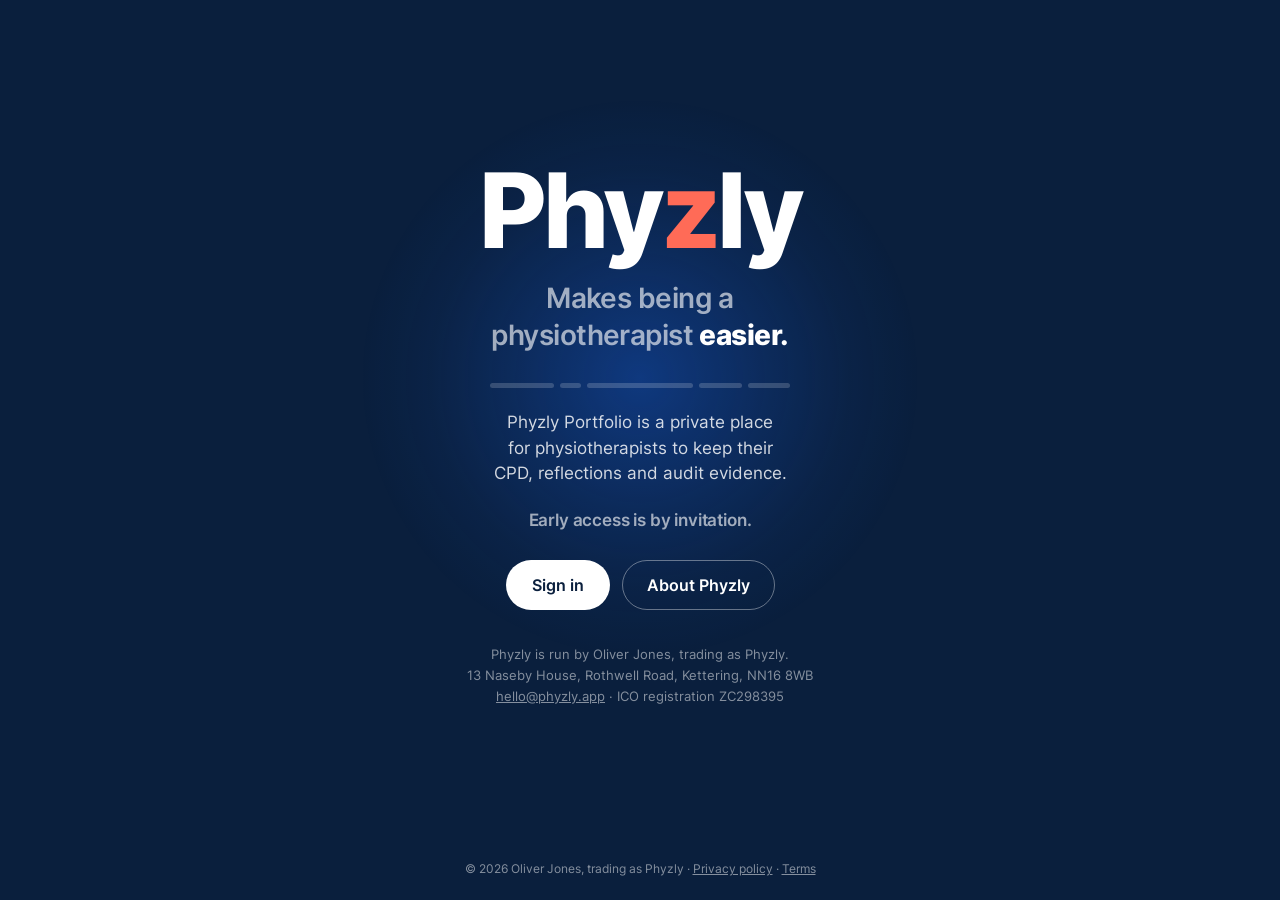
<file: index.html>
<!doctype html>
<html lang="en-GB">
<head>
<meta charset="utf-8">
<meta name="viewport" content="width=device-width, initial-scale=1, viewport-fit=cover">
<title>Phyzly</title>
<meta name="description" content="Phyzly makes being a physiotherapist easier. Early access is by invitation.">
<meta name="robots" content="noindex, nofollow">
<meta name="theme-color" content="#0A1F3D">
<link rel="icon" href="/favicon.svg" type="image/svg+xml">
<link rel="apple-touch-icon" href="/apple-touch-icon.png">
<link rel="stylesheet" href="/site.css">
</head>
<body>
<div class="glow" aria-hidden="true"></div>
<main>
  <h1 class="wm">Phy<span>z</span>ly</h1>
  <p class="strap">Makes being a physiotherapist <b>easier.</b></p>
  <div class="bar" aria-hidden="true"><span><i></i></span><span><i></i></span><span><i></i></span><span><i></i></span><span><i></i></span></div>
  <p class="lead">Phyzly Portfolio is a private place for physiotherapists to keep their CPD, reflections and audit evidence.</p>
  <p class="line">Early access is by invitation.</p>
  <div class="ctas"><a class="cta" href="/portfolio/">Sign in</a><a class="cta2" href="/about.html">About Phyzly</a></div>
  <p class="who">Phyzly is run by Oliver Jones, trading as Phyzly.<br><!-- ADDR -->13 Naseby House, Rothwell Road, Kettering, NN16 8WB<br><a href="mailto:hello@phyzly.app">hello@phyzly.app</a> · ICO registration ZC298395</p>
</main>
<footer>© 2026 Oliver Jones, trading as Phyzly · <a href="/privacy.html">Privacy policy</a> · <a href="/terms.html">Terms</a></footer>
</body>
</html>
</file>
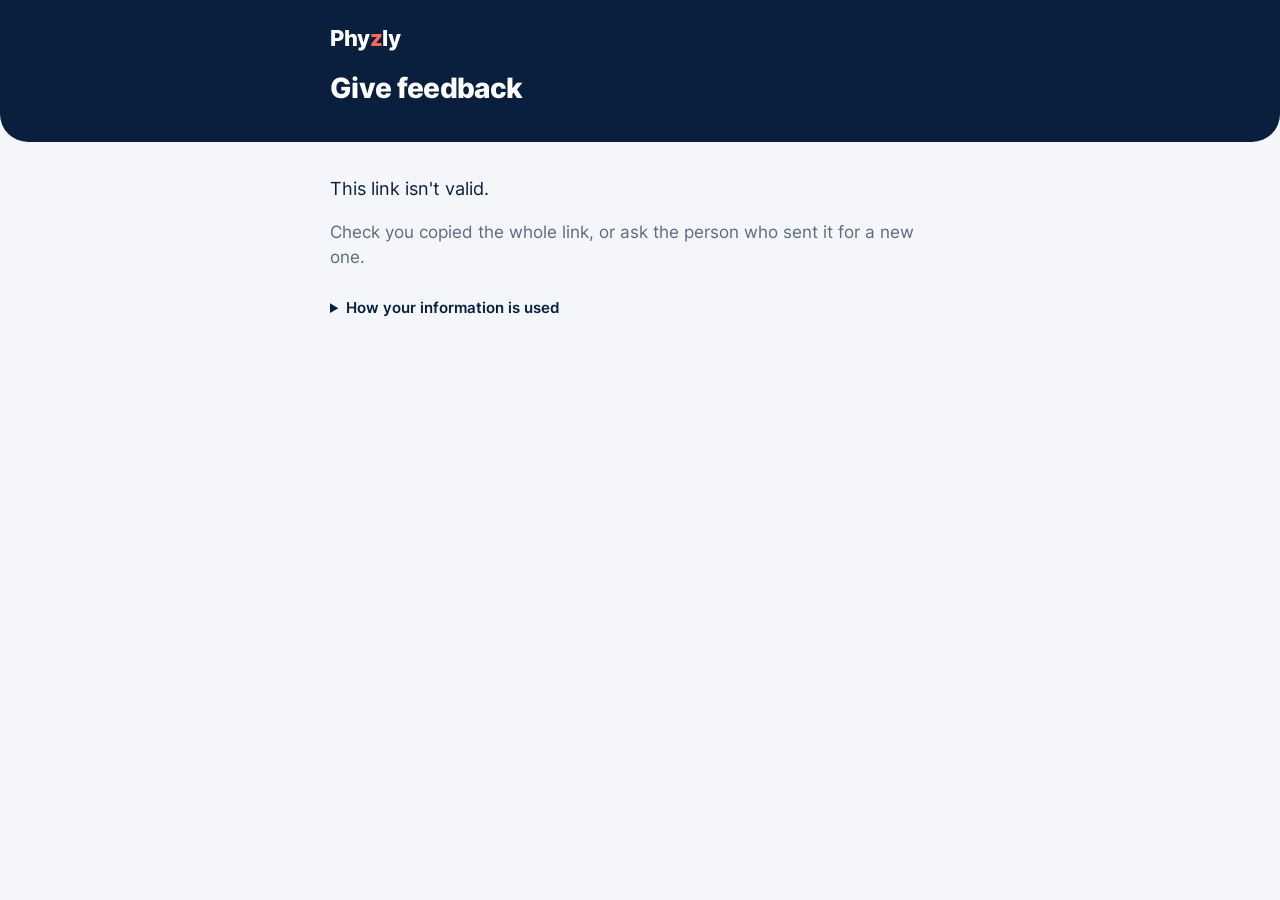
<file: feedback/index.html>
<!doctype html>
<html lang="en-GB">
<head>
<meta charset="utf-8">
<meta name="viewport" content="width=device-width, initial-scale=1, viewport-fit=cover">
<title>Give feedback · Phyzly</title>
<meta name="robots" content="noindex, nofollow">
<meta name="referrer" content="no-referrer">
<meta http-equiv="Content-Security-Policy" content="default-src 'none'; script-src 'unsafe-inline'; style-src 'unsafe-inline'; font-src 'self'; img-src 'self'; connect-src https://lrbxghrhxabnqvfgxrad.supabase.co; form-action 'none'; base-uri 'none'">
<meta name="theme-color" content="#0A1F3D">
<link rel="icon" href="/favicon.svg" type="image/svg+xml">
<style>
@font-face{font-family:Inter;font-style:normal;font-weight:400;font-display:swap;src:url(/fonts/inter-latin-400-normal.woff2) format("woff2")}
@font-face{font-family:Inter;font-style:normal;font-weight:600;font-display:swap;src:url(/fonts/inter-latin-600-normal.woff2) format("woff2")}
@font-face{font-family:Inter;font-style:normal;font-weight:800;font-display:swap;src:url(/fonts/inter-latin-800-normal.woff2) format("woff2")}
:root{--navy:#0A1F3D;--coral:#FF6B57;--blue:#1A6BFF;--ink:#0A1F3D;--mute:#5B6B82;--line:#DCE4F0;--bg:#F4F6FA;--bad:#C0392B;--badbg:#FBE4E0}
*{box-sizing:border-box}
html{-webkit-text-size-adjust:100%}
body{margin:0;background:var(--bg);color:var(--ink);font-family:Inter,-apple-system,BlinkMacSystemFont,"Segoe UI",system-ui,sans-serif;font-size:17px;line-height:1.5;-webkit-font-smoothing:antialiased}
header{background:var(--navy);color:#fff;padding:22px 16px 30px;border-radius:0 0 28px 28px}
.in{max-width:620px;margin:0 auto}
.wm{font-weight:800;font-size:1.35rem;letter-spacing:-.02em}.wm span{color:var(--coral)}
h1{font-size:1.75rem;line-height:1.2;font-weight:800;letter-spacing:-.02em;margin:18px 0 6px;overflow-wrap:anywhere}
header p{margin:0;color:rgba(255,255,255,.72);overflow-wrap:anywhere}
main{padding:16px 16px 40px}
label,.lab{display:block;font-weight:800;margin:18px 0 6px}
.opt{font-weight:400;color:var(--mute)}
.hint{color:var(--mute);font-size:.92rem;margin:-2px 0 6px}
input[type=text],textarea{width:100%;font:inherit;color:var(--ink);background:#fff;border:2px solid var(--line);border-radius:14px;padding:12px 14px}
textarea{min-height:120px;resize:vertical}
input:focus-visible,textarea:focus-visible,button:focus-visible,a:focus-visible{outline:3px solid #8FB4FF;outline-offset:2px}
.chips{display:flex;flex-wrap:wrap;gap:8px}
.chips label{margin:0;font-weight:600;font-size:.95rem;cursor:pointer}
.chips input{position:absolute;opacity:0;width:1px;height:1px}
.chips span{display:inline-block;border:2px solid var(--line);background:#fff;border-radius:999px;padding:8px 14px}
.chips input:checked+span{background:var(--blue);border-color:var(--blue);color:#fff}
.chips input:focus-visible+span{outline:3px solid #8FB4FF;outline-offset:2px}
.note{background:#fff;border:2px solid var(--line);border-radius:14px;padding:12px 14px;margin:20px 0 0}
.note b{display:block}
.ck{display:flex;gap:12px;align-items:flex-start;background:#fff;border:2px solid var(--line);border-radius:14px;padding:12px 14px;margin:12px 0 0;font-weight:600;cursor:pointer}
.ck input{width:22px;height:22px;margin:2px 0 0;flex:none;accent-color:var(--blue)}
button.go{display:block;width:100%;margin:18px 0 0;border:0;border-radius:999px;background:var(--navy);color:#fff;font:inherit;font-weight:800;padding:16px;cursor:pointer}
button.go[disabled]{opacity:.55;cursor:default}
.err{background:var(--badbg);color:var(--bad);font-weight:800;border-radius:14px;padding:12px 14px;margin:16px 0 0}
.hp{position:absolute;left:-9999px;width:1px;height:1px;overflow:hidden}
details{margin:26px 0 0;color:var(--mute);font-size:.92rem}
details summary{cursor:pointer;font-weight:600;color:var(--ink)}
details p{margin:8px 0 0}
a{color:var(--blue)}
.big{font-size:1.1rem}
[hidden]{display:none!important}
</style>
</head>
<body>
<header><div class="in">
<div class="wm" aria-label="Phyzly">Phy<span>z</span>ly</div>
<h1 id="h">Give feedback</h1>
<p id="sub">One moment…</p>
</div></header>
<main><div class="in">

<div id="bad" hidden>
<p class="big" id="badt"></p>
<p id="badd" style="color:var(--mute)"></p>
</div>

<form id="f" hidden novalidate>
<p class="hint" style="margin:4px 0 0">If anything shown above is abusive or shouldn't have been sent to you, email <a href="mailto:hello@phyzly.app">hello@phyzly.app</a>.</p>
<label for="role">Your role</label>
<input type="text" id="role" maxlength="80" autocomplete="organization-title" placeholder="e.g. Band 7 respiratory physiotherapist">

<label for="name">Your name <span class="opt">(optional)</span></label>
<p class="hint">Leave this blank if you'd rather give your role only.</p>
<input type="text" id="name" maxlength="80" autocomplete="name">

<div class="lab" id="rl">You are their…</div>
<div class="chips" role="radiogroup" aria-labelledby="rl">
<label><input type="radio" name="rel" value="sen"><span>Senior or supervisor</span></label>
<label><input type="radio" name="rel" value="peer"><span>Peer</span></label>
<label><input type="radio" name="rel" value="jun"><span>Student or junior they supervised</span></label>
<label><input type="radio" name="rel" value="mdt"><span>Colleague from another profession</span></label>
<label><input type="radio" name="rel" value="oth"><span>Someone else</span></label>
</div>

<p class="hint" style="margin-top:14px">Answer at least one of these two.</p>
<label for="well">What do they do well?</label>
<textarea id="well" maxlength="2000"></textarea>

<label for="work">What could they work on?</label>
<textarea id="work" maxlength="2000"></textarea>

<label for="other">Anything else? <span class="opt">(optional)</span></label>
<textarea id="other" maxlength="2000" style="min-height:90px"></textarea>

<div class="hp" aria-hidden="true"><label for="website">Leave this empty</label><input type="text" id="website" tabindex="-1" autocomplete="off"></div>

<div class="note"><b>Before you send</b><span id="n1"></span></div>
<label class="ck"><input type="checkbox" id="agree"><span id="agl"></span></label>

<div class="err" id="err" role="alert" hidden></div>
<button class="go" id="go" type="submit">Send feedback</button>

</form>

<div id="done" hidden>
<p class="big" id="donet"></p>
<p style="color:var(--mute)">You can close this page now. To see, correct or remove your feedback later, ask them or email <a href="mailto:hello@phyzly.app">hello@phyzly.app</a>.</p>
</div>

<details>
<summary>How your information is used</summary>
<!-- Address: the owner's current address (14 Nov 2026). Change it here, in pz_legal.js (PZL_ADDR) and at the ICO when the service address is ready. -->
<p>Phyzly is run by Oliver Jones, trading as Phyzly, <span id="addr">13 Naseby House, Rothwell Road, Kettering, NN16 8WB</span>, who is responsible for the information on this page (ICO registration ZC298395). Contact: <a href="mailto:hello@phyzly.app">hello@phyzly.app</a>.</p>
<p><b>What is kept:</b> your role, your name if you give it, your relationship to the person who asked, and what you write. No email address is collected. Like any website, the companies that host this page and our database record your IP address briefly in their security logs. This page has no cookies, no tracking and no analytics.</p>
<p><b>Why, and our lawful basis:</b> so the person who asked can read your feedback and use it for their professional development. We rely on legitimate interests: theirs in getting feedback from colleagues, and ours in providing the tool.</p>
<p><b>Who sees it:</b> the person who sent you this link, in their own Phyzly account, and anyone they choose to share their record with, such as a manager at appraisal. They can share it as a PDF or text copy, or by a read-only link to their appraisal pack that works for up to 14 days. Phyzly's owner can access the database to keep the service running, and looks at content only to fix a reported problem or when the law requires it.</p>
<p><b>How long:</b> until that person deletes it or closes their account.</p>
<p><b>Where:</b> your feedback is stored in London, with our database provider, Supabase, which acts only on our instructions. Its support staff and technical logs may be outside the UK, and this page is hosted by GitHub in the United States; both are covered by safeguards approved for that purpose.</p>
<p><b>Your rights:</b> you can ask for a copy of your feedback, or for it to be corrected or deleted, and you can object to it being kept. Ask the person you sent it to, or email us with their first name and the date you sent it. We'll reply within one month, and it's free.</p>
<p><b>Complaints:</b> email <a href="mailto:hello@phyzly.app">hello@phyzly.app</a> and we'll acknowledge within 30 days. You can also complain to the Information Commissioner's Office at ico.org.uk.</p>
<p><b>Rules:</b> don't write anything abusive, threatening or illegal, and don't include web or email addresses. The person you send it to can report feedback to us, and you can report what you were sent by emailing <a href="mailto:hello@phyzly.app">hello@phyzly.app</a>. See the <a href="/terms.html">Terms</a> and the <a href="/privacy.html">Privacy policy</a>.</p>
</details>

</div></main>
<script>
(function(){
  "use strict";
  var CFG = window.PZ_CFG || { url: "https://lrbxghrhxabnqvfgxrad.supabase.co", key: "sb_publishable_XjivnIAnqcuxpwN5j18Bpw_HnaazWPf" };
  var $ = function(id){ return document.getElementById(id); };
  var m = /(?:^#|[#&])t=([0-9a-f]{64})(?:&|$)/.exec(location.hash || ""), token = m ? m[1] : "", name = "", busy = false;
  function show(id){ ["bad", "f", "done"].forEach(function(k){ $(k).hidden = k !== id; }); }
  function bad(title, detail){ $("h").textContent = "Give feedback"; $("sub").textContent = ""; $("badt").textContent = title; $("badd").textContent = detail || ""; show("bad"); document.title = "Give feedback · Phyzly"; }
  function rpc(fn, body){
    var ac = new AbortController(), t = setTimeout(function(){ ac.abort(); }, 20000);
    return fetch(CFG.url + "/rest/v1/rpc/" + fn, { method: "POST", signal: ac.signal, cache: "no-store", credentials: "omit", referrerPolicy: "no-referrer",
      headers: { "Content-Type": "application/json", "apikey": CFG.key, "Authorization": "Bearer " + CFG.key }, body: JSON.stringify(body) })
      .then(function(r){ clearTimeout(t); if (!r.ok) throw new Error("http " + r.status); return r.json(); }, function(e){ clearTimeout(t); throw e; });
  }
  var WHY = {
    missing: ["This link isn't valid.", "Check you copied the whole link, or ask the person who sent it for a new one."],
    used: ["This link has already been used.", "Each link takes one piece of feedback. If you'd like to add more, ask them for a new link."],
    expired: ["This link has expired.", "Links work for 30 days. Ask the person who sent it for a new one."]
  };
  function why(k){ var w = WHY[k] || WHY.missing; bad(w[0], w[1]); }
  function err(t){ var e = $("err"); e.textContent = t; e.hidden = !t; }
  if (!token) return why("missing");
  rpc("feedback_request_open", { p_token: token }).then(function(d){
    if (!d || d.ok !== true) return why(d && d.why);
    name = String(d.first_name || "").slice(0, 40) || "your colleague";
    var ctx = String(d.context || "").slice(0, 80);
    document.title = "Feedback for " + name + " · Phyzly";
    $("h").textContent = "Feedback for " + name;
    $("sub").textContent = name + " has asked for your feedback on their practice" + (ctx ? ": " + ctx : "") + ". It takes a few minutes.";
    $("n1").textContent = "Please don't include patient names or details, or web or email addresses. Your feedback goes to " + name + " only. They'll see your role, and your name if you give it. They may keep it in their portfolio and share it for their development, for example at supervision, at appraisal or in a job application.";
    $("agl").textContent = "I'm happy for " + name + " to keep and use my feedback in this way.";
    show("f");
  }, function(){ bad("We couldn't open this link just now.", "Check your connection, then reload the page. Your link hasn't been used."); });
  /* web or email addresses: the same rules as the database (backend/012, public.fb_has_link). Lower-case only for a
     bare domain, so a missing space ("Handover.Info") isn't mistaken for one. */
  var TLD = "com|net|org|uk|io|info|biz|xyz|ru|cn|onion|gov|edu|scot|wales|cymru|ie|app|ly|co|me|dev|ai|tv|us|eu|nz|au|ca|link|site|online|page|gl|gd|ws";
  function hasLink(t){ t = String(t || ""); return /(https?:|www\.)/i.test(t) || /[^\s@]@[a-z0-9-]+(\.[a-z0-9-]+)*\.[a-z]{2,}/i.test(t) ||
    new RegExp("[a-z0-9-]\\.(" + TLD + ")(\\/|\\b)").test(t) || new RegExp("[a-z0-9-]\\.(" + TLD + ")\\/", "i").test(t); }
  $("f").addEventListener("submit", function(ev){
    ev.preventDefault(); if (busy) return;
    var v = function(id){ return $(id).value.replace(/\s+$/, "").replace(/^\s+/, ""); };
    var role = v("role"), well = v("well"), work = v("work"), other = v("other"), rel = (document.querySelector('input[name=rel]:checked') || {}).value || "";
    if ($("website").value) return;                                   /* filled only by automated form-fillers */
    if (!role){ err("Add your role, so " + name + " knows who the feedback is from."); $("role").focus(); return; }
    if (!rel){ err("Choose how you know " + name + "."); document.querySelector('input[name=rel]').focus(); return; }
    if (!well && !work && !other){ err("Write something in at least one of the boxes."); $("well").focus(); return; }
    if (hasLink([v("name"), role, well, work, other].join(" "))){ err("Please take out any web or email addresses. Feedback can't include them."); return; }
    if (!$("agree").checked){ err("Tick the box to say you're happy for " + name + " to keep your feedback."); $("agree").focus(); return; }
    err(""); busy = true; $("go").disabled = true; $("go").textContent = "Sending…";
    rpc("feedback_request_answer", { p_token: token, p_name: v("name"), p_role: role, p_rel: rel, p_well: well, p_work: work, p_other: other }).then(function(d){
      if (d && d.ok === true){
        try{ history.replaceState(null, "", location.pathname); }catch(e){}
        $("h").textContent = "Thank you"; $("sub").textContent = ""; $("donet").textContent = "Your feedback has been sent to " + name + "."; show("done"); window.scrollTo(0, 0); return;
      }
      busy = false; $("go").disabled = false; $("go").textContent = "Send feedback";
      var k = d && d.why;
      if (k === "used" || k === "expired" || k === "missing") return why(k);
      err(k === "link" ? "Please take out any web or email addresses. Feedback can't include them." : k === "role" ? "Add your role (up to 80 characters)." : k === "long" ? "One of the boxes is too long. Shorten it to 2,000 characters." : k === "empty" ? "Write something in at least one of the boxes." : "That didn't send. Try again.");
    }, function(){ busy = false; $("go").disabled = false; $("go").textContent = "Send feedback"; err("That didn't send. Check your connection and try again. Nothing you've written has been lost."); });
  });
})();
</script>
</body>
</html>
</file>
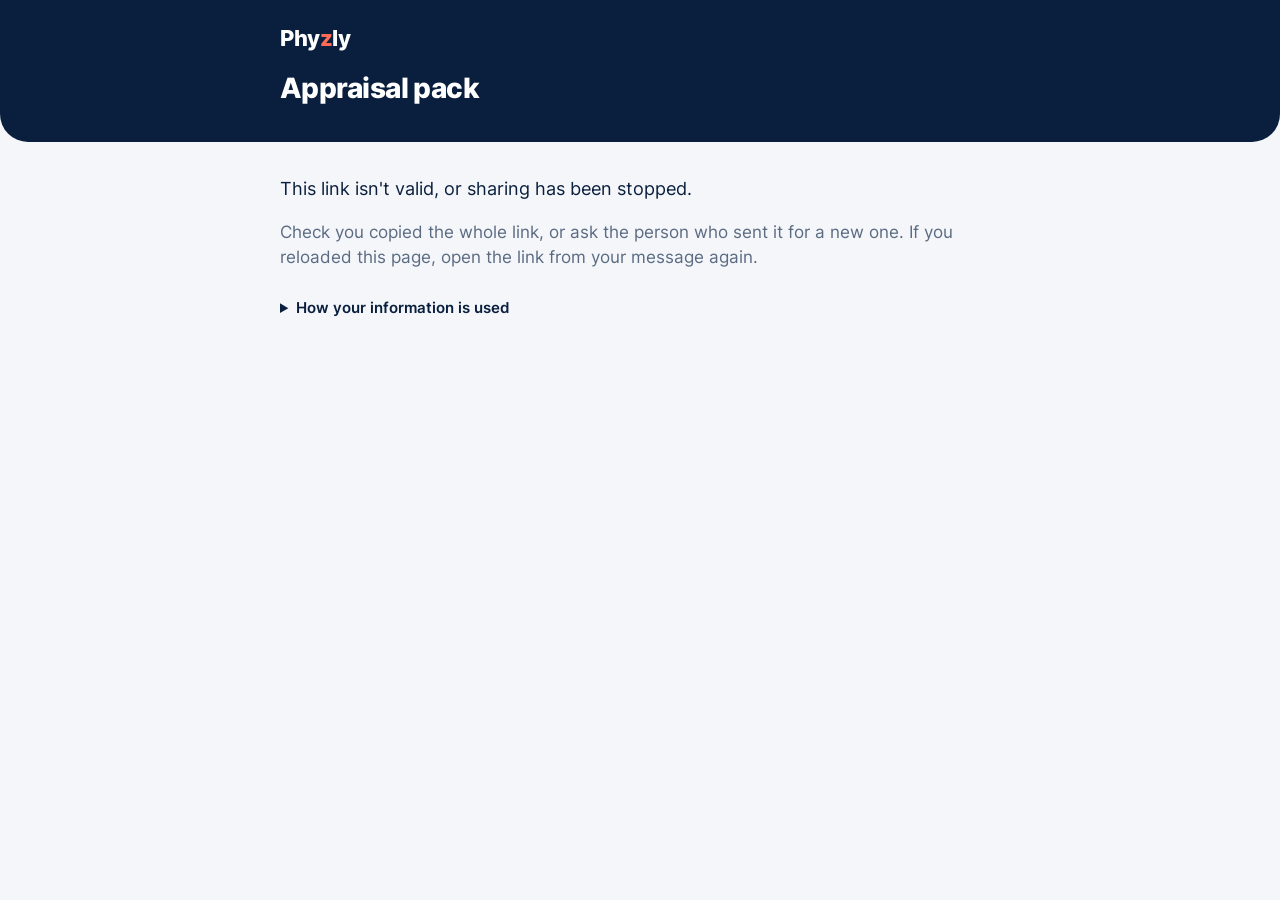
<file: pack/index.html>
<!doctype html>
<html lang="en-GB">
<head>
<meta charset="utf-8">
<meta name="viewport" content="width=device-width, initial-scale=1, viewport-fit=cover">
<title>Appraisal pack · Phyzly</title>
<meta name="robots" content="noindex, nofollow, noarchive">
<meta name="referrer" content="no-referrer">
<meta name="format-detection" content="telephone=no, date=no, address=no, email=no">
<meta http-equiv="Content-Security-Policy" content="default-src 'none'; script-src 'unsafe-inline'; style-src 'unsafe-inline'; font-src 'self'; img-src 'self'; connect-src https://lrbxghrhxabnqvfgxrad.supabase.co; form-action 'none'; base-uri 'none'">
<meta name="theme-color" content="#0A1F3D">
<link rel="icon" href="/favicon.svg" type="image/svg+xml">
<style>
@font-face{font-family:Inter;font-style:normal;font-weight:400;font-display:swap;src:url(/fonts/inter-latin-400-normal.woff2) format("woff2")}
@font-face{font-family:Inter;font-style:normal;font-weight:600;font-display:swap;src:url(/fonts/inter-latin-600-normal.woff2) format("woff2")}
@font-face{font-family:Inter;font-style:normal;font-weight:800;font-display:swap;src:url(/fonts/inter-latin-800-normal.woff2) format("woff2")}
:root{--navy:#0A1F3D;--coral:#FF6B57;--blue:#1A6BFF;--ink:#0A1F3D;--mute:#5B6B82;--line:#DCE4F0;--bg:#F4F6FA}
*{box-sizing:border-box}
html{-webkit-text-size-adjust:100%}
body{margin:0;background:var(--bg);color:var(--ink);font-family:Inter,-apple-system,BlinkMacSystemFont,"Segoe UI",system-ui,sans-serif;font-size:17px;line-height:1.5;-webkit-font-smoothing:antialiased}
header{background:var(--navy);color:#fff;padding:22px 16px 30px;border-radius:0 0 28px 28px}
.in{max-width:720px;margin:0 auto}
.wm{font-weight:800;font-size:1.35rem;letter-spacing:-.02em}.wm span{color:var(--coral)}
h1{font-size:1.75rem;line-height:1.2;font-weight:800;letter-spacing:-.02em;margin:18px 0 6px;overflow-wrap:anywhere}
header p{margin:0;color:rgba(255,255,255,.72);overflow-wrap:anywhere}
main{padding:16px 16px 40px}
.big{font-size:1.1rem}
.note{background:#fff;border:2px solid var(--line);border-radius:14px;padding:12px 14px;margin:4px 0 0}
.note b{display:block}
.who{margin:20px 0 0;font-weight:800;font-size:1.15rem;overflow-wrap:anywhere}
.meta{margin:2px 0 0;color:var(--mute);overflow-wrap:anywhere}
.conf{margin:10px 0 0;font-weight:600;white-space:pre-wrap;overflow-wrap:anywhere}
.conf small{display:block;font-weight:400;color:var(--mute);font-size:.86rem;margin-top:4px}
h2{font-size:1.25rem;font-weight:800;letter-spacing:-.01em;margin:28px 0 8px;padding-top:14px;border-top:2px solid var(--line);overflow-wrap:anywhere}
.p{margin:0 0 8px;white-space:pre-wrap;overflow-wrap:anywhere}
.p.m{color:var(--mute);font-size:.92rem}
.q{margin:14px 0 2px;font-weight:600;color:var(--mute);font-size:.95rem;overflow-wrap:anywhere}
.a{margin:0;white-space:pre-wrap;overflow-wrap:anywhere}
dl{margin:0;display:grid;grid-template-columns:minmax(0,1.4fr) minmax(0,1fr);gap:6px 14px}
dt{color:var(--mute);overflow-wrap:anywhere}dd{margin:0;font-weight:600;overflow-wrap:anywhere}
ul{margin:0;padding-left:22px}li{margin:0 0 6px;white-space:pre-wrap;overflow-wrap:anywhere}
.rows{margin:6px 0 0;background:#fff;border:2px solid var(--line);border-radius:14px;overflow:hidden}
.row{padding:10px 14px;border-top:1px solid var(--line)}.row:first-child{border-top:0}
.row b{display:block;font-weight:600;overflow-wrap:anywhere}.row span{display:block;color:var(--mute);font-size:.9rem;overflow-wrap:anywhere}
.foot{margin:28px 0 0;color:var(--mute);font-size:.92rem;overflow-wrap:anywhere}
button.pr{display:inline-block;margin:18px 0 0;border:2px solid var(--line);border-radius:999px;background:#fff;color:var(--ink);font:inherit;font-weight:600;padding:10px 18px;cursor:pointer}
button:focus-visible,a:focus-visible,summary:focus-visible{outline:3px solid #8FB4FF;outline-offset:2px}
details{margin:26px 0 0;color:var(--mute);font-size:.92rem}
details summary{cursor:pointer;font-weight:600;color:var(--ink)}
details p{margin:8px 0 0}
a{color:var(--blue)}
[hidden]{display:none!important}
@media print{body{background:#fff;font-size:11pt}header{background:none;color:#000;padding:0 0 8px;border-radius:0}header p{color:#333}.wm span{color:inherit}button.pr,details,.rep{display:none!important}.rows,.note{border-width:1px}main{padding:8px 0}}
</style>
</head>
<body>
<header><div class="in">
<div class="wm" aria-label="Phyzly">Phy<span>z</span>ly</div>
<h1 id="h">Appraisal pack</h1>
<p id="sub">One moment…</p>
</div></header>
<main><div class="in">

<div id="bad" hidden>
<p class="big" id="badt"></p>
<p id="badd" style="color:var(--mute)"></p>
</div>

<div id="pk" hidden>
<div class="note"><b>Read only</b><span id="n1"></span></div>
<p class="who" id="who"></p>
<p class="meta" id="meta"></p>
<p class="conf" id="conf" hidden></p>
<div id="secs"></div>
<p class="foot" id="foot"></p>
<button class="pr" type="button" id="pr">Print</button>
<p class="foot rep">If anything here is abusive or shouldn't have been sent to you, email <a href="mailto:hello@phyzly.app" id="repa">hello@phyzly.app</a><span id="repr"></span>.</p>
</div>

<details>
<summary>How your information is used</summary>
<!-- Address: the owner's current address (14 Nov 2026). Change it here, in pz_legal.js (PZL_ADDR), in feedback/index.html, in signoff/index.html and at the ICO when the service address is ready. -->
<p>Phyzly is run by Oliver Jones, trading as Phyzly, <span id="addr">13 Naseby House, Rothwell Road, Kettering, NN16 8WB</span>, who is responsible for the information on this page (ICO registration ZC298395). Contact: <a href="mailto:hello@phyzly.app">hello@phyzly.app</a>.</p>
<p><b>What is kept about you:</b> nothing you type, because this page asks you for nothing. Each time this link is opened, a count goes up and the time is noted. The person who shared the pack can see the count and the last time, not who opened it. The count and the time are deleted with the shared copy. Like any website, the companies that host this page and our database record your IP address briefly in their security logs. This page has no cookies, no tracking and no analytics.</p>
<p><b>Why, and our lawful basis:</b> the count lets the person who shared their pack see that it has been read, and notice if it has been opened more often than they expect. We rely on legitimate interests: theirs in keeping control of what they've shared, and ours in providing the tool.</p>
<p><b>What you're reading:</b> a copy of that person's own record, shared by them. It is stored in London with our database provider, Supabase, which acts only on our instructions, and is deleted when they stop sharing, or within a day of the link ending. This page is hosted by GitHub in the United States. Both are covered by safeguards approved for that purpose.</p>
<p><b>If the pack mentions you:</b> you can ask for a copy of what it says about you, or for it to be corrected or removed, and you can object to it being shared. Ask the person who shared it, or email us. You can also ask us what the count shows, or object to it, by emailing us. We'll reply within one month, and it's free.</p>
<p><b>Complaints:</b> email <a href="mailto:hello@phyzly.app">hello@phyzly.app</a> and we'll acknowledge within 30 days. You can also complain to the Information Commissioner's Office at ico.org.uk.</p>
<p><b>Rules:</b> this pack was shared with you by the person it belongs to. Please don't pass the link on. If you print or save the pack, keep it as you would any appraisal paperwork. See the <a href="/terms.html">Terms</a> and the <a href="/privacy.html">Privacy policy</a>.</p>
</details>

</div></main>
<script>
(function(){
  "use strict";
  var CFG = window.PZ_CFG || { url: "https://lrbxghrhxabnqvfgxrad.supabase.co", key: "sb_publishable_XjivnIAnqcuxpwN5j18Bpw_HnaazWPf" };
  var $ = function(id){ return document.getElementById(id); };
  var m = /(?:^#|[#&])t=([0-9a-f]{64})(?:&|$)/.exec(location.hash || ""), token = m ? m[1] : "";
  var MON = ["January","February","March","April","May","June","July","August","September","October","November","December"];
  function longDate(d){ var x = /^(\d{4})-(\d{2})-(\d{2})/.exec(String(d || "")); return x ? (+x[3]) + " " + MON[+x[2] - 1] + " " + x[1] : ""; }
  function when(t){ var d = new Date(t); if (isNaN(d)) return ""; var p = function(n){ return (n < 10 ? "0" : "") + n; };
    return d.getDate() + " " + MON[d.getMonth()] + " " + d.getFullYear() + " at " + p(d.getHours()) + ":" + p(d.getMinutes()); }
  function show(id){ ["bad", "pk"].forEach(function(k){ $(k).hidden = k !== id; }); }
  function bad(title, detail){ $("h").textContent = "Appraisal pack"; $("sub").textContent = ""; $("badt").textContent = title; $("badd").textContent = detail || ""; show("bad"); }
  function str(x, n){ return (typeof x === "string" || typeof x === "number") ? String(x).slice(0, n) : ""; }
  function el(tag, cls, text){ var e = document.createElement(tag); if (cls) e.className = cls; if (text != null) e.textContent = text; return e; }
  function arr(x, n){ return Array.isArray(x) ? x.slice(0, n) : []; }
  /* everything is written as text: nothing in the pack can become a link, an image or markup */
  function block(b){
    if (!b || typeof b !== "object") return null;
    var t = b.t, w;
    if (t === "p"){ return el("p", "p" + (b.m ? " m" : ""), str(b.x, 6000)); }
    if (t === "qa"){ w = document.createDocumentFragment(); w.appendChild(el("p", "q", str(b.q, 300))); w.appendChild(el("p", "a", str(b.a, 8000))); return w; }
    if (t === "kv"){ w = el("dl"); arr(b.r, 60).forEach(function(r){ if (!Array.isArray(r)) return; w.appendChild(el("dt", "", str(r[0], 300))); w.appendChild(el("dd", "", str(r[1], 600))); }); return w.childNodes.length ? w : null; }
    if (t === "ul"){ w = el("ul"); arr(b.i, 400).forEach(function(x){ var s = str(x, 3000); if (s) w.appendChild(el("li", "", s)); }); return w.childNodes.length ? w : null; }
    if (t === "rows"){ w = el("div", "rows"); arr(b.r, 3000).forEach(function(r){ if (!r || typeof r !== "object") return; var d = el("div", "row"); d.appendChild(el("b", "", str(r.a, 600))); var s = str(r.b, 1200); if (s) d.appendChild(el("span", "", s)); w.appendChild(d); }); return w.childNodes.length ? w : null; }
    return null;
  }
  var WHY = {
    missing: ["This link isn't valid, or sharing has been stopped.", "Check you copied the whole link, or ask the person who sent it for a new one. If you reloaded this page, open the link from your message again."],
    expired: ["This link has ended.", "Shared packs can be read for a set time only. Ask the person who sent it for a new link."]
  };
  function why(k){ var w = WHY[k] || WHY.missing; bad(w[0], w[1]); }
  $("pr").addEventListener("click", function(){ try{ window.print(); }catch(e){} });
  if (window.top !== window.self) return why("missing");          /* never shown inside another page */
  if (!token) return why("missing");
  var ac = new AbortController(), timer = setTimeout(function(){ ac.abort(); }, 20000);
  fetch(CFG.url + "/rest/v1/rpc/pack_share_open", { method: "POST", signal: ac.signal, cache: "no-store", credentials: "omit", referrerPolicy: "no-referrer",
    headers: { "Content-Type": "application/json", "apikey": CFG.key, "Authorization": "Bearer " + CFG.key }, body: JSON.stringify({ p_token: token }) })
  .then(function(r){ clearTimeout(timer); if (!r.ok) throw new Error("http " + r.status); return r.json(); }, function(e){ clearTimeout(timer); throw e; })
  .then(function(d){
    if (!d || d.ok !== true) return why(d && d.why);
    var c = d.content && typeof d.content === "object" ? d.content : {};
    var name = str(d.first_name, 40) || "Your colleague", title = str(c.title, 80) || "Appraisal pack";
    document.title = name + "'s appraisal pack · Phyzly";
    $("h").textContent = name + "'s appraisal pack";
    var ends = when(d.expires_at), upd = when(d.updated_at);
    $("sub").textContent = "Shared by " + name + " through Phyzly." + (ends ? " This link works until " + ends + "." : "") + (upd ? " Last updated " + upd + "." : "");
    $("n1").textContent = "This is " + name + "'s own record, put together by them and shared with you. It isn't your employer's appraisal form, and Phyzly hasn't checked it, including who gave any feedback in it. " + name + " can see how many times this link has been opened, and when it was last opened. Please don't pass the link on.";
    var who = str(c.name, 80), prof = str(c.prof, 80);
    $("who").textContent = title + (who ? ": " + who + (prof ? ", " + prof : "") : "");
    var f = longDate(c.from), t = longDate(c.to), on = longDate(c.on);
    $("meta").textContent = (f && t ? f + " to " + t : "") + (on ? (f && t ? " · " : "") + "Appraisal on " + on : "");
    var conf = str(c.conf, 1600);
    if (conf){ $("conf").textContent = conf; var cn = str(c.confNote, 600); if (cn) $("conf").appendChild(el("small", "", cn)); $("conf").hidden = false; }
    var secs = $("secs");
    arr(c.sections, 20).forEach(function(s){
      if (!s || typeof s !== "object") return;
      var kids = arr(s.b, 3200).map(block).filter(Boolean); if (!kids.length) return;
      secs.appendChild(el("h2", "", str(s.h, 80))); kids.forEach(function(k){ secs.appendChild(k); });
    });
    $("foot").textContent = str(c.foot, 400);
    var ref = /^[0-9a-f-]{36}$/.test(String(d.ref || "")) ? String(d.ref) : "";
    if (ref){ $("repr").textContent = " and quote the reference " + ref; $("repa").href = "mailto:hello@phyzly.app?subject=" + encodeURIComponent("Report a shared pack (" + ref + ")"); }
    show("pk");
    /* the code is taken out of the address bar and this tab's history, so it isn't left behind on a shared computer */
    try{ history.replaceState(null, "", location.pathname); }catch(e){}
  }, function(){ bad("We couldn't open this link just now.", "Check your connection, then reload the page."); });
})();
</script>
</body>
</html>
</file>
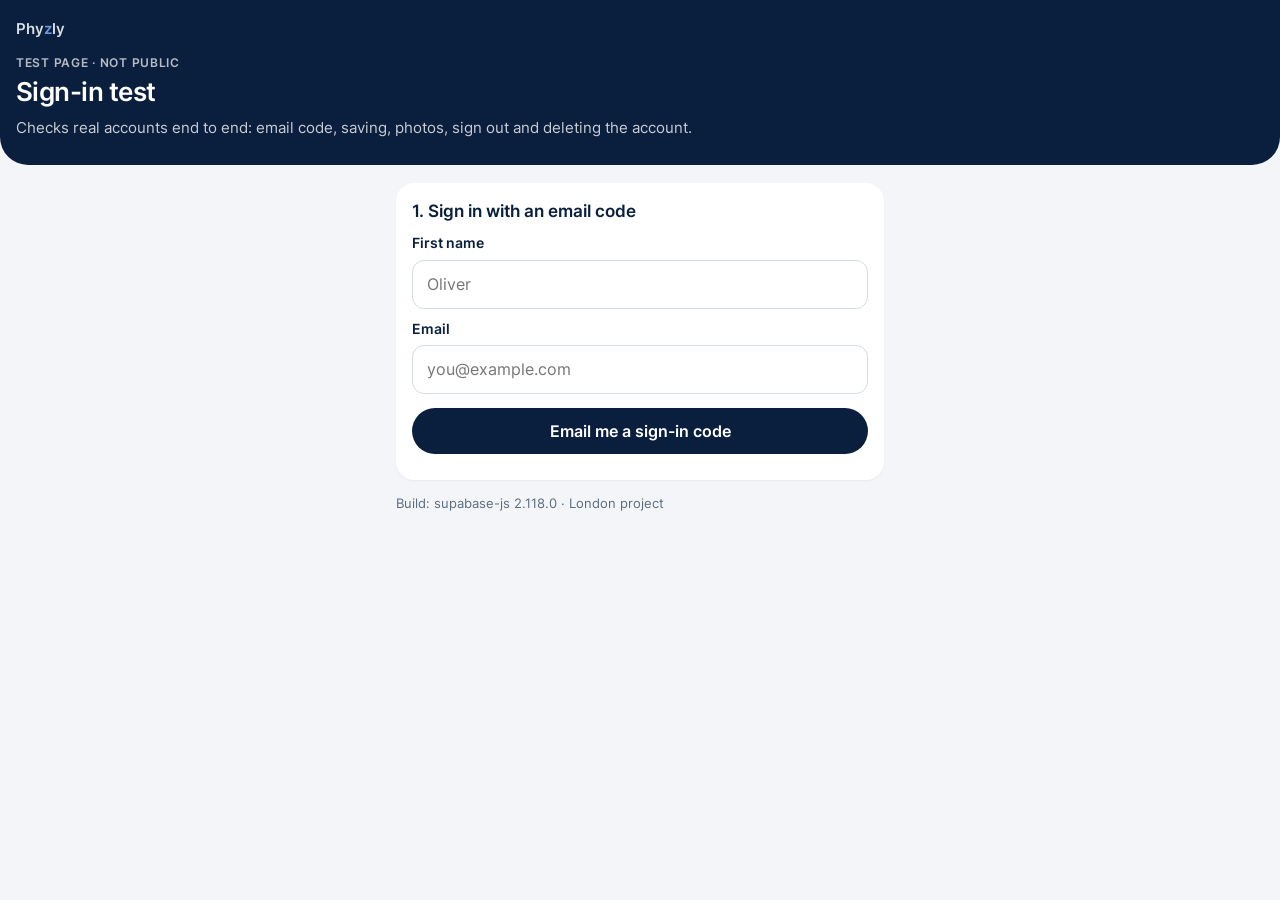
<file: portfolio-test/index.html>
<!doctype html>
<html lang="en-GB">
<head>
<meta charset="utf-8">
<meta name="viewport" content="width=device-width, initial-scale=1, viewport-fit=cover">
<meta name="robots" content="noindex, nofollow">
<title>Phyzly sign-in test</title>
<meta name="theme-color" content="#0A1F3D">
<link rel="icon" href="/favicon.svg" type="image/svg+xml">
<style>
@font-face{font-family:Inter;font-weight:400;font-display:swap;src:url(/fonts/inter-latin-400-normal.woff2) format("woff2")}
@font-face{font-family:Inter;font-weight:600;font-display:swap;src:url(/fonts/inter-latin-600-normal.woff2) format("woff2")}
:root{--band:#0A1F3D;--bg:#F3F5F8;--card:#fff;--ink:#0A1F3D;--mute:#5B6B82;--line:#D5DCE6;--blue:#1A6BFF;--ok:#12805C;--bad:#C2413B}
*{box-sizing:border-box}
body{margin:0;background:var(--bg);color:var(--ink);font:400 16px/1.45 Inter,-apple-system,system-ui,sans-serif;-webkit-font-smoothing:antialiased}
header{background:var(--band);color:#fff;padding:calc(18px + env(safe-area-inset-top)) 16px 26px;border-radius:0 0 28px 28px}
header .wm{font-weight:700;font-size:15px;opacity:.85}header .wm i{font-style:normal;color:#7FB2FF}
header .ey{margin:14px 0 2px;font-size:12px;font-weight:600;letter-spacing:.06em;text-transform:uppercase;opacity:.7}
header h1{margin:0;font-size:26px;letter-spacing:-.02em}
header p{margin:6px 0 0;opacity:.78;font-size:15px}
main{max-width:520px;margin:0 auto;padding:18px 16px 60px}
.card{background:var(--card);border-radius:18px;padding:16px;margin:0 0 14px;box-shadow:0 1px 2px rgba(10,31,61,.06)}
h2{font-size:17px;margin:0 0 8px}
label{display:block;font-weight:600;font-size:14px;margin:10px 0 6px}
input{width:100%;font:inherit;padding:12px 14px;border:1.5px solid var(--line);border-radius:12px;background:#fff;color:var(--ink)}
input:focus{outline:none;border-color:var(--blue)}
.code{font-size:26px;letter-spacing:10px;text-align:center}
button{font:600 16px Inter,-apple-system,system-ui,sans-serif;border:0;border-radius:999px;padding:13px 18px;cursor:pointer}
.go{width:100%;background:var(--band);color:#fff;margin-top:14px}
.go:disabled{opacity:.45}
.sec{width:100%;background:#fff;color:var(--ink);border:1.5px solid var(--line);margin-top:10px}
.lnk{background:none;color:var(--blue);padding:8px 0;font-weight:400}
.danger{color:var(--bad);border-color:#E9B7B4}
.small{font-size:13px;color:var(--mute)}
.msg{margin:10px 0 0;font-size:14px}.msg.err{color:var(--bad)}.msg.ok{color:var(--ok)}
ul.checks{list-style:none;margin:0;padding:0}
ul.checks li{display:flex;gap:10px;align-items:flex-start;padding:8px 0;border-bottom:1px solid #EEF1F5;font-size:15px}
ul.checks li:last-child{border-bottom:0}
ul.checks b{width:22px;flex:none;text-align:center}
.pass b{color:var(--ok)}.fail b{color:var(--bad)}.todo b{color:var(--mute)}
.fail small{color:var(--bad)}
.entry{padding:10px 0;border-bottom:1px solid #EEF1F5}.entry:last-child{border-bottom:0}
.thumbs{display:flex;gap:8px;flex-wrap:wrap;margin-top:8px}.thumbs img{width:88px;height:88px;object-fit:cover;border-radius:10px;border:1px solid var(--line)}
.hide{display:none}
</style>
</head>
<body>
<header>
  <div class="wm">Phy<i>z</i>ly</div>
  <div class="ey">Test page · not public</div>
  <h1>Sign-in test</h1>
  <p>Checks real accounts end to end: email code, saving, photos, sign out and deleting the account.</p>
</header>
<main>
  <section id="vEmail" class="card">
    <h2>1. Sign in with an email code</h2>
    <label for="fn">First name</label>
    <input id="fn" autocomplete="given-name" maxlength="40" placeholder="Oliver">
    <label for="em">Email</label>
    <input id="em" type="email" inputmode="email" autocomplete="email" autocapitalize="off" maxlength="120" placeholder="you@example.com">
    <button class="go" id="send">Email me a sign-in code</button>
    <p id="mEmail" class="msg" role="status" aria-live="polite"></p>
  </section>

  <section id="vCode" class="card hide">
    <h2>2. Enter the 6-digit code</h2>
    <p class="small" id="sentTo"></p>
    <input id="code" class="code" inputmode="numeric" autocomplete="one-time-code" maxlength="6" aria-label="6-digit code">
    <button class="go" id="verify" disabled>Sign in</button>
    <button class="lnk" id="back">Use a different email</button>
    <p id="mCode" class="msg" role="status" aria-live="polite"></p>
  </section>

  <section id="vIn" class="hide">
    <div class="card">
      <h2>Signed in</h2>
      <p class="small" id="who"></p>
      <button class="sec" id="runAll">Run all checks</button>
    </div>
    <div class="card">
      <h2>Checks</h2>
      <ul class="checks" id="checks"></ul>
    </div>
    <div class="card">
      <h2>Your test entries</h2>
      <div id="entries" class="small">None yet.</div>
      <label for="photo">Attach a test photo (optional)</label>
      <input id="photo" type="file" accept="image/*">
      <p id="mPhoto" class="msg" role="status" aria-live="polite"></p>
      <div class="thumbs" id="thumbs"></div>
    </div>
    <div class="card">
      <button class="sec" id="signout">Sign out</button>
      <button class="sec danger" id="delacct">Delete this test account</button>
      <p class="small">Reload the page before signing out to check you stay signed in.</p>
      <p id="mOut" class="msg" role="status" aria-live="polite"></p>
    </div>
  </section>
  <p class="small">Build: supabase-js 2.118.0 · London project</p>
</main>

<script src="/vendor/supabase-js-2.118.0.js"></script>
<script>
(function(){
  const CFG = { url: "https://lrbxghrhxabnqvfgxrad.supabase.co", key: "sb_publishable_XjivnIAnqcuxpwN5j18Bpw_HnaazWPf" };
  const sb = supabase.createClient(CFG.url, CFG.key, { auth: { persistSession: true, autoRefreshToken: true, detectSessionInUrl: true } });
  const $ = id => document.getElementById(id);
  const show = v => ["vEmail","vCode","vIn"].forEach(x => $(x).classList.toggle("hide", x !== v));
  const say = (id, t, cls) => { const e = $(id); e.textContent = t || ""; e.className = "msg " + (cls || ""); };
  const okEmail = v => /^[^\s@]+@[^\s@]+\.[^\s@]{2,}$/.test(v);
  const nice = e => (e && (e.message || e.error_description || String(e))) || "Unknown error";
  let email = "", user = null;

  /* ---------- checks list ---------- */
  const CHECKS = [
    ["session", "Stays signed in on this device"],
    ["profile", "Profile was created and can be read"],
    ["profileSave", "Profile can be updated (role and band)"],
    ["entrySave", "A CPD entry saves to the database"],
    ["entryRead", "The entry reads back with its reflection"],
    ["entryEdit", "The entry can be edited"],
    ["other", "Another person's rows can't be seen"],
    ["anon", "Signed out, nothing can be read"],
    ["state", "Settings save and read back"]
  ];
  const res = {};
  function drawChecks(){
    $("checks").innerHTML = CHECKS.map(([k, t]) => { const r = res[k]; const c = r ? (r.ok ? "pass" : "fail") : "todo";
      return `<li class="${c}"><b>${r ? (r.ok ? "✓" : "✕") : "·"}</b><span>${t}${r && !r.ok ? `<br><small>${r.why.replace(/[<&]/g, "")}</small>` : ""}</span></li>`; }).join("");
  }
  const mark = (k, ok, why) => { res[k] = { ok, why: why || "" }; drawChecks(); };

  /* ---------- sign in ---------- */
  $("send").onclick = async () => {
    email = $("em").value.trim().toLowerCase();
    if (!okEmail(email)) return say("mEmail", "Enter a valid email address.", "err");
    $("send").disabled = true; say("mEmail", "Sending…");
    const { error } = await sb.auth.signInWithOtp({ email, options: { shouldCreateUser: true, data: { first_name: $("fn").value.trim().slice(0, 40) } } });
    $("send").disabled = false;
    if (error) return say("mEmail", "Couldn't send the code: " + nice(error), "err");
    $("sentTo").textContent = "We sent a code to " + email + ". It expires in 10 minutes. Check your junk folder too.";
    show("vCode"); $("code").value = ""; $("code").focus();
  };
  $("code").oninput = () => { $("code").value = $("code").value.replace(/\D/g, "").slice(0, 6); $("verify").disabled = $("code").value.length !== 6; if ($("code").value.length === 6) $("verify").click(); };
  $("back").onclick = () => show("vEmail");
  $("verify").onclick = async () => {
    if ($("verify").disabled) return;
    $("verify").disabled = true; say("mCode", "Checking…");
    const { data, error } = await sb.auth.verifyOtp({ email, token: $("code").value, type: "email" });
    if (error) { $("verify").disabled = false; return say("mCode", "That code didn't work: " + nice(error), "err"); }
    say("mCode", ""); signedIn(data.user);
  };

  async function signedIn(u){
    user = u; show("vIn");
    $("who").textContent = "Signed in as " + (u.email || "your account") + " · account " + u.id.slice(0, 8);
    drawChecks(); listEntries();
  }

  /* ---------- the checks ---------- */
  async function runAll(){
    $("runAll").disabled = true;
    try {
      const { data: s } = await sb.auth.getSession();
      mark("session", !!(s && s.session), s && s.session ? "" : "No saved session");

      let r = await sb.from("profiles").select("id, first_name, role, band").eq("id", user.id).maybeSingle();
      mark("profile", !r.error && !!r.data, r.error ? nice(r.error) : (r.data ? "" : "No profile row (the sign-up trigger may not have run)"));

      r = await sb.from("profiles").update({ role: "sta", band: "5", newly_qualified: true, nation: "wales" }).eq("id", user.id).select("role, band").maybeSingle();
      mark("profileSave", !r.error && r.data && r.data.band === "5", r.error ? nice(r.error) : "Update didn't stick");

      const id = "test-" + Date.now().toString(36);
      r = await sb.from("cpd_entries").insert({ id, entry_date: new Date().toISOString().slice(0, 10), title: "Test entry: sign-in check", type: "reading", minutes: 30, model: "std", reflection: { l: "Testing Phyzly accounts.", c: "Checking entries save.", b: "Me." }, extra: { test: 1 } }).select("id").maybeSingle();
      mark("entrySave", !r.error && !!r.data, r.error ? nice(r.error) : "Nothing came back");

      r = await sb.from("cpd_entries").select("id, title, reflection").eq("id", id).maybeSingle();
      mark("entryRead", !r.error && r.data && r.data.reflection && r.data.reflection.l === "Testing Phyzly accounts.", r.error ? nice(r.error) : "Entry or reflection missing");

      r = await sb.from("cpd_entries").update({ minutes: 45 }).eq("id", id).select("minutes").maybeSingle();
      mark("entryEdit", !r.error && r.data && r.data.minutes === 45, r.error ? nice(r.error) : "Edit didn't stick");

      r = await sb.from("cpd_entries").select("id").neq("user_id", user.id);
      const p = await sb.from("profiles").select("id").neq("id", user.id);
      mark("other", !r.error && !p.error && r.data.length === 0 && p.data.length === 0, r.error ? nice(r.error) : p.error ? nice(p.error) : "Could see " + (r.data.length + p.data.length) + " rows belonging to someone else");

      const anon = supabase.createClient(CFG.url, CFG.key, { auth: { persistSession: false, storageKey: "phz-anon-test" } });
      const a1 = await anon.from("cpd_entries").select("id"), a2 = await anon.from("profiles").select("id");
      const seen = (a1.data || []).length + (a2.data || []).length;
      mark("anon", seen === 0, seen ? "Signed-out request saw " + seen + " rows" : "");

      r = await sb.from("user_state").upsert({ key: "settings", value: { test: true, at: new Date().toISOString() } }).select("value").maybeSingle();
      const r2 = await sb.from("user_state").select("value").eq("key", "settings").maybeSingle();
      mark("state", !r.error && !r2.error && r2.data && r2.data.value && r2.data.value.test === true, r.error ? nice(r.error) : r2.error ? nice(r2.error) : "Settings didn't read back");
    } catch (e) { say("mOut", "A check stopped early: " + nice(e), "err"); }
    $("runAll").disabled = false; listEntries();
  }
  $("runAll").onclick = runAll;

  async function listEntries(){
    const { data, error } = await sb.from("cpd_entries").select("id, entry_date, title, minutes").order("created_at", { ascending: false }).limit(10);
    if (error) return $("entries").textContent = "Couldn't load entries: " + nice(error);
    $("entries").innerHTML = data.length ? data.map(e => `<div class="entry"><b>${e.title.replace(/[<&]/g, "")}</b><br>${e.entry_date} · ${e.minutes} min</div>`).join("") : "None yet.";
    listPhotos();
  }

  /* ---------- photos ---------- */
  function shrink(file){
    return new Promise((res, rej) => {
      const img = new Image(), url = URL.createObjectURL(file);
      img.onload = () => { const m = 1600, s = Math.min(1, m / Math.max(img.width, img.height)), c = document.createElement("canvas");
        c.width = Math.round(img.width * s); c.height = Math.round(img.height * s); c.getContext("2d").drawImage(img, 0, 0, c.width, c.height);
        URL.revokeObjectURL(url); c.toBlob(b => b ? res(b) : rej(new Error("Couldn't read the photo")), "image/jpeg", 0.82); };
      img.onerror = () => rej(new Error("Couldn't open that file as an image"));
      img.src = url;
    });
  }
  $("photo").onchange = async () => {
    const f = $("photo").files[0]; if (!f) return;
    try {
      say("mPhoto", "Shrinking and uploading…");
      const blob = await shrink(f), pid = "p" + Date.now().toString(36), path = `${user.id}/test/${pid}.jpg`;
      const up = await sb.storage.from("evidence").upload(path, blob, { contentType: "image/jpeg", upsert: false });
      if (up.error) throw up.error;
      const row = await sb.from("evidence").insert({ id: pid, entry_id: "test", path, mime: "image/jpeg", bytes: blob.size });
      if (row.error) throw row.error;
      say("mPhoto", "Photo saved privately (" + Math.round(blob.size / 1024) + " KB).", "ok"); $("photo").value = ""; listPhotos();
    } catch (e) { say("mPhoto", "Photo didn't save: " + nice(e), "err"); }
  };
  async function listPhotos(){
    const { data } = await sb.storage.from("evidence").list(user.id + "/test", { limit: 12 });
    const files = (data || []).filter(x => x.name && x.name.endsWith(".jpg"));
    const urls = await Promise.all(files.map(f => sb.storage.from("evidence").createSignedUrl(user.id + "/test/" + f.name, 300)));
    $("thumbs").innerHTML = urls.filter(u => u.data).map(u => `<img alt="Test photo" src="${u.data.signedUrl}">`).join("");
  }

  /* ---------- sign out and delete ---------- */
  $("signout").onclick = async () => { await sb.auth.signOut(); user = null; show("vEmail"); say("mEmail", "Signed out. Sign in again with the same email to check your entries are still there.", "ok"); };
  $("delacct").onclick = async () => {
    if (!confirmDel) { confirmDel = 1; $("delacct").textContent = "Tap again to delete everything"; return; }
    try {
      say("mOut", "Deleting…");
      const { data } = await sb.storage.from("evidence").list(user.id + "/test", { limit: 100 });
      const paths = (data || []).map(f => user.id + "/test/" + f.name);
      if (paths.length) { const rm = await sb.storage.from("evidence").remove(paths); if (rm.error) throw rm.error; }
      const del = await sb.rpc("delete_my_account"); if (del.error) throw del.error;
      await sb.auth.signOut(); user = null; confirmDel = 0; $("delacct").textContent = "Delete this test account";
      show("vEmail"); say("mEmail", "Test account and everything in it deleted.", "ok");
    } catch (e) { say("mOut", "Delete didn't finish: " + nice(e), "err"); }
  };
  let confirmDel = 0;

  /* ---------- start ---------- */
  sb.auth.getSession().then(({ data }) => { if (data && data.session) signedIn(data.session.user); });
})();
</script>
</body>
</html>
</file>
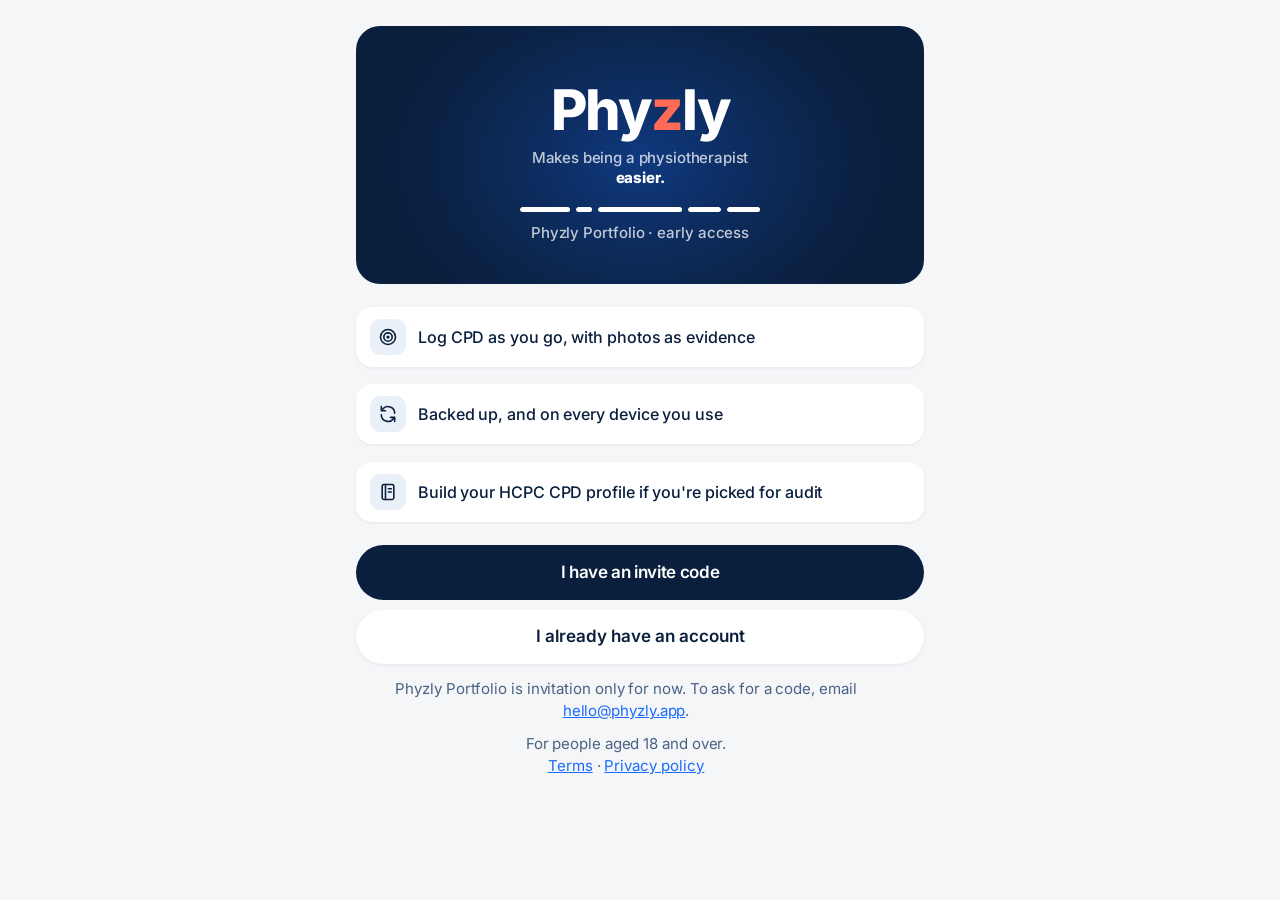
<file: portfolio/index.html>
<!doctype html>
<html lang="en-GB">
<head>
<link rel="preload" href="/vendor/fonts/inter-latin-wght-normal.woff2" as="font" type="font/woff2" crossorigin>
<style>@font-face{font-family:Inter;font-style:normal;font-weight:100 900;font-display:swap;src:url(/vendor/fonts/inter-latin-wght-normal.woff2) format("woff2")}@font-face{font-family:Fredoka;font-style:normal;font-weight:100 900;font-display:swap;src:url(/vendor/fonts/inter-latin-wght-normal.woff2) format("woff2")}@font-face{font-family:"Bricolage Grotesque";font-style:normal;font-weight:100 900;font-display:swap;src:url(/vendor/fonts/inter-latin-wght-normal.woff2) format("woff2")}:root{color-scheme:light}@media (prefers-color-scheme:dark){:root:not([data-theme="light"]){color-scheme:dark}}:root[data-theme="dark"]{color-scheme:dark}#pzsh{min-height:72vh;display:flex;flex-direction:column;align-items:center;justify-content:center;gap:6px;font-family:Inter,-apple-system,system-ui,sans-serif}#pzsh .wm{font-weight:800;font-size:44px;line-height:1;letter-spacing:-.04em;color:var(--ink)}#pzsh .wm i{font-style:normal;color:#FF6B57}#pzsh .sub{font-weight:600;font-size:15px;color:var(--mute)}#pzsh p{color:var(--ink);text-align:center;margin-top:24px}#pzsh .vh{position:absolute;width:1px;height:1px;overflow:hidden;clip:rect(0 0 0 0);white-space:nowrap}@media (max-width:899px){html.pzo #nav{padding-left:max(6px,env(safe-area-inset-left));padding-right:max(6px,env(safe-area-inset-right))}}</style>
<meta name="robots" content="noindex, nofollow">
<meta charset="utf-8">
<meta name="viewport" content="width=device-width, initial-scale=1, viewport-fit=cover">
<title>Phyzly Portfolio</title>
<link rel="manifest" href="manifest.webmanifest">
<link rel="icon" href="favicon.svg" type="image/svg+xml">
<link rel="apple-touch-icon" href="apple-touch-icon.png">
<meta name="theme-color" content="#0A1F3D" media="(prefers-color-scheme: light)">
<meta name="theme-color" content="#07162B" media="(prefers-color-scheme: dark)">
<meta name="apple-mobile-web-app-capable" content="yes">
<meta name="mobile-web-app-capable" content="yes">
<meta name="apple-mobile-web-app-title" content="Phyzly">
<meta name="apple-mobile-web-app-status-bar-style" content="default">
<meta name="application-name" content="Phyzly Portfolio">

<style>
:root{--bg:#F0F6FF;--card:#fff;--ink:#0A1F3D;--mute:#4A6285;--line:#C8D9F2;--pri:#1A6BFF;--pri-ink:#fff;--ok:#16813F;--gold:#E3A008;--gold-ink:#8A5A00;--rok:#1FD15A;--rgold:#FFC107;--okbg:#DAF5E3;--bad:#C2413B;--badbg:#FCE4E1;--bone:#C3D7F5;--flbg:#FFE6DC;--flink:#C2410C;--xpbg:#FFF1C2;--xpink:#7A5200;box-sizing:border-box;padding-top:env(safe-area-inset-top,0px);padding-bottom:env(safe-area-inset-bottom,0px)}
@media (prefers-color-scheme:dark){:root:not([data-theme="light"]){--bg:#07162B;--card:#0E2748;--ink:#E8F1FF;--mute:#8FAED6;--line:#1C3F6E;--pri:#5CA3FF;--pri-ink:#04122A;--ok:#5CE08F;--gold:#F5C542;--gold-ink:#F5C542;--rok:#39F07A;--rgold:#FFD23F;--okbg:#103D27;--bad:#FF8F88;--badbg:#42201D;--bone:#1B3F72;--flbg:#3B1F17;--flink:#FF9C7E;--xpbg:#3A3010;--xpink:#FFD36B}}
:root[data-theme="dark"]{--bg:#07162B;--card:#0E2748;--ink:#E8F1FF;--mute:#8FAED6;--line:#1C3F6E;--pri:#5CA3FF;--pri-ink:#04122A;--ok:#5CE08F;--gold:#F5C542;--gold-ink:#F5C542;--rok:#39F07A;--rgold:#FFD23F;--okbg:#103D27;--bad:#FF8F88;--badbg:#42201D;--bone:#1B3F72;--flbg:#3B1F17;--flink:#FF9C7E;--xpbg:#3A3010;--xpink:#FFD36B}
html{scroll-padding-top:env(safe-area-inset-top,0px)}
*{box-sizing:border-box}
body{margin:0;background:var(--bg);color:var(--ink);font-family:"Bricolage Grotesque",system-ui,-apple-system,"Segoe UI",sans-serif;font-weight:500;font-size:1.0625rem;line-height:1.45}
main{max-width:560px;margin:0 auto;padding:18px 16px 40px}
h1{font-size:2.2rem;line-height:1.05;font-weight:800;margin:.2em 0 .4em;letter-spacing:-.02em}
h2{font-size:1.3rem;line-height:1.25;font-weight:700;margin:.6em 0 .8em}
p{margin:.4em 0 1em;color:var(--mute);max-width:60ch}
.bar{display:flex;align-items:center;gap:12px;margin-bottom:22px}
.track{flex:1;height:12px;background:var(--line);border-radius:99px;overflow:hidden}
.fill{height:100%;background:var(--pri);border-radius:99px;transition:width .35s}
.xp{font-weight:700;min-width:64px;text-align:right}
.pl{display:inline-block;font-size:.66rem;font-weight:800;letter-spacing:.06em;padding:2px 7px;border-radius:99px;background:linear-gradient(90deg,#FFC233,#FF8A3D);color:#3a1d00;vertical-align:middle;margin-left:4px}
.plh{text-align:center;margin:4px 0 10px}.plh h1{font-size:1.9rem;margin:4px 0 2px}.plh h1 span{background:linear-gradient(90deg,#FF8A3D,#FFC233);-webkit-background-clip:text;background-clip:text;color:transparent}.plh p{color:var(--mute);margin:0}
.plan{background:var(--card);border:2px solid var(--line);border-radius:16px;padding:16px;margin:12px 0 4px;text-align:center}.plan.on{border-color:#FFC233;text-align:left}.plan small{display:block;color:var(--mute);font-size:.8rem}.plan b{display:block;font-size:1.05rem;margin-top:2px}.pp{font-size:2.2rem;font-weight:800;margin:4px 0 0}.pp span{font-size:1rem;font-weight:600;color:var(--mute)}
.cmp{border:2px solid var(--line);border-radius:14px;overflow:hidden;background:var(--card)}.cmp>div{display:grid;grid-template-columns:1fr 48px 48px;gap:6px;align-items:center;padding:10px 12px;border-top:1px solid var(--line);font-size:.9rem}.cmp>div:first-child{border-top:0}.cmp .ch b{text-align:center;font-size:.8rem}.cmp i{font-style:normal;text-align:center;color:var(--mute);font-weight:700}.cmp i.y{color:var(--ok)}
.nx.ivcd{background:linear-gradient(135deg,#0F9D8A,#13B88F)}.ivdate{border-color:#0F9D8A}
.nx.plcd{background:linear-gradient(135deg,#7A5AF8,#A06BFF)}
.fbst{display:flex;justify-content:center;gap:6px}.fbst button{font-size:2.2rem;line-height:1;background:none;border:0;color:var(--line);padding:4px;cursor:pointer}.fbst button.on{color:#FFB020}.fbn .row .gx{flex:none}
.abg2{display:grid;grid-template-columns:1fr 1fr;gap:8px}.abi{display:block}.abi span{display:block;font-weight:700;font-size:.9rem;margin-bottom:4px}.abi small{color:var(--mute);font-size:.75rem}.abi .cin{margin:0}
.abgv{display:flex;gap:6px;flex-wrap:wrap}.abgv>div{flex:1 1 56px;min-width:56px;background:var(--card);border:2px solid var(--line);border-radius:12px;padding:6px 8px;text-align:center}.abgv small{display:block;color:var(--mute);font-size:.72rem;font-weight:700}.abgv b{white-space:nowrap;font-size:1.05rem;font-variant-numeric:tabular-nums}.abgv .ahi{border-color:#E8590C}.abgv .ahi b::after{content:" ↑";color:#E8590C}.abgv .alo{border-color:#1A6BFF}.abgv .alo b::after{content:" ↓";color:#1A6BFF}
.rld{border:2px solid var(--line);border-radius:12px;padding:8px 12px;margin:10px 0 0}.rld b{display:block;margin-bottom:4px}.rld ol{display:flex;flex-direction:column-reverse;list-style:none;counter-reset:rung;padding:0;margin:0}.rld li{counter-increment:rung;position:relative;margin:0;padding:7px 0 7px 36px;border-top:2px solid var(--line)}.rld li:last-child{border-top:0}.rld li::before{content:counter(rung);position:absolute;left:0;top:6px;width:24px;height:24px;border-radius:99px;background:var(--pri);color:var(--pri-ink);font-size:.8rem;font-weight:800;display:grid;place-items:center}.rld li:first-child::after{content:"Start here";display:block;font-size:.72rem;font-weight:800;color:var(--ok);text-transform:uppercase;letter-spacing:.05em}
.abd{border-left:4px solid var(--ok);padding:4px 0 4px 10px;margin:0 0 8px}.abd.x{border-left-color:var(--bad)}.abd b{display:block}.abd small{color:var(--mute)}
.abs{background:var(--okbg);border:2px solid var(--ok);border-radius:14px;padding:12px 14px;margin:12px 0}.abs small{display:block;color:var(--mute);font-weight:700;text-transform:uppercase;font-size:.72rem;letter-spacing:.05em}.abs b{display:block;font-size:1.1rem;margin:2px 0}.abs span{font-size:.85rem;color:var(--mute)}
.abfl{display:flex;flex-wrap:wrap;gap:4px;align-items:center;margin:0 0 12px;color:var(--mute);font-size:.8rem}.abfl span{background:var(--card);border:1px solid var(--line);border-radius:99px;padding:3px 9px;color:var(--ink);font-weight:600}
.abca{background:var(--card);border:2px solid var(--line);border-radius:14px;padding:10px 12px;margin:0 0 8px}.abca summary{cursor:pointer;display:flex;flex-wrap:wrap;gap:6px;align-items:center;justify-content:space-between}.abca p{margin:8px 0 4px}.abh{display:block;font-weight:700;margin-top:6px}
.bct{display:grid;gap:6px}.bcr{display:grid;grid-template-columns:1fr auto;gap:2px 10px;background:var(--card);border:2px solid var(--line);border-radius:12px;padding:8px 12px}.bcr span{font-weight:800;text-align:right;font-variant-numeric:tabular-nums}.bcr small{grid-column:1/-1;color:var(--mute)}.bcr.lo{border-color:#1A6BFF}.bcr.lo span{color:#1A6BFF}.bcr.hi{border-color:#E8590C}.bcr.hi span{color:#E8590C}
.phs{display:grid;grid-template-columns:repeat(auto-fill,minmax(84px,1fr));gap:8px;margin:0 0 8px}.pht{padding:0;border:2px solid var(--line);border-radius:12px;overflow:hidden;aspect-ratio:3/4;background:var(--card)}.pht img{width:100%;height:100%;object-fit:cover;display:block}.hcv{display:grid;grid-template-columns:repeat(4,1fr);gap:6px}.hcv>div{border:2px solid var(--line);border-radius:12px;padding:6px;text-align:center;display:flex;flex-direction:column;align-items:center;gap:2px}.hcv>div.on{border-color:var(--ok)}.hcv b{font-size:1.1rem}.hcv small{font-size:.68rem;color:var(--mute);line-height:1.2}.hcx{display:flex;gap:10px;align-items:flex-start;padding:8px 0;border-bottom:1px solid var(--line);cursor:pointer}.hcx input{width:22px;height:22px;flex:none;margin-top:2px}.hcx b{display:block}.hcx small{color:var(--mute)}.hcok{display:flex;gap:8px;align-items:center;margin-top:8px}.hcok span{flex:1}.hcok b{display:block}.hcok small{color:var(--mute)}
/* v536: comments on a reflection, and Updates */
.rcw{margin:22px 0 4px;padding-top:16px;border-top:1px solid var(--line)}
.rcw .cfl{margin-top:0}
.rccm{background:var(--card);border:1px solid var(--line);border-radius:12px;padding:12px 14px;margin:0 0 8px}
.rccm p{margin:0 0 6px;white-space:pre-wrap;overflow-wrap:anywhere}
.rccm small{color:var(--mute)}
.rccm .lnk{display:inline-block;min-height:32px;padding:6px 2px!important}
.rcwt{color:var(--mute);font-size:.9rem;margin:0 0 8px}
.rcpn{background:var(--soft);border:1px solid var(--line);border-radius:12px;padding:12px 14px;margin:6px 0 8px}
.rcpn .cfl:first-child{margin-top:0}
.rcbt{display:flex;flex-wrap:wrap;gap:8px;margin-top:10px}.rcbt>button{flex:1 1 140px;margin:0;text-align:center}
.uplst{list-style:none;margin:0;padding:0;display:grid;gap:8px}
.uplst li>button,.uplst li>div{display:flex;gap:12px;align-items:flex-start;width:100%;text-align:left;background:var(--card);border:1px solid var(--line);border-radius:12px;padding:12px 14px;font:inherit;color:var(--ink)}
.uplst li>button{cursor:pointer}
.uplst .upi{flex:none;width:30px;height:30px;border-radius:9px;display:inline-flex;align-items:center;justify-content:center;color:#fff}
.uplst .upt{flex:1;min-width:0}.uplst b{display:block;font-weight:600}.uplst small{display:block;color:var(--mute);overflow-wrap:anywhere}
.uplst .upd{flex:none;color:var(--mute);font-size:.85rem;white-space:nowrap}
/* v535 */
#app .hcok{align-items:flex-start}#app .hcok span{flex:none}#app .hcok .hcokt{flex:1 1 0;min-width:0}#app .hcok .hcoki{margin-top:2px}
#app .hcok .hcoka{display:flex;gap:14px;align-items:center;align-self:center}
@media (max-width:520px){#app .hcok{flex-wrap:wrap}#app .hcok .hcoka{width:100%;padding-left:28px;align-self:auto}}
.hcst .row>span{display:inline-flex;align-items:center;gap:6px;white-space:nowrap}
.hcst.done .row>span{color:var(--ok);font-weight:700}
.hcdt{width:18px;height:18px;flex:none;color:var(--ok)}
#app .hcst.hcnext{border-color:var(--pri)!important;box-shadow:0 0 0 3px rgba(26,107,255,.16)}
.hcnx{display:block;margin-top:4px;font-size:.72rem;font-weight:700;color:var(--pri);text-transform:uppercase;letter-spacing:.05em}
#app .go.hcnext{box-shadow:0 0 0 3px rgba(26,107,255,.25)}
.hcdn{display:flex;align-items:center;gap:10px;margin:18px 0 0;padding:12px 14px;border-radius:12px;background:var(--okbg);color:var(--ink)}
.hcdn>span{flex:1;min-width:0}.hcdn b{display:block}.hcdn small{color:var(--mute)}.hcdn .hcdt{width:22px;height:22px}
.hcdn+.go{margin-top:10px}
.hcwhy{list-style:none;margin:10px 0 0;padding:0;display:grid;gap:7px}
.hcwhy li{display:flex;gap:10px;align-items:flex-start;font-size:.9rem;color:var(--mute);line-height:1.4}
.hcwhy li b{flex:none;width:22px;height:22px;border-radius:50%;display:inline-flex;align-items:center;justify-content:center;font-size:.78rem;border:1.5px solid var(--line);color:var(--mute)}
.hcwhy li.on b{border-color:var(--ok);color:var(--ok)}.hcwhy li.on span{color:var(--ink)}
.hcyr{margin:0 0 6px}.hcyr>summary{display:flex;justify-content:space-between;align-items:center;gap:10px;padding:10px 2px;cursor:pointer;list-style:none}
.hcyr>summary::-webkit-details-marker{display:none}.hcyr>summary b{font-size:1.05rem}.hcyr>summary span{color:var(--mute);font-size:.9rem}
.hcyr>summary::after{content:"";width:9px;height:9px;border-right:2px solid var(--mute);border-bottom:2px solid var(--mute);transform:rotate(45deg);margin:0 4px 4px 0}
.hcyr[open]>summary::after{transform:rotate(-135deg);margin:4px 4px 0 0}
.hcsg{display:block;color:var(--ok);font-size:.8rem;margin-top:3px;font-weight:600}
.hcpf{display:flex;flex-wrap:wrap;gap:6px;margin:8px 0 10px}
.hcat{display:grid;gap:8px;margin:10px 0 8px}
.hcatb{display:flex;align-items:center;gap:10px;width:100%;text-align:left;background:var(--card);border:1px solid var(--line);border-radius:12px;padding:10px 12px;font:inherit;color:var(--ink);cursor:pointer}
.hcatb>span:first-child{flex:1;min-width:0}.hcatb b{display:block;font-weight:600}.hcatb small{color:var(--mute)}
.hcgo{color:var(--pri);font-weight:600;white-space:nowrap;font-size:.9rem}
#hcwe ul{margin:8px 0;padding-left:18px}#hcwe li{margin:0 0 6px}#hcwe mark{background:#FFE9A8;color:#0A1F3D;border-radius:3px;padding:0 2px}
.xpfl{list-style:none;margin:10px 0;padding:0;display:grid;gap:0}
.xpfl li{display:flex;align-items:center;gap:12px;justify-content:space-between;border-top:1px solid var(--line);padding:8px 0}
.xpfl li>span:first-child{min-width:0;flex:1}.xpfl b{display:block;font-weight:600;font-size:.9rem;overflow-wrap:anywhere}.xpfl small{color:var(--mute)}
.xpfl li>span:last-child{display:flex;gap:14px;flex:none}
.hcpast{display:grid;gap:8px}
.hcpk{white-space:pre-wrap;background:var(--card);border:1px solid var(--line);border-radius:12px;padding:12px 14px;margin:6px 0 8px;font-size:.95rem;line-height:1.5}
.hcwarn{border:1px solid var(--bad);border-radius:12px;padding:12px 14px;margin:10px 0}
.hcred{background:#B3261E!important;border-color:#B3261E!important;color:#fff!important;box-shadow:none!important}
#app .hpk[hidden],#app .hcyr[hidden],#app .hcnone[hidden]{display:none!important}
.hcsr{position:absolute;width:1px;height:1px;overflow:hidden;clip:rect(0 0 0 0);white-space:nowrap}
/* v535: swipe to delete */
.swp{border-radius:12px;margin:0 0 8px}
html body .swd{width:84px;display:flex;flex-direction:column;align-items:center;justify-content:center;gap:4px;background:#D62828;color:#fff;font:600 .8rem Inter,-apple-system,system-ui,sans-serif;letter-spacing:.01em;opacity:0;transition:opacity .12s ease;border-radius:0 12px 12px 0;cursor:pointer}
.swd::before{content:"";width:20px;height:20px;background:currentColor;-webkit-mask:url("data:image/svg+xml,%3Csvg xmlns='http://www.w3.org/2000/svg' viewBox='0 0 24 24' fill='none' stroke='black' stroke-width='1.9' stroke-linecap='round' stroke-linejoin='round'%3E%3Cpath d='M4 7h16M10 11v6M14 11v6M6 7l1 12a2 2 0 0 0 2 2h6a2 2 0 0 0 2-2l1-12M9 7V4h6v3'/%3E%3C/svg%3E") center/contain no-repeat;mask:url("data:image/svg+xml,%3Csvg xmlns='http://www.w3.org/2000/svg' viewBox='0 0 24 24' fill='none' stroke='black' stroke-width='1.9' stroke-linecap='round' stroke-linejoin='round'%3E%3Cpath d='M4 7h16M10 11v6M14 11v6M6 7l1 12a2 2 0 0 0 2 2h6a2 2 0 0 0 2-2l1-12M9 7V4h6v3'/%3E%3C/svg%3E") center/contain no-repeat}
html body .swp.swon .swd{opacity:1}
.swr{transition:transform .32s cubic-bezier(.2,.9,.25,1)}
html body .swp.ask{overflow:visible;border:1px solid var(--line);background:var(--card);padding:14px 16px;border-radius:12px;box-shadow:0 4px 18px rgba(10,31,61,.08)}
html body .swc b{display:block;font-weight:600;color:var(--ink)}.swc small{display:block;color:var(--mute);margin:2px 0 12px}
.swcb{display:flex;gap:8px;justify-content:flex-end}.swcb .opt{width:auto;margin:0;padding:9px 16px;text-align:center}
.swx{border:0;border-radius:12px;padding:9px 18px;background:#D62828;color:#fff;font:600 .95rem Inter,-apple-system,system-ui,sans-serif;cursor:pointer}
/* v535: a calmer celebration in the clean style */
.pzbl{position:fixed;width:0;height:0;pointer-events:none;z-index:70}
.pzbl i{position:absolute;left:-42px;top:-42px;width:84px;height:84px;border-radius:50%;border:2px solid #5CA3FF;opacity:0;animation:pzring 1s cubic-bezier(.2,.8,.2,1) forwards}
.pzbl i.r2{border-color:#FFC233;animation-delay:.12s}
.pzbl b{position:absolute;left:-3px;top:-3px;width:6px;height:6px;border-radius:50%;background:#1A6BFF;opacity:0;animation:pzspk .95s cubic-bezier(.2,.8,.2,1) var(--dl) forwards}
.pzbl b:nth-of-type(3n){background:#FFC233}.pzbl b:nth-of-type(3n+1){background:#5CA3FF}
@keyframes pzring{0%{transform:scale(.35);opacity:.85}100%{transform:scale(2.6);opacity:0}}
@keyframes pzspk{0%{transform:translate(0,0) scale(.5);opacity:0}25%{opacity:1}100%{transform:translate(var(--x),var(--y)) scale(1);opacity:0}}.hcq{margin-top:8px;background:var(--bg);border-radius:12px;padding:10px}.pmd{border:2px solid var(--line);border-top:0;border-radius:0 0 14px 14px;padding:10px 12px;margin:-10px 0 10px;background:var(--card)}.hct{display:flex;justify-content:space-between;align-items:center;margin:6px 0 0;gap:8px}.hct .lnk{padding:4px 0}.hch{margin-top:8px;background:var(--bg);border-radius:10px;padding:6px 10px}.hch p{margin:4px 0;font-size:.85rem}.cpg{margin-bottom:8px}.cpgi{border-left:3px solid var(--line);padding-left:10px;margin:-2px 0 10px}.pdt{display:flex;flex-direction:column;align-items:center;justify-content:center;gap:4px;padding:6px}.pdt span{font-size:2rem}.pdt small{font-size:.7rem;color:var(--mute);word-break:break-all;max-height:3.2em;overflow:hidden;text-align:center}.hck{display:flex;gap:10px;align-items:flex-start;width:100%;text-align:left;background:var(--card);border:2px solid var(--line);border-radius:14px;padding:10px 12px;margin:0 0 8px;color:var(--ink);font:inherit;cursor:pointer}.hck b{display:block}.hck small{color:var(--mute)}.hck.ok{opacity:.8}.hpk.on{border-color:var(--pri)}.hcl{border:2px solid var(--line);border-radius:14px;padding:4px 12px}.hcl>div{padding:8px 0;border-bottom:1px solid var(--line)}.hcl>div:last-child{border-bottom:0}.hcl b{display:block;font-size:.85rem}.hcl span{font-size:.9rem}
.phb{position:relative;display:block;text-align:center;cursor:pointer;margin:0}.phb small{display:block;color:var(--mute);font-size:.8rem;font-weight:500}.phb input{position:absolute;width:1px;height:1px;opacity:0;pointer-events:none}
.phv{position:fixed;inset:0;z-index:99;background:rgba(0,0,0,.9);display:flex;flex-direction:column;align-items:center;justify-content:center;padding:16px;gap:12px}.phv img{max-width:100%;max-height:78vh;border-radius:8px;touch-action:pinch-zoom}.phvb{display:flex;gap:8px;width:100%;max-width:420px}.phvb .opt{margin:0;text-align:center}
.aib{background:var(--card);border:2px solid #8A4DFF;border-radius:14px;padding:12px 14px;margin:10px 0}.aib p{margin:6px 0}.aibtn{border-color:#8A4DFF;margin-top:10px}
.ivh{text-align:center;margin:6px 0 12px}.ivh>span{font-size:2.6rem;display:block}.ivh h1{font-size:1.7rem;margin:4px 0 2px}.ivh p{color:var(--mute);margin:0}
.ivq{font-size:1.3rem;line-height:1.35;margin:2px 0 12px}.ivl{margin:0 0 6px;padding-left:20px}.ivl li{margin:0 0 6px}
.ivo{background:var(--card);border:2px solid var(--line);border-radius:14px;padding:12px 14px;line-height:1.5}mark.ph{background:rgba(255,194,51,.35);color:inherit;border-radius:4px;padding:0 3px}
.ivc{background:var(--card);border:2px solid var(--line);border-radius:14px;padding:12px 14px;margin:0 0 10px}.ivc b{display:flex;align-items:center;gap:8px}.ivc p{margin:6px 0 0;color:var(--mute)}
.ivn{flex:none;display:inline-grid;place-items:center;width:26px;height:26px;border-radius:99px;background:var(--pri);color:var(--pri-ink);font-size:.85rem;font-weight:800}
.ivp{display:flex;align-items:center;gap:10px;background:var(--card);border:2px solid var(--line);border-radius:14px;padding:10px 12px;margin:0 0 8px}.ivp.ok{border-color:var(--ok);background:var(--okbg)}.ivpt{flex:1;min-width:0}.ivpt b{display:block}.ivpt small{display:block;color:var(--mute);margin-top:2px}.ivpt .ivme{color:var(--ink);font-weight:600;margin-top:4px}
.ivud{display:flex;flex-direction:column;gap:4px}.ivud button{width:40px;height:34px;border-radius:10px;border:2px solid var(--line);background:var(--bg);color:var(--ink);font-size:.8rem}.ivud button:disabled{opacity:.35}
.tmr{position:relative;width:200px;height:200px;margin:10px auto 14px}.tmr svg{width:100%;height:100%;transform:rotate(-90deg)}.tmr circle{fill:none;stroke-width:8}.tmr .bg{stroke:var(--line)}.tmr .fg{stroke:var(--pri);stroke-linecap:round;stroke-dasharray:283;transition:stroke-dashoffset .25s linear}.tmr.ans .fg{stroke:#E8590C}
.tmr>div{position:absolute;inset:0;display:flex;flex-direction:column;align-items:center;justify-content:center}.tmr b{font-size:2.6rem;font-variant-numeric:tabular-nums}.tmr small{color:var(--mute);font-weight:600}
.ivck{display:flex;gap:10px;align-items:flex-start;width:100%;text-align:left;background:var(--card);color:var(--ink);border:2px solid var(--line);border-radius:12px;padding:10px 12px;margin:0 0 8px;font:inherit}.ivck span{flex:none;width:22px;height:22px;border-radius:6px;border:2px solid var(--line);display:grid;place-items:center;font-weight:800;color:#fff}.ivck.on{border-color:var(--ok);background:var(--okbg)}.ivck.on span{background:var(--ok);border-color:var(--ok)}
.ivd{margin:10px 0}.ivd summary{cursor:pointer;font-weight:700;margin-bottom:8px}
.tag{font-size:.9rem;color:var(--mute);margin:0 0 4px}
button{font:inherit;cursor:pointer}
.opt{display:block;width:100%;text-align:left;padding:14px 16px;margin:0 0 10px;background:var(--card);color:var(--ink);border:2px solid var(--line);border-radius:14px}
.opt:hover:not(:disabled){border-color:var(--pri)}
.opt.ok{border-color:var(--ok);background:var(--okbg)}
.opt.bad{border-color:var(--bad);background:var(--badbg)}
.opt:disabled{cursor:default}
.go{display:block;width:100%;padding:15px;margin-top:8px;background:var(--pri);color:var(--pri-ink);border:0;border-radius:14px;font-weight:700;font-size:1.05rem}
.lnk{background:none;border:0;color:var(--mute);padding:6px;font-size:1rem}
button:focus-visible{outline:3px solid var(--pri);outline-offset:2px}
.fb{margin-top:14px;padding:14px 16px;border-radius:14px}
.fb.ok{background:var(--okbg)}.fb.bad{background:var(--badbg)}
.fb b{display:block;margin-bottom:2px}
.fb.ok b{color:var(--ok)}.fb.bad b{color:var(--bad)}
.stats{display:flex;gap:12px;margin:18px 0}
.stat{flex:1;background:var(--card);border:2px solid var(--line);border-radius:14px;padding:12px 14px}
.stat strong{display:block;font-size:1.7rem;font-weight:800}
.row{display:flex;justify-content:space-between;align-items:center;gap:8px}.row>:first-child{min-width:0}.row>span:last-child:not(:first-child){flex:none;text-align:right;white-space:nowrap}
.mini{height:6px;margin-top:9px}
.cl{border-left:4px solid var(--pri);padding:4px 0 4px 12px;margin:14px 0}
.tabs{display:flex;gap:8px;margin-top:8px}.tabs .go,.tabs .opt{margin:0}
ul,ol{padding-left:1.2em;margin:.3em 0 1em}li{margin:.3em 0}
.top{display:flex;justify-content:space-between;align-items:center;gap:8px;position:sticky;top:0;background:var(--bg);padding:10px 0;z-index:5;flex-wrap:wrap}.top h1{font-size:1.6rem;margin:0}
.chips{display:flex;gap:4px;align-items:center}.chip{background:var(--card);border:2px solid var(--line);border-radius:99px;padding:2px 8px;white-space:nowrap;font-weight:700;font-size:.9rem}
.cfoot{display:none!important;position:fixed;left:0;right:0;bottom:0;z-index:80;text-align:center;font-size:.66rem;line-height:1.25;padding:3px 10px calc(3px + env(safe-area-inset-bottom));background:var(--bg);color:var(--mute);border-top:1px solid var(--line);pointer-events:none}body{padding-bottom:26px}
.rpb{display:block;margin:10px auto 0;background:none;border:0;color:var(--mute);font-size:.82rem;text-decoration:underline;cursor:pointer;padding:6px}
.rpov{position:fixed;inset:0;background:rgba(10,31,61,.45);z-index:90;display:flex;align-items:flex-end;justify-content:center}
.rpsh{background:var(--card);color:var(--ink);width:100%;max-width:560px;border-radius:18px 18px 0 0;padding:18px 16px 22px;box-sizing:border-box;max-height:88vh;overflow:auto}
.rpsh h2{margin:0 0 4px;font-size:1.15rem}.rpsh .rpctx{font-size:.8rem;color:var(--mute);margin:0 0 10px}
.rpch{display:flex;flex-wrap:wrap;gap:6px;margin:0 0 10px}.rpch button{border:2px solid var(--line);background:var(--bg);color:var(--ink);border-radius:99px;padding:6px 12px;font-weight:700;font-size:.85rem;cursor:pointer}
.rpch button[aria-pressed=true]{border-color:var(--pri);background:var(--pri);color:#fff}
.rpsh textarea{width:100%;min-height:96px;box-sizing:border-box;border:2px solid var(--line);border-radius:12px;padding:10px;font:inherit;background:var(--bg);color:var(--ink)}
.rpsh label{font-weight:700;font-size:.85rem;display:block;margin:0 0 4px}
.twov{position:fixed;inset:0;background:rgba(10,31,61,.5);z-index:95;display:flex;align-items:center;justify-content:center;padding:16px}
.twbx{background:var(--card);color:var(--ink);border-radius:18px;padding:20px 18px;max-width:420px;box-sizing:border-box}.twbx h2{margin:0 0 8px}.twbx ul{padding-left:20px;margin:8px 0 14px}.twbx li{margin:4px 0}
.spn{display:block;margin:0 auto 10px;width:100%;max-width:340px}
.exn{border:2px solid var(--line);border-radius:14px;padding:12px;margin:0 0 12px;background:var(--card)}.exn h3{margin:0 0 2px;font-size:1.05rem}.exn .tag{margin:0 0 8px}
.exs{display:grid;grid-template-columns:34px 1fr;gap:8px;margin:0 0 8px}.exs .lt{width:34px;height:34px;border-radius:9px;display:flex;align-items:center;justify-content:center;font-weight:900;color:#fff;font-size:1rem}
.exs p{margin:0 0 4px;font-size:.95rem;line-height:1.4}.exs details{margin-top:2px}.exs summary{font-size:.8rem;color:var(--pri);font-weight:700;cursor:pointer}.exs details p{font-size:.85rem;color:var(--mute);margin:4px 0 0}
.cfl.cf-t summary{color:#B45309}.cfl.cf-c summary{color:var(--pri)}

/* v287 neuron pathway */
.stp.my{margin:12px 0 0}.stp.my:has(.bub){margin-top:38px}
.nd.my{width:72px;height:128px;border-radius:36px;background:none!important;box-shadow:none!important;overflow:visible;color:#fff;font-size:1.875rem;font-weight:800}
.nd.my .rg{display:none}.nd.my.cur::before{display:none}
.nd.my .mys{position:absolute;left:0;top:0;width:100%;height:100%;overflow:visible;pointer-events:none}
.nd.my .myn{position:relative;z-index:1;font-size:2rem;font-weight:800;text-shadow:0 2px 0 rgba(0,0,0,.18);line-height:1}
.nd.my:disabled .myn{color:var(--mute);text-shadow:none}
.nd.my .ck{left:calc(50% - 17px);top:calc(50% - 17px);right:auto;width:34px;height:34px;font-size:1.25rem;background:#fff;color:#16A34A;border:0;z-index:1}
.nd.my.gold .ck{background:transparent;color:#fff;font-size:1.875rem;text-shadow:0 2px 0 rgba(0,0,0,.18)}
.nd.my .mylk{position:absolute;right:2px;bottom:10px;width:22px;height:22px;border-radius:50%;background:var(--line);color:var(--mute);font-size:.75rem;display:flex;align-items:center;justify-content:center;border:2px solid var(--bg);z-index:1}
.nd.my .dbg{left:auto;right:-4px;top:-2px}
.stp.olg{height:0;margin:0;overflow:visible;pointer-events:none}
.nd.olg{position:absolute;top:-128px;width:58px;height:58px;border-radius:50%;background:none!important;box-shadow:none!important;overflow:visible;pointer-events:auto;font-size:0}
.nd.olg .rg,.nd.olg .ck{display:none}.nd.olg .olgc{position:absolute;left:-18px;top:-18px;width:94px;height:94px}
.stp.olg .lb{position:absolute;top:-62px;margin:0;pointer-events:auto;font-size:.78rem}
.olgc{overflow:visible;display:block}.bbl .olgc{width:78px;height:78px}
.spine .axs{fill:none;stroke-linecap:round}
.spine .ranv{fill:#fff;stroke:#C98A00;stroke-width:3}.spine .ranv.on{fill:#FFC233}.spine .ranvg{fill:#FFC233;opacity:.3}
.spine .olgp{fill:none;stroke-width:5;stroke-linecap:round}
.nd.my.mypop{animation:ndpop .5s cubic-bezier(.3,1.4,.5,1)}
.myves{position:absolute;width:10px;height:10px;border-radius:50%;background:#FFC233;border:1.5px solid #C98A00;z-index:5;pointer-events:none}

/* v288 neuron pathway, drawn along the axon */
.nd.my{transform:none!important}
.stp.my{margin:6px 0 0}.stp.my:has(.bub){margin-top:34px}
.stp.my+.stp.my{margin-top:14px}
.nd.my .myi{position:relative;z-index:1;font-size:1.875rem;line-height:1}
.nd.term{width:110px;height:100px;border-radius:30px;background:none!important;box-shadow:none!important;overflow:visible;font-size:0}
.nd.term .rg{display:none}.nd.term.cur::before{display:none}
.nd.term .tms{position:absolute;left:0;top:0;width:100%;height:100%;overflow:visible;pointer-events:none}
.nd.term .tmi{position:absolute;left:50%;top:40px;transform:translate(-50%,-50%);font-size:1.375rem;z-index:1}
.nd.term .ck{left:auto;right:6px;top:2px}
.nd.term:disabled .tmi{filter:grayscale(1);opacity:.6}
.stp:has(.nd.term){margin-top:10px}
.path:has(.nd.my) .spine{filter:none}
.nd.my::after{display:none}.nd.term::after{bottom:-14px}

/* v289 */
.stp.my{margin-top:24px!important}.stp.my:has(.bub){margin-top:50px!important}.stp.olg{margin:0!important}
.nd.term .tms,.nd.term .tmi{display:none}
.path:has(.nd.my) .lay>.bn{margin-top:78px}
.spine .dnd{fill:none;stroke-linecap:round}
.nd.term::after{display:none}

/* v290 */
.spine .ntm{fill:#FFC233;stroke:#C98A00;stroke-width:1.5}
.bn.bnpulse{animation:bnpulse .7s cubic-bezier(.3,1.5,.5,1)}
@keyframes bnpulse{0%{transform:scale(1)}40%{transform:scale(1.05)}100%{transform:scale(1)}}

/* v291 */
:root{--olgp:#6D28D9;--olgl:#C4B5FD}
@media (prefers-color-scheme:dark){:root{--olgp:#A78BFA;--olgl:#5B4A8A}}
.olgb{position:absolute;z-index:3;width:94px;height:118px;padding:0;border:0;background:none!important;box-shadow:none!important;display:flex;flex-direction:column;align-items:center;cursor:pointer;font:inherit;color:var(--ink)}
.olgb::after,.olgb .rg{display:none}
.olgb .olgc2{width:94px;height:94px;overflow:visible;display:block}
.olgb .olgl{font-size:.74rem;font-weight:800;color:var(--mute);background:var(--bg);border-radius:99px;padding:0 7px;margin-top:-6px;box-shadow:0 2px 0 var(--line);white-space:nowrap}
.olgb:active:not(:disabled) .olgc2{transform:scale(.94)}
.olgb:disabled{cursor:default}
.nd.term.bbt{width:140px;height:140px}
.nd.term.plain{pointer-events:none;cursor:default}
.stp:has(.nd.term.bbt) .lb{margin-top:6px}

/* v293 soma */
.path:has(.nd.my) .lay>.bn{margin-top:128px}
.path:has(.nd.my) .lay>.bn+.stp.my{margin-top:52px!important}
.path:has(.nd.my) .lay>.bn+.stp.my:has(.bub){margin-top:70px!important}

/* v300 conditions: search, filters, roles */
.cnq{width:100%;box-sizing:border-box;padding:10px 14px;border:2px solid var(--line);border-radius:12px;background:var(--card);color:var(--ink);font:inherit;font-size:1rem;margin:4px 0 8px}
.cnq:focus{outline:none;border-color:var(--pri)}
.cnfg{display:flex;flex-wrap:wrap;gap:6px;align-items:center;margin:0 0 6px}.cnregs .cnn{color:var(--pri);font-weight:800}.cnfg>small{color:var(--mute);font-weight:700;font-size:.72rem;text-transform:uppercase;letter-spacing:.04em;min-width:58px}
.cnch{background:var(--card);color:var(--ink);border:2px solid var(--line);border-radius:99px;padding:4px 11px;font-weight:700;font-size:.82rem;white-space:nowrap;cursor:pointer}
.cnch[aria-pressed="true"]{background:var(--pri);border-color:var(--pri);color:var(--pri-ink)}
.cnmore{margin:2px 0 8px}.cnmore>summary{cursor:pointer;color:var(--pri);font-weight:700;font-size:.9rem;list-style:none}.cnmore>summary::-webkit-details-marker{display:none}
.cnbar{display:flex;justify-content:space-between;align-items:center;margin:6px 0 2px;color:var(--mute);font-size:.85rem}
.cnw{display:block;color:var(--mute);font-size:.84rem;margin-top:2px;font-weight:500}
.cnu{display:inline-block;font-size:.68rem;font-weight:800;border-radius:6px;padding:1px 6px;margin-left:6px;background:var(--badbg);color:var(--bad);vertical-align:1px}
.cnsys{font-size:.72rem;font-weight:800;color:var(--mute);letter-spacing:.03em;text-transform:uppercase}
.cnrole{background:var(--card);border:2px solid var(--line);border-radius:14px;padding:10px 12px;margin:8px 0 12px}.cnrole h3{margin:0 0 6px;font-size:.95rem}
.cnrole div{display:flex;gap:8px;align-items:flex-start;margin:6px 0}.cnrole div span:last-child{flex:1;font-size:.92rem}
.cnstar{margin-left:auto;font-size:.85rem}
.nx.tdp{background:linear-gradient(135deg,#6B4BE8,#9B7BFF)}

/* v302 Learn view switch */
.lnsw{display:flex;gap:4px;background:var(--card);border:2px solid var(--line);border-radius:14px;padding:4px;margin:18px 0 8px}
.lnsw button{flex:1;border:0;background:none;border-radius:10px;padding:8px 6px;font:inherit;font-weight:800;font-size:.95rem;color:var(--mute);cursor:pointer}
.lnsw button[aria-pressed="true"]{background:var(--pri);color:var(--pri-ink)}
.lnsw button{transition:background .18s,color .18s}
@keyframes lnin{from{opacity:0;transform:translateY(6px)}to{opacity:1;transform:none}}
.lnin{animation:lnin .28s ease-out both}
@media (prefers-reduced-motion:reduce){.lnin{animation:none}}

/* v303 view slide and swipe back */
@keyframes lnfl{from{opacity:0;transform:translateX(42px)}to{opacity:1;transform:none}}
@keyframes lnfr{from{opacity:0;transform:translateX(-42px)}to{opacity:1;transform:none}}
.lnfl{animation:lnfl .3s cubic-bezier(.2,.8,.2,1) both}.lnfr{animation:lnfr .3s cubic-bezier(.2,.8,.2,1) both}
#lnbody.lndrag{transition:none}#lnbody.lnback{transition:transform .25s cubic-bezier(.2,.8,.2,1),opacity .25s}
.swbk{position:fixed;left:0;top:50%;width:44px;height:44px;margin-top:-22px;border-radius:50%;background:var(--pri);color:var(--pri-ink);display:flex;align-items:center;justify-content:center;font-size:1.6rem;font-weight:800;box-shadow:0 4px 14px rgba(10,31,61,.25);z-index:60;pointer-events:none;transform:translateX(-56px);opacity:0}
.swbk.go{background:var(--ok)}
#app.swdrag{transition:none}#app.swrel{transition:transform .22s cubic-bezier(.2,.8,.2,1)}
@media (prefers-reduced-motion:reduce){.lnfl,.lnfr{animation:none}}

/* v304 memory pill on the review card */
.rvwrap{position:relative}.rvwrap>.nx{padding-bottom:46px}
.rvmem{position:absolute;left:16px;bottom:12px;z-index:1;border:0;border-radius:99px;padding:4px 11px;font:inherit;font-size:.78rem;font-weight:800;background:rgba(255,255,255,.22);color:#fff;cursor:pointer}
.rvwrap>.nx.idle~.rvmem{background:var(--bg);color:var(--pri)}

/* v305 one bar top, one bar bottom */
.top{flex-wrap:nowrap;padding:8px 0 6px}
.top .tr{display:flex;align-items:center;gap:6px;margin-left:auto}
.plusb{border:0;border-radius:99px;padding:7px 11px;font:inherit;font-weight:800;font-size:.8rem;color:#fff;background:linear-gradient(135deg,#6B4BE8,#9B7BFF);box-shadow:0 3px 0 rgba(60,30,160,.35);cursor:pointer;white-space:nowrap}
.plusb.on{background:linear-gradient(135deg,#E3A008,#FFC94A);color:#5A3A00;box-shadow:0 3px 0 rgba(140,90,0,.3)}
.icb{display:flex;align-items:center;gap:5px;height:38px;padding:0 11px;border:2px solid var(--line);border-bottom-width:4px;border-radius:12px;background:var(--card);color:var(--ink);font:inherit;font-weight:800;font-size:.8rem;white-space:nowrap;cursor:pointer}
.icb span{font-size:1rem;line-height:1}.icb.sq{width:40px;padding:0;justify-content:center;font-size:1.1rem}
.icb:active,.plusb:active{transform:translateY(2px);box-shadow:none;border-bottom-width:2px}
@media (max-width:360px){.icb small{display:none}.icb{width:40px;padding:0;justify-content:center}}
body.hasnav{padding-bottom:96px}body.hasnav #app{padding-bottom:0}
#nav{position:fixed;left:0;right:0;bottom:0;z-index:70;background:var(--card);border-top:2px solid var(--line);padding:6px 6px max(4px, calc(env(safe-area-inset-bottom) - 24px));display:none;flex-direction:column;align-items:stretch;box-shadow:0 -6px 20px rgba(10,31,61,.06)}
#nav.show{display:flex}
#nav .row{display:flex;justify-content:space-around;align-items:flex-end}
#nav .nb{flex:1;max-width:84px;display:flex;flex-direction:column;align-items:center;gap:2px;border:0;background:none;color:var(--mute);font:inherit;font-weight:800;font-size:.66rem;letter-spacing:.01em;padding:2px 0 0;cursor:pointer;position:relative;-webkit-tap-highlight-color:transparent}
#nav .nb i{font-style:normal;font-size:1.3rem;line-height:1;width:46px;height:30px;display:flex;align-items:center;justify-content:center;border-radius:12px;transition:background .18s,transform .18s}
#nav .nb.on{color:var(--pri)}#nav .nb.on i{background:#DCE9FF}
#nav .nb:active i{transform:scale(.9)}
#nav .nb .dot{position:absolute;top:-2px;right:12px;min-width:16px;height:16px;border-radius:8px;background:var(--bad);color:#fff;font-size:.62rem;display:flex;align-items:center;justify-content:center;padding:0 4px}
#nav .oc{flex:1;max-width:84px;display:flex;flex-direction:column;align-items:center;gap:2px;border:0;background:none;color:#B52D27;font:inherit;font-weight:800;font-size:.66rem;margin-top:-26px;cursor:pointer;-webkit-tap-highlight-color:transparent}
#nav .oc i{font-style:normal;width:58px;height:58px;border-radius:50%;background:linear-gradient(145deg,#E03A33,#A82C27);color:#fff;display:flex;align-items:center;justify-content:center;font-size:1.45rem;border:4px solid var(--card);box-shadow:0 6px 16px rgba(194,65,59,.38),0 0 0 2px #F3C4C1;transition:transform .18s}
#nav .oc.on i{box-shadow:0 6px 16px rgba(194,65,59,.5),0 0 0 4px #F3C4C1}
#nav .oc:active i{transform:scale(.93)}
#nav .nf{text-align:center;font-size:.6rem;color:var(--mute);margin-top:3px;line-height:1.2}
#nav::after{content:"";position:absolute;top:100%;left:0;right:0;height:160px;background:var(--card)}
@keyframes nbpop{0%{transform:scale(1)}40%{transform:scale(1.18)}100%{transform:scale(1)}}
#nav .pop i{animation:nbpop .28s ease-out}
/* sheets and toasts float above the bar */
body.hasnav .sheet{bottom:calc(var(--navh,78px) + 30px);left:10px;right:10px;border-bottom:2px solid var(--line);border-radius:22px;padding-bottom:14px;box-shadow:0 10px 30px rgba(10,31,61,.22);z-index:75;animation:shUp .26s cubic-bezier(.2,.9,.3,1)}
body.hasnav .toast{bottom:calc(var(--navh,78px) + 36px);z-index:75}
@keyframes shUp{from{opacity:0;transform:translateY(16px)}to{opacity:1;transform:none}}
@media (prefers-reduced-motion:reduce){body.hasnav .sheet{animation:none}}
/* streak week */
.wk{background:var(--card);border:2px solid var(--line);border-radius:16px;padding:9px 12px 10px;margin:6px 0 10px;border-bottom-width:4px;cursor:pointer;text-align:left;width:100%;font:inherit;color:var(--ink)}
.wk .hd{display:flex;justify-content:space-between;align-items:center;margin-bottom:8px}
.wk .hd b{font-size:1rem}.wk .hd span{font-size:.78rem;color:var(--mute);font-weight:700}
.wk .days{display:flex;justify-content:space-between}
.wk .d{display:flex;flex-direction:column;align-items:center;gap:4px;font-size:.68rem;color:var(--mute);font-weight:700}
.wk .d i{width:30px;height:30px;border-radius:50%;border:2.5px solid var(--line);display:flex;align-items:center;justify-content:center;font-style:normal;font-size:.95rem;background:var(--card);transition:transform .2s}
.wk .d.on i{background:#FFB703;border-color:#FFB703;color:#5A3A00}
.wk .d.fz i{background:#BFE3FF;border-color:#BFE3FF}
.wk .d.td{color:var(--pri)}.wk .d.td:not(.on) i{border-color:var(--pri);border-style:dashed}
.wk .d.td.on i{animation:nbpop .4s ease-out}
.wk .d.ms i{background:var(--bg)}

/* v306 refresh points on the pathway */
.nx.rfr{background:linear-gradient(135deg,#0F8A6A,#2BB673);margin:12px 0 4px}
.gbi.rfb{position:relative;font-size:1rem}.gbi.rfb i{position:absolute;top:-6px;right:-6px;min-width:18px;height:18px;border-radius:9px;background:#FFB703;color:#5A3A00;font-style:normal;font-size:.66rem;font-weight:800;display:flex;align-items:center;justify-content:center;padding:0 4px;box-shadow:0 1px 0 rgba(0,0,0,.2)}

/* v308 floating, translucent bottom bar */
#nav{left:10px;right:10px;bottom:calc(10px + max(0px, calc(env(safe-area-inset-bottom) - 18px)));max-width:540px;margin:0 auto;border:1px solid color-mix(in srgb,var(--line) 70%,transparent);border-radius:26px;padding:6px 6px 4px;
 background:color-mix(in srgb,var(--card) 72%,transparent);-webkit-backdrop-filter:blur(18px) saturate(1.6);backdrop-filter:blur(18px) saturate(1.6);
 box-shadow:0 10px 30px rgba(10,31,61,.18),0 1px 0 rgba(255,255,255,.5) inset;transition:transform .48s cubic-bezier(.25,.8,.25,1),opacity .4s ease}
#nav::after{display:none}
#nav.hid{transform:translateY(calc(100% + 40px));opacity:0;pointer-events:none;transition:transform .55s cubic-bezier(.4,0,.6,1),opacity .45s ease .05s}
#nav .nf{font-size:.56rem;margin-top:2px;opacity:.8}
#nav .oc i{border-color:color-mix(in srgb,var(--card) 85%,transparent)}
@supports not ((backdrop-filter:blur(1px)) or (-webkit-backdrop-filter:blur(1px))){#nav{background:var(--card)}}
@media (prefers-reduced-motion:reduce){#nav{transition:opacity .2s}#nav.hid{transform:none}}
body.hasnav #totop{bottom:calc(var(--navh,78px) + 34px + max(0px, calc(env(safe-area-inset-bottom) - 18px)));transition:bottom .48s cubic-bezier(.25,.8,.25,1)}
body.hasnav.navhid #totop{bottom:calc(20px + env(safe-area-inset-bottom,0px));transition:bottom .55s cubic-bezier(.4,0,.6,1)}

/* v314 skeleton selector */
.k2{--b1:#F4F8FF;--b2:#C9DBF6;--bsf:#DCE8FA;--bedge:#5F7FAE;--hole:#E3ECFA;--dim:.42;--glow:rgba(26,107,255,.55);--soon:#9AAAC2}
@media (prefers-color-scheme:dark){:root:not([data-theme="light"]) .k2{--b1:#2A4F86;--b2:#173A69;--bsf:#21477C;--bedge:#8FB3E6;--hole:#0B2140;--dim:.38;--glow:rgba(92,163,255,.7);--soon:#5B7398}}
:root[data-theme="dark"] .k2{--b1:#2A4F86;--b2:#173A69;--bsf:#21477C;--bedge:#8FB3E6;--hole:#0B2140;--dim:.38;--glow:rgba(92,163,255,.7);--soon:#5B7398}
.k2seg{display:flex;width:100%;margin:10px auto 0;background:var(--card);border:2px solid var(--line);border-radius:99px;padding:3px;gap:2px}
.k2seg button{flex:1;border:0;background:none;border-radius:99px;padding:6px 4px;font-weight:800;font-size:.8rem;color:var(--mute);white-space:nowrap;transition:background .25s,color .25s}
.k2seg button[aria-pressed="true"]{background:var(--ink);color:var(--bg)}
.k2sum{display:flex;gap:8px;margin:10px 0 0}
.k2sum div{flex:1;background:var(--card);border:2px solid var(--line);border-bottom-width:4px;border-radius:14px;padding:6px 6px;text-align:center}
.k2sum b{display:block;font-size:1.15rem;font-weight:800}.k2sum span{font-size:.72rem;color:var(--mute);font-weight:700}
.k2st{position:relative;margin:4px -6px 0}
svg.k2sk{display:block;width:100%;height:auto;overflow:visible}
.k2sk .bn{fill:url(#k2g);stroke:var(--bedge);stroke-width:1.35;stroke-linejoin:round}
.k2sk .bs{fill:none;stroke-linecap:round;stroke-linejoin:round}.k2sk .bs .o{stroke:var(--bedge)}.k2sk .bs .f{stroke:var(--bsf)}
.k2sk .hole{fill:var(--hole);stroke:var(--bedge);stroke-width:1}
.k2sk .thin{fill:none;stroke:var(--bedge);stroke-width:1;stroke-linecap:round;opacity:.65}
.k2sk .rg{transition:opacity .3s,filter .3s}
.k2sk[data-sel] .rg{opacity:var(--dim)}
.k2sk[data-sel] .rg.hl{opacity:1;filter:drop-shadow(0 0 6px var(--glow))}
.k2sk .rg.hl .bn{fill:url(#k2h);stroke:var(--pri)}.k2sk .rg.hl .bs .f{stroke:#8DB8FF}.k2sk .rg.hl .bs .o{stroke:var(--pri)}
.k2sk .zone{fill:transparent;cursor:pointer;outline:none}
.k2sk g[role=button]:focus-visible .zone{fill:var(--pri);fill-opacity:.12;stroke:var(--pri);stroke-width:2}
.k2sk .ld{stroke:var(--mute);stroke-width:1.1;fill:none;opacity:.55}.k2sk .ld.on{stroke:var(--pri);opacity:1;stroke-width:1.6}
.k2sk .pin{cursor:pointer}.k2sk .pin .pb{fill:var(--card);stroke:var(--line);stroke-width:2}
.k2sk .pin .pr{fill:none;stroke:var(--pri);stroke-width:3.2;stroke-linecap:round;transform-box:fill-box;transform-origin:center;transform:rotate(-90deg)}
.k2sk .pin.done .pb{fill:#1FB45A;stroke:#1FB45A}.k2sk .pin.soon .pb{fill:var(--bg);stroke:var(--soon);stroke-dasharray:2.5 2}
.k2sk .pin .pc{font-size:.5625rem;font-weight:800;text-anchor:middle;dominant-baseline:central;fill:var(--ink)}.k2sk .pin.done .pc{fill:#fff}
.k2sk .pin.sel .pb{stroke:var(--pri);stroke-width:2.6}
.k2sk .halo{fill:none;stroke:var(--pri);stroke-width:2;opacity:0;transform-box:fill-box;transform-origin:center}
.k2sk .pin.next .halo{animation:k2halo 1.8s ease-out infinite}
@keyframes k2halo{0%{opacity:.7;transform:scale(1)}100%{opacity:0;transform:scale(2.1)}}
.k2sk .ov{pointer-events:none;opacity:0;transition:opacity .35s}.k2sk .ov.on{opacity:1}
.k2lab{position:absolute;transform:translateY(-50%);display:flex;flex-direction:column;align-items:flex-start;background:var(--card);border:2px solid var(--line);border-bottom-width:3.5px;border-radius:12px;padding:3px 8px;white-space:nowrap;line-height:1.1;margin:0;text-align:left;font:inherit;color:var(--ink)}
.k2lab.r{transform:translate(-100%,-50%);align-items:flex-end;text-align:right}
.k2lab b{font-size:.74rem;font-weight:800}.k2lab small{font-size:.64rem;font-weight:700;color:var(--mute)}
.k2lab.soon{background:transparent;border-style:dashed;border-bottom-width:2px}.k2lab.soon b{color:var(--mute)}
.k2lab.done small{color:var(--ok)}.k2lab.next{border-color:var(--pri)}.k2lab.next small{color:var(--pri)}
.k2lab.sel{border-color:var(--pri);box-shadow:0 0 0 3px color-mix(in srgb,var(--pri) 25%,transparent)}
.k2key{display:flex;justify-content:center;gap:12px;flex-wrap:wrap;font-size:.72rem;color:var(--mute);font-weight:700;margin:4px 0 0}
.k2key span{display:flex;align-items:center;gap:4px}.k2key i{width:11px;height:11px;border-radius:50%;display:inline-block;border:2px solid var(--line);background:var(--card)}
.k2key .k1{background:#1FB45A;border-color:#1FB45A}.k2key .k2{border-color:var(--pri);border-right-color:var(--line);border-bottom-color:var(--line)}.k2key .k4{border-style:dashed;border-color:var(--soon,#9AAAC2);background:transparent}
.k2h{display:flex;align-items:center;gap:10px;padding-right:30px}
.k2h .ic{width:40px;height:40px;border-radius:12px;display:grid;place-items:center;background:var(--bg);border:2px solid var(--line);flex:none;font-size:1.3rem}
.k2h b{font-size:1.1rem;font-weight:800;display:block;line-height:1.1}.k2h small{color:var(--mute);font-weight:700;font-size:.8rem}
.k2ly{display:flex;gap:4px;margin:12px 0 4px}.k2ly i{flex:1;height:9px;border-radius:5px;background:var(--line)}
.k2lyl{display:flex;justify-content:space-between;font-size:.64rem;color:var(--mute);font-weight:700;gap:2px}
.k2tl{display:grid;grid-template-columns:repeat(4,1fr);gap:6px;margin:10px 0}
.k2tl div{background:var(--bg);border-radius:12px;padding:6px 4px;text-align:center}.k2tl b{display:block;font-size:.98rem;font-weight:800}.k2tl span{font-size:.66rem;color:var(--mute);font-weight:700}
.k2go small{display:block;font-size:.72rem;font-weight:700;opacity:.85}
.k2go2{display:block;width:100%;margin-top:8px;padding:9px;border:2px solid var(--line);border-radius:14px;background:var(--card);font-weight:800;color:var(--ink)}
@media (prefers-reduced-motion:reduce){.k2sk .pin.next .halo{animation:none}.k2sk .rg{transition:none}}

/* v315 merged Next up card */
.nx .nxb{display:block;height:7px;border-radius:4px;background:color-mix(in srgb,currentColor 18%,transparent);margin-top:8px;overflow:hidden}
.nx .nxb i{display:block;height:100%;border-radius:4px;background:currentColor;opacity:.85}
.nxo{display:flex;justify-content:space-between;align-items:center;width:100%;margin:-4px 0 12px;padding:9px 14px;border:2px solid var(--line);border-top:0;border-radius:0 0 16px 16px;background:var(--card);color:var(--ink);font:inherit;font-weight:700;font-size:.88rem;text-align:left}
.nxo span{color:var(--mute);font-weight:700;font-size:.8rem;white-space:nowrap;margin-left:8px}
.cnseg{margin:4px 0 0;width:100%}.cnseg button{flex:1;font-size:.86rem;padding:7px 4px}.cnbr small,.cntr small{display:block;margin-bottom:2px}.cnk2{margin:6px 0 0;border:0;background:none;padding:0}.cnk2 .k2st{max-width:360px;margin:4px auto 0}.cnregs{margin:2px 0 6px}.cnregs .chipb[aria-pressed=true]{background:var(--pri);color:#fff;border-color:var(--pri)}.cnbg{display:flex;flex-wrap:wrap;gap:4px;align-items:center;margin:4px 0 2px}.cngrp{border:2px solid var(--line);border-radius:16px;margin:8px 0;padding:0 10px;background:var(--card)}.cngrp>summary{display:flex;justify-content:space-between;align-items:center;padding:12px 2px;cursor:pointer;list-style:none;font-size:1.02rem}.cngrp>summary::-webkit-details-marker{display:none}.cngrp>summary b::before{content:'▸ ';color:var(--mute)}.cngrp[open]>summary b::before{content:'▾ '}.cngrp>summary span{color:var(--mute);font-size:.88rem}.cngrp .opt{margin:0 0 8px}.cnaz{margin-top:14px}.cnsub{font-weight:800;font-size:.8rem;letter-spacing:.04em;text-transform:uppercase;color:var(--mute);margin:10px 2px 6px}
#gs{position:fixed;inset:0;z-index:80;background:var(--bg);overflow:auto;padding:calc(12px + env(safe-area-inset-top,0px)) 16px calc(24px + env(safe-area-inset-bottom,0px))}.gsw{max-width:560px;margin:0 auto}.gsh{display:flex;gap:8px;align-items:center;position:sticky;top:0;background:var(--bg);padding:4px 0 8px;z-index:1}.gsh .cnq{margin:0;flex:1}.gsx{white-space:nowrap}.gsb{display:flex;gap:10px;align-items:center;width:100%;margin:6px 0 10px;padding:12px 14px;border:2px solid var(--line);border-radius:14px;background:var(--card);color:var(--mute);font:inherit;font-size:1rem;text-align:left;cursor:pointer}.gsr{display:flex;gap:8px;align-items:stretch;margin:0 0 8px}.gsm{flex:1;min-width:0;display:flex;flex-direction:column;align-items:flex-start;gap:2px;text-align:left;padding:10px 12px;border:2px solid var(--line);border-bottom-width:3.5px;border-radius:14px;background:var(--card);color:var(--ink);font:inherit;cursor:pointer}.gsm b{font-size:.98rem}.gsm small{color:var(--mute);font-size:.8rem;line-height:1.3}.gsq{flex:0 0 auto;padding:0 10px;border:2px solid var(--line);border-bottom-width:3.5px;border-radius:14px;background:var(--card);color:var(--pri);font:inherit;font-weight:800;font-size:.8rem;cursor:pointer}.gsmore{display:block;margin:0 0 10px}
.cnbr+.cnbr,.cnbr+.cntr{margin-top:8px}.cnmore{margin-top:10px}
#cnq{position:sticky;top:6px;z-index:6;box-shadow:0 4px 12px rgba(0,0,0,.06)}#cnctl[hidden]{display:none}
.spseg{margin:4px 0 10px}.sp0{border-color:var(--pri)}.spfor{display:block;color:var(--mute);font-size:.84rem;margin-top:3px;text-align:left}.spsrch input{width:100%;box-sizing:border-box;padding:12px 14px;border:2px solid var(--line);border-radius:14px;background:var(--card);color:var(--ink);font:inherit;margin:4px 0}.spp{border:2px solid var(--line);border-radius:16px;padding:10px 12px;margin:8px 0;background:var(--card)}.spp>.row{display:flex;justify-content:space-between;align-items:center;gap:8px}.spp h2{font-size:1.15rem;margin:2px 0}.spacts{display:flex;flex-wrap:wrap;gap:6px;margin:4px 0 10px}.mst{display:grid;grid-template-columns:minmax(86px,auto) 1fr;gap:6px 12px;border:2px solid var(--line);border-radius:14px;padding:10px 12px;margin:0 0 10px;color:var(--ink)}.mst dt{font-weight:800;font-size:.72rem;text-transform:uppercase;letter-spacing:.04em;color:var(--mute);padding-top:3px}.mst dd{margin:0}.mst details.more{grid-column:1/-1;border-top:1px dashed var(--line);padding-top:6px;margin-top:2px}.mst details.more summary{font-weight:800;font-size:.72rem;text-transform:uppercase;letter-spacing:.04em;color:var(--mute);cursor:pointer;padding:4px 0}.mst details.more>div{display:grid;grid-template-columns:minmax(86px,auto) 1fr;gap:6px 12px;margin-top:6px}.mswh{display:block;margin:4px auto 8px;font-size:.85rem}.mst dt.mn{grid-column:1/-1;font-size:.95rem;text-transform:none;letter-spacing:0;color:var(--ink);padding:0}
.pgrid{display:grid;grid-template-columns:1fr 1fr;gap:10px;margin-bottom:10px}.ptile{margin:0;padding:6px;display:flex;align-items:center;justify-content:center}.ptile svg{margin:0 auto!important;max-width:100%!important}.tapw{position:relative}.tapo{position:absolute;left:0;right:0;top:0;pointer-events:none}.mgrid{display:grid;grid-template-columns:1fr 1fr;gap:8px}.mt{font-size:.88rem;padding:10px 12px;text-align:center;min-height:56px}.mt.sel{border-color:var(--pri);box-shadow:0 0 0 3px color-mix(in srgb,var(--pri) 25%,transparent)}.mt.ok{opacity:.75}.cin.tok{border-color:var(--ok);background:var(--okbg)}.cin.tbad{border-color:var(--bad);background:var(--badbg)}#tin{margin:0 0 10px;font-size:1.05rem}
.nx.rvh{background:linear-gradient(135deg,#0F8A6A,#2BB673)}.nx.rvh.idle{background:var(--card);color:var(--ink);border:2px solid var(--line);box-shadow:none}.nx.rvh.idle span{font-weight:500;color:var(--mute)}
.stp.fade .nd>span{opacity:.55}.stp.fade .nd{box-shadow:0 7px 0 rgba(0,0,0,.18),0 0 0 4px var(--bg),0 0 0 7px rgba(232,89,12,.45)}.dbg{position:absolute;left:-6px;top:-6px;min-width:24px;height:24px;padding:0 5px;border-radius:99px;background:#E8590C;color:#fff;font-style:normal;font-size:.78rem;font-weight:800;display:flex;align-items:center;justify-content:center;border:2px solid var(--bg)}.rotf{display:grid;grid-template-columns:1fr 1fr;gap:8px;margin-top:8px}.rotf .cin{margin:0}.bxbar{display:flex;height:16px;border-radius:99px;overflow:hidden;background:var(--line);margin:8px 0}.bxbar i{display:block;background:var(--pri)}.bxl{display:grid;grid-template-columns:repeat(3,1fr);gap:4px 10px;font-size:.8rem;color:var(--mute)}.bxl b{color:var(--ink)}.seg2{display:grid;grid-template-columns:repeat(3,1fr);gap:8px}.seg2 .opt{margin:0;text-align:center}
.glt{display:inline;background:none;border:0;padding:0;margin:0;font:inherit;color:inherit;text-decoration:underline dotted var(--pri);text-underline-offset:3px;text-decoration-thickness:2px;cursor:help}#glp{z-index:12}
#totop{position:fixed;right:max(16px,calc(50vw - 280px + 16px));bottom:calc(20px + env(safe-area-inset-bottom,0px));width:52px;height:52px;border-radius:50%;border:0;background:var(--pri);color:#fff;display:flex;align-items:center;justify-content:center;box-shadow:0 5px 0 rgba(0,0,0,.22),0 8px 18px rgba(0,0,0,.18);cursor:pointer;z-index:8}#totop[hidden]{display:none}#totop:active{transform:translateY(3px);box-shadow:0 2px 0 rgba(0,0,0,.22)}#totop:focus-visible{outline:3px solid var(--ink);outline-offset:3px}
.path{position:relative;padding:8px 0 24px;overflow-x:hidden;overflow-x:clip}.lay{position:relative}.path>.lay>.bn{position:sticky;top:var(--topH,58px);z-index:4;margin-top:10px;box-shadow:0 4px 10px rgba(11,46,107,.18)}.path>*{position:relative;z-index:1}.path>.spine{position:absolute;left:0;top:0;z-index:0;pointer-events:none}.spine .cord{fill:none;stroke:var(--bone);stroke-width:5;stroke-linecap:round}.spine rect{fill:var(--bone);stroke:var(--line);stroke-width:2}
.bn{border-radius:16px;padding:12px 16px;color:#fff;margin:26px 0 8px;display:flex;flex-direction:column}.bn small{opacity:.9;font-weight:700;text-transform:uppercase;letter-spacing:.06em;font-size:.72rem}.bn b{font-size:1.15rem}
.stp{position:relative;display:flex;flex-direction:column;align-items:center;margin:16px 0 6px}.stp:has(.bub){margin-top:40px}
.nd{position:relative;width:76px;height:76px;border-radius:50%;border:0;background:var(--c);color:#fff;font-size:1.875rem;display:flex;align-items:center;justify-content:center;box-shadow:0 7px 0 rgba(0,0,0,.28);cursor:pointer;padding:0}
.nd.big{width:92px;height:92px;font-size:2.5rem}
.nd:active:not(:disabled){transform:translateY(5px);box-shadow:0 2px 0 rgba(0,0,0,.28)}
.nd:disabled{background:var(--line);color:var(--mute);box-shadow:0 7px 0 rgba(0,0,0,.1);cursor:default}
.rg{position:absolute;inset:-10px;width:calc(100% + 20px);height:calc(100% + 20px);pointer-events:none}
.ck{position:absolute;right:-4px;top:-4px;width:24px;height:24px;border-radius:50%;background:var(--ok);color:#fff;font-style:normal;font-size:.875rem;font-weight:800;display:flex;align-items:center;justify-content:center;border:2px solid var(--bg)}
.lb{margin-top:14px;font-weight:700;font-size:.9rem;color:var(--mute);background:var(--bg);padding:0 10px;border-radius:99px}
.bub{position:absolute;top:-32px;background:var(--card);border:2px solid var(--line);border-radius:12px;padding:2px 10px;font-weight:800;font-size:.8rem;animation:bob 1.4s ease-in-out infinite;z-index:2}
@keyframes bob{50%{transform:translateY(-5px)}}
.go{box-shadow:0 5px 0 rgba(0,0,0,.25)}.go:active{transform:translateY(4px);box-shadow:0 1px 0 rgba(0,0,0,.25)}
.opt{border-bottom-width:4px;border-radius:16px}
details.cl summary{cursor:pointer;font-weight:700}
:root{--acc:#E8431F}:root{--musc:#E9C4BC;--cap:#DCCFEA;--nerve:#D9B32F}[data-theme="dark"]{--musc:#6B3F4B;--cap:#4A3B5C;--nerve:#E8C94A}@media (prefers-color-scheme:dark){:root:not([data-theme="light"]){--musc:#6B3F4B;--cap:#4A3B5C;--nerve:#E8C94A}}@media (prefers-color-scheme:dark){:root:not([data-theme="light"]){--acc:#FF8467}}:root[data-theme="dark"]{--acc:#FF8467}
.seg{display:flex;background:var(--card);border:2px solid var(--line);border-radius:14px;padding:4px;gap:4px;margin:4px 0 6px}.seg button{flex:1;border:0;background:none;color:var(--mute);padding:8px;border-radius:10px;font-weight:700}.seg button.on{background:var(--pri);color:var(--pri-ink)}
.brand{display:flex;align-items:center;gap:8px;font-weight:800;font-size:1.3rem;letter-spacing:-.02em;color:var(--pri)}.chip.fl{color:var(--acc)}
.hi{display:flex;align-items:center;gap:10px;background:var(--card);border:2px solid var(--line);border-radius:16px;padding:8px 14px;margin:14px 0 0;font-weight:700}details.cl[open] summary{margin-bottom:6px}
.cf{position:fixed;inset:0;pointer-events:none;overflow:hidden;z-index:50}.cf i{position:absolute;top:-20px;border-radius:2px;animation:fall linear forwards}
.toast{position:fixed;left:50%;bottom:calc(24px + env(safe-area-inset-bottom,0px));transform:translateX(-50%);background:var(--ok);color:#fff;font-weight:800;padding:10px 18px;border-radius:99px;z-index:60;animation:rise .4s ease-out}
@keyframes fall{to{transform:translateY(110vh) rotate(720deg)}}
@keyframes rise{from{transform:translate(-50%,20px);opacity:0}}
@keyframes pop{40%{transform:scale(1.05)}}
@keyframes shake{20%,60%{transform:translateX(-6px)}40%,80%{transform:translateX(6px)}}
@keyframes up{to{transform:translateY(-34px);opacity:0}}
@keyframes hop{0%,100%{transform:translateY(0)}35%{transform:translateY(-16px) rotate(-5deg)}65%{transform:translateY(0) rotate(4deg)}}
.in{width:100%;padding:13px 14px;border:2px solid var(--line);border-radius:14px;background:var(--card);color:var(--ink);font:inherit;font-weight:600;margin:0 0 10px;box-sizing:border-box}
.av.sm{width:32px;height:32px;font-size:1rem;cursor:pointer}
.av{width:38px;height:38px;border-radius:50%;background:var(--bg);border:2px solid var(--line);display:flex;align-items:center;justify-content:center;font-size:1.25rem;flex:none;padding:0;line-height:1;overflow:hidden}.av svg,.av img{width:100%;height:100%;display:block;object-fit:cover}.av svg{padding:2px;box-sizing:border-box}
.avs{display:flex;flex-wrap:wrap;gap:8px;margin:0 0 14px}.avs button{width:46px;height:46px;border-radius:50%;border:2px solid var(--line);background:var(--card);font-size:1.4rem;display:flex;align-items:center;justify-content:center;padding:0;line-height:1;overflow:hidden}.avs button.on{border-color:var(--pri);box-shadow:0 0 0 3px var(--pri)}
.code{font-weight:900;letter-spacing:.16em;color:var(--pri)}
.lr{display:flex;align-items:center;gap:10px;background:var(--card);border:2px solid var(--line);border-radius:14px;padding:8px 12px;margin:0 0 8px}.lr.me{border-color:var(--pri)}.lr.ex{opacity:.5}
.lr .rk{width:26px;text-align:center;font-weight:800;color:var(--mute);flex:none}.lr .nm{flex:1;min-width:0;font-weight:700;overflow:hidden;text-overflow:ellipsis}.lr .nm small,.lr .pt small{display:block;color:var(--mute);font-weight:600;font-size:.8rem}.lr .pt{font-weight:800;text-align:right}
.sw{border:0;background:var(--pri);color:var(--pri-ink);border-radius:10px;padding:8px 12px;font-weight:700;flex:none}
.sec{font-size:1.05rem;font-weight:800;margin:20px 0 8px}
.note{background:var(--card);border:2px solid var(--line);border-radius:14px;padding:10px 14px;margin:8px 0}
.dot{display:inline-block;min-width:18px;height:18px;border-radius:9px;background:var(--acc);color:#fff;font-size:.75rem;font-weight:800;text-align:center;line-height:18px;margin-left:4px}
.chip.fl{background:var(--flbg);border-color:var(--flbg);color:var(--flink)}.chip.xc{background:var(--xpbg);border-color:var(--xpbg);color:var(--xpink)}
h1,h2,.brand,.go,.bn b,.seg button,.sw,.xpbig,.mile .mt,.wm{font-family:Fredoka,"Bricolage Grotesque",system-ui,sans-serif}
h1,h2{font-weight:700}.go{font-weight:600;letter-spacing:.01em}.brand{font-weight:700;letter-spacing:0}.brand i,.hero .wm i{font-style:normal}.brand i{color:var(--acc)}
.go{background-image:linear-gradient(180deg,rgba(255,255,255,.22),rgba(255,255,255,0) 60%)}
.nd{background-image:linear-gradient(155deg,rgba(255,255,255,.3),rgba(255,255,255,0) 55%)}.nd:disabled{background-image:none}
.bn{padding-right:64px;background-image:url("data:image/svg+xml,%3Csvg xmlns='http://www.w3.org/2000/svg' viewBox='0 0 40 64'%3E%3Cg fill='%23fff' fill-opacity='.22'%3E%3Crect x='8' y='2' width='24' height='11' rx='5'/%3E%3Crect x='6' y='17' width='28' height='12' rx='5'/%3E%3Crect x='4' y='33' width='32' height='13' rx='6'/%3E%3Crect x='2' y='50' width='36' height='14' rx='6'/%3E%3C/g%3E%3C/svg%3E");background-repeat:no-repeat;background-position:right 16px center;background-size:34px 54px}
.hero{position:relative;overflow:hidden;text-align:center;color:#fff;border-radius:26px;padding:22px 18px 16px;margin:6px 0 18px;background:linear-gradient(135deg,#1A6BFF 0%,#12B5F0 100%);box-shadow:0 8px 0 rgba(0,0,0,.2)}
.hero .halo{display:inline-flex;background:rgba(255,255,255,.22);border-radius:50%;padding:10px;line-height:0}
.hero .wm{font-size:3rem;font-weight:700;line-height:1;margin:10px 0 4px;letter-spacing:-.01em}.hero .wm i{color:#FFD24A}
.hero p{color:#fff;opacity:.95;margin:0 auto 8px;font-weight:600}
.ecg{display:block;width:100%;height:46px;margin-top:6px}.ecg path{fill:none;stroke:#fff;stroke-width:3;stroke-linecap:round;stroke-linejoin:round;stroke-dasharray:420;stroke-dashoffset:420;animation:ecg 2.6s ease-in-out infinite}
@keyframes ecg{0%{stroke-dashoffset:420}60%,100%{stroke-dashoffset:0}}
.bd{display:inline-block;font-size:.72rem;font-weight:800;border-radius:99px;padding:2px 10px;letter-spacing:.02em;white-space:nowrap}.bd.t{background:var(--pri);color:var(--pri-ink)}.bd.s{background:var(--xpbg);color:var(--xpink)}.bd.e{background:var(--badbg);color:var(--bad)}
.nx{display:flex;flex-direction:column;gap:2px;width:100%;text-align:left;background:linear-gradient(135deg,#1A6BFF,#12B5F0);color:#fff;border:0;border-radius:18px;padding:14px 16px;margin:0 0 14px;box-shadow:0 6px 0 rgba(0,0,0,.2)}.nx small{opacity:.9;font-weight:700;text-transform:uppercase;letter-spacing:.06em;font-size:.72rem}.nx b{font-size:1.15rem;font-family:Fredoka,"Bricolage Grotesque",system-ui,sans-serif}.nx span{font-weight:700}.nx:active{transform:translateY(4px);box-shadow:0 2px 0 rgba(0,0,0,.2)}
.trk{display:flex;align-items:center;gap:12px;width:100%;text-align:left;background:var(--card);color:var(--ink);border:2px solid var(--line);border-bottom-width:4px;border-radius:16px;padding:10px 12px;margin:0 0 10px}.trk:disabled{opacity:.6}
.trk .tile{width:48px;height:48px;border-radius:14px;display:flex;align-items:center;justify-content:center;font-size:1.5rem;flex:none}.trk .tx{flex:1;min-width:0;display:flex;flex-direction:column}.trk .tx small{color:var(--mute);font-weight:500;font-size:.85rem;line-height:1.3}.libg{display:grid;grid-template-columns:repeat(2,minmax(0,1fr));gap:8px}
.libt{display:flex;flex-direction:column;align-items:flex-start;gap:4px;text-align:left;padding:12px;background:var(--card);color:var(--ink);border:1px solid var(--line);border-radius:12px;font:inherit;cursor:pointer;min-height:96px}
.libt:hover{border-color:var(--pri)}.libt .libi{color:var(--pri);display:flex;margin-bottom:2px}.libt b{font-size:.98rem}.libt small{color:var(--mute);font-weight:500;font-size:.8rem;line-height:1.3}
.libgl{display:block;margin:10px 0 0;padding:6px 0;color:var(--pri);font-weight:700;font-size:.95rem}
.trk .st{font-size:.8rem;font-weight:700;color:var(--mute);text-align:right;flex:none;max-width:84px}
.chipw{display:flex;flex-wrap:wrap;gap:6px}.chipb{background:var(--card);color:var(--ink);border:2px solid var(--line);border-radius:99px;padding:4px 12px;font-weight:700;font-size:.85rem}.seen{margin:6px 0 0;color:var(--mute);font-size:.9rem}
.plnw{margin:0 0 12px}.plnw .nx{margin-bottom:0}.plnc{position:relative;overflow:hidden}.plnc>*:not(.plnf){position:relative;z-index:1}
.plnc .plnf{position:absolute;left:0;top:0;bottom:0;background:linear-gradient(90deg,rgba(255,255,255,.08),rgba(255,255,255,.22) 80%,rgba(255,255,255,.32));border-right:2px solid rgba(255,255,255,.45);animation:plpulse 3.2s ease-in-out infinite;transition:width .5s;z-index:0}
@keyframes plpulse{0%,100%{opacity:1}50%{opacity:.6}}@media (prefers-reduced-motion:reduce){.plnc .plnf{animation:none}}
.plnc .plnp{position:absolute;right:14px;top:12px;font-style:normal;font-weight:800;font-size:.85rem;opacity:.95}
.plnew{background:var(--card);color:var(--ink);border:2px dashed var(--pri);box-shadow:none}.plnew small{color:var(--pri)}
.plnlib{margin-top:16px}.plsec .plrow{border:0;border-top:1px solid var(--line);border-radius:0;margin:0;box-shadow:none}.plsec .plrow:first-of-type{border-top:0}
.plo{text-align:left}.plo small{display:block;color:var(--mute);font-weight:500;margin-top:2px;line-height:1.3}
.plrow{text-align:left}.plrow small{display:block;color:var(--mute);font-weight:500}.plst{font-style:normal;display:inline-block;width:1.3em;color:var(--mute)}.pl-done .plst{color:#0F8A6A}.pl-due .plst{color:#C98A00}.pl-go .plst{color:var(--pri)}
.plbar{position:relative;height:26px;border-radius:13px;background:var(--line);overflow:hidden;margin:0 0 12px}.plbar i{position:absolute;left:0;top:0;bottom:0;background:linear-gradient(90deg,#4F8BFF,var(--pri));border-radius:13px}.plbar span{position:relative;display:block;text-align:center;line-height:26px;font-weight:800;font-size:.85rem}
.plblk{border:2px solid var(--line);border-radius:14px;background:var(--card);padding:10px 12px;margin:0 0 8px}.plbh{display:flex;justify-content:space-between;align-items:center;gap:8px}.plbt{padding:4px 0;font-size:.88rem}
.plbtns{display:flex;gap:4px;flex:none}.plbtns button{width:34px;height:34px;border-radius:10px;border:2px solid var(--line);background:var(--card);color:var(--ink);font-weight:800;font-size:.8rem;cursor:pointer}.plbtns button:disabled{opacity:.35}
.plul{border-top:1px solid var(--line);margin-top:6px;padding-top:4px}.plu{display:flex;justify-content:space-between;align-items:center;gap:8px;padding:5px 0;border-bottom:1px solid var(--line);font-size:.9rem}.plu:last-child{border-bottom:0}
.pllab{display:block;font-weight:700;font-size:.85rem;color:var(--mute);margin:0 0 8px}.pllab input{margin-top:4px}
.pladd .opt{text-align:left;margin-top:8px}.plhl{margin:4px 0 10px;padding-left:2px;list-style:none;font-size:.88rem}.plad{margin-left:6px}
.rvp{display:block;margin:6px auto 0;font-size:.85rem}.trk .trchev{font-size:1.3rem;font-weight:400;max-width:none}.stsw{margin-top:0}.lkc{text-align:left}.lkc.on{border-color:var(--pri);box-shadow:0 0 0 3px color-mix(in srgb,var(--pri) 22%,transparent)}.lkr{color:var(--pri);font-weight:800}.lkp{display:flex;align-items:center;gap:8px;padding:10px 12px;border-radius:12px;font-size:.88rem;font-weight:700}.lkp1{background:#0A1F3D;color:#fff;font-family:Inter,system-ui,sans-serif}.lkp1 .lki{color:#fff;display:flex}.lkp1 .lkb{background:#fff;color:#0A1F3D;border-radius:99px;padding:4px 12px;font-size:.78rem}.lkp0{background:linear-gradient(135deg,#1A6BFF,#12B5F0);color:#fff;box-shadow:0 4px 0 rgba(0,0,0,.18)}.lkp0 .lkb{font-size:.8rem}.lkp .lkt{flex:1}.glsearch{width:100%;box-sizing:border-box;font:inherit;font-size:1rem;padding:10px 14px;border:2px solid var(--line);border-radius:14px;background:var(--card);color:inherit}
.glsec{border:2px solid var(--line);border-radius:14px;margin:0 0 8px;background:var(--card)}.glsec>summary{display:flex;justify-content:space-between;align-items:center;padding:10px 14px;font-weight:800;cursor:pointer;list-style:none}.glsec>summary::-webkit-details-marker{display:none}.glsec>summary small{background:var(--line);border-radius:999px;padding:1px 9px;font-size:.8rem}.glsec[open]>summary{border-bottom:1px solid var(--line)}.glsec .glr{border:0;border-top:1px solid var(--line);border-radius:0;margin:0}.glsec .glr:first-of-type{border-top:0}
.glu{font-size:.85rem;color:var(--mute);margin:2px 0}.glu .lnk{padding:0;font-size:.85rem;display:inline}
.chipb.on{background:var(--pri);color:#fff;border-color:var(--pri)}
.glr{display:flex;flex-direction:column;gap:2px;background:var(--card);border:2px solid var(--line);border-radius:14px;padding:10px 14px;margin:0 0 8px}.glr small{color:var(--mute)}.glr span{font-size:.92rem}.glr a{color:var(--pri);font-weight:700}.glr em{color:var(--mute);font-size:.85rem}
.skw{max-width:280px;margin:6px auto 8px}.skel{display:block;width:100%;height:auto}
.hs{cursor:pointer;outline:none}.hs .hz,.hs ellipse,.hs rect,.hs circle{fill:var(--pri);fill-opacity:.1;stroke:var(--pri);stroke-width:2;stroke-dasharray:4 3}.hs:hover .hz,.hs:focus-visible .hz{fill-opacity:.25}.hs.on .hz{fill-opacity:.38;stroke-dasharray:none}
.hs.live .hz{animation:pulse 1.8s ease-in-out infinite}.ov{pointer-events:none}
.d2{display:inline-block;width:10px;height:10px;border-radius:50%;margin-right:6px;vertical-align:-1px}.ssl{border:2px solid var(--line);border-radius:14px;padding:4px 10px}.ssr{display:flex;justify-content:space-between;align-items:center;padding:6px 0;border-bottom:1px solid var(--line)}.ssr:last-child{border-bottom:0}.sheet{position:fixed;left:0;right:0;bottom:0;z-index:30;max-width:560px;margin:0 auto;background:var(--card);border:2px solid var(--line);border-bottom:0;border-radius:22px 22px 0 0;padding:14px 16px calc(14px + env(safe-area-inset-bottom,0px));box-shadow:0 -8px 24px rgba(0,0,0,.2);animation:sheet .25s ease-out}.sheet p{max-width:none}.sx{position:absolute;right:8px;top:8px;background:none;border:0;color:var(--mute);font-size:1.1rem;padding:6px 10px}@keyframes sheet{from{transform:translateY(100%)}}
.chipb.on{background:var(--pri);color:var(--pri-ink);border-color:var(--pri)}.bpan{background:var(--card);border:2px solid var(--line);border-bottom-width:4px;border-radius:16px;padding:12px 14px}.bpan p{max-width:none}
@keyframes pulse{50%{fill-opacity:.28}}
@keyframes hopq{0%{transform:translateY(34px) scale(1.15,.7);opacity:0}35%{transform:translateY(-26px) rotate(-10deg) scale(.95,1.1);opacity:1}65%{transform:translateY(0) rotate(7deg)}100%{transform:none}}
@keyframes xpbig{0%{transform:translateX(-50%) scale(.3);opacity:0}12%{transform:translateX(-50%) scale(1.25);opacity:1}22%{transform:translateX(-50%) scale(1)}75%{transform:translateX(-50%) translateY(0);opacity:1}100%{transform:translateX(-50%) translateY(-50px);opacity:0}}
@keyframes flick{from{transform:scale(1) rotate(-2deg)}to{transform:scale(1.14) rotate(2deg)}}
@keyframes mile{0%{transform:scale(.2);opacity:0}15%{transform:scale(1.25);opacity:1}28%{transform:scale(1)}80%{opacity:1}100%{transform:translateY(-30px) scale(1.05);opacity:0}}
@keyframes megavee{0%{transform:none}15%{transform:scale(1.12,.82)}45%{transform:translateY(-78px) rotate(360deg) scale(1.15)}72%{transform:translateY(0) rotate(720deg) scale(1.12,.82)}85%{transform:translateY(-22px) rotate(720deg)}100%{transform:rotate(720deg)}}
@keyframes glow{from{transform:scale(.85);opacity:.6}to{transform:scale(1.15);opacity:1}}
@keyframes burst{0%{transform:rotate(var(--a)) translateY(-20px) scale(.3);opacity:1}100%{transform:rotate(var(--a)) translateY(-120px) scale(1.2);opacity:0}}
@keyframes ckpop{0%{transform:scale(0)}70%{transform:scale(1.25)}}
.opt.ok{animation:pop .35s}.opt.bad{animation:shake .35s}.fb{position:relative}.vq{position:absolute;right:12px;top:-52px;line-height:0;animation:hopq .7s ease-out}.vqb{display:block;transform-origin:50% 90%;animation:veeWig .5s ease-in-out .7s 3}.vq.v2 .vqb{animation:veeFlip .9s ease-in-out .65s 1,veeWig .5s ease-in-out 1.6s 2}.vq.v3 .vqb{animation:megavee 1.5s ease-in-out .6s 1,veeWig .5s ease-in-out 2.1s 2}.vsp{position:absolute;left:50%;top:45%;font-style:normal;font-size:.875rem;line-height:1;opacity:0;pointer-events:none;animation:vsp .9s ease-out forwards}@keyframes vsp{0%{opacity:0;transform:translate(-50%,-50%) scale(.3)}30%{opacity:1}100%{opacity:0;transform:translate(calc(-50% + var(--x)),calc(-50% + var(--y))) scale(1.2) rotate(40deg)}}@keyframes veeWig{0%,100%{transform:rotate(0)}25%{transform:rotate(-10deg) scale(1.04)}75%{transform:rotate(10deg) scale(1.04)}}@keyframes veeFlip{0%{transform:none}20%{transform:scale(1.1,.85)}55%{transform:translateY(-34px) rotate(-360deg)}80%{transform:translateY(0) scale(1.1,.88)}100%{transform:none}}@media (prefers-reduced-motion:reduce){.vq,.vqb,.vsp{animation:none!important}.vsp{display:none}}.vq svg{display:block}
.xpbig{position:fixed;left:50%;top:22%;transform:translateX(-50%);z-index:58;pointer-events:none;background:var(--ok);color:#fff;font-weight:900;font-size:2rem;padding:8px 26px;border-radius:99px;box-shadow:0 8px 0 rgba(0,0,0,.18),0 0 0 6px rgba(255,255,255,.35);animation:xpbig 2.1s ease-out forwards;white-space:nowrap}
.stk{display:inline-block;font-weight:900;white-space:nowrap;animation:pop .4s}
.stk.t1{font-size:1.05rem;color:#E8590C}.stk.t2{font-size:1.25rem;color:#E8590C;text-shadow:0 0 10px #F5B935;animation:flick .5s infinite alternate}
.stk.t3{font-size:1.45rem;color:#D9480F;text-shadow:0 0 14px #FF922B,0 0 4px #F5B935;animation:flick .35s infinite alternate}
.stk.t4{font-size:1.65rem;color:#C2255C;text-shadow:0 0 18px #F783AC,0 0 8px #FF922B;animation:flick .25s infinite alternate}
.mu{cursor:pointer;user-select:none;font-size:1.15rem;line-height:1}
.mile{position:fixed;left:0;right:0;top:34%;z-index:57;pointer-events:none;text-align:center;animation:mile 2.2s ease-out forwards}
.mile .mf{font-size:4.5rem;line-height:1;filter:drop-shadow(0 0 16px #FF922B)}.mile.m1 .mf{font-size:5.5rem}.mile.m2 .mf{font-size:6.5rem;filter:drop-shadow(0 0 26px #F783AC)}.mile.m3 .mf{font-size:7.5rem;filter:drop-shadow(0 0 34px #F5B935)}
.mile .mt{font-weight:900;font-size:1.7rem;color:#fff;-webkit-text-stroke:0;text-shadow:0 3px 0 #C2410C,0 0 12px rgba(0,0,0,.35)}.mile .ms{font-weight:800;color:#fff;text-shadow:0 2px 6px rgba(0,0,0,.5);font-size:1.1rem}
.stage{position:relative;height:150px;display:flex;align-items:center;justify-content:center}
.stage.mega:before{content:"";position:absolute;width:190px;height:190px;border-radius:50%;background:radial-gradient(circle,rgba(245,185,53,.55),rgba(245,185,53,0) 68%);animation:glow 1.2s ease-in-out infinite alternate}
.stage b{position:absolute;left:50%;top:50%;margin:-12px 0 0 -12px;font-size:1.5rem;animation:burst 1.6s ease-out .5s both;opacity:0}
.vee2{position:relative;line-height:0}.vee2.v1{animation:hop 1s ease-in-out .15s 1}.vee2.v2{animation:hop .8s ease-in-out .15s 3}.vee2.v3{animation:megavee 1.5s ease-in-out .3s 2}.xp.bump{animation:pop .3s}.vee{animation:hop 1s ease-in-out .15s 2}.ck{animation:ckpop .4s}.spine{filter:drop-shadow(0 4px 0 rgba(11,46,107,.10)) drop-shadow(0 10px 12px rgba(11,46,107,.10))}.spine rect.vsh{fill:url(#vbg);stroke:none}
.nd{background-color:var(--c);background-image:radial-gradient(circle at 34% 26%,rgba(255,255,255,.55) 0,rgba(255,255,255,.18) 26%,rgba(255,255,255,0) 52%),linear-gradient(180deg,rgba(255,255,255,0) 55%,rgba(0,0,0,.16) 100%);box-shadow:inset 0 -6px 0 rgba(0,0,0,.14),inset 0 3px 0 rgba(255,255,255,.35),0 8px 0 color-mix(in srgb,var(--c) 62%,#000),0 16px 14px rgba(11,46,107,.22);transition:transform .12s,box-shadow .12s}
.nd::after{content:"";position:absolute;left:12%;right:12%;bottom:-22px;height:12px;border-radius:50%;background:radial-gradient(closest-side,rgba(11,46,107,.22),rgba(11,46,107,0));z-index:-1;pointer-events:none}
.nd>span{filter:drop-shadow(0 2px 1px rgba(0,0,0,.25));position:relative;z-index:1}
.nd:active:not(:disabled){transform:translateY(6px);box-shadow:inset 0 -3px 0 rgba(0,0,0,.14),inset 0 3px 0 rgba(255,255,255,.35),0 2px 0 color-mix(in srgb,var(--c) 62%,#000),0 4px 6px rgba(11,46,107,.2)}
.nd:disabled{background-color:var(--line);background-image:radial-gradient(circle at 34% 26%,rgba(255,255,255,.5),rgba(255,255,255,0) 50%);box-shadow:inset 0 -5px 0 rgba(0,0,0,.06),0 7px 0 color-mix(in srgb,var(--line) 70%,#000),0 12px 10px rgba(11,46,107,.12)}
.lb{box-shadow:0 2px 0 var(--line)}
.nd.cur{animation:ndBreath 2.6s ease-in-out infinite}
.nd.cur::before{content:"";position:absolute;top:-14px;left:-18px;width:calc(100% + 36px);height:calc(100% + 36px);border-radius:50%;border:3px solid var(--c);opacity:0;animation:ndRing 2.6s ease-out infinite;pointer-events:none}
@keyframes ndBreath{0%,100%{transform:translateY(0) scale(1)}50%{transform:translateY(-6px) scale(1.04)}}
@keyframes ndRing{0%{transform:scale(.85);opacity:.55}70%{transform:scale(1.25);opacity:0}100%{opacity:0}}
@media (prefers-reduced-motion:reduce){.nd.cur,.nd.cur::before{animation:none}.nd.cur::before{opacity:.4}}
.nd>.rg{overflow:visible;inset:auto;top:-10px;left:-14px;width:calc(100% + 28px);height:calc(100% + 28px)}.nd~.lb{margin-top:22px}
.cpc{position:fixed;inset:0;z-index:70;background:var(--bg);display:flex;align-items:center;justify-content:center;padding:20px 16px calc(20px + env(safe-area-inset-bottom,0px));animation:cpcin .3s ease-out;overflow:auto}
.cpcin{width:100%;max-width:440px}.cpc h1{text-align:center;font-size:1.7rem;margin:6px 0 4px}.cpcm{text-align:center;margin:0 auto 14px;max-width:340px}
.cpcv{display:flex;justify-content:center;margin:0 0 6px;animation:megavee 1.5s ease-in-out .25s 1}
.cpcx{margin:4px auto 8px;width:max-content;background:var(--gold);color:#3b2a00;font-weight:900;font-size:2rem;padding:6px 24px;border-radius:99px;box-shadow:0 6px 0 color-mix(in srgb,var(--gold) 60%,#000);animation:ckspin .7s cubic-bezier(.3,1.4,.5,1) .5s backwards}
.cpcp{display:flex;flex-wrap:wrap;gap:6px;justify-content:center}.cpcp span{background:var(--card);border:2px solid var(--line);border-radius:99px;padding:3px 10px;font-size:.85rem}
@keyframes cpcin{from{opacity:0;transform:scale(.96)}to{opacity:1;transform:none}}
@media (prefers-reduced-motion:reduce){.cpc,.cpcv,.cpcx{animation:none}}
.auh .hero{margin-top:8px}.aub{list-style:none;padding:0;margin:4px 0 18px;display:grid;gap:8px}.aub li{display:flex;gap:10px;align-items:center;background:var(--card);border:2px solid var(--line);border-radius:14px;padding:10px 12px;font-weight:600}.aub li span{font-size:1.3rem}
.aualt{text-align:center;margin-top:10px;font-weight:700}.aul{padding:0;text-decoration:underline;font:inherit;color:var(--pri)}.aul2{text-decoration:underline}
.auf{max-width:440px;margin:0 auto}.auf h1{text-align:center;font-size:1.7rem;margin:6px 0 4px}
.ausso{display:flex;align-items:center;justify-content:center;gap:10px;font-weight:700;margin:0 0 10px}.auic{width:22px;height:22px;border-radius:50%;display:inline-flex;align-items:center;justify-content:center;font-weight:900;font-size:.85rem}.auap{background:var(--ink);color:var(--bg);font-size:.9rem}.augo{background:#fff;color:#4285F4;border:1px solid var(--line)}
.audiv{display:flex;align-items:center;gap:10px;margin:14px 0 4px;color:var(--mute);font-size:.85rem}.audiv::before,.audiv::after{content:"";flex:1;height:2px;background:var(--line)}
.auc{position:relative;display:grid;grid-template-columns:repeat(6,1fr);gap:8px;margin:0 0 12px;cursor:text}.auc span{height:56px;border:2px solid var(--line);border-radius:12px;background:var(--card);display:flex;align-items:center;justify-content:center;font-size:1.6rem;font-weight:800}.auc span.on{border-color:var(--pri);box-shadow:0 0 0 3px color-mix(in srgb,var(--pri) 25%,transparent)}.auc input{position:absolute;inset:0;opacity:0;width:100%;height:100%;font-size:1rem}
.aupr{text-align:center;margin-top:14px;opacity:.8}
.lvk{display:flex;gap:12px;align-items:center;background:var(--card);border:2px solid var(--line);border-radius:16px;padding:10px 12px}.lvkt{flex:1;min-width:0}.lvkt small{display:block;color:var(--mute)}.lvkt b{display:block;font-size:1.1rem}
.kitv{display:flex;justify-content:center;margin:4px 0}.kitv svg{animation:bob 2.4s ease-in-out infinite}
.kitg{display:grid;grid-template-columns:repeat(auto-fill,minmax(100px,1fr));gap:8px;margin-top:10px}.kiti{display:flex;flex-direction:column;align-items:center;gap:2px;background:var(--card);border:2px solid var(--line);border-radius:14px;padding:8px 6px;color:var(--ink);font:inherit;cursor:pointer;text-align:center}.kiti b{font-size:.82rem;line-height:1.2}.kiti small{font-size:.72rem;color:var(--mute)}.kiti.on{border-color:var(--pri);box-shadow:0 0 0 3px color-mix(in srgb,var(--pri) 25%,transparent)}.kiti:disabled{opacity:.55;cursor:default}.kiti:disabled .kitp{filter:grayscale(1)}
.pfh{display:flex;gap:12px;align-items:center;margin:0 0 10px}.pfh b{display:block}.pfh small{color:var(--mute)}.av.pfbig{width:72px;height:72px;font-size:2.2rem;background:var(--card)}
.pfv{display:flex;gap:12px;align-items:center;margin-top:10px}.avpick{width:72px;height:72px;border-radius:50%;border:2px solid var(--line);background:var(--card);padding:4px;flex:none;cursor:pointer}.avpick svg{width:100%;height:100%}.avpick.on{border-color:var(--pri);box-shadow:0 0 0 3px var(--pri)}
.pfw{display:flex;justify-content:center}.pfw canvas{width:min(280px,80vw);height:auto;aspect-ratio:1;border-radius:16px;touch-action:none;cursor:grab;background:#000}
.bbl{position:absolute;z-index:3;width:92px;display:flex;flex-direction:column;align-items:center;gap:2px;background:none;border:0;padding:0;cursor:pointer;font:inherit;color:var(--ink)}
.bbl .bbi{width:62px;height:62px;border-radius:50%;display:flex;align-items:center;justify-content:center;font-size:1.75rem;background:radial-gradient(circle at 34% 26%,rgba(255,255,255,.6),rgba(255,255,255,0) 50%),linear-gradient(180deg,#FFD23F,#F0A500);box-shadow:inset 0 -5px 0 rgba(0,0,0,.12),0 6px 0 #B37A00,0 12px 12px rgba(11,46,107,.2);animation:bbw 3.2s ease-in-out infinite}
.bbl.lk .bbi{background:var(--line);box-shadow:inset 0 -5px 0 rgba(0,0,0,.06),0 6px 0 color-mix(in srgb,var(--line) 70%,#000);animation:none;font-size:1.375rem}
.bbl:active:not(:disabled) .bbi{transform:translateY(4px);box-shadow:inset 0 -3px 0 rgba(0,0,0,.12),0 2px 0 #B37A00}
.bbs{display:flex;gap:2px;margin-top:-4px;align-items:flex-start}.bbs .st3{display:block;filter:drop-shadow(0 1px 1px rgba(11,46,107,.18))}.bbs .a1{transform:translateY(-3px) rotate(-14deg)}.bbs .a2{transform:translateY(3px)}.bbs .a3{transform:translateY(-3px) rotate(14deg)}.bbl{width:130px}.bbv{display:block;line-height:0;transition:transform .12s}.bbl:active:not(:disabled) .bbv{transform:scale(.94)}
.bbl.lk .spv{filter:grayscale(1);opacity:.7}
.spb{animation:spBob .42s ease-in-out infinite alternate}
.spl path{animation:spLn .7s linear infinite}.spl path:nth-child(2){animation-delay:.23s}.spl path:nth-child(3){animation-delay:.46s}
.spw path{transform-box:fill-box;transform-origin:center;animation:spSw 1.3s ease-out infinite}.spw .sw2{animation-delay:.45s}.spw .sw3{animation-delay:.9s}
.sph{transform-box:fill-box;transform-origin:50% 100%;animation:spH 2s linear infinite}
.spsh{transform-box:fill-box;transform-origin:center;animation:spSh .42s ease-in-out infinite alternate}
@keyframes spBob{from{transform:translateY(0)}to{transform:translateY(-5px)}}
@keyframes spSh{from{transform:scaleX(1)}to{transform:scaleX(.86)}}
@keyframes spLn{0%{transform:translateX(10px);opacity:0}30%{opacity:1}100%{transform:translateX(-8px);opacity:0}}
@keyframes spSw{0%{transform:translate(0,0) scale(.6);opacity:0}20%{opacity:1}100%{transform:translate(8px,10px) scale(1);opacity:0}}
@keyframes spH{to{transform:rotate(360deg)}}
.bbl.lk .spv *{animation:none!important}.bbl.lk .spw,.bbl.lk .spl{display:none}
@media (prefers-reduced-motion:reduce){.spv *{animation:none!important}}
.bbs i{font-style:normal;font-size:.9375rem;color:var(--line);-webkit-text-stroke:1px color-mix(in srgb,var(--mute) 50%,transparent)}.bbs i.on{color:var(--rgold);-webkit-text-stroke:1px #B37A00}
.bbl small{font-size:.68rem;font-weight:800;color:var(--mute);background:var(--bg);border-radius:99px;padding:0 6px}
@keyframes bbw{0%,86%,100%{transform:rotate(0)}89%{transform:rotate(-12deg)}92%{transform:rotate(10deg)}95%{transform:rotate(-6deg)}}
.bbw{max-width:560px;margin:0 auto}.bbc{text-align:center;padding-top:40px}.bbcn{font-size:5rem;font-weight:900;color:var(--rgold);-webkit-text-stroke:2px #B37A00;animation:pop .6s}
.bbpar{display:flex;flex-direction:column;gap:6px;align-items:center;margin-top:16px}.bbpar span{background:var(--card);border:2px solid var(--line);border-radius:99px;padding:3px 12px;font-size:.85rem}
.bbh{display:flex;align-items:center;gap:10px;margin:4px 0}.bbtr{flex:1;height:14px;border-radius:99px;background:var(--line);overflow:hidden}.bbrf{height:100%;width:100%;background:var(--rok);transition:width .1s linear}.bbrf.z1{background:var(--rgold)}.bbrf.z2{background:var(--bad)}
.bbt{font-variant-numeric:tabular-nums;font-size:1.3rem;min-width:64px;text-align:right}.bbt.pen{animation:shake .35s;color:var(--bad)}.bbqq{font-size:1.15rem;margin:6px 0 10px}
.bbend{text-align:center;padding-top:10px}.bbend h1{font-size:1.5rem;margin:8px 0}.bbbig{display:flex;justify-content:center;gap:8px;font-size:3.2rem;line-height:1}.bbbig span{color:var(--line)}.bbbig{align-items:flex-start;margin-top:6px}.bbrv svg{width:150px;height:auto}.bbbig .st3{display:block;filter:drop-shadow(0 3px 3px rgba(11,46,107,.2))}.bbbig .a1 .st3{transform:translateY(-8px) rotate(-14deg)}.bbbig .a2 .st3{transform:translateY(6px)}.bbbig .a3 .st3{transform:translateY(-8px) rotate(14deg)}.bbbig span.on{color:var(--rgold);-webkit-text-stroke:2px #B37A00;animation:ckspin .6s cubic-bezier(.3,1.4,.5,1) backwards}
@media (prefers-reduced-motion:reduce){.bbl .bbi,.bbbig span.on,.bbcn{animation:none}}
.fdtab{margin:10px 0 8px}.fdask{display:grid;gap:8px}.fdask>div{background:var(--card);border:2px solid var(--line);border-radius:14px;padding:10px 12px}.fdb{text-align:center;font-weight:800;margin:0}.fdbox{background:var(--card);border:2px solid var(--pri);border-radius:16px;padding:12px;margin:0 0 12px}
.fdsum{background:color-mix(in srgb,var(--pri) 10%,var(--card));border-radius:12px;padding:8px 12px;margin:0 0 10px;font-size:.9rem}
.fdc{background:var(--card);border:2px solid var(--line);border-radius:16px;padding:10px 12px;margin:0 0 10px}.fdh{display:flex;gap:10px;align-items:center}.fdh b{display:block}.fdh small{color:var(--mute)}.fdx{margin:8px 0;display:flex;gap:8px;align-items:flex-start;font-weight:600}.fdi{font-size:1.3rem;line-height:1.2}
.fdf{display:flex;align-items:center;gap:10px;border-top:1px solid var(--line);padding-top:8px}.fdn{font-size:.85rem;color:var(--mute)}
.fvb{border:2px solid var(--line);background:var(--bg);color:var(--ink);border-radius:99px;padding:6px 14px;font:inherit;font-weight:800;cursor:pointer}.fvb.on{background:var(--rgold);border-color:#B37A00;color:#3b2a00}.fvb:active{transform:scale(.95)}
.h5{position:fixed;z-index:80;pointer-events:none;width:0;height:0}.h5 span{position:absolute;left:0;top:0;transform:translate(-50%,-50%);font-size:2.5rem;line-height:1;filter:drop-shadow(0 3px 2px rgba(0,0,0,.2))}
.h5l{animation:h5l .55s cubic-bezier(.3,1.5,.5,1) forwards}.h5r{animation:h5r .55s cubic-bezier(.3,1.5,.5,1) forwards}.h5b{opacity:0;font-size:2.75rem!important;animation:h5b .6s ease-out .42s forwards}.h5t{opacity:0;font-weight:900;font-size:1.375rem!important;color:var(--rgold);-webkit-text-stroke:1.5px #8A5A00;animation:h5t 1s ease-out .45s forwards}
@keyframes h5l{0%{transform:translate(-160%,-60%) rotate(-30deg);opacity:0}25%{opacity:1}75%{transform:translate(-85%,-60%) rotate(10deg)}100%{transform:translate(-90%,-60%) rotate(0)}}
@keyframes h5r{0%{transform:translate(60%,-60%) rotate(30deg) scaleX(-1);opacity:0}25%{opacity:1}75%{transform:translate(-15%,-60%) rotate(-10deg) scaleX(-1)}100%{transform:translate(-10%,-60%) scaleX(-1)}}
@keyframes h5b{0%{opacity:0;transform:translate(-50%,-90%) scale(.3)}40%{opacity:1}100%{opacity:0;transform:translate(-50%,-90%) scale(1.6)}}
@keyframes h5t{0%{opacity:0;transform:translate(-50%,-80%)}20%{opacity:1}100%{opacity:0;transform:translate(-50%,-260%)}}
.stp{position:relative}.lsp{scroll-margin:84px 0 calc(28px + env(safe-area-inset-bottom,0px));position:absolute;top:calc(100% + 6px);left:50%;transform:translateX(-50%);z-index:6;width:min(280px,86vw);background:var(--card);border:2px solid var(--line);border-radius:18px;padding:14px 14px 12px;box-shadow:0 10px 24px rgba(11,46,107,.22);text-align:center;animation:lspin .18s ease-out}
.lsup{z-index:30!important}.lsp::before{content:"";position:absolute;top:-9px;left:var(--ax,50%);width:16px;height:16px;background:var(--card);border-left:2px solid var(--line);border-top:2px solid var(--line);transform:translateX(-50%) rotate(45deg)}
.lsp b{display:block;font-size:1.05rem}.lsp small{display:block;color:var(--mute);margin:2px 0 8px}.lsgo{margin:8px 0 0!important;color:#fff}.lsx{position:absolute;right:8px;top:6px;border:0;background:none;color:var(--mute);font-size:1rem;cursor:pointer}
.lsback .lsr{flex-wrap:nowrap;gap:6px}.lsback .chipb{white-space:nowrap;padding:4px 10px;font-size:.82rem}.lsback{margin-top:10px;border-top:1px solid var(--line);padding-top:8px}.lsback small{margin:0 0 6px!important}.lsr{display:flex;gap:6px;justify-content:center;margin-top:10px}.lsd{display:flex;gap:8px;justify-content:center}.lsd span{width:12px;height:12px;border-radius:50%;background:var(--line)}.lsd span.on{background:var(--rok)}.lsd span.nx{background:color-mix(in srgb,var(--pri) 55%,var(--line));animation:lsdp 1.4s ease-in-out infinite}@keyframes lsdp{50%{transform:scale(1.3)}}.lsd.big{margin:6px 0 14px}.lsd.big span{width:18px;height:18px}
.lsbar{display:flex;align-items:center;gap:10px;margin:6px 0 10px;font-size:.85rem;color:var(--mute);font-weight:700}.lsbar .track{flex:1}
@keyframes lspin{from{opacity:0;transform:translateX(-50%) translateY(-6px)}to{opacity:1;transform:translateX(-50%)}}
.mxnew{display:inline-block;background:var(--rgold);color:#3b2a00;font-weight:800;border-radius:99px;padding:1px 8px;margin-right:4px}.mxt{display:flex;flex-wrap:wrap;gap:4px;justify-content:center;margin:2px 0 4px}.mxt span{font-size:.75rem;background:var(--bg);border:1px solid var(--line);border-radius:99px;padding:1px 8px}
.bn{position:relative}.bn:has(.gbb){padding-right:122px;background-image:none}.gbb{position:absolute;right:12px;top:50%;margin-top:-15px;border:0;background:rgba(255,255,255,.22);color:#fff;font:inherit;font-size:.78rem;font-weight:800;border-radius:99px;padding:5px 10px;cursor:pointer;backdrop-filter:blur(2px)}.gbb:active{opacity:.8}
.bagw{position:relative;height:170px;display:flex;justify-content:center;align-items:flex-end;margin-bottom:6px}.bagw svg{width:150px;height:130px}.bagb{position:absolute;bottom:0;animation:bagShake 1.1s ease-in-out forwards}.bago{position:absolute;bottom:0;opacity:0;animation:bagPop .4s ease-out 1.1s forwards}
.bagf{position:absolute;bottom:60px;left:50%;font-size:2.125rem;opacity:0}.bf1{animation:bagFly .9s ease-out 1.2s forwards;--dx:-70px}.bf2{animation:bagFly .9s ease-out 1.3s forwards;--dx:0px}.bf3{animation:bagFly .9s ease-out 1.4s forwards;--dx:70px}
.bagr{opacity:0;animation:bagIn .4s ease-out 1.5s forwards}.bagr h1{text-align:center;font-size:1.6rem;margin:4px 0}.bagi{display:flex;gap:12px;align-items:center;background:var(--card);border:2px solid var(--line);border-radius:14px;padding:8px 12px;margin:8px 0}.bagi b{display:block}.bagi span{color:var(--mute);font-size:.9rem}
@keyframes bagShake{0%,100%{transform:rotate(0)}10%{transform:rotate(-8deg)}20%{transform:rotate(8deg)}30%{transform:rotate(-10deg) translateY(-6px)}40%{transform:rotate(10deg)}50%{transform:rotate(-6deg)}60%{transform:rotate(6deg) translateY(-10px)}75%{transform:scale(1.1,.9)}90%{transform:scale(.95,1.05)}99%{opacity:1}100%{opacity:0}}
@keyframes bagPop{from{opacity:0;transform:scale(.8)}to{opacity:1;transform:scale(1)}}
@keyframes bagFly{0%{opacity:0;transform:translate(-50%,0) scale(.4)}30%{opacity:1}100%{opacity:1;transform:translate(calc(-50% + var(--dx)),-90px) scale(1.2)}}
@keyframes bagIn{from{opacity:0;transform:translateY(10px)}to{opacity:1;transform:none}}
@media (prefers-reduced-motion:reduce){.bagb,.bago,.bagf,.bagr{animation:none!important;opacity:1}.bagb{display:none}}
.achov{position:fixed;inset:0;z-index:75;overflow:auto;display:flex;align-items:center;justify-content:center;padding:calc(20px + env(safe-area-inset-top,0px)) 16px calc(24px + env(safe-area-inset-bottom,0px));background:radial-gradient(circle at 50% 28%,#4D8DFF 0,#1A5BE0 45%,#0E3AA8 100%);color:#fff;animation:achIn .35s ease-out}.layov{background:radial-gradient(circle at 50% 30%,color-mix(in srgb,var(--lc) 55%,#fff) 0,var(--lc) 50%,color-mix(in srgb,var(--lc) 70%,#000) 100%)}
.layvw{position:relative;display:flex;justify-content:center;align-items:center;width:220px;height:190px}
.laybd{position:absolute;inset:0;margin:auto;width:190px;height:190px;border-radius:50%;background:repeating-conic-gradient(rgba(255,255,255,.22) 0 12deg,rgba(255,255,255,0) 12deg 24deg);animation:laySp 14s linear infinite;-webkit-mask:radial-gradient(circle,#000 40%,transparent 70%);mask:radial-gradient(circle,#000 40%,transparent 70%)}
.layvw .vee2{position:relative}
.laymd{position:absolute;right:18px;bottom:8px;font-size:3rem;filter:drop-shadow(0 4px 0 rgba(0,0,0,.2));animation:layMd .7s cubic-bezier(.3,1.6,.5,1) 1s backwards}
@keyframes laySp{to{transform:rotate(360deg)}}
@keyframes layMd{0%{transform:scale(0) rotate(-60deg)}100%{transform:none}}
@media (prefers-reduced-motion:reduce){.laybd,.laymd{animation:none!important}}
.laybb{width:100%;margin-top:22px}.laybv{display:inline-block;vertical-align:middle;line-height:0;margin:-14px 6px -12px -10px}.laybv svg{width:62px;height:auto}
.laybb .laygo{margin-top:0;padding:12px 16px;display:flex;align-items:center;justify-content:center;background:linear-gradient(180deg,#FFD84D,#F5B700);color:#4A2E00;box-shadow:0 6px 0 #B37A00}
.layon{margin-top:12px;width:100%;border:2px solid rgba(255,255,255,.75);border-radius:16px;padding:14px;font:inherit;font-weight:900;font-size:1.05rem;background:transparent;color:#fff;cursor:pointer;animation:atIn .4s ease-out 2.4s backwards}
.bbl.try .bbv{animation:bbTry 1.6s ease-in-out infinite}
.bbtry{line-height:1.3;position:absolute;top:-10px;left:50%;transform:translateX(-50%);background:#fff;color:var(--gold-ink,#7A4A00);border:2px solid #F5B700;font-weight:900;font-size:.72rem;padding:3px 9px;border-radius:99px;white-space:nowrap;box-shadow:0 3px 0 rgba(0,0,0,.08);z-index:2}
.bbtry:after{content:"";position:absolute;left:50%;bottom:-7px;margin-left:-6px;border:6px solid transparent;border-top-color:#F5B700;border-bottom:0}
.bbl{position:absolute}.bbl .bbv{position:relative}
@keyframes bbTry{0%,60%,100%{transform:translateY(0)}20%{transform:translateY(-10px)}35%{transform:translateY(0)}45%{transform:translateY(-4px)}}
@media (prefers-reduced-motion:reduce){.bbl.try .bbv,.laybv,.layon{animation:none!important}}
.nx.crb{background:linear-gradient(135deg,#0F8A6A,#2BB673)}.trkdone{display:flex;align-items:center;gap:10px;margin-top:10px;background:var(--card);border:2px solid #7B5CFF;border-radius:16px;padding:10px 12px}.trkdone>span{font-size:1.75rem}.trkdone div{flex:1}.trkdone b{display:block}.trkdone small{color:var(--mute)}.achov{align-items:flex-start}.achov>.achin{margin:auto 0}.trkov{background:radial-gradient(circle at 50% 26%,#7B5CFF 0,#4C2FD6 45%,#24137A 100%)}
.trkst{position:relative;display:flex;justify-content:center;align-items:center;width:240px;height:200px}.trkst .laybd{width:210px;height:210px}.trkst .vee2{position:relative}
.trksc{position:absolute;left:14px;bottom:10px;font-size:2.875rem;filter:drop-shadow(0 4px 0 rgba(0,0,0,.25));animation:trkSc .9s cubic-bezier(.3,1.5,.5,1) 1s backwards}
@keyframes trkSc{0%{transform:scale(0) rotate(40deg);opacity:0}100%{transform:none;opacity:1}}
.trkcap{display:flex;align-items:center;gap:12px;width:100%;background:rgba(255,255,255,.16);border-radius:16px;padding:10px 12px;margin-top:14px;text-align:left;animation:atIn .45s ease-out 2s backwards}
.trkcap>span{font-size:2.125rem}.trkcap div{flex:1}.trkcap b{display:block}.trkcap small{opacity:.9}
.trkon{border:0;border-radius:12px;padding:9px 14px;font:inherit;font-weight:900;background:#FFD43B;color:#3D2600;cursor:pointer}
.trkcert{background:linear-gradient(180deg,#FFD84D,#F5B700)!important;color:#3D2600!important;box-shadow:0 6px 0 #B37A00!important}
.trknx{width:100%;animation:atIn .45s ease-out 2.6s backwards}
.trkb{display:flex;align-items:center;gap:12px;width:100%;text-align:left;border:0;border-radius:16px;background:#fff;color:#0B2E6B;padding:12px 14px;margin-top:8px;font:inherit;cursor:pointer;box-shadow:0 4px 0 rgba(0,0,0,.18)}
.trkb>span{font-size:1.75rem}.trkb b{display:block}.trkb small{color:#4A5B7A}
@media (prefers-reduced-motion:reduce){.trksc,.trkcap,.trknx{animation:none!important}}
.ifbg{position:fixed;inset:0;z-index:70;background:rgba(11,30,70,.45);display:flex;align-items:flex-end;justify-content:center;animation:ifIn .2s ease-out}.ifbg.out{opacity:0;transition:opacity .2s}
.ifsh{position:relative;width:100%;max-width:560px;max-height:86vh;overflow:auto;background:var(--card);color:var(--ink);border-radius:24px 24px 0 0;padding:10px 18px calc(20px + env(safe-area-inset-bottom,0px));box-shadow:0 -10px 30px rgba(0,0,0,.25);animation:ifUp .28s cubic-bezier(.2,.9,.3,1)}
.ifgrab{display:block;width:44px;height:5px;border-radius:9px;background:var(--line);margin:0 auto 10px}
.ifx{position:absolute;top:12px;right:12px;width:34px;height:34px;border-radius:50%;border:0;background:var(--bg);color:var(--mute);font-size:1rem;cursor:pointer}
.ifhd{display:flex;gap:12px;align-items:center;margin:4px 30px 12px 0}.ifhd small{font-weight:800;color:var(--mute);text-transform:uppercase;letter-spacing:.05em;font-size:.72rem}.ifhd h2{margin:0 0 4px;font-size:1.6rem}.ifhd p{margin:0;font-size:.92rem;color:var(--mute)}
.ifv{flex:none;line-height:0}.ifv svg{width:92px;height:auto}.ifbig{flex:none;font-size:3.5rem;line-height:1}
.ifrules{display:grid;gap:8px;margin:6px 0}.ifrules>div{display:flex;align-items:center;gap:12px;background:var(--bg);border-radius:14px;padding:8px 12px}.ifrules span{display:flex;gap:1px;min-width:70px;line-height:0}.ifrules p{margin:0;font-size:.9rem}.ifrules b{display:block}
.ifnote{font-size:.82rem;color:var(--mute);margin:8px 0 4px}
.ifsh h3{font-size:1rem;margin:16px 0 6px}
.ifrow{display:grid;grid-template-columns:1fr auto;gap:2px 8px;align-items:center;padding:8px 0;border-bottom:1px solid var(--line)}.ifrow small{grid-column:1/-1;color:var(--mute);font-size:.78rem;margin-top:-4px}.ifn{font-weight:700;font-size:.9rem}.ifst{display:flex;gap:1px;line-height:0}
.ifempty{background:var(--bg);border-radius:14px;padding:12px;font-size:.9rem;color:var(--mute);margin-top:10px}
.ifgoal{display:grid;grid-template-columns:auto 1fr;gap:4px 12px;align-items:center;background:linear-gradient(180deg,#FFF7DB,#FFEFB8);color:#4A2E00;border-radius:16px;padding:12px 14px;margin-top:14px}.ifgoal>span{font-size:1.625rem;grid-row:span 2}.ifgoal b{display:block}.ifgoal small{opacity:.85}.ifgoal .track{grid-column:2;margin:2px 0 0;background:rgba(0,0,0,.08)}
.ifslots{display:grid;grid-template-columns:repeat(3,1fr);gap:10px;margin:6px 0}.ifslot{display:flex;flex-direction:column;align-items:center;gap:4px;border:2px dashed var(--line);border-radius:16px;padding:12px 4px}.ifslot span{font-size:1.875rem;height:36px;line-height:36px}.ifslot small{font-weight:800;color:var(--mute)}
.ifslot.on{border:2px solid #F5B700;background:linear-gradient(180deg,#FFF7DB,#FFE9A8)}.ifslot.on small{color:#7A4A00}
.ifl{margin:0;padding-left:20px;font-size:.92rem}.ifl li{margin:3px 0}
.ifused{display:flex;flex-wrap:wrap;gap:6px}.ifused span{background:var(--bg);border-radius:99px;padding:4px 10px;font-size:.82rem;font-weight:700}
@keyframes ifIn{from{opacity:0}}@keyframes ifUp{from{transform:translateY(100%)}}
@media (prefers-reduced-motion:reduce){.ifbg,.ifsh{animation:none}}
.toast{max-width:min(90vw,420px);border-radius:16px;text-align:center;line-height:1.35}.toast{display:flex;align-items:center;gap:10px;width:max-content;max-width:min(88vw,400px);background:var(--card);color:var(--ink);border:2px solid var(--line);border-bottom:4px solid var(--pri);border-radius:16px;padding:10px 16px 10px 10px;text-align:left;font-weight:700;font-size:.95rem;box-shadow:0 10px 28px rgba(10,31,61,.18)}.toast:before{content:"✓";flex:none;display:flex;align-items:center;justify-content:center;width:26px;height:26px;border-radius:50%;background:var(--pri);color:#fff;font-weight:900;font-size:.85rem}
.bn:has(.gbw){padding-right:146px}.gbw{position:absolute;right:62px;top:50%;transform:translateY(-50%);display:flex;gap:6px;align-items:center}.gbi{width:38px;height:38px;border-radius:50%;border:0;background:rgba(255,255,255,.24);box-shadow:inset 0 -3px 0 rgba(0,0,0,.12);font-size:1.25rem;line-height:1;display:flex;align-items:center;justify-content:center;cursor:pointer;padding:0}.gbi:active{transform:translateY(2px)}.fcul{margin:6px 0 0;padding-left:18px;font-size:.95rem;line-height:1.45}.fcul li{margin:0 0 6px}.fcex{font-size:.9rem;color:var(--mute);margin:6px 0 0}.fcfront h3{font-size:1.35rem;line-height:1.35;margin:8px 0}.fcback{justify-content:center}.fcctr{text-align:center}.fcsm{font-size:1.25rem;line-height:1.35}
.fcw{max-width:560px;margin:0 auto}.fchd{text-align:center;margin:6px 0 16px}.fcic{font-size:3rem}.fchd h1{margin:4px 0}.fchd p{margin:6px auto 0}
.fcfoc{margin:0 0 14px;text-align:center}.fcfoc small{display:block;color:var(--mute);font-weight:800;text-transform:uppercase;letter-spacing:.05em;font-size:.72rem;margin-bottom:6px}.fcfoc .chipw{justify-content:center}.fcny,.fcall{margin-top:10px}.fcall small{color:var(--mute)}.fcny small{color:var(--mute)}.fcsh{display:flex;gap:8px;align-items:center;justify-content:center;margin-top:12px;color:var(--mute);font-weight:600}.fcsh input{width:20px;height:20px}
.fcbtns[hidden]{display:none}.fcs{perspective:1200px;margin:6px 0 14px}.fcc{position:relative;min-height:380px;cursor:pointer;transform-style:preserve-3d;transition:transform .55s cubic-bezier(.3,1.2,.5,1);outline:none}.fcc.on{transform:rotateY(180deg)}
.fcf{position:absolute;inset:0;backface-visibility:hidden;-webkit-backface-visibility:hidden;background:var(--card);border:2px solid var(--line);border-bottom-width:5px;border-radius:22px;padding:18px;display:flex;flex-direction:column;overflow:auto}
.fcfront{align-items:center;justify-content:flex-start;text-align:center}.fcfront>*:first-child{margin-top:auto}.fcfront .fctap{margin-top:auto}.fcfront h2{font-size:1.7rem;margin:6px 0}.fcf small{color:var(--mute);font-weight:800;text-transform:uppercase;letter-spacing:.05em;font-size:.72rem}
.fcfig{width:100%;max-width:300px}.fcfig svg{max-width:100%;max-height:250px;height:auto;margin:0 auto 4px!important;display:block}
.fctap{display:block;padding-top:10px;text-align:center;color:var(--mute);font-size:.8rem;font-weight:700}
.fcback{transform:rotateY(180deg);border-color:var(--pri)}.fcback h2{margin:4px 0 8px}.fcbody{font-size:.95rem;line-height:1.5}.fcwhy{margin-top:10px;background:var(--bg);border-radius:12px;padding:8px 10px;font-size:.88rem}
.fcbtns{display:grid;grid-template-columns:1fr 1fr;gap:10px}.fcbtns .opt,.fcbtns .go{margin:0;text-align:center;font-weight:800}.fcno{border-color:#E8590C!important;color:#C2410C}
@media (prefers-reduced-motion:reduce){.fcc{transition:none}}
.skcd{display:flex;align-items:center;gap:12px;width:100%;text-align:left;border:0;border-radius:18px;padding:10px 14px;margin:0 0 12px;font:inherit;cursor:pointer;color:#fff;box-shadow:0 5px 0 rgba(0,0,0,.18)}
.skcd.l0{background:linear-gradient(135deg,#1A6BFF,#12B5F0)}.skcd.l1{background:linear-gradient(135deg,#F59F00,#F76707)}.skcd.l2{background:linear-gradient(135deg,#F76707,#E03131)}.skcd.l3{background:linear-gradient(135deg,#E03131,#A61E4D);animation:skPulse 1.4s ease-in-out infinite}
.skv{position:relative;flex:none;width:52px;height:52px;border-radius:50%;background:rgba(255,255,255,.9);display:flex;align-items:center;justify-content:center;line-height:0}
.skdrop{position:absolute;right:-2px;top:2px;font-style:normal;font-size:.875rem;animation:skDrip 1.6s ease-in infinite}.skdrop.d2{left:-2px;right:auto;animation-delay:.8s}
.skt{flex:1;min-width:0}.skt b{display:block;font-size:1.25rem;line-height:1.2;font-family:Fredoka,"Bricolage Grotesque",system-ui,sans-serif}.skt small{display:block;opacity:.95;font-weight:600;margin-top:2px}
.skcd.l2 .skv svg,.skcd.l3 .skv svg{animation:skShake .5s ease-in-out infinite alternate}
@keyframes skPulse{50%{box-shadow:0 5px 0 rgba(0,0,0,.18),0 0 0 6px rgba(224,49,49,.25)}}
@keyframes skDrip{0%{transform:translateY(-2px);opacity:0}30%{opacity:1}100%{transform:translateY(12px);opacity:0}}
@keyframes skShake{from{transform:rotate(-4deg)}to{transform:rotate(4deg)}}
@media (prefers-reduced-motion:reduce){.skcd,.skdrop,.skv svg{animation:none!important}}
.stkov{position:fixed;inset:0;z-index:76;overflow:auto;display:flex;align-items:center;justify-content:center;padding:calc(20px + env(safe-area-inset-top,0px)) 16px calc(24px + env(safe-area-inset-bottom,0px));background:radial-gradient(circle at 50% 30%,#FF9F43 0,#F76707 45%,#C2410C 100%);color:#fff;animation:achIn .3s ease-out}
.stkov.stmile{background:radial-gradient(circle at 50% 30%,#FFD43B 0,#FF922B 40%,#D9480F 100%)}
.stkin{width:100%;max-width:420px;display:flex;flex-direction:column;align-items:center;text-align:center}
.stkfw{position:relative;width:170px;height:200px;display:flex;align-items:flex-end;justify-content:center}
.stf{width:150px;height:auto;overflow:visible;transform-origin:50% 95%;animation:stGrow 1.25s cubic-bezier(.25,1.4,.5,1) .15s backwards;filter:drop-shadow(0 8px 0 rgba(120,30,0,.25))}
.stf .stfo,.stf .stfi,.stf .stfc{transform-box:fill-box;transform-origin:50% 100%}
.stf .stfo{animation:stFl 1.1s ease-in-out 1.4s infinite alternate}
.stf .stfi{animation:stFl 0.8s ease-in-out 1.5s infinite alternate-reverse}
.stf .stfc{animation:stFl .6s ease-in-out 1.4s infinite alternate}
.stf .stfe{animation:stBlink 4s 2s infinite}
@keyframes stGrow{0%{transform:scale(.12);opacity:0}25%{opacity:1;transform:scale(.35)}45%{transform:scale(.55) rotate(-4deg)}65%{transform:scale(.8) rotate(3deg)}85%{transform:scale(1.14)}100%{transform:scale(1)}}
@keyframes stFl{0%{transform:scale(1,1) skewX(0)}50%{transform:scale(.97,1.05) skewX(2deg)}100%{transform:scale(1.02,.96) skewX(-2deg)}}
@keyframes stBlink{0%,92%,100%{transform:none}95%{transform:scaleY(.1)}}
.stf .stfe{transform-box:fill-box;transform-origin:center}
.stsp{position:absolute;bottom:40px;left:50%;width:8px;height:8px;border-radius:50%;background:#FFE066;box-shadow:0 0 8px #FFD43B;opacity:0;animation:stSp 1.6s ease-out infinite}
.stsp.s1{margin-left:-40px;animation-delay:1.3s}.stsp.s2{margin-left:24px;animation-delay:1.7s}.stsp.s3{margin-left:-10px;animation-delay:2.1s}.stsp.s4{margin-left:40px;animation-delay:2.5s;width:6px;height:6px}.stsp.s5{margin-left:-28px;animation-delay:2.9s;width:5px;height:5px}
@keyframes stSp{0%{opacity:0;transform:translateY(0)}15%{opacity:1}100%{opacity:0;transform:translateY(-150px) translateX(8px)}}
.stkn{position:relative;height:84px;overflow:hidden;font-size:4.6rem;font-weight:900;line-height:84px;margin-top:6px;text-shadow:0 4px 0 rgba(120,30,0,.3);min-width:140px}
.stkn span{display:block}.stko{animation:stOut .45s ease-in 1.15s forwards}.stkm{position:absolute;inset:0;transform:translateY(100%);animation:stIn .55s cubic-bezier(.3,1.5,.5,1) 1.3s forwards}
@keyframes stOut{to{transform:translateY(-100%);opacity:0}}@keyframes stIn{to{transform:none}}
.stkl{font-weight:900;font-size:1.25rem;letter-spacing:.02em;margin-top:-4px;color:#FFF4E6}
.stkt{color:#fff;font-size:2rem;margin:14px 0 4px;text-shadow:0 3px 0 rgba(0,0,0,.15);animation:atIn .45s ease-out 1.7s backwards}
.stks{color:#fff;font-weight:700;margin:0;text-shadow:0 1px 2px rgba(0,0,0,.2);animation:atIn .45s ease-out 1.9s backwards}
.skwk{display:grid;grid-template-columns:repeat(7,1fr);gap:6px;width:100%;margin-top:18px;background:rgba(255,255,255,.18);border-radius:18px;padding:12px 10px;animation:atIn .45s ease-out 2.05s backwards}
.skd{display:flex;flex-direction:column;align-items:center;gap:6px;font-weight:800;font-size:.8rem;white-space:nowrap}.skd.on i{font-size:.9375rem}
.skd i{font-style:normal;width:30px;height:30px;border-radius:50%;display:flex;align-items:center;justify-content:center;background:rgba(255,255,255,.28);color:#fff;font-weight:900}
.skd.on i{background:#fff;color:#E8590C;box-shadow:0 3px 0 rgba(120,30,0,.25)}
.skd.now i{animation:stDay .5s cubic-bezier(.3,1.8,.5,1) 2.4s backwards;background:#FFD43B;color:#7A2E00}
.skd.fut{opacity:.6}
@keyframes stDay{0%{transform:scale(0)}100%{transform:scale(1)}}
.stkgo{color:#C2410C!important;animation:atIn .4s ease-out 2.6s backwards}
@media (prefers-reduced-motion:reduce){.stkov *,.stkov{animation:none!important}.stko{display:none}.stkm{position:static;transform:none}}
.achov.perf{background:radial-gradient(circle at 50% 28%,#FFD95A 0,#F5A400 50%,#C77700 100%)}
.achin{width:100%;max-width:440px;display:flex;flex-direction:column;align-items:center}.achsub{text-align:center;margin:8px 0 0;font-weight:700}.achov .achsub{color:#fff;opacity:1;text-shadow:0 1px 2px rgba(0,0,0,.25)}.achov.perf .achsub{color:#3D2600;text-shadow:none}.achov .acht{color:#fff;font-size:2.3rem;margin:4px 0 16px;text-shadow:0 3px 0 rgba(0,0,0,.18);animation:achT .5s cubic-bezier(.3,1.5,.5,1) .45s backwards}.achov .achs{color:var(--ink);position:relative;z-index:2}
.acht3{display:grid;grid-template-columns:repeat(3,1fr);gap:10px;width:100%}.atile{background:#fff;color:#0B2E6B;border-radius:18px;padding:12px 8px;text-align:center;box-shadow:0 6px 0 rgba(0,0,0,.18);animation:atIn .45s cubic-bezier(.3,1.6,.5,1) backwards}.atile small{display:block;font-size:.72rem;font-weight:800;text-transform:uppercase;letter-spacing:.03em;color:#4A6390}.atile strong{display:block;font-size:1.7rem;font-weight:900;margin-top:4px}
.atile.t1{animation-delay:.85s}.atile.t2{animation-delay:1.3s}.atile.t3{animation-delay:1.75s}.atile.t1 strong{color:#16813F}.atile.t2 strong{color:#C77700}
.achgo{margin-top:22px;width:100%;border:0;border-radius:16px;padding:16px;font:inherit;font-weight:900;font-size:1.1rem;background:#fff;color:#0B2E6B;box-shadow:0 6px 0 rgba(0,0,0,.2);cursor:pointer;animation:atIn .4s ease-out 2.2s backwards}.achgo:active{transform:translateY(4px);box-shadow:0 2px 0 rgba(0,0,0,.2)}
@keyframes achIn{from{opacity:0}to{opacity:1}}@keyframes achT{from{opacity:0;transform:scale(.5)}to{opacity:1;transform:none}}@keyframes atIn{0%{opacity:0;transform:translateY(24px) scale(.7)}100%{opacity:1;transform:none}}
@media (prefers-reduced-motion:reduce){.achov,.achov .acht,.atile,.achgo{animation:none!important}}
.ach{padding-top:6px}.achv{display:flex;flex-direction:column;align-items:center;gap:4px}.achs{position:relative;background:var(--card);border:2px solid var(--line);border-radius:18px;padding:10px 14px;font-weight:800;font-size:1.05rem;text-align:center;max-width:320px;box-shadow:0 4px 0 var(--line);animation:achb .5s cubic-bezier(.3,1.5,.5,1) .3s backwards}.achs::after{content:"";position:absolute;bottom:-10px;left:50%;width:16px;height:16px;background:var(--card);border-right:2px solid var(--line);border-bottom:2px solid var(--line);transform:translateX(-50%) rotate(45deg)}.acht{text-align:center;font-size:2rem;margin:2px 0 8px;color:var(--pri)}
@keyframes achb{from{opacity:0;transform:scale(.6) translateY(10px)}to{opacity:1;transform:none}}
.nd.gd .ck{background:var(--rgold);color:#3b2a00}.rg .rdo{filter:drop-shadow(0 0 3px color-mix(in srgb,var(--rok) 70%,transparent))}.rg .rdg{filter:drop-shadow(0 0 4px color-mix(in srgb,var(--rgold) 80%,transparent))}.nd .ck{background:var(--rok)}.ck.ckspin{animation:ckspin .7s cubic-bezier(.3,1.4,.5,1)}@keyframes ckspin{0%{transform:scale(0) rotate(-360deg)}70%{transform:scale(1.35) rotate(15deg)}100%{transform:scale(1) rotate(0)}}.nd.ndpop{animation:ndpop .5s ease-out}@keyframes ndpop{40%{transform:scale(1.12)}}.xpbig.x2b{background:linear-gradient(180deg,#F5C542,#E3A008)!important;color:#3b2a00!important}.x2p{display:flex;align-items:center;gap:6px;white-space:nowrap}.x2p span{background:linear-gradient(180deg,#FFD84D,#F5B700);color:#4A2E00;font-size:.75rem;font-weight:900;padding:3px 7px;border-radius:999px;box-shadow:0 2px 0 #C98F00}.x2{margin:6px 0 0;text-align:center;font-weight:800;color:var(--gold-ink);font-size:.85rem}
@media (prefers-reduced-motion:reduce){.fill{transition:none}.bub,.opt.ok,.opt.bad,.xp.bump,.vee,.ck,.toast,.vq,.xpbig,.stk,.vee2,.stage:before,.stage b,.ecg path,.hs.live .hz,.sheet{animation:none}.ecg path{stroke-dashoffset:0}.stage b{display:none}}
.onb{display:flex;align-items:center;gap:10px;width:100%;margin:0 0 12px;padding:11px 14px;background:#D62828;color:#fff;border:0;border-bottom:4px solid #8F1414;border-radius:14px;font-weight:700;font-size:1.05rem;text-align:left}.onb small{font-weight:500;opacity:.92;margin-left:auto;font-size:.82rem}.onb:active{transform:translateY(3px);border-bottom-width:1px}
.ont{font-size:1.05rem}.orf{background:var(--badbg);border:2px solid var(--bad);border-radius:14px;padding:10px 14px;margin:8px 0}.orf b{color:var(--bad)}.orf ul{margin:6px 0 6px 18px;padding:0}.orf li{margin:3px 0}.orf p{margin:4px 0 0;font-size:.95rem}
.onl{display:flex;gap:12px;align-items:center}.onl .oi{font-size:1.7rem}.onl small{display:block;color:var(--mute)}
.odots{display:flex;gap:6px;margin-top:10px}.od{flex:1;height:8px;border:0;border-radius:99px;background:var(--line);padding:0}.od.dn{background:var(--ok)}.od.on{background:#D62828}
.orfd{margin:0 0 10px}.orfd summary{color:var(--bad);font-weight:700;padding:6px 0}
.ock{display:flex;gap:12px;align-items:flex-start;width:100%;text-align:left;padding:13px 14px;margin:0 0 8px;background:var(--card);color:var(--ink);border:2px solid var(--line);border-radius:14px;font-size:1.02rem;line-height:1.35}.ock i{flex:none;width:24px;height:24px;border:2px solid var(--mute);border-radius:7px;display:grid;place-items:center;font-style:normal;font-weight:800}.ock.on{border-color:var(--ok);background:var(--okbg)}.ock.on i{background:var(--ok);color:var(--pri-ink);border-color:var(--ok)}
.cin{display:block;width:100%;box-sizing:border-box;min-width:0;max-width:100%;-webkit-appearance:none;appearance:none;padding:12px;border:2px solid var(--line);border-radius:12px;background:var(--card);color:var(--ink);font:inherit;font-size:1rem}textarea.cin{resize:vertical;min-height:84px}.cin:focus{outline:3px solid var(--pri);outline-offset:1px}.cfl{display:block;font-weight:700;margin:14px 0 5px}.cr{display:grid;grid-template-columns:minmax(0,1.5fr) minmax(0,1fr);gap:10px}.cr>div{min-width:0}input.cin{height:50px;line-height:1.2}input[type=date].cin{display:block;text-align:left}input[type=number].cin{-moz-appearance:textfield}input[type=number].cin::-webkit-inner-spin-button{display:none}
.grow{display:flex;gap:6px;align-items:stretch;margin:0 0 8px}.grow .ock{flex:1;margin:0}.grow .cin{flex:1;height:auto}.gx{flex:none;width:44px;border:2px solid var(--line);border-radius:14px;background:var(--card);color:var(--mute);font-size:1rem}
@media (max-width:370px){.seg button{padding-left:2px;padding-right:2px;font-size:.82rem;min-width:0;flex:1 1 0}.stats{display:flex;gap:6px}.stats .stat{flex:1 1 0;min-width:0;padding:10px 6px;font-size:.82rem}.stats .stat strong{font-size:1.5rem}.onb small{display:none}}
.ksg{border:2px solid var(--line);border-radius:14px;padding:4px 10px;margin:0 0 8px;background:var(--card)}.ksg summary{padding:8px 0;font-weight:700;cursor:pointer}.ksg .ock{margin:0 0 6px}
.swp{position:relative;margin:0 0 10px;border-radius:16px;overflow:hidden}.swp .opt{margin:0}.swr{position:relative;z-index:1;transition:transform .2s ease;touch-action:pan-y;width:100%}.swd{position:absolute;right:0;top:0;bottom:0;width:92px;border:0;background:#D62828;color:#fff;font-weight:700;font-size:1rem}.swp.ask{overflow:visible;border:2px solid var(--bad);background:var(--badbg);padding:12px}.swc{color:var(--ink)}.swc b{color:var(--bad)}.swc .tabs{margin-top:0}
@media (prefers-reduced-motion:reduce){.swr{transition:none}}
.bd.ok{background:var(--okbg);color:var(--ok)}.rvc{display:flex;align-items:center;gap:6px;margin:8px 0}
.onrow{display:flex;gap:8px;margin:0 0 12px}.onrow .onb small{display:none}.onrow .onb{margin:0;flex:1 1 auto;min-width:0}
.qrb{flex:0 0 auto;padding:11px 14px;border:0;border-radius:14px;background:var(--card);color:var(--ink);font-weight:700;font-size:.95rem;border:2px solid var(--line);border-bottom-width:4px;white-space:nowrap}
.qrb:active{transform:translateY(3px);border-bottom-width:2px}
:root{--qrbody:#9AB0D6;--qrfill:#EEF3FC;--qrpt:#1A6BFF}
.qrtabs{display:grid;grid-template-columns:repeat(12,1fr);gap:6px;margin:0 0 10px;padding-bottom:2px}
.qrtabs button{grid-column:span 3;font-size:.72rem!important;padding:8px 2px!important}.qrtabs button{min-width:0;padding:8px 4px;border-radius:999px;border:2px solid var(--line);background:transparent;color:var(--ink);font-weight:700;font-size:.78rem}
.qrtabs button.on{background:var(--qrpt);border-color:var(--qrpt);color:#fff}
.qrfig{display:block;width:100%;max-width:300px;margin:4px auto 8px}
.qrpt{cursor:pointer}.qrpt circle:nth-child(2){fill:var(--qrpt)}.qrpt text{font-size:.5625rem;font-weight:700;fill:var(--ink)}
.qrpt.on circle:nth-child(2){fill:#E8590C}.qrpt.on text{fill:#E8590C;font-size:.6875rem}
.qrside{font-size:.5625rem;fill:var(--qrbody);font-weight:700}
.qrlist{border:2px solid var(--line);border-radius:14px;overflow:hidden;margin:0 0 10px}
.qrrow{display:flex;gap:12px;padding:9px 12px;border-top:1px solid var(--line);font-size:.92rem;line-height:1.35}
.qrrow:first-child{border-top:0}.qrrow b{flex:0 0 6.4em}.qrwide .qrrow b{flex-basis:8.4em}.qrrow span{flex:1}
.qrrow.on{background:#FFF1E6}
.qrlist .qrrow[onclick]{cursor:pointer}
.qrrow small{display:block;font-size:.8rem;opacity:.75;margin-top:2px}
.qrnote{font-size:.85rem;opacity:.85;margin:6px 0 10px}
.qrwarn{background:#FDECEC;color:#8F1414;border-radius:12px;padding:10px 12px;font-size:.88rem;margin:0 0 10px;font-weight:600}
.qrgo{display:flex;flex-wrap:wrap;gap:6px;margin:4px 0 6px}
.qrrow.on{background:var(--qron)}.qrwarn{background:var(--qrwb);color:var(--qrwi)}
:root{--qron:#FFF1E6;--qrwb:#FDECEC;--qrwi:#8F1414}
@media (prefers-color-scheme:dark){:root:not([data-theme="light"]){--qrbody:#5B6F94;--qrfill:#1B2A47;--qrpt:#5B9BFF;--qron:#3A2A1C;--qrwb:#3B1A1A;--qrwi:#FFB4B4}}:root[data-theme="dark"]{--qrbody:#5B6F94;--qrfill:#1B2A47;--qrpt:#5B9BFF;--qron:#3A2A1C;--qrwb:#3B1A1A;--qrwi:#FFB4B4}
.fcgap{display:inline-block;min-width:3.2em;padding:0 6px;margin:0 2px;border-bottom:3px solid var(--pri);color:var(--pri);text-align:center;font-weight:800}
.fcz{line-height:1.5}
.fcfin{color:var(--pri)}
.viva{position:fixed;inset:0;z-index:60;background:var(--bg);color:var(--ink);overflow:auto;padding:calc(12px + env(safe-area-inset-top,0px)) 16px calc(24px + env(safe-area-inset-bottom,0px));max-width:600px;margin:0 auto}
body.vvlock{overflow:hidden}
.vvtop{display:flex;align-items:center;justify-content:space-between;gap:8px;margin-bottom:14px}.vvtop small{font-weight:800;color:var(--mute);text-transform:uppercase;letter-spacing:.04em;font-size:.75rem;text-align:center}
.vvq{display:flex;gap:12px;align-items:flex-start;background:var(--card);border:1.5px solid var(--line);border-radius:18px;padding:14px;margin-bottom:16px}.vvq small{font-weight:800;color:var(--mute);font-size:.72rem;text-transform:uppercase}.vvq p{margin:4px 0 6px;font-size:1.08rem;font-weight:600;line-height:1.4}.vvav{font-size:1.9rem;line-height:1}
.vvmic{display:flex;flex-direction:column;align-items:center;gap:6px;width:150px;height:150px;margin:6px auto 12px;border-radius:50%;border:0;background:#7C3AED;color:#fff;justify-content:center;cursor:pointer;box-shadow:0 6px 0 #5B21B6;font:inherit}.vvmic span{font-size:2.6rem}.vvmic b{font-size:.8rem;max-width:110px;text-align:center}.vvmic.on{animation:vvp 1.4s ease-in-out infinite;background:#C2413B;box-shadow:0 6px 0 #8F2A25}
@keyframes vvp{0%,100%{transform:scale(1)}50%{transform:scale(1.05)}}@media (prefers-reduced-motion:reduce){.vvmic.on{animation:none}}
.vvtr{min-height:64px;background:var(--card);border:1.5px dashed var(--line);border-radius:14px;padding:12px;margin:0 0 14px;line-height:1.45}.vvtr.emp{color:var(--mute)}
.vvta{width:100%;box-sizing:border-box;border:1.5px solid var(--line);border-radius:14px;padding:12px;font:inherit;background:var(--card);color:var(--ink);margin-bottom:12px}
.vvnote{background:var(--xpbg);color:var(--xpink);border-radius:12px;padding:10px 12px;font-size:.88rem;margin-bottom:10px}
.vvres{border-radius:16px;padding:12px 14px;margin-bottom:12px;background:var(--card);border:1.5px solid var(--line)}.vvres.ok{background:var(--okbg);border-color:var(--ok)}.vvres.bad{background:var(--badbg);border-color:var(--bad)}.vvres.part{background:var(--xpbg);border-color:var(--gold)}.vvres p{margin:6px 0 0}
.vvh{color:var(--mute);font-size:.9rem}
.vvsc{text-align:center;background:var(--card);border:1.5px solid var(--line);border-radius:20px;padding:18px;margin-bottom:12px}.vvsc strong{display:block;font-size:2.6rem}.vvsc b{display:block;font-size:1.1rem}.vvsc small{color:var(--mute)}.vvsc.ok{border-color:var(--ok);background:var(--okbg)}
.vvbk{display:grid;grid-template-columns:repeat(3,1fr);gap:8px;margin-bottom:6px}.vvbk div{background:var(--card);border:1.5px solid var(--line);border-radius:14px;padding:10px;text-align:center}.vvbk b{display:block;font-size:1.15rem}.vvbk small{color:var(--mute);font-size:.75rem}
.vvi{display:flex;align-items:center;gap:10px;padding:7px 0;border-bottom:1px solid var(--line)}.vvi span:nth-child(2){flex:1}.vvc{font-size:.72rem;font-weight:800;border-radius:99px;padding:3px 9px;white-space:nowrap}.vvc.ok{background:var(--okbg);color:var(--ok)}.vvc.mid{background:var(--xpbg);color:var(--xpink)}.vvc.bad{background:var(--badbg);color:var(--bad)}
.vvf{margin-bottom:6px}.vvf p{margin:4px 0}.vvl{padding-left:18px;margin:0 0 14px}.vvl li{margin-bottom:6px}
.clvb[aria-pressed="true"]{font-weight:700;text-decoration:underline}.plt image{border-radius:8px}.plt .hl{mix-blend-mode:multiply}[data-theme="dark"] .plt .hl{mix-blend-mode:screen;fill-opacity:.55}@media (prefers-color-scheme:dark){:root:not([data-theme="light"]) .plt .hl{mix-blend-mode:screen;fill-opacity:.55}}[data-theme="dark"] .plt image{filter:invert(.92) hue-rotate(180deg) saturate(1.3)}@media (prefers-color-scheme:dark){:root:not([data-theme="light"]) .plt image{filter:invert(.92) hue-rotate(180deg) saturate(1.3)}}.ifsh:has(#qrw){height:86vh}

/* v492: holding screen while signing in */
.pzhold .hero{margin-bottom:0}
.pzhw{display:flex;flex-direction:column;align-items:center;gap:14px;margin:42px auto 0;color:var(--mute);font-weight:600;font-size:1rem;text-align:center}
.pzspin{width:26px;height:26px;border-radius:50%;border:2.5px solid rgba(127,140,160,.28);border-top-color:var(--ink);animation:pzspin .9s linear infinite}
@keyframes pzspin{to{transform:rotate(360deg)}}
@media (prefers-reduced-motion:reduce){.pzspin{animation-duration:2.4s}}

/* v494: About you */
.abc .abh{font-weight:800;font-size:1rem;margin:20px 0 8px}
.abc .abh:first-child{margin-top:2px}
.abc .abp{margin:-4px 0 8px}
.abl{display:grid;gap:8px;margin:0 0 4px}
.abl.two{grid-template-columns:1fr 1fr}
.abl.four{grid-template-columns:repeat(4,1fr)}
.abo{display:flex;align-items:center;justify-content:space-between;gap:10px;width:100%;text-align:left;padding:11px 12px 11px 14px;border:1.5px solid var(--line);border-radius:13px;background:var(--card);color:var(--ink);font:inherit;font-weight:600;font-size:.95rem;line-height:1.3;cursor:pointer;min-height:48px;margin:0}
.abo small{display:block;font-weight:400;color:var(--mute);font-size:.85rem;margin-top:2px}
.abo[aria-checked="true"]{border-color:var(--ink);box-shadow:inset 0 0 0 1px var(--ink)}
.abo .abk{flex:0 0 22px;width:22px;height:22px;border-radius:50%;border:1.5px solid var(--line);display:flex;align-items:center;justify-content:center}
.abo[aria-checked="true"] .abk{background:var(--ink);border-color:var(--ink);color:var(--card)}
.abl.four .abo{justify-content:center;text-align:center;padding:11px 6px}
.abl.four .abo .abk{display:none}
.absel{position:relative}
.absel select{appearance:none;-webkit-appearance:none;padding-right:40px;background-image:none;cursor:pointer}
.absel:after{content:"";position:absolute;right:16px;top:50%;width:8px;height:8px;border-right:2px solid var(--mute);border-bottom:2px solid var(--mute);transform:translateY(-70%) rotate(45deg);pointer-events:none}
@media (max-width:360px){.abl.two{grid-template-columns:1fr}}

/* v496: career history */
.crfb{display:block;width:100%;text-align:center;margin-top:12px;min-height:48px;border:1.5px solid var(--line)!important;border-radius:13px;background:var(--card);color:var(--ink);font-weight:600}
#ab-rg:placeholder-shown{text-transform:none!important}
@media (prefers-color-scheme:dark){:root:not([data-theme="light"]) .crnow{border:1px solid var(--line);background:#081A33}}
:root[data-theme="dark"] .crnow{border:1px solid var(--line);background:#081A33}
.crfin{border:1.5px solid var(--line);border-radius:14px;padding:12px 14px 14px;margin:10px 0 4px}
.crft{font-weight:800;margin:0 0 2px}
.crrow{display:grid;grid-template-columns:1fr 1fr;gap:10px}
.crrow>div{min-width:0}
.crrow .cin{width:100%;min-width:0;box-sizing:border-box}
.crrow .cfl{margin-top:8px}
.crfin .go{margin-top:12px}
.crcx{text-align:center;margin-top:8px}
.crdel{display:block;width:100%;text-align:center;margin-top:10px;color:var(--bad)}
.crsure{font-weight:700}
.crok{margin-top:10px}
.crok .cfl{margin-top:8px}
.crin{margin:0 0 12px}
.crnow{background:#0A1F3D;color:#fff;border-radius:14px;padding:12px 14px;margin:0 0 12px}
.crnl{font-size:.75rem;font-weight:700;letter-spacing:.06em;text-transform:uppercase;color:#B8C4D6}
.crnb{font-weight:800;font-size:1.1rem;margin-top:2px}
.crna{color:#DCE5F2;margin-top:2px}
.crna .lnk{color:#fff}
.crbtns{display:grid;gap:8px;margin:0 0 6px}
.crbtns .opt{text-align:center;margin:0}
.crg{margin-top:16px}
.crgh{font-size:.8rem;font-weight:700;letter-spacing:.05em;text-transform:uppercase;color:var(--mute);margin:0 4px 6px}
.crl{margin:0}
.crl .crd{display:block;font-size:.85rem;color:var(--mute);font-weight:400;margin-top:2px}
.crm .mlb{font-weight:600}
.crdot{flex:0 0 10px;width:10px;height:10px;border-radius:50%;background:var(--ink);margin:0 4px 0 6px}
.crempty{margin-top:14px}
@media (max-width:480px){.crrow{grid-template-columns:1fr;gap:0}}

/* v497: a rotation's page */
.crrs{color:var(--mute);margin:0 0 12px}
.crst{display:grid;grid-template-columns:1fr 1fr;gap:8px;margin:0 0 6px}
.crst>div{background:var(--bg);border-radius:12px;padding:10px 12px}
.crst b{display:block;font-size:1.35rem;font-weight:800;line-height:1.2}
.crst span{display:block;font-size:.82rem;color:var(--mute)}
@media (min-width:640px){.crst{grid-template-columns:repeat(4,1fr)}}
.crn{width:100%;box-sizing:border-box;min-height:96px;resize:vertical;font:inherit}
.crro{cursor:default}
.crdl{margin-top:18px}
.crdl .opt{text-align:center;width:100%}
.crnowb{cursor:pointer;position:relative;padding-right:34px}
.crnowb:after{content:"›";position:absolute;right:14px;top:50%;transform:translateY(-50%);font-size:1.4rem;color:#B8C4D6}
.crgo{font-size:1.3rem;line-height:1}

/* v499: trust or employer, university */
.crl .crwo{color:var(--ink);opacity:.8}
.crrs .crwo{color:var(--ink);font-weight:600}
.crnow .crwo{color:#DCE5F2;font-size:.92rem}
html.clin .mcard>.opt.crfb{border:1.5px solid var(--line)!important;background:var(--card);padding:12px 14px;border-radius:13px}

/* v501: the streak flame is gold, not coral */
html.clin .nvband .pfst b svg,html.clin .nvhd .cstrip b svg{color:#E0A800!important}

/* v502: discard prompt, draft note, sign-out warning */
#pzdisc .twbx{width:100%}#pzdisc .twbx p{margin:0 0 14px}#pzdisc .go{margin:0}#pzdisc .opt{text-align:center;margin-top:8px;width:100%}
.pzdraft{border:2px solid var(--line);border-radius:14px;padding:12px;margin:14px 0 12px;background:var(--card);color:var(--ink)}
.pzdraft p{margin:0 0 10px;color:var(--ink)}.pzdraft b{color:var(--ink)}.pzdraft .tabs{margin:0}
#pzoutw{margin:10px 0 0}#pzoutw p{margin:4px 0 0}#pzoutw .lnk{padding:0;margin-top:6px;text-decoration:underline}

/* v503: the one-time 18+ and Terms question */
#pzage .twbx{width:100%}#pzage .twbx p{margin:0 0 12px}#pzage .ock{margin:0 0 12px}#pzage .opt{text-align:center;margin-top:8px;width:100%}
#pzage a{color:inherit;text-decoration:underline}

/* v504: audit pack, ready to submit */
.hcsub{border:1px solid var(--line);border-radius:14px;padding:12px;margin:0 0 10px;background:var(--card)}.hcsub .opt,.hcsub .go{margin:0}
.ivc.hcout{opacity:.75}

/* ---------- v506: accessibility ---------- */
#nav .nf{opacity:1}
.hck.ok{opacity:1}
html #nav button.nb.on,html #nav button.nb.pop{color:#0A55D6}
html[data-theme="dark"] #nav button.nb.on,html[data-theme="dark"] #nav button.nb.pop{color:#8FB8FF}
@media (prefers-color-scheme:dark){html:not([data-theme="light"]) #nav button.nb.on,html:not([data-theme="light"]) #nav button.nb.pop{color:#8FB8FF}}
html[data-theme="dark"] .qrtabs button.on,html[data-theme="dark"] .xpfs .xpf.on .xpk{color:#0A1F3D}
@media (prefers-color-scheme:dark){html:not([data-theme="light"]) .qrtabs button.on,html:not([data-theme="light"]) .xpfs .xpf.on .xpk{color:#0A1F3D}}
label.opt:focus-within,label.phb:focus-within,.phb:focus-within{outline:3px solid var(--pri);outline-offset:2px}
button:disabled,.opt:disabled,.go:disabled{opacity:.5;cursor:not-allowed}
@media (pointer:coarse){
 .chipb{min-height:44px}
 .tr .icb,.tr .plusb{min-height:44px;min-width:44px}
 .ifx{min-width:44px!important;min-height:44px!important}
 button.bkl{min-height:44px}
 .prvn{min-height:44px;display:inline-flex;align-items:center}
}
@media (max-width:300px){.tr .icb small{display:none}.cstrip{flex-wrap:wrap}.cstrip .cs{min-width:0}}
html.clin .mcard>.opt.pzab{border:1.5px solid var(--line)!important;background:var(--card)!important;border-radius:13px!important;min-height:44px;padding:11px 14px!important;font-weight:600;color:var(--ink)}
html.clin .mcard>.opt.pzab.pzdel{border-color:var(--bad)!important;color:var(--bad)!important}
#app h1[tabindex="-1"]:focus{outline:none}

/* v507 */
.sr{position:absolute;width:1px;height:1px;overflow:hidden;clip:rect(0 0 0 0);white-space:nowrap}

/* v509 */
.cpqw{display:flex;gap:8px;margin:14px 0 0;align-items:stretch}.cpqi{position:relative;flex:1;min-width:0}.cpqi svg{position:absolute;left:12px;top:50%;transform:translateY(-50%);color:var(--mute);pointer-events:none}
.cpqi .cin{margin:0;padding-left:38px;width:100%}#cp-so{margin:0;flex:0 0 auto;width:auto;padding-right:28px}.cpqn{margin:10px 0 0}
.cfhmw{margin-top:0}.cfhm{display:flex;align-items:center;gap:8px;flex-wrap:wrap}.cfhm .cin{width:5.2em;flex:0 0 auto;margin:0;text-align:right}.cfhm span{color:var(--mute);font-weight:600}
.cfhm.bad .cin{border-color:var(--bad)}.cfbad{color:var(--bad);font-weight:600}#cf-mh{margin:4px 0 0;min-height:1.2em}
.cffw{margin:8px 0 0}

/* v511 */
.prnx{margin:10px 0 0}

/* v515 */
.sopn{margin:12px 0 0}.sopn .soc{white-space:pre-wrap;color:var(--ink)}

/* v516 */
.apdt{align-items:end}

/* v517 */
.qrwarn .qrwi{vertical-align:-3px;margin-right:6px;flex:none}
.qrwarn .vh{position:absolute;width:1px;height:1px;overflow:hidden;clip:rect(0 0 0 0);white-space:nowrap}

/* v518 */
.aphr{display:flex;align-items:center;gap:6px}.aphr .cfl{flex:0 1 auto}
.aph{flex:none;width:44px;height:44px;margin:6px 0 -6px;border:0;background:none;padding:0;display:flex;align-items:center;justify-content:center;cursor:pointer;-webkit-tap-highlight-color:transparent}
.aph span{width:22px;height:22px;border-radius:50%;border:1.5px solid var(--mute);color:var(--mute);font-weight:700;font-size:.8rem;line-height:1;display:flex;align-items:center;justify-content:center}
.aph:focus-visible{outline:3px solid #8FB4FF;outline-offset:-6px;border-radius:50%}
.aphb p{margin:0 0 10px}

/* v519 */
.aprem .apremu{margin:0 0 4px;padding-left:20px;color:var(--mute);font-size:.88rem;line-height:1.45}
.aprem .apremu li{margin:2px 0}

/* v520 */
.ppsp{display:grid;gap:10px;margin:4px 0 0}
.ppr{display:grid;grid-template-columns:1fr auto;column-gap:10px;row-gap:4px;align-items:baseline}
.ppn{font-weight:600;font-size:.92rem}.ppv{color:var(--mute);font-size:.86rem;font-variant-numeric:tabular-nums}
.ppb{grid-column:1/-1;height:6px;border-radius:3px;background:var(--line);overflow:hidden}
.ppb i{display:block;height:100%;border-radius:3px;background:var(--pri)}
.pphl{margin:0 0 10px;padding-left:20px}.pphl li{margin:0 0 6px}

/* v522 */
.aphck{display:flex;gap:12px;align-items:flex-start;margin:12px 0 0;cursor:pointer}
.aphck input{width:22px;height:22px;flex:none;margin:1px 0 0;accent-color:var(--pri)}
.note .apremu{margin:4px 0 0;padding-left:20px}.note .apremu li{margin:2px 0}

/* v523 */
.pzab p{font-size:1.02rem;line-height:1.55}.pzab .go,.pzab .opt{width:100%}
.note.aprem .apremu{margin:4px 0 0;padding-left:20px;color:var(--mute);font-size:.9rem}

/* v524 */
.pzaibx{width:100%;display:flex;flex-direction:column;max-height:86vh;max-height:86dvh;text-align:left}.pzaibx h2{margin:0 0 10px;font-size:1.2rem}
.pzaisc{overflow:auto;flex:1 1 auto;min-height:0;font-size:.95rem;line-height:1.45}.pzaisc:focus-visible{outline:2px solid var(--blue,#1a6bff);outline-offset:2px;border-radius:8px}
.pzaiul{margin:0 0 10px;padding-left:20px}.pzaiul li{margin:0 0 4px}
.pzaick{display:flex;gap:10px;align-items:flex-start;margin:12px 0 0;padding:12px;border:1.5px solid var(--line);border-radius:12px;font-weight:600;color:var(--ink);cursor:pointer}.pzaick input{flex:0 0 auto;width:22px;height:22px;margin:1px 0 0}
.pzaiul.pzaim{font-weight:700;color:var(--ink);background:var(--badbg);border-radius:8px;padding:8px 10px 8px 28px;overflow-wrap:anywhere}.pzaiul.pzaim li:last-child{margin-bottom:0}
.pzaif{display:flex;gap:8px;margin-top:14px;flex:0 0 auto}.pzaif .opt{flex:0 0 auto;width:auto;margin:0;text-align:center;padding-left:18px;padding-right:18px}.pzaif .go{flex:1 1 auto;margin:0}
.aqn{margin-top:14px}.aqn .apremu{margin:6px 0 0;padding-left:20px}.aqn .apremu li{margin:0 0 6px}.aqn .aqk{color:var(--mute);font-size:.86rem}
.aqb{margin-top:14px}
.pzail .pzailk{padding:0;color:inherit;text-decoration:underline}

/* v525 */
body.pznonet #nav{display:none!important}
.pznn{max-width:440px;margin:0 auto;padding:56px 22px 40px;text-align:center}.pznn h1{font-size:1.5rem;margin:0 0 12px}.pznn p{color:var(--mute);line-height:1.5;margin:0 0 12px}.pznn .go{margin-top:12px;width:100%}
.pznnwm{margin:0 0 26px;font:800 44px/1 Inter,-apple-system,BlinkMacSystemFont,"Segoe UI",system-ui,sans-serif;letter-spacing:-.04em;color:var(--ink)}.pznnwm i{font-style:normal;color:#D4432C}
@media (prefers-color-scheme:dark){:root:not([data-theme=light]) .pznnwm i{color:#FF8467}}[data-theme=dark] .pznnwm i{color:#FF8467}

/* v526a */
.pfx-l p .pflvnx{display:inline;font-weight:700}
.pzml{display:block;text-decoration:none;color:var(--ink)}.pzml b{display:flex;align-items:center;gap:8px}.pzml small{display:block;color:var(--mute);margin-top:2px;font-weight:400}
.pflvb{display:inline-block;margin:8px 0 0;padding:6px 0;font-weight:600}
.pflv{display:flex;flex-direction:column;gap:0}.pflvr{display:flex;align-items:center;gap:12px;padding:10px 6px;border-bottom:1px solid var(--line)}
.pflvr.on{background:var(--tint);border-radius:12px;border-bottom-color:transparent}.pflvn{width:28px;text-align:center;font-weight:700;color:var(--mute)}
.pflvt{flex:1;min-width:0}.pflvt b{font-weight:600}.pflvt small{display:block;color:var(--pri);font-weight:600}.pflvx{color:var(--mute);font-variant-numeric:tabular-nums;white-space:nowrap}

/* v526b */
.crlk{display:flex;align-items:center;justify-content:space-between;gap:12px;padding:10px 12px;border:1.5px solid var(--line);border-radius:12px;background:var(--card)}
.crlk>span{font-weight:600;min-width:0}.crlk small{display:block;color:var(--mute);font-weight:400;font-size:.86rem}
.crlk .crlkb{width:auto;margin:0;padding:8px 16px;flex:0 0 auto}
.crpk{display:block;text-align:left}.crpk small{display:block;color:var(--mute);margin-top:2px;font-weight:400}.crpk.on{border-color:var(--pri);background:var(--tint)}
.crro{align-items:center}.crro .crmv{flex:0 0 auto;margin-left:auto;padding:10px 4px;font-weight:600}

/* v526f */
.pzab ul{margin:0 0 12px;padding-left:22px}.pzab li{margin:0 0 6px;line-height:1.5;font-size:1.02rem}

/* v531 */
.aispin{display:inline-block;width:14px;height:14px;margin-right:8px;vertical-align:-2px;border:2px solid currentColor;border-right-color:transparent;border-radius:50%;animation:aispin .8s linear infinite}
@keyframes aispin{to{transform:rotate(360deg)}}
@media (prefers-reduced-motion:reduce){.aispin{animation:none;border-right-color:currentColor;opacity:.6}}
.aibusy{opacity:1!important;border-color:var(--pri)!important;background:var(--tint)!important;cursor:progress}
.aiwait{margin:6px 0 0;color:var(--mute)}

/* v532 Phyzly Plus */
.pzpw h2{margin:6px 0 8px;padding-right:44px;font-size:1.25rem}
.pzpwy{margin:0 0 10px;line-height:1.5}
.pzpwl{list-style:none;margin:4px 0 16px;padding:0}
.pzpwl li{display:flex;gap:12px;align-items:flex-start;margin:0 0 12px}
.pzpwic{flex:none;width:34px;height:34px;border-radius:10px;display:grid;place-items:center;background:var(--tint);color:var(--pri)}
.pzpwl b{display:block;font-size:.98rem}.pzpwl small{display:block;color:var(--mute);line-height:1.45;margin-top:1px}
.pzpwhw{text-align:center;margin:4px 0 12px}
.pzpw h2.pzpwhd{margin:4px 0 2px;padding:0 40px;font-size:1.9rem;line-height:1.15}
.pzpwtag{margin:0;color:var(--mute)}
.pzwm{font-weight:800;color:var(--ink)}
.pzwmp{background:linear-gradient(90deg,#FF8A3D,#FFC233);-webkit-background-clip:text;background-clip:text;color:transparent}
.pzwm-s{font-size:1.35rem;line-height:1.2}
.pzpw .xpfs{margin-bottom:12px}
.pzpwb{display:inline-block;margin-left:6px;padding:1px 8px;border-radius:999px;font-size:.75rem;font-weight:600;background:var(--tint);color:var(--pri);vertical-align:1px}
.pzpwgo{width:100%}
.pzpwt{margin-top:12px;font-size:.85rem;color:var(--mute);line-height:1.5}.pzpwt p{margin:0 0 6px}
.pzpwf{display:flex;gap:12px;align-items:center;justify-content:space-between;flex-wrap:wrap;margin-top:12px}.pzpwf>.opt{width:auto;flex:0 0 auto;margin:0;padding-left:22px;padding-right:22px}
.pzpw .pzaif{display:flex;gap:10px;flex-wrap:wrap;margin-top:12px}.pzpw .pzaif>button{flex:1 1 140px;margin:0}

/* v547 (f2784) onboarding tidy-up */
html.clin #app .obband .plbk{min-height:44px;padding:10px 12px 10px 0}
html.clin .obband .plnv{min-height:44px}
.obtc .obtb .lnk{min-height:44px;padding:8px 10px 8px 0;white-space:nowrap}
html .obtc .obtb .go,html .obtc .obprev{white-space:nowrap}
html .obtc .obprev{min-height:44px}
html #app.obpg .lnk,html .auf>.lnk{min-height:44px}
html .auf p .aul,html .auf #au-rs .aul,html .auh .aulf .aul,html .auh .auinw .aul{display:inline-block;padding:12px 0;margin:-12px 0;line-height:20px;vertical-align:baseline}
html #app .aubk{display:block;width:fit-content;margin:0 max(0px,calc((100% - 440px)/2));text-align:left;min-height:44px;padding:8px 8px 8px 0}
html .auh .aulf,html .auh .auinw{text-align:center;margin:10px 0 0}
html .auh .auinw{margin-top:14px}
html .auf .aufe{margin:6px 0 10px}
html .auf .aubad{border-color:var(--bad)!important;box-shadow:0 0 0 3px rgba(194,65,59,.14)}
html.clin #app.obpg .ock.on,html.clin .auf .ock.on{border-color:var(--blue,#1A6BFF);background:var(--tint)}
html.clin .auf .ock.on i,html.clin #app.obpg .ock.on i{background:var(--blue,#1A6BFF);border-color:var(--blue,#1A6BFF);color:#fff}
html.clin #app.obpg .ock small{font-size:var(--ft-sub,15px)!important;line-height:1.4}
html.clin #app.obpg .opt.on{border:2px solid var(--blue,#1A6BFF);box-shadow:0 0 0 3px rgba(26,107,255,.12)}
html.clin #app.obpg.obnh .opt:hover:not(:disabled):not(.on){border-color:var(--line)}
html.clin #app.obpg .plh1:focus{outline:none}
html.clin #app .obbr i{color:#FF6B57}
@media (min-width:900px){html.clin #app.obpg>.nvband.obband{margin-bottom:18px!important;padding-top:18px!important}}
html .pfh-im{margin:-6px 16px 6px;padding:10px 0;min-height:44px;text-align:left}
@media (prefers-reduced-motion:no-preference){
 html .pzsg i{animation:pzsgo0 4.2s ease-out 1 forwards}
 html .pzsg span:nth-child(2) i{animation-name:pzsgo1}html .pzsg span:nth-child(3) i{animation-name:pzsgo2}
 html .pzsg span:nth-child(4) i{animation-name:pzsgo3}html .pzsg span:nth-child(5) i{animation-name:pzsgo4}}
@keyframes pzsgo0{0%{transform:translateX(-101%)}23%,100%{transform:translateX(0)}}
@keyframes pzsgo1{0%,23%{transform:translateX(-101%)}31%,100%{transform:translateX(0)}}
@keyframes pzsgo2{0%,31%{transform:translateX(-101%)}69%,100%{transform:translateX(0)}}
@keyframes pzsgo3{0%,69%{transform:translateX(-101%)}85%,100%{transform:translateX(0)}}
@keyframes pzsgo4{0%,85%{transform:translateX(-101%)}100%{transform:translateX(0)}}

/* v548: the Checked text beside an evidence tick shares the class hcokt with the passed-checks fold button */
#app .hcok .hcokt{display:block;width:auto;min-height:0;margin:0;font-weight:inherit;text-align:left;justify-content:normal}
#app .hcok .hcokt>b,#app .hcok .hcokt>small{display:block}
#app .hcrf{display:flex;flex-direction:column;gap:8px;list-style:none;margin:0;padding:0}
#app .hcrf>li{margin:0;padding:0}#app .hcrf>li>button{width:100%;margin:0}
#app .hcrfn{scroll-margin-top:84px}
textarea.cfgm{position:absolute!important;left:-9999px!important;top:0!important;height:0!important;min-height:0!important;max-height:none!important;overflow:hidden!important;visibility:hidden!important;resize:none!important;pointer-events:none}
</style>
<style>
.cpsl{font-size:.78rem;font-weight:600;color:var(--mute);margin:4px 0 6px}
.nvband .cpsl{color:rgba(255,255,255,.72);margin:14px 2px -4px;letter-spacing:.01em}
.cpyr{margin-top:8px}.cpyr b{font-size:1.05rem}
.cpyi{margin:0 0 6px;padding:0 0 0 12px;border-left:2px solid var(--line)}
.cpyi .sec:first-child{margin-top:8px}
</style></head>
<body>
<main id="app"><div id="pzsh"><span class="wm">Phy<i>z</i>ly</span><span class="sub">Portfolio</span><span class="vh">Loading</span><noscript><p>Phyzly Portfolio needs JavaScript switched on in your browser.</p></noscript></div></main>
<script>window.PZ_ONLY="portfolio";window.PZ_CFG={url:"https://lrbxghrhxabnqvfgxrad.supabase.co",key:"sb_publishable_XjivnIAnqcuxpwN5j18Bpw_HnaazWPf",providers:{apple:true,google:false},invite:true};window.PZ_FB_LINKS=true;window.PZ_SO_LINKS=true;window.PZ_RC_LINKS=true;window.PZ_PK_LINKS=true;window.PZ_AI=true;window.PZ_PAY=true;</script><script defer src="/vendor/supabase-js-2.118.0.js"></script>
<script defer src="main.a09949978d.js"></script>
<style id="clinical">
html.clin{--bg:#FFFFFF;--line:#DCE4F0;--cta:#0A1F3D;--cta-ink:#FFFFFF;--soft:#F4F7FB;--tint:#EAF1FF}
@media (prefers-color-scheme:dark){
html.clin:not([data-theme="light"]){--cta:var(--pri);--cta-ink:var(--pri-ink);--soft:#0B1F3A;--tint:#12305A}}
html.clin[data-theme="dark"]{--cta:var(--pri);--cta-ink:var(--pri-ink);--soft:#0B1F3A;--tint:#12305A}
html.clin h1,html.clin h2,html.clin h3,html.clin .brand,html.clin .go,html.clin .bn b,html.clin .seg button,html.clin .sw,html.clin .xpbig,html.clin .mile .mt,html.clin .wm,html.clin .hero .wm,html.clin .nx b,html.clin .skt b{font-family:"Bricolage Grotesque",system-ui,sans-serif}
html.clin .opt,html.clin .trk,html.clin .chip,html.clin .chipb,html.clin .stat,html.clin .lnsw,html.clin .exn,html.clin .ksg,html.clin .glsec,html.clin .plblk,html.clin .nxo{border-width:1px;border-bottom-width:1px}
html.clin .opt{border-radius:12px}
html.clin .nxo{border-top:0}
html.clin .go{background:var(--cta);background-image:none;color:var(--cta-ink);box-shadow:none;border-radius:12px;font-weight:700}
html.clin .go:active{transform:none;box-shadow:none}
html.clin .go:disabled{opacity:.45}
html.clin .nx,html.clin .nx.ivcd,html.clin .nx.plcd,html.clin .nx.tdp{background:var(--card);background-image:none;color:var(--ink);border:1px solid var(--line);box-shadow:none;border-radius:14px}
html.clin .nx:active{transform:none;box-shadow:none}
html.clin .nx:hover{border-color:var(--pri)}
html.clin .nx small{color:var(--mute);opacity:1;letter-spacing:.08em}
html.clin .nx b{font-weight:800;color:var(--ink)}
html.clin .nx span{color:var(--pri)}
html.clin .nx .nxb{background:var(--line)}
html.clin .nx .nxb i{background:var(--pri);opacity:1}
html.clin .nx.idle span{color:var(--mute)}
html.clin .nx.rvh,html.clin .nx.rvh.idle{background:var(--card);background-image:none;color:var(--ink);border:1px solid var(--line)}
html.clin .gsb{border-width:1px;border-bottom-width:1px}
html.clin .gsb span:first-child{display:flex;color:var(--mute)}
html.clin .rvmem{background:var(--soft);color:var(--ink)}
html.clin .nx.plnew{border:1.5px dashed var(--pri)}
html.clin .plnc .plnf{background:linear-gradient(90deg,rgba(26,107,255,.03),rgba(26,107,255,.09) 80%,rgba(26,107,255,.15));border-right:2px solid rgba(26,107,255,.35)}
html.clin .plnc .plnp{color:var(--pri)}
html.clin .plusb,html.clin .plusb.on{background:transparent;background-image:none;color:var(--pri);border:1px solid var(--line);box-shadow:none;font-weight:700}
html.clin .plusb.on{color:var(--gold-ink);background:#FFF6DC;border-color:#F2DA94}
html.clin .plusb:active,html.clin .icb:active{transform:none;border-bottom-width:1px}
html.clin .icb{border-width:1px;border-bottom-width:1px;box-shadow:none;font-weight:700}
html.clin .icb span{display:flex}
html.clin .icb.sq{display:flex;align-items:center;justify-content:center}
html.clin .lnsw button[aria-pressed="true"]{background:var(--cta);color:var(--cta-ink)}
html.clin #nav .nb i svg,html.clin #nav .oc i svg{display:block}
html.clin #nav .nb.on i{background:var(--tint)}
html.clin #nav .oc i{background:#C2413B;background-image:none;box-shadow:0 4px 12px rgba(194,65,59,.3)}
html.clin .cstrip{display:grid;grid-template-columns:repeat(3,minmax(0,1fr));width:100%;padding:0;margin:0 0 12px;background:var(--card);color:var(--ink);border:1px solid var(--line);border-radius:12px;font:inherit;text-align:left;cursor:pointer}
html.clin .cstrip .cs{display:flex;flex-direction:column;gap:1px;padding:10px 12px;border-right:1px solid var(--line);min-width:0}
html.clin .cstrip .cs:last-child{border-right:0}
html.clin .cstrip b{font-size:1.1rem;font-weight:800;display:flex;align-items:center;gap:4px;white-space:nowrap}
html.clin .cstrip b svg{color:#C2410C}
html.clin .cstrip small{font-size:.74rem;color:var(--mute);font-weight:500;white-space:nowrap;overflow:hidden;text-overflow:ellipsis}
html.clin .cstrip:hover{border-color:var(--pri)}

</style>
<style id="clinical2">
html.clin details.cfl{display:block;margin:14px 0 8px;padding:10px 14px;border-radius:12px;background:var(--soft);font-weight:500}
html.clin details.cfl summary{font-size:.74rem;font-weight:800;text-transform:uppercase;letter-spacing:.07em;cursor:pointer;list-style:none;color:var(--mute)}
html.clin details.cfl summary::-webkit-details-marker{display:none}
html.clin details.cfl summary::after{content:" ▸";font-size:.8rem}
html.clin details.cfl[open] summary::after{content:" ▾"}
html.clin details.cfl[open] summary{margin-bottom:4px}
html.clin details.cfl.cf-t{background:#FFF4F2}
html.clin details.cfl.cf-t summary{color:#A3312C}
html.clin details.cfl.cf-c{background:var(--tint)}
html.clin details.cfl.cf-c summary{color:#0E4FD1}
html.clin details.cfl.cf-u{background:#FFF8E1}
html.clin details.cfl.cf-u summary{color:#7A5200}
@media (prefers-color-scheme:dark){
html.clin:not([data-theme="light"]) details.cfl.cf-t{background:#3A1A18}
html.clin:not([data-theme="light"]) details.cfl.cf-t summary{color:#FF9C94}
html.clin:not([data-theme="light"]) details.cfl.cf-u{background:#3A2E0E}
html.clin:not([data-theme="light"]) details.cfl.cf-u summary{color:#F5C542}
html.clin:not([data-theme="light"]) details.cfl.cf-c summary{color:var(--pri)}}
html.clin[data-theme="dark"] details.cfl.cf-t{background:#3A1A18}
html.clin[data-theme="dark"] details.cfl.cf-t summary{color:#FF9C94}
html.clin[data-theme="dark"] details.cfl.cf-u{background:#3A2E0E}
html.clin[data-theme="dark"] details.cfl.cf-u summary{color:#F5C542}
html.clin[data-theme="dark"] details.cfl.cf-c summary{color:var(--pri)}
.srcd{margin:12px 0 6px;border-top:1px solid var(--line);padding-top:6px}
.srcd summary{display:flex;justify-content:space-between;align-items:center;list-style:none;cursor:pointer;font-size:.88rem;font-weight:700;color:var(--ink);padding:6px 0}
.srcd summary::-webkit-details-marker{display:none}
.srcd summary i{font-style:normal;color:var(--mute);font-weight:600;font-size:.82rem}
.srcd summary i::after{content:"Show ▾"}
.srcd[open] summary i::after{content:"Hide ▴"}
.srci{display:flex;flex-direction:column;gap:3px;padding:10px 12px;margin:6px 0 0;border:1px solid var(--line);border-radius:10px;background:var(--card)}
.srci b{font-size:.92rem;color:var(--ink)}
.srci small{font-size:.8rem;color:var(--mute)}
.srci a{font-size:.85rem;font-weight:700;color:var(--pri);text-decoration:none}
.srci em{font-size:.8rem;color:var(--mute)}
.srci .gltag{align-self:flex-start;display:inline-block;border:1px solid;border-radius:99px;padding:1px 9px;font-size:.72rem;font-weight:700;margin:0 0 2px;background:var(--card)}
.fb .srci b{color:var(--ink)}
.fb .srcd.infb{border-top-color:rgba(10,31,61,.12)}
.fb .srcd summary{color:inherit}

</style>
<style id="srcbtn">
.srcd{border-top:0;margin:14px 0 6px;padding-top:0}
.srcd summary{display:inline-flex;gap:6px;align-items:center;justify-content:flex-start;padding:6px 12px;border:1px solid var(--line);border-radius:99px;background:var(--card);font-size:.82rem;font-weight:700;color:var(--ink)}
.srcd summary:hover{border-color:var(--pri)}
.srcd summary i::after{content:"▾"!important}.srcd[open] summary i::after{content:"▴"!important}
.srcd[open] summary{background:var(--soft,#F4F7FB)}
.fb .srcd summary{background:transparent;border-color:rgba(10,31,61,.18)}
</style>
<style id="clinico">
html.clin .cic{display:inline-flex;vertical-align:-.16em;margin-right:.4em;color:var(--pri)}
html.clin .cic svg{width:1.05em;height:1.05em}
html.clin .cicb{display:flex;align-items:center;justify-content:center;width:100%;height:100%}
html.clin .tile .cicb{color:#fff}
html.clin .oi .cicb,html.clin .fdi .cicb{color:var(--pri)}
html.clin .gbi .cicb svg{width:19px;height:19px}
html.clin summary .cic,html.clin .chipb.on .cic,html.clin h1 .cic,html.clin .ont .cic,html.clin .go .cic,html.clin .sec .cic{color:inherit}
</style>
<style id="clinicalB">
html.clin{--bg:#F5F6F8;--band:#0A1F3D;--card:#FFFFFF;--sh1:0 1px 3px rgba(10,31,61,.07);--sh2:0 10px 30px rgba(10,31,61,.10),0 1px 3px rgba(10,31,61,.06)}
@media (prefers-color-scheme:dark){html.clin:root:not([data-theme="light"]){--bg:#081426;--band:#10284D;--sh1:none;--sh2:0 8px 24px rgba(0,0,0,.35)}}
html.clin[data-theme="dark"]{--bg:#081426;--band:#10284D;--sh1:none;--sh2:0 8px 24px rgba(0,0,0,.35)}
html.clin body{font-family:Inter,-apple-system,system-ui,"Segoe UI",sans-serif;font-weight:400;-webkit-font-smoothing:antialiased;letter-spacing:-.005em}
html.clin h1,html.clin h2,html.clin h3,html.clin .brand,html.clin .go,html.clin .bn b,html.clin .seg button,html.clin .sw,html.clin .xpbig,html.clin .mile .mt,html.clin .wm,html.clin .nx b,html.clin .skt b{font-family:Inter,-apple-system,system-ui,sans-serif;letter-spacing:-.02em}
html.clin h1{font-weight:700}html.clin b,html.clin strong{font-weight:600}
html.clin .go{border-radius:999px;font-weight:600}
/* segmented bar */
.sgb{display:grid;grid-auto-flow:column;grid-auto-columns:minmax(0,1fr);gap:4px;margin:10px 0 6px}
.sgb>span{height:5px;border-radius:3px;background:#E3E7EE;overflow:hidden;display:block}
.sgb>span>i{display:block;height:100%;background:var(--band);border-radius:3px}
.sgb.onnv{margin:0;flex:1}.sgb.onnv>span{height:4px;background:rgba(255,255,255,.22)}.sgb.onnv>span>i{background:#fff}
html.clin[data-theme="dark"] .sgb:not(.onnv)>span{background:#1F3558}html.clin[data-theme="dark"] .sgb:not(.onnv)>span>i{background:#8FB4FF}
@media (prefers-color-scheme:dark){html.clin:root:not([data-theme="light"]) .sgb:not(.onnv)>span{background:#1F3558}html.clin:root:not([data-theme="light"]) .sgb:not(.onnv)>span>i{background:#8FB4FF}}
/* Learn home band */
html.clin .nvhd{background:var(--band);color:#fff;margin:-18px -16px 0;padding:8px 16px 74px;border-radius:0 0 28px 28px}
html.clin .nvhd .top{position:static;background:transparent;padding:6px 0 0}
html.clin .nvhd .brand span{color:#fff}
html.clin .nvhd .icb,html.clin .nvhd .plusb{background:rgba(255,255,255,.12);border-color:transparent;color:#fff}
html.clin .nvhd .plusb.on{background:rgba(242,218,148,.18);color:#F7DC8C}
html.clin .nvgr{margin:18px 4px 0;font-size:.92rem;color:rgba(255,255,255,.68);font-weight:500}
html.clin .nvt{margin:2px 4px 16px;font-size:2rem;color:#fff;letter-spacing:-.03em}
html.clin .nvhd .cstrip{background:transparent;border:0;margin:0;color:#fff}
html.clin .nvhd .cstrip .cs{border-right:0;padding:0 4px}
html.clin .nvhd .cstrip b{font-size:1.6rem;font-weight:700;letter-spacing:-.02em;color:#fff}
html.clin .nvhd .cstrip b svg{color:#FF8A5B}
html.clin .nvhd .cstrip small{color:rgba(255,255,255,.68);font-size:.76rem}
html.clin .nvhd .cstrip:hover{border:0}
html.clin #app.nvon>.nvhd+*{margin-top:-54px;position:relative;z-index:1}
/* plan card */
html.clin .pcb{background:var(--card);border-radius:18px;box-shadow:var(--sh2);padding:16px 18px 18px;margin:0 0 14px}
html.clin .pcb-h{display:flex;justify-content:space-between;align-items:center;font-size:.78rem;color:var(--mute)}
html.clin .pcb-h small{font-size:.74rem;font-weight:600;text-transform:uppercase;letter-spacing:.06em}
html.clin .pcb-t{display:flex;justify-content:space-between;align-items:center;width:100%;background:none;border:0;padding:4px 0 0;color:var(--ink);font:inherit;font-size:1.2rem;font-weight:700;letter-spacing:-.02em;text-align:left}
html.clin .pcb-t span{color:var(--mute);font-weight:500}
html.clin .pcb-m{font-size:.84rem;color:var(--mute)}
html.clin .pcb-go{display:flex;flex-direction:column;align-items:center;gap:0;margin-top:14px;padding:11px 16px;line-height:1.25}
html.clin .pcb-go small{font-size:.72rem;font-weight:500;opacity:.7}
/* home cards */
html.clin .nx,html.clin .nx.rvh,html.clin .nx.rvh.idle,html.clin .nx.ivcd,html.clin .nx.tdp,html.clin .nx.plcd{border:0;box-shadow:var(--sh1);border-radius:16px}
html.clin .nx.plnc.plnew{box-shadow:var(--sh2);border:1.5px dashed var(--pri)}
html.clin .libt,html.clin .gsb,html.clin .cstrip:not(.nvhd .cstrip){border:0;box-shadow:var(--sh1);border-radius:16px}
html.clin .libt{padding:14px;min-height:100px}html.clin .libt svg{color:var(--band)}
html.clin[data-theme="dark"] .libt svg{color:#8FB4FF}
html.clin .sec.plnlib{font-size:1.25rem;font-weight:700;letter-spacing:-.02em;text-transform:none;color:var(--ink);margin:22px 4px 10px}
/* lesson band and card */
html.clin .nvls{background:var(--band);color:#fff;margin:-18px -16px 0;padding:14px 16px 62px;border-radius:0 0 28px 28px}
html.clin .nvlr{display:flex;align-items:center;gap:12px}
html.clin .nvls .nvx{width:36px;height:36px;border-radius:18px;padding:0;background:rgba(255,255,255,.12);color:#fff;display:flex;align-items:center;justify-content:center;flex-shrink:0}
html.clin .nvlt{margin:20px 2px 0;font-size:.84rem;color:rgba(255,255,255,.7);font-weight:500}
html.clin .lscard{background:var(--card);border-radius:20px;box-shadow:var(--sh2);padding:20px 18px 14px;margin:-46px 0 16px;position:relative;z-index:1}
html.clin .lscard>h2{font-size:1.5rem;line-height:1.2;margin:0 0 10px}
html.clin .lscard>p{font-size:1.04rem;line-height:1.55}
html.clin .lscard details.cfl{background:#EAF0F8;border:0;border-radius:12px}
html.clin[data-theme="dark"] .lscard details.cfl{background:#12305A}
html.clin .nvtabs{align-items:center;gap:10px}
html.clin .nvtabs .nvprev{width:52px;height:52px;flex:0 0 52px;border-radius:26px;padding:0;display:flex;align-items:center;justify-content:center;border:0;background:var(--card);box-shadow:var(--sh1);color:var(--ink)}
html.clin .nvtabs .go{flex:1;padding:15px}
@media (prefers-color-scheme:dark){html.clin:root:not([data-theme="light"]) .lscard details.cfl{background:#12305A}html.clin:root:not([data-theme="light"]) .libt svg{color:#8FB4FF}}
</style>
<style id="clinicalB2">
/* quiz */
html.clin .nvqb{background:var(--band);color:#fff;margin:-18px -16px 0;padding:12px 16px 60px;border-radius:0 0 28px 28px}
html.clin .nvqb .bar{position:static;background:transparent;margin:0;padding:0;display:flex;align-items:center;gap:12px}
html.clin .nvqb .bar>.track{display:none}
html.clin .nvqb .bar>.lnk{width:36px;height:36px;border-radius:18px;padding:0;background:rgba(255,255,255,.12);color:#fff;display:flex;align-items:center;justify-content:center;flex-shrink:0;font-size:.95rem}
html.clin .nvqb .xp{background:rgba(255,255,255,.12);color:#fff;border:0;box-shadow:none;font-weight:600;border-radius:99px;padding:5px 10px;font-size:.8rem}
html.clin .nvqb #stk .stk{background:transparent;color:#FFB08A;box-shadow:none;border:0;font-weight:700}
html.clin .nvqb .mu,html.clin .nvqb button:not(.lnk){color:#fff}
html.clin .nvqt{margin:20px 2px 0;font-size:.84rem;color:rgba(255,255,255,.7);font-weight:500}
.sgb.qz>span.r>i{background:#5BD6A0}.sgb.qz>span.w>i{background:#FF8A5B}
html.clin .qcard{background:var(--card);border-radius:20px;box-shadow:var(--sh2);padding:18px 16px 14px;margin:-44px 0 16px;position:relative;z-index:1}
html.clin .qcard>p.tag:first-child{margin:0 0 6px}
html.clin .qcard>h2{font-size:1.3rem;line-height:1.3;margin:0 0 14px}
html.clin .qcard .opt{background:var(--soft);border:1.5px solid transparent;border-radius:14px;margin:0 0 8px;padding:14px;font-weight:500}
html.clin .qcard .opt:hover:not(:disabled){border-color:var(--line)}
html.clin .qcard .opt.ok{background:#E8F5EF;border-color:#1E7A55;color:#0E3B29;font-weight:600}
html.clin .qcard .opt.bad{background:#FDEDE7;border-color:#D9541E;color:#5A1F08}
html.clin .qcard .opt:disabled:not(.ok):not(.bad){opacity:.6}
html.clin .qcard .fb{border-radius:16px;margin-top:12px}
html.clin .qcard .go{margin-top:12px}
html.clin[data-theme="dark"] .qcard .opt.ok{background:#0E3B29;color:#CFF5E3}html.clin[data-theme="dark"] .qcard .opt.bad{background:#4A1D0E;color:#FFD9C9}
@media (prefers-color-scheme:dark){html.clin:root:not([data-theme="light"]) .qcard .opt.ok{background:#0E3B29;color:#CFF5E3}html.clin:root:not([data-theme="light"]) .qcard .opt.bad{background:#4A1D0E;color:#FFD9C9}}
/* generic band pages */
html.clin .nvband{background:var(--band);color:#fff;margin:-18px -16px 0;padding:8px 16px 66px;border-radius:0 0 28px 28px}
html.clin .nvband .top{position:static;background:transparent;padding:6px 0 0}
html.clin .nvband .brand span{color:#fff}
html.clin .nvband .icb,html.clin .nvband .plusb{background:rgba(255,255,255,.12);border-color:transparent;color:#fff}
html.clin .nvband .lnk{color:rgba(255,255,255,.78)}
html.clin .nvband h1{color:#fff;font-size:1.9rem;line-height:1.12;letter-spacing:-.03em;margin:10px 2px 14px}
html.clin .nvband .tag,html.clin .nvband .cnsys{color:rgba(255,255,255,.7)}
html.clin .nvband .cnsys{background:rgba(255,255,255,.12);border:0}
html.clin .nvband .cnstar{color:#fff}
html.clin .nvband .ont{color:#FF9B91}html.clin .nvband .ont .cic{color:#FF9B91}
html.clin .nvcond>div:has(>.cnstar){display:flex;flex-wrap:wrap;align-items:center;gap:6px;margin:6px 0 0}
html.clin .nvcond>div:has(>.cnstar)>.tag{order:-1;width:100%;margin:0 2px 2px;font-size:.84rem}
html.clin .nvcond .cnstar{background:rgba(255,255,255,.12);border-radius:99px;padding:5px 12px;font-size:.82rem;font-weight:600;color:#fff;margin:0}
html.clin .nvcond .cnsys{border-radius:99px;padding:5px 10px;font-size:.72rem;color:#fff}
html.clin .nvcond h1{font-size:1.7rem;margin:14px 2px 12px}
html.clin .nvsub{margin:8px 2px 0;font-size:.82rem;color:rgba(255,255,255,.68)}
html.clin .nvfl{background:var(--card);border-radius:20px;box-shadow:var(--sh2);padding:16px;margin:-48px 0 16px;position:relative;z-index:1}
html.clin .nvfl>:first-child{margin-top:0}html.clin .nvfl>:last-child{margin-bottom:0}
html.clin .nvfl .cnrole{border:0;background:transparent;padding:12px 0 0;margin:12px 0 0;border-top:1px solid var(--line);border-radius:0}
html.clin .nvonc .top{justify-content:flex-start;gap:10px}
html.clin .nvfl details.orfd{margin:0!important;border:0;background:transparent;padding:0}
html.clin .nvme .lvk{background:transparent;border:0;box-shadow:none;color:#fff;padding:4px 0 0}
html.clin .nvme .lvk small,html.clin .nvme .lvk b{color:#fff}html.clin .nvme .lvk small{color:rgba(255,255,255,.7)}
html.clin .nvme .lvk .sgb{margin:8px 0 6px}
html.clin .nvfl .stats{margin:0;gap:0}html.clin .nvfl .stats+.stats{margin-top:0;border-top:1px solid var(--line)}
html.clin .nvfl .stat{border:0;box-shadow:none;background:transparent}
html.clin #app.nvpg .opt.onl,html.clin #app.nvpg>.opt,html.clin #app.nvpg .tabs .opt{border:0;box-shadow:var(--sh1);border-radius:16px}
</style>
<style id="clinicalB3">
html.clin .nvsubpg{padding-bottom:22px;margin-bottom:16px;border-radius:0 0 24px 24px}
html.clin .nvband p.tag{color:rgba(255,255,255,.72);margin:0 2px 2px}
html.clin .nvband .bd{box-shadow:none}
html.clin .nvband .path,html.clin .nvband .ivh,html.clin .nvband .bn{background:transparent!important;background-image:none!important;color:#fff;border:0;box-shadow:none;padding:0;margin:0}
html.clin .nvband .ivh{text-align:left}html.clin .nvband .ivh .cicb,html.clin .nvband .ivh .cic,html.clin .nvband .ivh>span{color:#fff}
html.clin .nvband .ivh p,html.clin .nvband .bn small,html.clin .nvband .bn p,html.clin .nvband .bn span{color:rgba(255,255,255,.72)}
html.clin .nvband .bn b,html.clin .nvband .bn h1,html.clin .nvband .bn h2{color:#fff}
html.clin .nvband .chipw{margin:4px 0 0}
html.clin .nvband .chipb{background:rgba(255,255,255,.12);border-color:transparent;color:#fff}
html.clin .nvband .chipb.on{background:#fff;color:var(--band)}html.clin .nvband .chipb.on .cic{color:var(--band)}
html.clin .nvband .chipb .cic{color:#fff}
/* tab screens share one header height: content sits at the bottom, top bar at the top */
html.clin .nvtab{display:flex;flex-direction:column;min-height:300px;box-sizing:border-box;padding-bottom:70px;margin-bottom:0;border-radius:0 0 28px 28px}
html.clin .nvtab>.top{margin-bottom:auto}
html.clin .nvtab h1,html.clin .nvtab .nvt{font-size:2rem;margin:6px 2px 10px}
html.clin .nvtab+.nvfl,html.clin #app.nvon>.nvhd.nvtab+*{margin-top:-52px}
html.clin .nvfl.nvlist{padding:4px 0}
html.clin .nvfl.nvlist>.opt{border:0!important;box-shadow:none!important;border-radius:0!important;margin:0!important;background:transparent;border-bottom:1px solid var(--line)!important}
html.clin .nvfl.nvlist>.opt:last-child{border-bottom:0!important}
</style>
<style id="clinicalB4">
/* iOS-style segmented controls */
html.clin .lnsw,html.clin .seg,html.clin .k2seg{background:#E9ECF1;border:0;border-radius:10px;padding:2px;gap:2px;box-shadow:none}
html.clin .lnsw button,html.clin .seg button,html.clin .k2seg button{border-radius:8px;font-weight:600;color:var(--ink);background:transparent;font-family:Inter,-apple-system,system-ui,sans-serif;letter-spacing:-.01em}
html.clin .lnsw button[aria-pressed="true"],html.clin .seg button.on,html.clin .k2seg button[aria-pressed="true"]{background:#fff;color:var(--ink);box-shadow:0 1px 3px rgba(10,31,61,.14),0 1px 1px rgba(10,31,61,.06)}
html.clin .lnsw button[aria-pressed="true"] .cic,html.clin .k2seg button[aria-pressed="true"] .cic{color:var(--pri)}
html.clin[data-theme="dark"] .lnsw,html.clin[data-theme="dark"] .seg,html.clin[data-theme="dark"] .k2seg{background:#13294B}
html.clin[data-theme="dark"] .lnsw button[aria-pressed="true"],html.clin[data-theme="dark"] .seg button.on,html.clin[data-theme="dark"] .k2seg button[aria-pressed="true"]{background:#2A4A7A;color:#fff}
@media (prefers-color-scheme:dark){html.clin:root:not([data-theme="light"]) .lnsw,html.clin:root:not([data-theme="light"]) .seg,html.clin:root:not([data-theme="light"]) .k2seg{background:#13294B}html.clin:root:not([data-theme="light"]) .lnsw button[aria-pressed="true"],html.clin:root:not([data-theme="light"]) .seg button.on,html.clin:root:not([data-theme="light"]) .k2seg button[aria-pressed="true"]{background:#2A4A7A;color:#fff}}
/* plan page bar */
html.clin .sgb.plseg{margin:10px 0 14px}
/* pack banner on the navy header */
html.clin .nvband .bn .gbi,html.clin .nvband .bn button{background:rgba(255,255,255,.12);border:0;color:#fff;box-shadow:none}
html.clin .nvband .bn small{letter-spacing:.06em}
</style>
<style id="clinicalB5">
/* Feed / Leaderboard as a segmented control on the navy */
html.clin .nvfr .fdtab{display:grid;grid-template-columns:repeat(2,minmax(0,1fr));gap:2px;background:rgba(255,255,255,.12);border-radius:10px;padding:2px;margin:2px 0 0}
html.clin .nvfr .fdtab .chipb{background:transparent;border:0;border-radius:8px;color:#fff;font-weight:600;justify-content:center;padding:7px 8px;margin:0}
html.clin .nvfr .fdtab .chipb.on{background:#fff;color:var(--band)}
html.clin .nvfr .fdtab .chipb .cic{color:inherit}
/* week stats */
html.clin .nvfrs{display:grid;grid-template-columns:repeat(2,minmax(0,1fr));padding:14px 6px;font-size:1rem;background:var(--card);border-radius:16px;box-shadow:var(--sh1);margin:0 0 12px}
html.clin .nvfl>.nvfrs{box-shadow:none;margin:0;padding:0;border-radius:0}
html.clin .nvfl.nvfrs0{padding:14px 6px}
html.clin .nvfrme>.lr.me{border:0;box-shadow:none;background:transparent;margin:0;padding:0}
html.clin .nvfr h1{color:#fff}
html.clin .nvonb{text-align:center}html.clin .nvonb h1{color:var(--ink);font-size:1.5rem!important;margin:4px 0 6px}html.clin .nvonb p{color:var(--mute)}
html.clin .frs{padding:0 12px}html.clin .frs+.frs{border-left:1px solid var(--line)}
html.clin .frs b{display:block;font-size:1.6rem;font-weight:700;letter-spacing:-.02em}
html.clin .frs small{color:var(--mute);font-size:.82rem}
/* the 'feed is off' note and example row */
html.clin .nvfr~.note,html.clin .nvfl>.note{background:transparent!important;border:0!important;box-shadow:none!important;padding:4px 4px 10px;margin:0;color:var(--mute);font-size:.92rem}
html.clin .nvfl>.note{padding:2px 2px;color:var(--ink)}
html.clin .nvfr~.row small.tag{font-size:.82rem}
/* posts */
html.clin .fdc{border:0;box-shadow:var(--sh1);border-radius:18px;padding:14px 16px 12px;margin:0 0 10px}
html.clin .fdh .av{width:40px;height:40px;font-size:1.25rem;background:var(--soft);border:0;box-shadow:none}
html.clin .fdh b{font-weight:600}html.clin .fdh small{font-size:.8rem}
html.clin .fdx{font-weight:400;color:var(--ink);margin:10px 0 12px;line-height:1.45}
html.clin .fdi{font-size:1.05rem}html.clin .fdi .cicb{color:var(--pri);width:auto;height:auto}html.clin .fdi .cicb svg{width:18px;height:18px}
html.clin .fdf{border-top:0;padding-top:0}
html.clin .fvb{border:0;background:#EAF0F8;color:var(--band);font-weight:600;font-size:.88rem;padding:7px 14px}
html.clin .fvb.on{background:#FFF1C9;color:#5A3F00}
html.clin .fdn{font-size:.82rem}
html.clin[data-theme="dark"] .fvb{background:#1B355E;color:#DCE7FF}
@media (prefers-color-scheme:dark){html.clin:root:not([data-theme="light"]) .fvb{background:#1B355E;color:#DCE7FF}}
</style>
<style id="clinicalB6">
html.clin .fdh .av.avi{font-size:.95rem;font-weight:700;letter-spacing:.01em;font-family:Inter,system-ui,sans-serif}
html.clin .fdx{align-items:center}
html.clin .lr{border:0;box-shadow:var(--sh1);border-radius:16px;padding:10px 14px}
html.clin .lr .av.avi{width:38px;height:38px;border-radius:50%;display:inline-flex;align-items:center;justify-content:center;font-size:.9rem;font-weight:700;font-family:Inter,system-ui,sans-serif}
html.clin .lr .sw{border-radius:99px}
html.clin .fdi.fdis{width:32px;height:32px;flex:0 0 32px;border-radius:9px;background:#EAF0F8;color:var(--band);display:flex;align-items:center;justify-content:center}
html.clin .fdst{display:inline-flex;gap:1px;vertical-align:-2px;margin-right:2px}
html.clin .fdh5{display:inline-flex;vertical-align:-3px;margin-right:6px}
html.clin .fdn .fdh5{margin-right:4px}
html.clin[data-theme="dark"] .fdi.fdis{background:#1B355E;color:#DCE7FF}
@media (prefers-color-scheme:dark){html.clin:root:not([data-theme="light"]) .fdi.fdis{background:#1B355E;color:#DCE7FF}}
</style>
<style id="typeTemplate">
html.clin{--ft-lt:2rem;--ft-t1:1.625rem;--ft-t2:1.375rem;--ft-t3:1.1875rem;--ft-hl:1.0625rem;--ft-body:1.0625rem;--ft-sub:.9375rem;--ft-foot:.8125rem;--ft-cap:.75rem;--ft-stat:1.75rem}
/* Body */
html.clin body{font-size:var(--ft-body);font-weight:400;line-height:1.5}
html.clin .lscard>p,html.clin .fdxt,html.clin li,html.clin .opt,html.clin .qcard .opt{font-size:var(--ft-body)}
html.clin .lscard>p{line-height:1.55}
/* Large title: tab screens */
html.clin h1,html.clin .ivh h1,html.clin .path h1,html.clin .nvband h1{font-size:var(--ft-t1)!important;font-weight:700!important;letter-spacing:-.025em;line-height:1.15}
html.clin .nvtab h1,html.clin .nvhd .nvt,html.clin .nvhd h1{font-size:var(--ft-lt)!important;letter-spacing:-.03em;line-height:1.1}
html.clin .nvonb h1{font-size:var(--ft-t2)!important}
/* Title 2: lesson card and question titles */
html.clin h2,html.clin .lscard>h2,html.clin .qcard>h2{font-size:var(--ft-t2)!important;font-weight:700;letter-spacing:-.02em;line-height:1.25}
/* Title 3: section headings */
html.clin .sec,html.clin .sec.plnlib,html.clin h3:not(.cnrole h3){font-size:var(--ft-t3)!important;font-weight:600!important;letter-spacing:-.015em;text-transform:none!important;color:var(--ink)}
html.clin .sec .cic{color:var(--pri)}
/* Headline: card and row titles, buttons */
html.clin .nx b,html.clin .pcb-t,html.clin .trk .tx b,html.clin .opt b,html.clin .opt .row b,html.clin .libt b,html.clin .lr .nm,html.clin .fdh b,html.clin .glr>b,html.clin .srci b,html.clin .rld>b,html.clin .orf>b,html.clin .bn b,html.clin summary,html.clin .glsec summary span,html.clin .lvkt b{font-size:var(--ft-hl)!important;font-weight:600!important;letter-spacing:-.01em}
html.clin .go,html.clin .pcb-go,html.clin button.go{font-size:var(--ft-hl);font-weight:600}
html.clin .pcb-go small{font-size:var(--ft-cap);font-weight:400}
html.clin .lscard details.cfl>summary,html.clin .cfl>summary{font-size:var(--ft-cap)!important;font-weight:600!important;letter-spacing:.06em;text-transform:uppercase}
/* Subhead: descriptions and helper text */
html.clin .tag,html.clin p.tag,html.clin .nx span,html.clin .trk .tx small,html.clin .libt small,html.clin .opt small,html.clin .note,html.clin .lnk,html.clin .nvlt,html.clin .nvqt,html.clin .lscard details.cfl,html.clin .cnrole span,html.clin .fdsum,html.clin .srcd summary{font-size:var(--ft-sub)!important;font-weight:400}
html.clin .srcd summary,html.clin .srcd summary span{font-size:var(--ft-foot)!important;font-weight:600!important}
html.clin .nx span{font-weight:400}
/* Footnote: meta */
html.clin small,html.clin .glu,html.clin .glu .lnk,html.clin .fdh small,html.clin .fdn,html.clin .pcb-m,html.clin .nvsub,html.clin em,html.clin .srci small,html.clin .srci a,html.clin .srci em,html.clin .lr .nm small,html.clin .rpb,html.clin .tag small,html.clin .st,html.clin .plnp,html.clin .lkr{font-size:var(--ft-foot)!important}
html.clin .st,html.clin .trk .st{font-weight:600}
html.clin .fvb{font-size:var(--ft-foot)!important;font-weight:600}
/* Caption: tab bar, chips, badges, small header buttons */
html.clin #nav .nb,html.clin #nav .oc,html.clin #nav small,html.clin #nav b{font-size:var(--ft-cap)!important;font-weight:600!important;letter-spacing:0}
html.clin #nav .nf,html.clin .nf,html.clin .cfoot{font-size:var(--ft-cap)!important;font-weight:400!important}
html.clin .chipb,html.clin .cnch,html.clin .k2seg button,html.clin .seg button,html.clin .lnsw button{font-size:var(--ft-foot)!important;font-weight:600!important}
html.clin .bd,html.clin .gltag,html.clin .cnsys,html.clin .cnu,html.clin .olgl,html.clin .xp,html.clin .plusb,html.clin .icb small,html.clin .lkp .lkb{font-size:var(--ft-cap)!important;font-weight:600!important}
/* Eyebrow: labels above titles */
html.clin .pcb-h small,html.clin .nx small,html.clin .nx.rvh small,html.clin .cnrole h3,html.clin .bn small,html.clin .nvgr,html.clin .lvkt small:first-child{font-size:var(--ft-cap)!important;font-weight:600!important;letter-spacing:.06em;text-transform:uppercase}
html.clin .nvgr{color:rgba(255,255,255,.7)}
/* Stat: numbers */
html.clin .cstrip b,html.clin .stat strong,html.clin .frs b,html.clin .ivst strong,html.clin .stats strong{font-size:var(--ft-stat)!important;font-weight:700!important;letter-spacing:-.02em;font-variant-numeric:tabular-nums}
html.clin .cstrip small,html.clin .stat small,html.clin .stat span,html.clin .frs small{font-size:var(--ft-foot)!important}
/* fine-tuning by role */
html.clin .glr>span:not(.gltag),html.clin .opt>span,html.clin .opt .row span,html.clin .cnbar span{font-size:var(--ft-sub)!important;font-weight:400!important}
html.clin .cnbar span{font-size:var(--ft-foot)!important}
html.clin .k2lab b{font-size:var(--ft-cap)!important;font-weight:600!important}
html.clin .k2lab small{font-size:var(--ft-cap)!important;font-weight:400!important}
html.clin .cstrip small,html.clin .nx span,html.clin .nx.rvh span{font-weight:400!important}
html.clin .qcard .opt{font-weight:400!important}html.clin .qcard .opt.ok{font-weight:600!important}
html.clin .ont{font-size:var(--ft-cap)!important;font-weight:600!important;letter-spacing:.06em;text-transform:uppercase}
html.clin .orf p{font-size:var(--ft-sub)!important}
html.clin .gsb span{font-size:var(--ft-body)!important;font-weight:400}
</style>
<style id="startfix">
input[type="date"]{box-sizing:border-box;max-width:100%;min-width:0;-webkit-appearance:none;appearance:none;display:block;width:100%}
.pllab{display:block;max-width:100%;min-width:0}.pllab input{width:100%;max-width:100%}
html{overflow-x:clip}body{overflow-x:clip}
/* first screen, Clinical look */
html.clin .hero{background:#0A1F3D;background-image:none;box-shadow:none}
html.clin .hero .halo{background:rgba(255,255,255,.10)}
html.clin .auh .hero{background:#0A1F3D;background-image:none;box-shadow:none;border-radius:24px;padding:28px 20px 18px}
html.clin .auh .hero .halo{background:rgba(255,255,255,.10)}
html.clin .auh .hero .wm{font-family:Inter,-apple-system,system-ui,sans-serif;font-weight:800;letter-spacing:-.04em}
html.clin .auh .hero p{color:rgba(255,255,255,.75);font-weight:500;font-size:.9375rem}
html.clin .auh .hero svg path,html.clin .auh .hero polyline{stroke:rgba(255,255,255,.55)}
html.clin .aub li{border:0;box-shadow:0 1px 3px rgba(10,31,61,.07);border-radius:16px;padding:12px 14px;font-weight:500;font-size:1rem;gap:12px}
html.clin .aub li span{width:36px;height:36px;flex:0 0 36px;border-radius:10px;background:#EAF0F8;color:#0A1F3D;display:flex;align-items:center;justify-content:center;font-size:1.2rem}
html.clin .auh .aualt{border:0;box-shadow:0 1px 3px rgba(10,31,61,.07);border-radius:999px;font-weight:600;text-align:center}
html.clin[data-theme="dark"] .aub li span{background:#1B355E;color:#DCE7FF}
@media (prefers-color-scheme:dark){html.clin:root:not([data-theme="light"]) .aub li span{background:#1B355E;color:#DCE7FF}}
</style>
<style id="meApple">
html.clin .mgh{font-size:.8125rem;font-weight:400;color:var(--mute);text-transform:uppercase;letter-spacing:.04em;margin:22px 16px 6px}
html.clin .mgrp{background:var(--card);border-radius:14px;overflow:hidden;margin:0 0 4px;box-shadow:var(--sh1)}
html.clin .mgrp:first-of-type{margin-top:4px}
html.clin .nvfl+.mgrp{margin-top:16px}
html.clin .mgf{font-size:.8125rem;color:var(--mute);margin:6px 16px 0;line-height:1.4}
html.clin .mrow{display:flex;align-items:center;gap:12px;width:100%;background:transparent;border:0;padding:0 0 0 14px;margin:0;font:inherit;color:var(--ink);text-align:left;cursor:pointer;min-height:48px}
html.clin .mrow>.mtx{flex:1;min-width:0;display:flex;flex-direction:column;justify-content:center;padding:11px 0;align-self:stretch;border-bottom:1px solid var(--line)}
html.clin .mrow:last-child>.mtx,html.clin .mrow:last-child>.mval,html.clin .mrow:last-child>.mchv,html.clin .mrow:last-child>.msw{border-bottom:0}
html.clin .mrow>.mval,html.clin .mrow>.mchv,html.clin .mrow>.msw{align-self:stretch;display:flex;align-items:center;border-bottom:1px solid var(--line)}
html.clin .mrow>.mchv{padding-right:14px;color:#B0B6C3;flex:0 0 auto;box-sizing:content-box}
html.clin .mrow>.mval{color:var(--mute);font-size:var(--ft-hl,17px);padding-right:8px;white-space:nowrap;max-width:46%;overflow:hidden;text-overflow:ellipsis}
html.clin .mrow>.msw{padding-right:14px}
html.clin .mlb{font-size:var(--ft-body,17px);font-weight:400}
html.clin .mtx small{font-size:.8125rem!important;color:var(--mute);margin-top:2px}
html.clin .msq{width:30px;height:30px;flex:0 0 30px;border-radius:8px;display:flex;align-items:center;justify-content:center}
html.clin .msw i{display:block;width:51px;height:31px;border-radius:16px;background:#E3E5EA;position:relative;transition:background .2s}
html.clin .msw i::after{content:"";position:absolute;top:2px;left:2px;width:27px;height:27px;border-radius:50%;background:#fff;box-shadow:0 2px 4px rgba(0,0,0,.18);transition:left .2s}
html.clin .msw.on i{background:#0A1F3D}
html.clin[data-theme="dark"] .msw.on i{background:#5CA3FF}
@media (prefers-color-scheme:dark){html.clin:root:not([data-theme="light"]) .msw.on i{background:#5CA3FF}}
html.clin .mcard .seg2 .opt{border:1.5px solid var(--line)!important;border-radius:12px;background:var(--card)}
html.clin .mcard .seg2 .opt.ok{background:#0A1F3D!important;border-color:#0A1F3D!important;color:#fff!important;font-weight:600}
html.clin[data-theme="dark"] .mcard .seg2 .opt.ok{background:#5CA3FF!important;border-color:#5CA3FF!important;color:#0A1F3D!important}html.clin .msw.on i::after{left:22px}
html.clin .mrow:active{background:var(--soft)}
html.clin .mred{justify-content:center;padding:0}html.clin .mred .mtx{align-items:center;border:0}html.clin .mred .mlb{color:#D2433B}
html.clin .mraw{padding:10px 14px}html.clin .mraw>*{margin-bottom:8px}html.clin .mraw>:last-child{margin-bottom:0}
html.clin .mcard{background:var(--card);border-radius:18px;box-shadow:var(--sh1);padding:16px;margin:0 0 16px}
html.clin .mcard>*:first-child{margin-top:0}
html.clin .mcard>.opt{border:0!important;box-shadow:none!important;padding:0;background:transparent}
html.clin .mav{width:64px;height:64px;flex:0 0 64px;border-radius:50%;padding:0;border:2px solid rgba(255,255,255,.35);background:rgba(255,255,255,.12);overflow:hidden;display:flex;align-items:center;justify-content:center;font-size:1.875rem;line-height:1;cursor:pointer}
html.clin .mav img{width:100%;height:100%;object-fit:cover}html.clin .mav svg{width:56px;height:56px}
html.clin .nvme .lvk{display:flex;align-items:center;gap:14px}
html.clin[data-theme="dark"] .msw i{background:#2A3A55}
@media (prefers-color-scheme:dark){html.clin:root:not([data-theme="light"]) .msw i{background:#2A3A55}}
</style>
<style id="share">
.shbtn{display:inline-flex;align-items:center;gap:6px;margin:10px 8px 0 0;padding:6px 14px;border-radius:99px;border:1px solid var(--line);background:var(--card);color:var(--ink);font:inherit;font-size:.8125rem;font-weight:600;cursor:pointer}
.shcn{display:inline-flex;align-items:center;gap:5px}.shcn svg{width:14px;height:14px}
#shs{position:fixed;inset:0;z-index:95;display:flex;align-items:flex-end;justify-content:center}
#shs .shbg{position:absolute;inset:0;background:rgba(10,31,61,.45)}
#shs .shsh{position:relative;width:100%;max-width:560px;max-height:86vh;overflow:auto;background:var(--bg);border-radius:22px 22px 0 0;padding:8px 16px calc(18px + env(safe-area-inset-bottom,0px));box-shadow:0 -10px 30px rgba(0,0,0,.18)}
#shs .shgrab{width:38px;height:5px;border-radius:3px;background:var(--line);margin:4px auto 10px}
#shs .shhd{display:flex;align-items:flex-start;justify-content:space-between;gap:12px;margin-bottom:6px}
#shs .shhd small{display:block;font-size:.75rem;font-weight:600;letter-spacing:.06em;text-transform:uppercase;color:var(--mute)}
#shs .shhd b{display:block;font-size:1.1875rem;font-weight:600;line-height:1.3;margin-top:2px}
#shs .shx{width:32px;height:32px;flex:0 0 32px;border-radius:16px;border:0;background:var(--soft,#EEF1F5);color:var(--ink);font-size:.875rem;cursor:pointer}
#shs .shl{font-size:.8125rem;color:var(--mute);text-transform:uppercase;letter-spacing:.04em;margin:16px 4px 6px}
#shs .shf{background:var(--card);border-radius:14px;overflow:hidden}
#shs .shfr{display:flex;align-items:center;gap:12px;width:100%;padding:10px 14px;border:0;border-bottom:1px solid var(--line);background:transparent;font:inherit;color:var(--ink);text-align:left;cursor:pointer}
#shs .shfr:last-child{border-bottom:0}#shs .shfr span:not(.shav){flex:1;font-size:1.0625rem}
#shs .shfr i{width:24px;height:24px;border-radius:12px;border:1.5px solid var(--line);display:flex;align-items:center;justify-content:center;font-style:normal;font-size:.8125rem;color:#fff}
#shs .shfr.on i{background:#0A1F3D;border-color:#0A1F3D}
#shs .shn{display:flex;flex-wrap:wrap;gap:8px}
#shs .shc{border:1px solid var(--line);background:var(--card);color:var(--ink);border-radius:99px;padding:8px 14px;font:inherit;font-size:.875rem;cursor:pointer}
#shs .shc.on{background:#0A1F3D;border-color:#0A1F3D;color:#fff}
#shs .go{margin-top:18px}#shs .go:disabled{opacity:.45}
#shs .shp{font-size:.9375rem;color:var(--ink);margin:10px 2px}
#shs .shfoot{font-size:.8125rem;color:var(--mute);text-align:center;margin:12px 0 0}
.shav{width:38px;height:38px;flex:0 0 38px;border-radius:50%;display:inline-flex;align-items:center;justify-content:center;font-size:.875rem;font-weight:700}
.shbadge{display:inline-flex;align-items:center;justify-content:center;min-width:18px;height:18px;padding:0 5px;border-radius:9px;background:#C2413B;color:#fff;font-size:.6875rem;font-weight:700;margin-left:4px}
.shin{font-size:.9375rem;color:var(--mute);margin:12px 4px}
.shlist{display:flex;flex-direction:column;gap:10px}
.shitem{display:flex;align-items:center;gap:12px;width:100%;text-align:left;background:var(--card);border:1px solid var(--line);border-radius:16px;padding:12px 14px;font:inherit;color:var(--ink);cursor:pointer}
.shitem.new{border-color:var(--pri)}
.shtx{flex:1;min-width:0;display:flex;flex-direction:column;gap:2px}
.shwho{font-size:.8125rem;color:var(--mute)}.shwho b{color:var(--ink);font-weight:600}
.shti{font-size:1.0625rem;font-weight:600;line-height:1.3}
.shmeta{font-size:.8125rem;color:var(--mute)}
.shgo{color:var(--mute);font-size:1.25rem}
#nav .nb.shdot{position:relative}#nav .nb.shdot::after{content:"";position:absolute;top:6px;right:calc(50% - 16px);width:9px;height:9px;border-radius:50%;background:#C2413B;box-shadow:0 0 0 2px var(--card)}
html.clin .shitem{border:0;box-shadow:var(--sh1)}html.clin .shitem.new{box-shadow:0 0 0 1.5px var(--pri),var(--sh1)}
html.clin .nvfr .fdtab{grid-template-columns:none;grid-auto-flow:column;grid-auto-columns:minmax(0,1fr)}
html.clin .nvfr .fdtab .chipb{padding-left:4px;padding-right:4px;white-space:nowrap}
html.clin .nvfr .fdtab .shbadge{background:#C2413B}
html.clin .nvband .shcn{background:rgba(255,255,255,.12);border-radius:99px;padding:5px 12px;font-size:.75rem!important;font-weight:600;color:#fff}
html.clin[data-theme="dark"] #shs .shfr.on i,html.clin[data-theme="dark"] #shs .shc.on{background:#5CA3FF;border-color:#5CA3FF;color:#0A1F3D}
</style>
<style id="shareout">
#shs .shout{display:flex;align-items:center;gap:12px;width:100%;padding:12px 14px;border:0;border-radius:14px;background:var(--card);font:inherit;color:var(--ink);text-align:left;cursor:pointer;box-shadow:var(--sh1,none)}
#shs .shoi{width:36px;height:36px;flex:0 0 36px;border-radius:10px;background:#EAF0F8;color:#0A1F3D;display:flex;align-items:center;justify-content:center}
#shs .shot{flex:1;display:flex;flex-direction:column}#shs .shot b{font-size:1.0625rem;font-weight:600}#shs .shot small{font-size:.8125rem;color:var(--mute)}
#shs .shbox{margin-top:10px;background:var(--card);border-radius:14px;padding:12px}#shs .shbox p{margin:0 0 8px;font-size:.8125rem;color:var(--mute)}
#shs .shbr{display:flex;gap:8px}#shs .shurl{flex:1;min-width:0;font:inherit;font-size:.8125rem;padding:10px;border:1px solid var(--line);border-radius:10px;background:var(--bg);color:var(--ink)}
#shs .shcp{border:0;border-radius:10px;padding:0 16px;background:#0A1F3D;color:#fff;font:inherit;font-weight:600;font-size:.875rem;cursor:pointer}
html.clin[data-theme="dark"] #shs .shoi{background:#1B355E;color:#DCE7FF}
</style>
<style id="ctoast">
.ctst{position:fixed;left:50%;top:calc(env(safe-area-inset-top,0px) + 10px);z-index:120;display:flex;align-items:center;gap:10px;max-width:min(88vw,380px);padding:8px 18px 8px 8px;border-radius:999px;
 background:rgba(255,255,255,.86);-webkit-backdrop-filter:blur(20px) saturate(1.6);backdrop-filter:blur(20px) saturate(1.6);color:#0A1F3D;border:0.5px solid rgba(10,31,61,.08);
 font-family:Inter,-apple-system,system-ui,sans-serif;font-size:.9375rem;font-weight:600;letter-spacing:-.01em;line-height:1.3;
 box-shadow:0 12px 32px rgba(10,31,61,.22),0 2px 6px rgba(10,31,61,.08);transform:translate(-50%,-140%);opacity:0;transition:transform .42s cubic-bezier(.2,.9,.25,1.15),opacity .25s ease;pointer-events:none;outline:0}
.ctst.in{transform:translate(-50%,0);opacity:1}
.ctst.out{transform:translate(-50%,-140%);opacity:0;transition:transform .3s ease-in,opacity .25s ease-in}
.ctsi{width:28px;height:28px;flex:0 0 28px;border-radius:50%;background:#0A1F3D;display:flex;align-items:center;justify-content:center;color:#fff}
.ctst-t{min-width:0}
html[data-theme="dark"] .ctst{background:rgba(30,48,80,.86);color:#fff;border-color:rgba(255,255,255,.1);box-shadow:0 12px 32px rgba(0,0,0,.5)}
html[data-theme="dark"] .ctsi{background:#5CA3FF;color:#0A1F3D}
@media (prefers-color-scheme:dark){html:not([data-theme="light"]) .ctst{background:rgba(30,48,80,.86);color:#fff;border-color:rgba(255,255,255,.1);box-shadow:0 12px 32px rgba(0,0,0,.5)}html:not([data-theme="light"]) .ctsi{background:#5CA3FF;color:#0A1F3D}}
@media (prefers-reduced-motion:reduce){.ctst,.ctst.in,.ctst.out{transition:opacity .2s}.ctst{transform:translate(-50%,0)}}
</style>
<style id="planB">
html.clin{--plk:#0A1F3D;--plki:#fff;--plm:#fff}
html.clin[data-theme="dark"]{--plk:#5CA3FF;--plki:#0A1F3D;--plm:#1B355E}
@media (prefers-color-scheme:dark){html.clin:root:not([data-theme="light"]){--plk:#5CA3FF;--plki:#0A1F3D;--plm:#1B355E}}
html.clin .nvpl{position:relative;padding-bottom:70px;font-family:Inter,-apple-system,system-ui,sans-serif}
html.clin .nvpl.nvpe{padding-bottom:16px;margin-bottom:6px}
html.clin .plnv{display:flex;align-items:center;justify-content:space-between;gap:8px;margin-top:4px;position:relative;min-height:40px}
html.clin .plnv .lnk{margin:0;padding:6px 0}
html.clin .plact{display:flex;gap:8px}
html.clin .plpill{height:34px;min-width:34px;padding:0 14px;border-radius:17px;border:0;background:rgba(255,255,255,.14);color:#fff;font:600 .9375rem Inter,-apple-system,system-ui,sans-serif;display:inline-flex;align-items:center;justify-content:center;cursor:pointer}
html.clin .plpill.plmo{padding:0;width:34px}
html.clin .plpill.plsv{background:#fff;color:#0A1F3D;padding:0 16px}html.clin .plpill.plsv:disabled{opacity:.45;cursor:default}
html.clin .plbk{background:none;border:0;color:rgba(255,255,255,.8);font:400 1.0625rem Inter,-apple-system,system-ui,sans-serif;padding:6px 0;cursor:pointer}
html.clin .plet{font-weight:600;font-size:1.0625rem;color:#fff;position:absolute;left:50%;transform:translateX(-50%);pointer-events:none;white-space:nowrap}
html.clin .pley{margin:16px 2px 0;font-size:.75rem;font-weight:600;letter-spacing:.06em;text-transform:uppercase;color:rgba(255,255,255,.7)}
html.clin .nvpl .plh1{margin:4px 2px 14px;font-size:1.625rem;font-weight:700;letter-spacing:-.025em;color:#fff;line-height:1.15}
html.clin .plsg{display:grid;gap:4px;margin:0 2px}
html.clin .plsg>span{display:block;height:5px;border-radius:3px;background:rgba(255,255,255,.22);overflow:hidden}
html.clin .plsg>span>i{display:block;height:100%;background:#fff;border-radius:3px}
html.clin .plsum{display:flex;justify-content:space-between;margin:8px 2px 0;font-size:.8125rem;color:rgba(255,255,255,.72)}
html.clin .plnx{position:relative;margin:-52px 0 18px;background:var(--card);border-radius:20px;padding:16px;box-shadow:var(--sh2)}
html.clin .pley2{font-size:.75rem;font-weight:600;letter-spacing:.06em;text-transform:uppercase;color:var(--mute)}
html.clin .plnt{font-size:1.1875rem;font-weight:600;letter-spacing:-.015em;margin:4px 0 2px;color:var(--ink);line-height:1.25}
html.clin .plnm{font-size:.8125rem;color:var(--mute);line-height:1.4}
html.clin .plgo{display:block;width:100%;margin-top:14px;height:48px;border-radius:24px;border:0;background:var(--plk);color:var(--plki);font:600 1.0625rem Inter,-apple-system,system-ui,sans-serif;cursor:pointer}
html.clin .plgo:disabled{opacity:.45}html.clin .plgob{margin:18px 0 8px}
html.clin .plsh{margin:0 4px 8px;font-size:1.1875rem;font-weight:600;letter-spacing:-.015em;color:var(--ink)}
html.clin .plsh2{display:flex;justify-content:space-between;align-items:baseline;margin:22px 4px 6px;font-size:.8125rem;color:var(--mute);text-transform:uppercase;letter-spacing:.04em}
html.clin .plsh2 small{text-transform:none;letter-spacing:0;font-size:.8125rem}
html.clin .plgr{background:var(--card);border-radius:16px;overflow:hidden;box-shadow:var(--sh1)}
html.clin .plel{overflow:visible}html.clin .plel+.plel{margin-top:10px}html.clin .plel>.plgh{border-radius:16px}
html.clin .plgs+.plgs{border-top:1px solid var(--line)}
html.clin .plgh{display:flex;align-items:center;gap:12px;width:100%;padding:12px 16px;min-height:54px;background:none;border:0;font:inherit;color:var(--ink);text-align:left;cursor:pointer}
html.clin .plgh .pln{flex:1;font-size:1.0625rem}html.clin .plgh .plc{font-size:.9375rem;color:var(--mute)}html.clin .plcv{color:#B0B6C3;display:flex}
html.clin .plq{width:30px;height:30px;flex:0 0 30px;border-radius:8px;display:flex;align-items:center;justify-content:center;color:#fff}
html.clin[data-theme="dark"] .plq-cond{background:#2F5FA8!important}
@media (prefers-color-scheme:dark){html.clin:root:not([data-theme="light"]) .plq-cond{background:#2F5FA8!important}}
html.clin .plgl{padding:0 16px 6px 58px}
html.clin .plti{display:flex;align-items:center;gap:10px;width:100%;padding:10px 0;border:0;border-top:1px solid var(--line);background:none;font:inherit;color:var(--ink);text-align:left;cursor:pointer}
html.clin .plck{width:20px;height:20px;flex:0 0 20px;border-radius:10px;box-sizing:border-box;border:1.5px solid #CDD1DA;display:flex;align-items:center;justify-content:center;font-style:normal}
html.clin .pl-done .plck,html.clin .pl-due .plck{background:var(--plk);border:0;color:var(--plki)}
html.clin .pl-cur .plck{border:2px solid var(--plk);background:var(--tint)}
html.clin .pl-go .plck{border-color:#8FA3C0}
html.clin .pltx{flex:1;min-width:0;display:flex;flex-direction:column}
html.clin .pltx b{font-weight:400;font-size:.9375rem;line-height:1.3}
html.clin .pl-cur .pltx b{font-weight:600}html.clin .pl-new .pltx b{color:var(--mute)}
html.clin .pltx small{font-size:.75rem;color:var(--mute);margin-top:1px}
html.clin .plrf{font-style:normal;font-size:.75rem;font-weight:600;color:#C2410C;background:#FDEDE4;padding:2px 8px;border-radius:10px;white-space:nowrap}
html.clin[data-theme="dark"] .plrf{color:#FFB08A;background:rgba(194,65,12,.25)}
@media (prefers-color-scheme:dark){html.clin:root:not([data-theme="light"]) .plrf{color:#FFB08A;background:rgba(194,65,12,.25)}}
html.clin .plft{font-size:.8125rem;color:var(--mute);margin:8px 4px 0;line-height:1.4}
html.clin .plft.plin{margin:14px 4px 0}
html.clin .plmb{position:fixed;inset:0;z-index:150}
html.clin .plmn{position:absolute;right:0;top:44px;width:256px;z-index:151;background:var(--plm);border-radius:14px;box-shadow:0 16px 40px rgba(10,31,61,.28);overflow:hidden}
html.clin .plmn button{display:flex;justify-content:space-between;align-items:center;gap:10px;width:100%;padding:13px 16px;border:0;background:none;font:400 1rem Inter,-apple-system,system-ui,sans-serif;color:var(--ink);text-align:left;cursor:pointer}
html.clin .plmn button+button{border-top:1px solid var(--line)}html.clin .plmn .red{color:#D2433B}
html.clin .plsb{position:fixed;inset:0;background:rgba(8,20,38,.42);z-index:300}
html.clin .plsheet{position:fixed;left:8px;right:8px;bottom:calc(8px + env(safe-area-inset-bottom));z-index:301;max-width:480px;margin:0 auto;display:flex;flex-direction:column;gap:8px;font-family:Inter,-apple-system,system-ui,sans-serif}
html.clin .plsc{background:var(--plm);border-radius:14px;overflow:hidden}
html.clin .plsht{padding:16px;text-align:center;font-size:.8125rem;color:var(--mute);line-height:1.4}
html.clin .plsht b{display:block;font-size:.9375rem;font-weight:600;color:var(--ink);margin-bottom:4px}
html.clin .plsc button,html.clin .plcan{display:block;width:100%;height:56px;border:0;background:var(--plm);font:400 1.1875rem Inter,-apple-system,system-ui,sans-serif;color:#1A6BFF;cursor:pointer}
html.clin .plsc button{border-top:1px solid var(--line)}html.clin .plsc .red{color:#D2433B}
html.clin .plcan{border-radius:14px;font-weight:600}
html.clin .pler{display:flex;align-items:center;gap:12px;padding:10px 16px;min-height:48px;box-sizing:border-box;background:var(--card);border:0;border-top:1px solid var(--line);width:100%;font:inherit;color:var(--ink);text-align:left;position:relative}
html.clin .plgr>.pler:first-child,html.clin .plgr>.pladr:first-child{border-top:0}
html.clin .plel>.pler:first-child{border-radius:16px 16px 0 0}
html.clin .plmin{width:44px;height:44px;flex:0 0 44px;margin:-11px;background:none;border:0;padding:0;display:flex;align-items:center;justify-content:center;cursor:pointer}
html.clin .plmin i{width:22px;height:22px;border-radius:11px;background:#D2433B;position:relative;display:block}
html.clin .plmin i::after{content:"";position:absolute;left:6px;top:10px;width:10px;height:2px;background:#fff;border-radius:1px}
html.clin .pldn{font-size:.75rem;color:var(--mute)}
html.clin .pldh{width:44px;height:44px;flex:0 0 44px;margin:-11px -12px -11px -4px;display:flex;align-items:center;justify-content:center;color:#B0B6C3;touch-action:none;cursor:grab;border-radius:10px}
html.clin .pldg{z-index:5;box-shadow:0 14px 34px rgba(10,31,61,.22);border-radius:12px;transition:none!important;cursor:grabbing}html.clin .pldg .pldh{color:var(--ink)}
html.clin .pladr{display:flex;align-items:center;gap:12px;width:100%;padding:12px 16px;min-height:48px;border:0;border-top:1px solid var(--line);background:none;font:400 1rem Inter,-apple-system,system-ui,sans-serif;color:#1A6BFF;text-align:left;cursor:pointer}
html.clin .pladr small{margin-left:auto;font-size:.8125rem;color:var(--mute)}
html.clin[data-theme="dark"] .pladr,html.clin[data-theme="dark"] .plsc button,html.clin[data-theme="dark"] .plcan{color:#5CA3FF}
@media (prefers-color-scheme:dark){html.clin:root:not([data-theme="light"]) .pladr,html.clin:root:not([data-theme="light"]) .plsc button,html.clin:root:not([data-theme="light"]) .plcan{color:#5CA3FF}}
html.clin[data-theme="dark"] .plsc .red{color:#FF6B61}
@media (prefers-color-scheme:dark){html.clin:root:not([data-theme="light"]) .plsc .red{color:#FF6B61}}
html.clin .plplus{width:22px;height:22px;flex:0 0 22px;border-radius:11px;background:#0F8A7A;color:#fff;font-style:normal;font-size:1.0625rem;line-height:22px;text-align:center}
html.clin .plad2{cursor:pointer}html.clin .plad2 .pltx b{font-size:.9375rem}
html.clin .plfd{display:flex;align-items:center;gap:12px;padding:0 16px;min-height:48px;font-size:1.0625rem;color:var(--ink)}
html.clin .plfd+.plfd{border-top:1px solid var(--line)}
html.clin .plfd input{flex:1;min-width:0;width:auto;border:0;background:transparent;text-align:right;font:400 1.0625rem Inter,-apple-system,system-ui,sans-serif;color:var(--mute);padding:12px 0;margin:0;box-shadow:none}
html.clin .plfd input[type=date]{color:#1A6BFF;-webkit-appearance:none;appearance:none;display:flex;justify-content:flex-end}
html.clin[data-theme="dark"] .plfd input[type=date]{color:#5CA3FF;color-scheme:dark}
@media (prefers-color-scheme:dark){html.clin:root:not([data-theme="light"]) .plfd input[type=date]{color:#5CA3FF;color-scheme:dark}}
html.clin .plsq{padding:8px 16px 12px;border-top:1px solid var(--line);margin:0}
</style>
<style id="cxrFig">
.cxrf{margin:6px 0 12px;border-radius:14px;overflow:hidden;background:#05070a}
.cxrf svg{display:block;width:100%;height:auto}
.cxrf figcaption{font-size:.75rem;color:#B8C2D0;padding:6px 10px 8px;background:#0b1118}
</style>
<style id="specB">
html.clin .spcl{margin-bottom:6px}
html.clin .spcl .plgh+.plgh{border-top:1px solid var(--line)}
html.clin .sptag{display:inline-block;font-size:.75rem;font-weight:600;line-height:1.5;color:#0F8A7A;background:rgba(15,138,122,.12);padding:1px 8px;border-radius:8px;white-space:nowrap}
html.clin .spsub{display:block;font-size:.75rem;color:var(--mute);margin-top:1px}
html.clin .plgh .pln{display:flex;flex-direction:column}
html.clin .plad{background:var(--card);border-radius:16px;padding:14px 16px;margin:0 0 18px;box-shadow:var(--sh1)}
html.clin .plad b{display:block;font-size:.9375rem;color:var(--ink)}html.clin .plad span{display:block;font-size:.8125rem;color:var(--mute);margin-top:2px}
html.clin .plad .plgo{height:40px;margin-top:10px;font-size:.9375rem}
</style>
<style id="pathB">
html.clin{--rail:#D5DAE3}
html.clin[data-theme="dark"]{--rail:#2A4064}
@media (prefers-color-scheme:dark){html.clin:root:not([data-theme="light"]){--rail:#2A4064}}
html.clin .pwb{padding-bottom:70px}
html.clin .pwbt{display:flex;gap:8px;margin-top:14px}html.clin .pwbt .plgo{margin-top:0;flex:1}
html.clin .pwto{height:48px;padding:0 16px;border-radius:24px;border:0;background:var(--soft);color:var(--ink);font:600 .9375rem Inter,-apple-system,system-ui,sans-serif;display:inline-flex;align-items:center;gap:6px;cursor:pointer}
html.clin[data-theme="dark"] .pwto{background:#13294B}
@media (prefers-color-scheme:dark){html.clin:root:not([data-theme="light"]) .pwto{background:#13294B}}
html.clin .pwl{margin:0 0 8px}
html.clin .pwc{background:var(--card);border-radius:16px;box-shadow:var(--sh1);margin:0 0 10px;position:relative}
html.clin .pwh{position:relative;display:flex;align-items:center;gap:6px;padding:12px 10px 12px 16px;min-height:58px;box-sizing:border-box;width:100%}
html.clin button.pwh{border:0;background:none;font:inherit;color:var(--ink);text-align:left;cursor:pointer;border-radius:16px}
html.clin .pwhb{flex:1;min-width:0;display:flex;align-items:center;gap:12px;border:0;background:none;padding:0;font:inherit;color:var(--ink);text-align:left;cursor:pointer}
html.clin .pwq{width:30px;height:30px;flex:0 0 30px;border-radius:8px;display:flex;align-items:center;justify-content:center;color:#fff;position:relative;z-index:1}
html.clin .pwt{flex:1;min-width:0;display:flex;flex-direction:column;font-size:1.0625rem;line-height:1.25;color:var(--ink)}
html.clin .pwt small{font-size:.75rem;color:var(--mute);margin-top:2px}
html.clin .pwi{width:34px;height:34px;flex:0 0 34px;border-radius:17px;border:0;background:var(--soft);color:var(--ink);display:flex;align-items:center;justify-content:center;cursor:pointer;padding:0}
html.clin[data-theme="dark"] .pwi{background:#13294B}
@media (prefers-color-scheme:dark){html.clin:root:not([data-theme="light"]) .pwi{background:#13294B}}
html.clin .pwcv{width:28px;flex:0 0 28px;height:34px;border:0;background:none;color:#B0B6C3;display:flex;align-items:center;justify-content:center;cursor:pointer;padding:0}
html.clin .pwh+.pws{border-top:1px solid var(--line)}
html.clin .pws{position:relative;display:flex;align-items:center;gap:12px;width:100%;padding:11px 14px 11px 17px;min-height:56px;box-sizing:border-box;border:0;background:none;font:inherit;color:var(--ink);text-align:left;cursor:pointer}
html.clin .pws .pwt{font-size:1rem}
html.clin .pws.cur .pwt{font-weight:600}
html.clin .pws.lk{cursor:default}html.clin .pws.lk .pwt{color:var(--mute)}
html.clin .pwn{width:28px;height:28px;flex:0 0 28px;border-radius:14px;box-sizing:border-box;border:1.5px solid #CDD1DA;background:var(--card);display:flex;align-items:center;justify-content:center;font-style:normal;font-size:.8125rem;font-weight:700;color:var(--mute);position:relative;z-index:1}
html.clin .pwn.on{border:0;background:var(--plk);color:var(--plki)}
html.clin .pwn.cur{border:2.5px solid var(--plk);color:var(--ink);box-shadow:0 0 0 4px var(--tint)}
html.clin .pwn.lk{color:#B0B6C3}
html.clin .pwgo{height:32px;padding:0 14px;border-radius:16px;background:var(--plk);color:var(--plki);font-size:.875rem;font-weight:600;display:inline-flex;align-items:center;flex:0 0 auto}
html.clin .pwr{position:absolute;left:30px;width:2.5px;border-radius:2px;background:var(--rail);z-index:0}
html.clin .pwr.on{background:var(--plk)}
html.clin .pwr.u{top:-11px;height:calc(50% + 11px)}
html.clin .pwr.d{top:50%;height:calc(50% + 11px)}
html.clin .pws .pwr{left:31px}
html.clin .pws .pwr.u{top:0;height:50%}html.clin .pws .pwr.d{height:50%}
html.clin .pwc>.pws:last-child .pwr.d{height:calc(50% + 11px)}
html.clin .pwtl.lk{opacity:.75;cursor:default}

/* v432: portfolio header */
html.clin .nvtab>button.lnk{align-self:flex-start;text-align:left;padding-left:2px}
html.clin .nvband .cpst{background:transparent;border:0;box-shadow:none!important;border-radius:0;margin:8px 0 0;color:#fff;cursor:default}
html.clin .nvband .cpst .cs{border-right:0;padding:0 4px}
html.clin .nvband .cpst b{font-size:1.6rem;font-weight:700;letter-spacing:-.02em;color:#fff}
html.clin .nvband .cpst small{color:rgba(255,255,255,.68);font-size:.76rem}
html.clin .nvband .cpst:hover{border:0}
html.clin .nvtab.nvcpd{padding-bottom:30px;min-height:0}

/* v433: competency frameworks */
html.clin .cfl2{background:var(--card);border-radius:16px;box-shadow:var(--sh1);overflow:hidden;margin:0 0 14px}
html.clin .cfa{display:flex;align-items:center;gap:12px;width:100%;padding:14px 14px 14px 16px;background:none;border:0;border-top:1px solid var(--line);font:inherit;color:var(--ink);text-align:left;cursor:pointer}
html.clin .cfa:first-child{border-top:0}
html.clin .cfat{flex:1;min-width:0}html.clin .cfat b{display:block;font-size:1.05rem;font-weight:600}html.clin .cfat small{color:var(--mute);font-size:.82rem}
html.clin .cfbar{width:64px;height:6px;border-radius:3px;background:var(--line);overflow:hidden;flex:none}html.clin .cfbar i{display:block;height:100%;background:var(--navy,#0A1F3D);border-radius:3px}
html.clin .cfnx{background:var(--card);border-radius:20px;padding:16px;box-shadow:0 10px 30px rgba(10,31,61,.08);margin:0 0 14px}
html.clin .cfnx small{display:block;font-size:.74rem;font-weight:600;letter-spacing:.06em;text-transform:uppercase;color:var(--mute)}
html.clin .cfnx b{display:block;font-size:1.15rem;font-weight:600;margin:4px 0 2px}html.clin .cfnx>span{display:block;color:var(--mute);font-size:.88rem;line-height:1.4}
html.clin .cfbt{display:flex;gap:8px;margin-top:12px}html.clin .cfbt .go{flex:1;margin:0;padding:12px}
html.clin .cfsoft{border:0;border-radius:22px;background:var(--soft,#E9ECF1);color:var(--ink);font:inherit;font-weight:600;font-size:.9rem;padding:10px 16px;cursor:pointer;white-space:nowrap}
html.clin .cfsoft.wide{width:100%}
html.clin .cfs{background:var(--card);border-radius:16px;box-shadow:var(--sh1);margin:0 0 10px;overflow:hidden;position:relative}
html.clin .cfs:before{content:"";position:absolute;left:30px;top:0;bottom:0;width:2.5px;background:#D5DAE3}
html.clin .cfs.prog:before,html.clin .cfs.full:before{background:var(--navy,#0A1F3D)}
html.clin .cfs:first-of-type:before{top:28px}
html.clin .cfsh{display:flex;align-items:center;gap:10px;padding:13px 12px 10px 16px;position:relative}
html.clin .cfn{width:30px;height:30px;border-radius:15px;background:var(--card);border:2px solid #C7CCD6;display:flex;align-items:center;justify-content:center;font-weight:700;font-size:.88rem;position:relative;z-index:1;flex:none}
html.clin .cfs.prog .cfn{border-color:var(--navy,#0A1F3D)}html.clin .cfs.full .cfn{background:var(--navy,#0A1F3D);border-color:var(--navy,#0A1F3D);color:#fff}
html.clin .cfst{flex:1}html.clin .cfst b{display:block;font-size:1.05rem;font-weight:600}html.clin .cfst small{color:var(--mute);font-size:.78rem}
html.clin .cfr{display:flex;align-items:center;gap:10px;width:100%;padding:10px 12px 10px 52px;border:0;border-top:1px solid var(--line);background:none;font:inherit;color:var(--ink);text-align:left;cursor:pointer}
html.clin .cfrt{flex:1;font-size:.95rem;line-height:1.3}html.clin .cfrt small{display:flex;gap:6px;margin-top:4px;flex-wrap:wrap}
html.clin .cfrl{text-align:right;flex:none}html.clin .cfrl small{display:block;font-size:.7rem;color:var(--mute);margin-top:3px}
html.clin .cfd{display:inline-flex;gap:3px}html.clin .cfd i{width:8px;height:8px;border-radius:4px;border:1.5px solid #C7CCD6}html.clin .cfd i.on{background:var(--navy,#0A1F3D);border-color:var(--navy,#0A1F3D)}
html.clin .cfk{font-size:.7rem;font-weight:600;padding:2px 7px;border-radius:8px;white-space:nowrap}
html.clin .cfk.ok{color:#0F8A6A;background:rgba(15,138,106,.1)}html.clin .cfk.lo{color:#C2410C;background:rgba(194,65,12,.1)}
html.clin .cfc{background:var(--card);border-radius:16px;box-shadow:var(--sh1);padding:14px 16px;margin:0 0 12px}
html.clin .cfch{font-size:.74rem;font-weight:600;letter-spacing:.06em;text-transform:uppercase;color:var(--mute);margin-bottom:8px}
html.clin .cfp{display:flex;align-items:flex-start;gap:10px;padding:8px 0;position:relative}
html.clin .cfp:not(:nth-last-child(2)):after{content:"";position:absolute;left:14px;top:38px;bottom:-8px;width:2px;background:#D5DAE3}
html.clin .cfp.on:after{background:var(--navy,#0A1F3D)}
html.clin .cfpn{width:30px;height:30px;border-radius:15px;flex:none;border:2px solid #C7CCD6;background:var(--card);color:var(--mute);font:inherit;font-weight:700;font-size:.85rem;display:flex;align-items:center;justify-content:center;cursor:pointer;padding:0}
html.clin .cfpn[disabled]{cursor:default}
html.clin .cfp.on .cfpn{background:var(--navy,#0A1F3D);border-color:var(--navy,#0A1F3D);color:#fff}
html.clin .cfp.warn .cfpn{background:#C2410C;border-color:#C2410C;color:#fff}
html.clin .cfpt{flex:1}html.clin .cfpt b{display:block;font-size:1rem}html.clin .cfpt small{display:block;font-size:.85rem;color:var(--mute);margin-top:2px;line-height:1.35}
html.clin .cful{margin:0;padding-left:18px;line-height:1.55}
html.clin .cfnt{display:block;font-style:normal;color:var(--ink);margin-top:3px;font-size:.85rem;line-height:1.35}
html.clin .cfsl{margin:8px 0 2px;border:1px solid var(--line);border-radius:12px;overflow:hidden}
html.clin .cfss{display:block;width:100%;text-align:left;background:none;border:0;border-top:1px solid var(--line);padding:8px 10px;font:inherit;color:var(--ink);cursor:pointer}
html.clin .cfss:first-child{border-top:0}html.clin .cfss b{font-size:.85rem}html.clin .cfss span{display:block;font-size:.8rem;color:var(--mute)}
html.clin .cfsv{display:flex;align-items:center;gap:8px;margin-top:8px;font-size:.8rem;color:var(--mute)}
html.clin .cfsv span{flex:1}html.clin .cfsv button{width:30px;height:30px;border-radius:15px;border:1px solid var(--line);background:var(--card);color:var(--ink);font:inherit;font-size:1rem;cursor:pointer}
html.clin .cfmk{padding:6px 0 0;font-size:.82rem;text-align:left}
.cmsh{position:fixed;left:0;right:0;bottom:0;max-height:85vh;overflow:auto;z-index:60}
.cmsh .cmsht{display:block;font-size:1.1rem;margin:0 30px 6px 0}
html.clin[data-theme="dark"] .cfs:before,html.clin[data-theme="dark"] .cfp:after{background:#2A4068}

/* v437 */
.cfwc{display:block;text-align:right;font-size:.75rem;color:var(--mute);margin:2px 2px 6px}
.pcm .row{align-items:center}.pcml{flex:none;margin-left:8px}

/* v438 getting started */
html.clin #app.obpg .nvband.obband{padding-bottom:22px;margin-bottom:18px}
html.clin .obband .plnv{min-height:34px}
html.clin .obbr{margin-left:auto;font-weight:700;font-size:.9375rem;letter-spacing:-.01em;color:rgba(255,255,255,.85)}
html.clin .obbr i{font-style:normal;color:#7FB2FF}
html.clin .obband .pley{margin-top:10px}
html.clin .obsub{margin:-6px 2px 16px;color:rgba(255,255,255,.76);font-size:.9375rem;line-height:1.45}
html.clin .obband .plsg{margin-bottom:2px}
html.clin #app.obpg .opt{text-align:left}
.obtr{position:fixed;inset:0;z-index:9500;touch-action:none;overscroll-behavior:contain}
.obtc #obtt:focus{outline:none}.obtc .go{transition:opacity .2s ease}.obtc .go.obwait{opacity:.4;cursor:default}
@keyframes obPulse{0%{box-shadow:0 0 0 0 rgba(26,107,255,.5)}100%{box-shadow:0 0 0 12px rgba(26,107,255,0)}}
.obtc .go.obgo{animation:obPulse 1.1s ease-out 2}
@media (prefers-reduced-motion:reduce){.obtc .go.obgo{animation:none}}
.obhl.tap{animation:obtap .48s ease-out}
@keyframes obtap{0%{outline:3px solid rgba(255,255,255,.95);outline-offset:0}100%{outline:3px solid rgba(255,255,255,0);outline-offset:12px}}
body.obpad #app{padding-bottom:75vh}
.obhl{position:fixed;border-radius:16px;box-shadow:0 0 0 200vmax rgba(6,18,38,.62);background-color:rgba(6,18,38,0);transition:left .25s ease,top .25s ease,width .25s ease,height .25s ease,background-color .28s ease;pointer-events:none}
.obhl.shut{background-color:rgba(6,18,38,.62)}
.obsv{position:fixed;inset:0;width:100%;height:100%;display:none;pointer-events:none}
.obcatch{position:fixed;background:transparent;border:0;border-radius:16px;cursor:pointer;padding:0;-webkit-tap-highlight-color:transparent}
.obsv .oba,.obsv .obb{fill:rgba(6,18,38,.62)}
.obsv .obb{transition:opacity .28s ease}
.obtc{position:fixed;left:16px;right:16px;max-width:400px;margin:0 auto;background:var(--card,#fff);color:var(--ink,#0A1F3D);border-radius:18px;padding:16px 16px 12px;box-shadow:0 14px 36px rgba(0,0,0,.28)}
.obtc.mid{top:50%;transform:translateY(-50%)}
.obtn{font-size:.75rem;font-weight:600;letter-spacing:.06em;text-transform:uppercase;color:var(--mute)}
.obtc h3{margin:4px 0 6px;font-size:1.1875rem;letter-spacing:-.01em}
.obtc p{margin:0 0 12px;line-height:1.45}
.obtb{display:flex;justify-content:space-between;align-items:center;gap:10px}
.obtb .go{width:auto;margin:0;padding:11px 22px}
.obtb .lnk{margin:0;padding:8px 0}
.obtbr{display:flex;gap:8px;align-items:center}
.obprev{background:none;border:1.5px solid var(--line,#D5DCE6);color:var(--ink,#0A1F3D);border-radius:999px;padding:10px 14px;font:600 .9375rem Inter,-apple-system,system-ui,sans-serif;cursor:pointer}
.obprev:disabled{opacity:.35;cursor:default}
html.clin #app.obpg .opt.obw.on{border:2px solid var(--blue,#1A6BFF);box-shadow:0 0 0 3px rgba(26,107,255,.12)}
html.clin #app.obpg .ock.oblk{opacity:.85;cursor:default}
html.clin #app.obpg .ock b{font-weight:600}
@media (prefers-reduced-motion: reduce){.obhl{transition:none}}

/* v447: style guide brand moments (design/STYLE.md) */
html .brand span,html .hero .wm,html .auh .hero .wm{font-family:Inter,-apple-system,BlinkMacSystemFont,"Segoe UI",system-ui,sans-serif;font-weight:800;letter-spacing:-.04em}
html .brand i,html .hero .wm i{font-style:normal;color:#D4432C}
@media (prefers-color-scheme:dark){html:not([data-theme="light"]) .brand i{color:#FF8467}}
html[data-theme="dark"] .brand i{color:#FF8467}
html .nvband .top .brand i,html .hero .wm i,html .auh .hero .wm i{color:#FF6B57}
html .brand{gap:0}
html .brand svg:empty{display:none}
html .hero,html.clin .hero,html.clin .auh .hero{background:#0A1F3D radial-gradient(closest-side,rgba(26,107,255,.34),rgba(26,107,255,.16) 45%,rgba(26,107,255,.05) 75%,rgba(26,107,255,0)) center 45%/min(520px,130%) 150% no-repeat;box-shadow:none;border-radius:24px;padding:36px 20px 26px}
html .hero .wm{font-size:clamp(44px,12vw,56px);line-height:1;margin:0 0 10px}
html .hero p{color:#B8C4D6;font-weight:500;opacity:1}
.pzsg{display:grid;grid-template-columns:3fr 1fr 5fr 2fr 2fr;gap:6px;width:min(240px,70%);margin:18px auto 2px}
.pzsg span{display:block;height:5px;border-radius:3px;background:rgba(255,255,255,.18);overflow:hidden}
.pzsg i{display:block;height:100%;width:102%;background:#fff;border-radius:3px;transform:translateX(-101%);animation:pzsg0 6.5s linear infinite}
.pzsg span:nth-child(2) i{animation-name:pzsg1}.pzsg span:nth-child(3) i{animation-name:pzsg2}.pzsg span:nth-child(4) i{animation-name:pzsg3}.pzsg span:nth-child(5) i{animation-name:pzsg4}
@keyframes pzsg0{0%{transform:translateX(-101%);opacity:1}15%{transform:translateX(0)}82%{transform:translateX(0);opacity:1}92%{opacity:0}97%{transform:translateX(-101%);opacity:0}100%{transform:translateX(-101%);opacity:1}}
@keyframes pzsg1{0%,15%{transform:translateX(-101%);opacity:1}20%{transform:translateX(0)}82%{transform:translateX(0);opacity:1}92%{opacity:0}97%{transform:translateX(-101%);opacity:0}100%{transform:translateX(-101%);opacity:1}}
@keyframes pzsg2{0%,20%{transform:translateX(-101%);opacity:1}45%{transform:translateX(0)}82%{transform:translateX(0);opacity:1}92%{opacity:0}97%{transform:translateX(-101%);opacity:0}100%{transform:translateX(-101%);opacity:1}}
@keyframes pzsg3{0%,45%{transform:translateX(-101%);opacity:1}55%{transform:translateX(0)}82%{transform:translateX(0);opacity:1}92%{opacity:0}97%{transform:translateX(-101%);opacity:0}100%{transform:translateX(-101%);opacity:1}}
@keyframes pzsg4{0%,55%{transform:translateX(-101%);opacity:1}65%{transform:translateX(0)}82%{transform:translateX(0);opacity:1}92%{opacity:0}97%{transform:translateX(-101%);opacity:0}100%{transform:translateX(-101%);opacity:1}}
@media (prefers-reduced-motion:reduce){.pzsg i{animation:none}.pzsg span:nth-child(-n+2) i{transform:none}}
.vee2:empty,.cpcv:empty,.lvkv:empty{display:none}
.stage:has(> .vee2:empty:only-child){display:none}
div[style="text-align:center"]:empty{display:none}

/* v448: strapline under the wordmark */
html .hero p.strap{color:#B8C4D6;font-weight:600;font-size:1.1875rem;letter-spacing:-.01em;margin:0 auto 4px;max-width:22ch;line-height:1.35}
html .hero p.strap b{color:#fff;font-weight:800}

/* v449: dermatome map */
:root{--dzc1:#D3E2FF;--dzc2:#AFC9FF;--dzc3:#86ABF3;--dzt1:#D2EFE7;--dzt2:#A9DECF;--dzl1:#FBE9BD;--dzl2:#F2CF7A;--dzs1:#E9DCF9;--dzs2:#CFB6EF;--dzs3:#B391E2;--dzline:rgba(255,255,255,.95);--dzon:#0A1F3D;--dzonink:#fff;--dzhalo:rgba(255,255,255,.8);--dzbody:#EEF3FC;--dzedge:#5B6F94}
@media (prefers-color-scheme:dark){:root:not([data-theme="light"]){--dzc1:#27467C;--dzc2:#3359A0;--dzc3:#4571C6;--dzt1:#1E5248;--dzt2:#2A6E60;--dzl1:#63501F;--dzl2:#846A24;--dzs1:#49356B;--dzs2:#5F458C;--dzs3:#7758AD;--dzline:rgba(8,20,38,.9);--dzon:#fff;--dzonink:#0A1F3D;--dzhalo:rgba(8,20,38,.65);--dzbody:#1B2A47;--dzedge:#9AB0D6}}
:root[data-theme="dark"]{--dzc1:#27467C;--dzc2:#3359A0;--dzc3:#4571C6;--dzt1:#1E5248;--dzt2:#2A6E60;--dzl1:#63501F;--dzl2:#846A24;--dzs1:#49356B;--dzs2:#5F458C;--dzs3:#7758AD;--dzline:rgba(8,20,38,.9);--dzon:#fff;--dzonink:#0A1F3D;--dzhalo:rgba(8,20,38,.65);--dzbody:#1B2A47;--dzedge:#9AB0D6}
.dzfig{display:block;width:100%;max-width:320px;margin:0 auto 6px;-webkit-tap-highlight-color:transparent;touch-action:manipulation}
.dzfig .dzo path{fill:none;stroke:var(--dzedge);stroke-width:2.4;stroke-linejoin:round}
.dzfig .dzo2 path{stroke-width:1.6}
.dzfig .dzb path{fill:var(--dzbody);stroke:none}
.dzfig .dz{stroke:var(--dzline);stroke-width:.7;stroke-linejoin:round;cursor:pointer}
.dzfig .c1{fill:var(--dzc1)}.dzfig .c2{fill:var(--dzc2)}.dzfig .c3{fill:var(--dzc3)}.dzfig .t1{fill:var(--dzt1)}.dzfig .t2{fill:var(--dzt2)}
.dzfig .l1{fill:var(--dzl1)}.dzfig .l2{fill:var(--dzl2)}.dzfig .s1{fill:var(--dzs1)}.dzfig .s2{fill:var(--dzs2)}.dzfig .s3{fill:var(--dzs3)}
.dzfig .dz.on{fill:var(--dzon)}
.dzfig .dzl{font:700 .4625rem Inter,-apple-system,system-ui,sans-serif;fill:var(--ink);text-anchor:middle;pointer-events:none;paint-order:stroke;stroke:var(--dzhalo);stroke-width:2px;stroke-linejoin:round}
.dzfig .dzl.on{fill:var(--dzonink);stroke:var(--dzon)}
.dzfig .dzk{fill:var(--card);stroke:var(--ink);stroke-width:.9;pointer-events:none}
.dzfig .dzk.on{fill:var(--dzonink);stroke:var(--dzonink);stroke-width:1.5}
.dzfig .dzside{font:600 .5rem Inter,-apple-system,system-ui,sans-serif;fill:var(--mute)}

.dzseg{display:flex;gap:4px;background:var(--soft,var(--bg));border-radius:999px;padding:3px;max-width:220px;margin:2px auto 6px}
.dzseg button{flex:1;border:0;background:none;border-radius:999px;padding:7px 4px;font:600 .875rem Inter,-apple-system,system-ui,sans-serif;color:var(--mute);cursor:pointer}
.dzseg button.on{background:var(--card);color:var(--ink);box-shadow:0 1px 3px rgba(10,31,61,.14)}
.dzseg button:focus-visible{outline:2px solid var(--pri);outline-offset:2px}
.dzcap{text-align:center;font-size:.92rem;line-height:1.35;margin:8px 0 2px;min-height:2.7em;color:var(--mute);display:flex;align-items:center;justify-content:center;flex-wrap:wrap}
.dzcap b{color:var(--ink);margin-right:7px}
.dzkey{display:flex;flex-wrap:wrap;justify-content:center;gap:5px 12px;font-size:.75rem;color:var(--mute);margin:0 0 12px}
.dzkey i{display:inline-block;width:10px;height:10px;border-radius:3px;margin-right:5px;vertical-align:-1px}
.dzkey .c{background:var(--dzc2)}.dzkey .t{background:var(--dzt2)}.dzkey .l{background:var(--dzl2)}.dzkey .s{background:var(--dzs2)}
.dzkey .k{width:8px;height:8px;border-radius:50%;background:var(--card);border:1.5px solid var(--ink)}

/* v537 */.rcbt.rc4{display:grid;grid-template-columns:1fr 1fr;gap:8px}.rcbt.rc4>button{min-height:48px}.rcbt.rc4>button:last-child:nth-child(odd){grid-column:1/-1}

/* v538: calmer pages */
.cfmore{margin-top:28px}
.cffwh{display:flex;align-items:baseline;gap:6px;flex-wrap:wrap}.cffwh .cffwv{font-weight:500;color:var(--mute)}
.cffwh .cffwb{margin-left:auto;padding:4px 0;font-weight:600;font-size:.92rem}
#app textarea.cin.cfgr{max-height:60vh;overflow-y:auto;resize:vertical}
.cfrare{margin:28px 0 0;padding-top:16px;border-top:1px solid var(--line);display:flex;flex-direction:column;align-items:center;gap:6px}
.cfrare .lnk{margin:0!important;min-height:44px;display:inline-flex;align-items:center}
.cfrare .cfdel{background:none!important;border:0!important;box-shadow:none!important;color:var(--bad)!important;font-weight:600;width:auto;min-height:44px;margin:0!important;padding:8px 16px}
.cfrare .cfdel.cfdel2{border:1px solid var(--bad)!important;border-radius:999px}
.cpa2{display:grid;grid-template-columns:1fr 1fr;gap:10px}
.cpa2>.go,.cpa2>.phb{margin:0!important;min-height:52px;display:flex;align-items:center;justify-content:center;gap:6px;text-align:center;padding:10px 12px;font-weight:600}
.cpa2>.phb small{display:none}
.cprm{display:flex;align-items:center;justify-content:space-between;width:100%;min-height:48px;margin:10px 0 0;color:var(--pzlink)!important;font-weight:600;text-align:left}
.cprm span:last-child{font-size:1.2rem;line-height:1}
.cprf{display:inline-flex;align-items:center;color:var(--mute);margin-left:8px;flex:0 0 auto}
.cppm{color:var(--mute);font-size:.8rem;font-weight:600;margin-left:8px;flex:0 0 auto}
.prmore{background:var(--card);border-radius:20px;border:1px solid var(--line);overflow:hidden;margin:6px 0 0}
.prmore>.pzrow,.prmore>details{border-top:1px solid var(--line)}.prmore>:first-child{border-top:0}
.pzrow{display:flex;align-items:center;justify-content:space-between;gap:12px;width:100%;min-height:52px;padding:12px 16px;margin:0;background:none;border:0;border-radius:0;text-align:left;font:inherit;color:var(--ink);cursor:pointer}
.pzrow:hover{background:var(--tint)}.pzrow:focus-visible{outline:2px solid var(--pri);outline-offset:-2px}
.pzrow small{display:block;color:var(--mute);font-weight:400;font-size:.85rem;margin-top:2px}
.pzrow .chv{color:var(--mute);font-size:1.2rem;line-height:1}
.prmore details>summary{list-style:none}.prmore details>summary::-webkit-details-marker{display:none}
.prmore details[open]>summary .chv{transform:rotate(90deg)}
.prmore details>p{margin:0;padding:0 16px 14px;color:var(--mute)}
.prlast{margin:14px 0 0}
.hcokt{display:flex;align-items:center;justify-content:space-between;width:100%;min-height:48px;margin:6px 0 0;font-weight:600;text-align:left}
.hcokt .chv{transition:transform .2s ease-out}.hcokt[aria-expanded="true"] .chv{transform:rotate(90deg)}
.hcall{margin:6px 0 4px}
.hdmore{display:inline-flex;align-items:center;min-height:44px;padding:0;margin:0;color:inherit;text-decoration:underline;font-weight:600;font-size:inherit;background:none;border:0;cursor:pointer}.hdmx{display:block;margin:2px 0 0}

#app [hidden]{display:none!important}
:root{--pzlink:#1558D6}
@media (prefers-color-scheme:dark){:root:not([data-theme="light"]){--pzlink:#5CA3FF}}
:root[data-theme="dark"]{--pzlink:#5CA3FF}
.cpa2{margin:12px 0 10px}
.cffwh .cffwb{color:var(--pzlink)!important;text-decoration:none;font-weight:600!important;min-height:44px;display:inline-flex;align-items:center}
.hcq .opt{text-align:center;justify-content:center}
.prmore summary.pzrow{font-weight:400}
@media (prefers-reduced-motion:reduce){.hcokt .chv,.prmore details>summary .chv{transition:none}}

/* v539: calmer pages, batch 2 */
.cfopt{background:var(--card);border:1px solid var(--line);border-radius:20px;overflow:hidden;margin:8px 0 0}
.cfopt>.pzrow,.cfopt>.cfgrp{border-top:1px solid var(--line)}.cfopt>:first-child{border-top:0}
.cfopt .pzrow[aria-expanded="true"] .chv{transform:rotate(90deg)}
.cfopt .pzrow small{white-space:nowrap;overflow:hidden;text-overflow:ellipsis;max-width:62vw}
.cfgrp{padding:4px 16px 14px}.cfgrp>div.cfl:first-child,.cfgrp>.aphr>.cfl{display:none}.cfgrp>.aphr{justify-content:flex-end;margin:0}
.cfgrp .cr{margin-top:0}
.pzsw{flex:0 0 auto;width:46px;height:28px;border-radius:14px;background:var(--line);box-shadow:inset 0 0 0 1.5px var(--mute);position:relative;transition:background .2s ease-out}.pzrow[aria-checked="true"] .pzsw{box-shadow:none}
.pzsw::after{content:"";position:absolute;top:3px;left:3px;width:22px;height:22px;border-radius:50%;background:#fff;box-shadow:0 1px 3px rgba(10,31,61,.25);transition:transform .2s ease-out}
.pzrow[aria-checked="true"] .pzsw{background:var(--cta)}.pzrow[aria-checked="true"] .pzsw::after{transform:translateX(18px)}
:root[data-theme="dark"] .pzrow[aria-checked="true"] .pzsw{background:var(--pri)}
@media (prefers-color-scheme:dark){:root:not([data-theme="light"]) .pzrow[aria-checked="true"] .pzsw{background:var(--pri)}}
.cftyr{margin:0 0 4px;border:1px solid var(--line);border-radius:14px;background:var(--card)}
.cftyl .opt{display:flex;align-items:center;justify-content:space-between;text-align:left;margin:6px 0 0}
.cftyl .opt[aria-current="true"]{border-color:var(--pri);background:var(--tint)}
.cfpd{display:flex;gap:8px;align-items:flex-start;margin:14px 0 0;color:var(--mute);font-size:.92rem;line-height:1.45}
.cfpd svg{flex:0 0 auto;margin-top:2px;color:var(--mute)}.cfpd b{color:var(--ink)}
.pzsave{position:sticky;bottom:0;z-index:30;display:flex;gap:10px;align-items:center;margin:20px -16px 0;padding:12px 16px calc(12px + env(safe-area-inset-bottom,0px));background:var(--bg);border-top:1px solid var(--line)}
.pzsave>.go{flex:1;margin:0!important}.pzsave>.opt{flex:0 0 auto;width:auto;margin:0!important;min-width:110px;text-align:center}
@media (max-width:899px){
 body:has(#app .pzsave) #nav{display:none!important}
 body:has(#app .pzsave){padding-bottom:0!important}
 body.pzkb .pzsave{position:static;margin-top:20px}}
html:has(#app .pzsave){scroll-padding-bottom:96px}html.pzo #app .dkr:has(.pzsave){scroll-padding-bottom:96px}
.ifbg .prsesl .chipb{min-height:44px;padding-left:14px;padding-right:14px}
@media (min-width:900px){html.pzo #app .dkr .pzsave{bottom:-32px;margin:24px -32px -32px;padding:14px 32px 18px;background:var(--card);border-radius:0 0 20px 20px}
 html.pzo #app>.pzsave,html.pzo #app .dkl .pzsave{margin:24px 0 0;border-radius:16px;border:1px solid var(--line);background:var(--card)}}
.prrows{background:var(--card);border-radius:20px;border:1px solid var(--line);overflow:hidden;margin:6px 0 0}
#app .prshbg{position:fixed;inset:0;z-index:200;background:rgba(10,31,61,.35);max-width:none!important;width:auto;margin:0!important}
#app .pmd.prsheet{position:fixed;left:0;right:0;bottom:0;z-index:201;margin:0!important;max-width:none!important;max-height:85vh;overflow:auto;overscroll-behavior:contain;background:var(--card);border-radius:22px 22px 0 0;padding:18px 18px calc(20px + env(safe-area-inset-bottom,0px));box-shadow:0 -10px 30px rgba(10,31,61,.18)}
.prsheet .prshh{display:flex;align-items:flex-start;justify-content:space-between;gap:12px;margin:0 0 10px}
.prsheet .prshh h2{margin:6px 0 0;font-size:1.2rem;letter-spacing:-.02em}
.prsheet .prshx{flex:0 0 auto;width:44px;height:44px;border-radius:999px;border:1px solid var(--line);background:var(--card);color:var(--ink);font-size:1rem;cursor:pointer}
@media (min-width:900px){#app .pmd.prsheet{left:50%;right:auto;bottom:auto;top:50%;transform:translate(-50%,-50%);width:min(560px,90vw);border-radius:20px}}
html:has(#app .prsheet),body:has(#app .prsheet){overflow:hidden}
@media (prefers-reduced-motion:no-preference){.pmd.prsheet{animation:prsIn .22s ease-out}@keyframes prsIn{from{transform:translateY(24px);opacity:0}to{transform:none;opacity:1}}}
@media (prefers-reduced-motion:no-preference) and (min-width:900px){.pmd.prsheet{animation:none}}

/* v540: calmer pages, batch 3 */
.cphd{display:flex;align-items:center;justify-content:space-between;gap:12px}
.cphd>h1{margin-right:auto!important}
.cpmore{flex:0 0 auto;width:44px;height:44px;border-radius:999px;border:1px solid rgba(255,255,255,.28);background:transparent;color:#fff;display:inline-flex;align-items:center;justify-content:center;cursor:pointer}
.cpmore:hover{background:rgba(255,255,255,.1)}.cpmore:focus-visible{outline:2px solid #fff;outline-offset:2px}
.cpms .pzrow{border:1px solid var(--line);border-radius:14px;margin:8px 0 0;background:var(--card)}
.cpqw .cptg{flex:0 0 auto;width:auto;margin:0;padding:0 14px;white-space:nowrap;font-weight:600;text-align:center;min-height:44px}
.cpqw .cptg[aria-expanded="true"]{border-color:var(--pri);background:var(--tint)}
.cpmo{background:var(--card);border:1px solid var(--line);border-radius:16px;overflow:hidden;margin:6px 0 0}
.cpmo>.swp{border-top:1px solid var(--line);margin:0!important}.cpmo>.swp:first-child{border-top:0}
.cpmo .swr,.cpmo .pmr{border:0!important;border-radius:0!important;box-shadow:none!important;margin:0!important}
.cpmo>.cpg,.cpmo>.cpgi{border-top:1px solid var(--line)}.cpmo>.cpg{border:0!important;border-radius:0!important;margin:0!important;box-shadow:none!important}
.prnext{background:var(--card);border:1px solid var(--line);border-radius:20px;padding:16px;margin:12px 0 0}
.prnext .prnk{font-size:.78rem;font-weight:700;letter-spacing:.04em;text-transform:uppercase;color:var(--mute);margin:0 0 6px}
.prnext .prnt{display:flex;align-items:center;gap:8px;flex-wrap:wrap;font-weight:700;font-size:1.08rem}
.prnext .tag{margin:4px 0 12px}.prnext .go{margin:0!important}.prnext .prnx2{margin:10px 0 0!important;text-align:center}
.prtl{background:var(--card);border:1px solid var(--line);border-radius:16px;overflow:hidden;margin:6px 0 0}
.prtl>.pzrow{border-top:1px solid var(--line);align-items:center}.prtl>.pzrow:first-child{border-top:0}
.prtl .prti{flex:0 0 auto;width:24px;height:24px;border-radius:50%;border:2px solid var(--mute);display:inline-flex;align-items:center;justify-content:center;margin-right:2px}
.prtl .prti.on{background:var(--ok,#1E7F4F);border-color:var(--ok,#1E7F4F);color:#fff}
.prtl .prtx{flex:1;min-width:0}.prtl .prtx small{white-space:normal}
.sec[data-n]{display:flex;justify-content:space-between;align-items:baseline;gap:8px}.sec[data-n]::after{content:attr(data-n);font-size:.85rem;font-weight:500;color:var(--mute)}
.prmt3{margin:8px 0 0}
.prgl{background:var(--card);border:1px solid var(--line);border-radius:16px;overflow:hidden;margin:6px 0 0}
.prgl>.grow{margin:0!important;border-top:1px solid var(--line);gap:0}.prgl>.grow:first-child{border-top:0}
.prgl .grow>.ock,.prgl .grow>.gx,.prgl .grow>.cin{border:0!important;border-radius:0!important;box-shadow:none!important;margin:0!important;background:transparent}
.prgl .grow>.gx{width:48px}
.prtd>.ock{margin:0!important;border:0!important;border-top:1px solid var(--line)!important;border-radius:0!important;box-shadow:none!important;width:100%}.prtd>.ock:first-child{border-top:0!important}
@media (max-width:599px){.cpqw{flex-wrap:wrap}.cpqw>.cpqi{flex:1 1 100%}.cpqw>#cp-so,.cpqw>.cptg{flex:1 1 0}}
.dkl .cpqw{flex-wrap:wrap}.dkl .cpqw>.cpqi{flex:1 1 100%}.dkl .cpqw>#cp-so,.dkl .cpqw>.cptg{flex:1 1 0}
.cpqw .cptg{min-width:0;max-width:100%;overflow:hidden;text-overflow:ellipsis}
.cpmo>.swp{border-radius:0}
.cpmo .swr.dksel,.cpmo .pmr.dksel{box-shadow:inset 4px 0 0 var(--pri)!important}
.cpmo>.cpg{border-width:1px 0 0!important;border-style:solid!important;border-color:var(--line)!important}.cpmo>.cpg:first-child{border-top-width:0!important}
.cpmo .cpgi>.swp{border-top:1px solid var(--line)}
/* the delete question sits in its month card as a plain row: no second frame, shadow or rounding */
.cpmo .swp.ask{border-width:1px 0 0!important;border-style:solid!important;border-color:var(--line)!important;border-radius:0!important;box-shadow:none!important;background:var(--card)}
.cpmo>.swp.ask:first-child,.cpmo>.cpgi:first-child>.swp.ask:first-child{border-top-width:0!important}
.prmt3{min-height:44px;display:inline-flex;align-items:center}
:root[data-theme="dark"] .prtl .prti.on{color:var(--card)}
@media (prefers-color-scheme:dark){:root:not([data-theme="light"]) .prtl .prti.on{color:var(--card)}}.prgl .grow>.cin{padding-left:16px}
@media (min-width:1100px){html.pzo body:has(#nav.show) #app:has(>.prcols)>*:not(.dk2):not(.prshbg):not(.prsheet){max-width:1100px!important}
 html.pzo #app>.prcols{display:grid;grid-template-columns:minmax(0,1fr) minmax(0,1fr);grid-template-rows:auto 1fr;column-gap:32px;align-items:start;max-width:1100px!important;margin-top:16px}
 html.pzo #app>.prcols>.prcn{grid-column:2;grid-row:1}html.pzo #app>.prcols>.prc2{grid-column:2;grid-row:2}html.pzo #app>.prcols>.prc1{grid-column:1;grid-row:1/span 2}
 html.pzo #app>.prcols>div>:first-child{margin-top:0!important}html.pzo #app>.prcols>.prc2{margin-top:16px}}

/* v541: calmer pages, batch 4 */
.cfopt .pzrow[aria-expanded="true"] .chv,.pfgrp .pzrow[aria-expanded="true"] .chv{transform:rotate(90deg)}
.cfopt .pzrow small.pzv{white-space:nowrap;overflow:hidden;text-overflow:ellipsis;max-width:62vw}
#apnotes .pzrow>span:first-child{min-width:0}
#apnotes .cfgrp>p.tag{margin:0 0 6px}
.apbar{flex-wrap:nowrap}
.apbar>.apfmt{display:flex;flex-direction:column;align-items:center;justify-content:center;line-height:1.15;min-width:96px;padding:6px 12px}
.apbar>.apfmt small{display:block;color:var(--mute);font-size:.75rem;font-weight:500}
.hcsum{margin:14px 0 12px!important}
.hcbar{flex-wrap:wrap}.hcbar>.hcdn{flex:1 1 100%;margin:0!important}
.hcmorb{display:inline-flex;align-items:center;min-height:44px;padding:0!important;margin:2px 0 0;text-decoration:underline}
.hcmor>p:first-child{margin-top:4px!important}
.grlq{margin:0 0 8px}
.grlm{display:inline-flex;align-items:center;min-height:44px;padding:0!important}
.pfgrp{background:var(--card);border:1px solid var(--line);border-radius:16px;overflow:hidden;margin:6px 0 0}
.pfgrp>button.opt{border:0!important;border-radius:0!important;box-shadow:none!important;margin:0!important;border-top:1px solid var(--line)!important;background:transparent}
.pfgrp>button.opt:first-child{border-top:0!important}
.pfgrp>button.opt:hover{background:var(--tint)}
.pfgrp>button.pfx{display:flex;align-items:center;justify-content:space-between;text-align:left!important;font-weight:600}
.pfgrp>button.pfx .chv{color:var(--mute);font-size:1.2rem;line-height:1}
.pzms .pzrow{border:1px solid var(--line);border-radius:14px;margin:8px 0 0;background:var(--card)}
.pzms .pzrow[disabled]{opacity:.55;cursor:default}.pzms .pzrow[disabled] .chv{visibility:hidden}
.pzms .sec{margin-top:16px}
.prgla{color:var(--pri);font-weight:600;border-top:1px solid var(--line)}.prgla:first-child{border-top:0}
#prsow{margin:12px 0 0}
#prshdue{margin:-4px 0 10px}
.cphd>h1{min-width:0;overflow-wrap:anywhere}
.cpmore.lt{color:var(--ink);border-color:var(--line);background:var(--card)}.cpmore.lt:hover{background:var(--tint)}.cpmore.lt:focus-visible{outline-color:var(--pri)}
</style>
<script>if("serviceWorker" in navigator&&location.protocol==="https:")addEventListener("load",()=>{navigator.serviceWorker.register("sw.js").catch(()=>{})})</script>
</body>
</html>
</file>
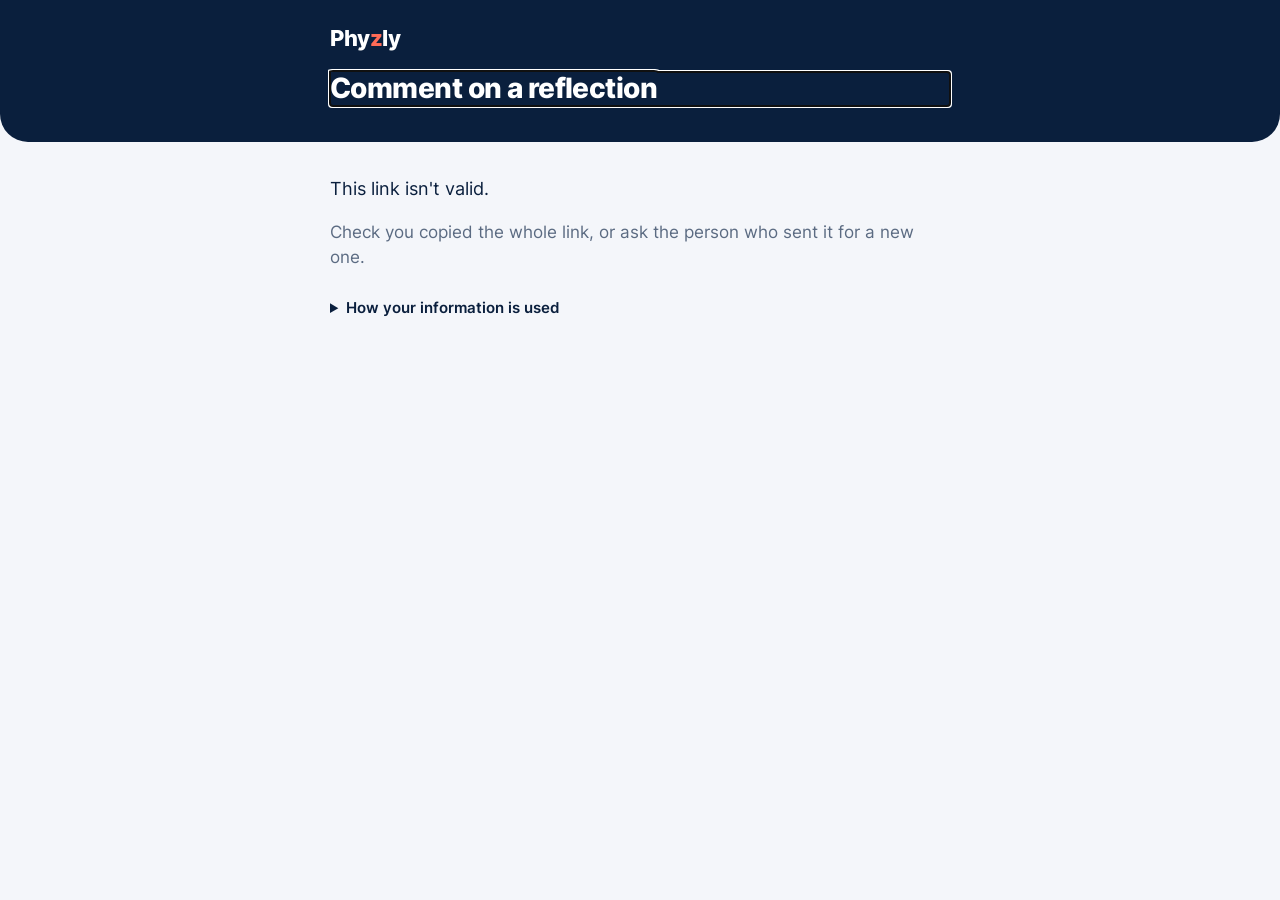
<file: reflection/index.html>
<!doctype html>
<html lang="en-GB">
<head>
<meta charset="utf-8">
<meta name="viewport" content="width=device-width, initial-scale=1, viewport-fit=cover">
<title>Comment on a reflection · Phyzly</title>
<meta name="robots" content="noindex, nofollow">
<meta name="referrer" content="no-referrer">
<meta http-equiv="Content-Security-Policy" content="default-src 'none'; script-src 'unsafe-inline'; style-src 'unsafe-inline'; font-src 'self'; img-src 'self'; connect-src https://lrbxghrhxabnqvfgxrad.supabase.co; form-action 'none'; base-uri 'none'">
<meta name="theme-color" content="#0A1F3D">
<link rel="icon" href="/favicon.svg" type="image/svg+xml">
<style>
@font-face{font-family:Inter;font-style:normal;font-weight:400;font-display:swap;src:url(/fonts/inter-latin-400-normal.woff2) format("woff2")}
@font-face{font-family:Inter;font-style:normal;font-weight:600;font-display:swap;src:url(/fonts/inter-latin-600-normal.woff2) format("woff2")}
@font-face{font-family:Inter;font-style:normal;font-weight:800;font-display:swap;src:url(/fonts/inter-latin-800-normal.woff2) format("woff2")}
:root{--navy:#0A1F3D;--coral:#FF6B57;--blue:#1A6BFF;--ink:#0A1F3D;--mute:#5B6B82;--line:#DCE4F0;--bg:#F4F6FA;--bad:#C0392B;--badbg:#FBE4E0}
*{box-sizing:border-box}
html{-webkit-text-size-adjust:100%}
body{margin:0;background:var(--bg);color:var(--ink);font-family:Inter,-apple-system,BlinkMacSystemFont,"Segoe UI",system-ui,sans-serif;font-size:17px;line-height:1.5;-webkit-font-smoothing:antialiased}
header{background:var(--navy);color:#fff;padding:22px 16px 30px;border-radius:0 0 28px 28px}
.in{max-width:620px;margin:0 auto}
.wm{font-weight:800;font-size:1.35rem;letter-spacing:-.02em}.wm span{color:var(--coral)}
h1{font-size:1.75rem;line-height:1.2;font-weight:800;letter-spacing:-.02em;margin:18px 0 6px;overflow-wrap:anywhere}
header p{margin:0;color:rgba(255,255,255,.72);overflow-wrap:anywhere}
main{padding:16px 16px 40px}
main,header{overflow-wrap:anywhere}
label,.lab{display:block;font-weight:800;margin:18px 0 6px}
.opt{font-weight:400;color:var(--mute)}
.hint{color:var(--mute);font-size:.92rem;margin:-2px 0 6px}
input[type=text],textarea{width:100%;font:inherit;color:var(--ink);background:#fff;border:2px solid var(--line);border-radius:14px;padding:12px 14px}
textarea{min-height:110px;resize:vertical}
.what{background:#fff;border:2px solid var(--line);border-radius:14px;padding:14px 16px;margin:4px 0 0}.what b{display:block;font-size:1.1rem}.what span{color:var(--mute)}
input:focus-visible,textarea:focus-visible,button:focus-visible,a:focus-visible{outline:3px solid #8FB4FF;outline-offset:2px}
.chips{display:flex;flex-wrap:wrap;gap:8px}
.chips label{margin:0;font-weight:600;font-size:.95rem;cursor:pointer}
.chips input{position:absolute;opacity:0;width:1px;height:1px}
.chips span{display:inline-block;border:2px solid var(--line);background:#fff;border-radius:999px;padding:8px 14px}
.chips input:checked+span{background:var(--blue);border-color:var(--blue);color:#fff}
.chips input:focus-visible+span{outline:3px solid #8FB4FF;outline-offset:2px}
.note{background:#fff;border:2px solid var(--line);border-radius:14px;padding:12px 14px;margin:20px 0 0}
.note b{display:block}
.ck{display:flex;gap:12px;align-items:flex-start;background:#fff;border:2px solid var(--line);border-radius:14px;padding:12px 14px;margin:12px 0 0;font-weight:600;cursor:pointer}
.ck input{width:22px;height:22px;margin:2px 0 0;flex:none;accent-color:var(--blue)}
button.go{display:block;width:100%;margin:18px 0 0;border:0;border-radius:999px;background:var(--navy);color:#fff;font:inherit;font-weight:800;padding:16px;cursor:pointer}
button.go[disabled]{opacity:.55;cursor:default}
.err{background:var(--badbg);color:var(--bad);font-weight:800;border-radius:14px;padding:12px 14px;margin:16px 0 0}
.hp{position:absolute;left:-9999px;width:1px;height:1px;overflow:hidden}
details{margin:26px 0 0;color:var(--mute);font-size:.92rem}
details summary{cursor:pointer;font-weight:600;color:var(--ink)}
details p{margin:8px 0 0}
a{color:var(--blue)}
.big{font-size:1.1rem}
.rf{background:#fff;border:2px solid var(--line);border-radius:14px;padding:14px 16px;margin:4px 0 0}
.rf h2{font-size:1.15rem;margin:0 0 2px;overflow-wrap:anywhere}.rf .meta{color:var(--mute);font-size:.95rem;margin:0 0 6px}
.rf h3{font-size:.95rem;margin:14px 0 4px;color:var(--mute);font-weight:800}.rf p.tx{margin:0;white-space:pre-wrap;overflow-wrap:anywhere}
[hidden]{display:none!important}
</style>
</head>
<body>
<header><div class="in">
<div class="wm" role="img" aria-label="Phyzly">Phy<span>z</span>ly</div>
<h1 id="h" tabindex="-1">Comment on a reflection</h1>
<p id="sub">One moment…</p>
</div></header>
<main><div class="in">

<div id="bad" hidden>
<p class="big" id="badt"></p>
<p id="badd" style="color:var(--mute)"></p>
</div>

<form id="f" hidden novalidate>
<div class="lab" id="wl">The reflection</div>
<div class="rf" role="group" aria-labelledby="wl"><h2 id="rt"></h2><p class="meta" id="rm"></p><div id="rb"></div></div>
<p id="wn" class="hint" style="margin:10px 0 0" hidden></p>
<p class="hint" style="margin-top:8px">If anything shown here is abusive or shouldn't have been sent to you, email <a href="mailto:hello@phyzly.app">hello@phyzly.app</a>.</p>

<label for="cmt">Your comment</label>
<p class="hint" id="ch"></p>
<textarea id="cmt" maxlength="2000"></textarea>

<label for="name">Your name</label>
<input type="text" id="name" maxlength="80" autocomplete="name">

<label for="role">Your role</label>
<input type="text" id="role" maxlength="80" autocomplete="organization-title" placeholder="e.g. Band 7 physio, supervisor">

<div class="hp" aria-hidden="true"><label for="website">Leave this empty</label><input type="text" id="website" tabindex="-1" autocomplete="off"></div>

<div class="note"><b>Before you send</b><span id="n1"></span></div>
<label class="ck"><input type="checkbox" id="agree"><span id="agl"></span></label>

<div class="err" id="err" role="alert" hidden></div>
<button class="go" id="go" type="submit">Send comment</button>

</form>

<div id="done" hidden>
<p class="big" id="donet"></p>
<p style="color:var(--mute)">You can close this page now. To correct or remove your comment later, ask them or email <a href="mailto:hello@phyzly.app">hello@phyzly.app</a>.</p>
</div>

<details>
<summary>How your information is used</summary>
<!-- Address: the owner's current address (14 Nov 2026). Change it here, in pz_legal.js (PZL_ADDR), in feedback/index.html and at the ICO when the service address is ready. -->
<p>Phyzly is run by Oliver Jones, trading as Phyzly, <span id="addr">13 Naseby House, Rothwell Road, Kettering, NN16 8WB</span>, who is responsible for the information on this page (ICO registration ZC298395). Contact: <a href="mailto:hello@phyzly.app">hello@phyzly.app</a>.</p>
<p><b>What is kept:</b> your name, your role, your comment and the date you sent it. No email address is collected. Like any website, the companies that host this page and our database record your IP address briefly in their security logs. This page has no cookies, no tracking and no analytics.</p>
<p><b>Why, and our lawful basis:</b> <span id="why">so the person who asked has your comments on their reflection, for their professional development. We rely on legitimate interests: theirs in learning from your comments and keeping them with their CPD record, and ours in providing the tool.</span></p>
<p><b>Who sees it:</b> only the person who sent you this link, with that entry in their own Phyzly account, and anyone they choose to share their record with, such as a manager or a future employer, including in a PDF or text copy of their record, or by a read-only link to their appraisal pack that works for up to 14 days. Phyzly's owner can access the database to keep the service running, and looks at content only to fix a reported problem or when the law requires it.</p>
<p><b>How long:</b> your comment is kept until that person deletes it or closes their account. The copy of their reflection shown on this page is deleted as soon as you send your comment, or the night after the link ends.</p>
<p><b>Where:</b> your comment is stored in London, with our database provider, Supabase, which acts only on our instructions. Its support staff and technical logs may be outside the UK, and this page is hosted by GitHub in the United States; both are covered by safeguards approved for that purpose.</p>
<p><b>Your rights:</b> you can ask for a copy of your comment, or for it to be corrected or deleted, and you can object to it being kept. A comment can't be edited, so to correct one we delete it and they send you a new link. Ask the person you sent it to, or email us with their first name, the name you gave and the date you sent it. We'll reply within one month, and it's free.</p>
<p><b>Complaints:</b> email <a href="mailto:hello@phyzly.app">hello@phyzly.app</a> and we'll acknowledge within 30 days. You can also complain to the Information Commissioner's Office at ico.org.uk.</p>
<p><b>Rules:</b> comment only if you're the person this was meant for. Don't write anything abusive, threatening or illegal, and don't include web or email addresses. The person you send it to can report a comment to us, and you can report what you were sent by emailing <a href="mailto:hello@phyzly.app">hello@phyzly.app</a>. See the <a href="/terms.html">Terms</a> and the <a href="/privacy.html">Privacy policy</a>.</p>
</details>

</div></main>
<script>
(function(){
  "use strict";
  var CFG = window.PZ_CFG || { url: "https://lrbxghrhxabnqvfgxrad.supabase.co", key: "sb_publishable_XjivnIAnqcuxpwN5j18Bpw_HnaazWPf" };
  var $ = function(id){ return document.getElementById(id); };
  var m = /(?:^#|[#&])t=([0-9a-f]{64})(?:&|$)/.exec(location.hash || ""), token = m ? m[1] : "", name = "", busy = false;
  var MON = ["January","February","March","April","May","June","July","August","September","October","November","December"];
  function longDate(d){ var x = /^(\d{4})-(\d{2})-(\d{2})/.exec(String(d || "")); return x ? (+x[3]) + " " + MON[+x[2] - 1] + " " + x[1] : ""; }
  function hrs(n){ n = Math.max(0, Math.round(+n || 0)); var h = Math.floor(n / 60), mm = n % 60; return h && mm ? h + " hr " + mm + " min" : h ? h + (h === 1 ? " hr" : " hrs") : mm ? mm + " min" : ""; }
  function show(id){ ["bad", "f", "done"].forEach(function(k){ $(k).hidden = k !== id; }); if (id !== "f") try{ $("h").focus(); }catch(e){} }
  function bad(title, detail){ $("h").textContent = "Comment on a reflection"; $("sub").textContent = ""; $("badt").textContent = title; $("badd").textContent = detail || ""; show("bad"); document.title = "Comment on a reflection · Phyzly"; }
  function rpc(fn, body){
    var ac = new AbortController(), t = setTimeout(function(){ ac.abort(); }, 20000);
    return fetch(CFG.url + "/rest/v1/rpc/" + fn, { method: "POST", signal: ac.signal, cache: "no-store", credentials: "omit", referrerPolicy: "no-referrer",
      headers: { "Content-Type": "application/json", "apikey": CFG.key, "Authorization": "Bearer " + CFG.key }, body: JSON.stringify(body) })
      .then(function(r){ clearTimeout(t); if (!r.ok) throw new Error("http " + r.status); return r.json(); }, function(e){ clearTimeout(t); throw e; });
  }
  var WHY = {
    missing: ["This link isn't valid.", "Check you copied the whole link, or ask the person who sent it for a new one."],
    used: ["This link has already been used.", "Each link takes one comment. If you'd like to add something, ask them for a new link."],
    expired: ["This link has expired.", "Links work for 14 days. Ask the person who sent it for a new one."]
  };
  function why(k){ var w = WHY[k] || WHY.missing; bad(w[0], w[1]); }
  function err(t){ var e = $("err"); e.textContent = t; e.hidden = !t; }
  function el(tag, cls, text){ var e = document.createElement(tag); if (cls) e.className = cls; e.textContent = text; return e; }
  if (!token) return why("missing");
  rpc("rc_request_open", { p_token: token }).then(function(d){
    if (!d || d.ok !== true) return why(d && d.why);
    var c = d.content && typeof d.content === "object" ? d.content : {}, f = Array.isArray(c.f) ? c.f : [];
    if (!f.length) return why("missing");
    name = String(d.first_name || "").slice(0, 40) || "your colleague";
    var note = String(d.note || "").slice(0, 300);
    document.title = "Comment on " + name + "'s reflection · Phyzly";
    $("h").textContent = "Comment on " + name + "'s reflection";
    $("sub").textContent = name + " would like your comments on a reflection from their CPD log. It takes a few minutes.";
    $("rt").textContent = String(c.t || "").slice(0, 200);
    $("rm").textContent = [longDate(c.d), String(c.ty || "").slice(0, 120), hrs(c.m)].filter(Boolean).join(" · ");
    var rb = $("rb");
    f.slice(0, 10).forEach(function(x){ if (!Array.isArray(x)) return; rb.appendChild(el("h3", "", String(x[0] || "").slice(0, 120))); rb.appendChild(el("p", "tx", String(x[1] || "").slice(0, 6000))); });
    if (note){ $("wn").textContent = name + " wrote: " + note; $("wn").hidden = false; }
    $("ch").textContent = "What's good about it, and what would make it stronger? For example, how the learning could change their practice, or how it helps the people they see. " + name + " will see this.";
    $("n1").textContent = "Your comment goes into " + name + "'s own CPD record. It isn't an assessment, and Phyzly doesn't check who comments. " + name + " will see your name, your role and your comment, and may share them, for example at appraisal. Please don't include patient names or details, or web or email addresses.";
    $("agl").textContent = "I'm the person " + name + " asked. I understand " + name + " will keep my comment with their reflection.";
    show("f");
  }, function(){ bad("We couldn't open this link just now.", "Check your connection, then reload the page. Your link hasn't been used."); });
  /* web or email addresses: the same rules as the database (backend/012, public.fb_has_link) */
  var TLD = "com|net|org|uk|io|info|biz|xyz|ru|cn|onion|gov|edu|scot|wales|cymru|ie|app|ly|co|me|dev|ai|tv|us|eu|nz|au|ca|link|site|online|page|gl|gd|ws";
  function hasLink(t){ t = String(t || ""); return /(https?:|www\.)/i.test(t) || /[^\s@]@[a-z0-9-]+(\.[a-z0-9-]+)*\.[a-z]{2,}/i.test(t) ||
    new RegExp("[a-z0-9-]\\.(" + TLD + ")(\\/|\\b)").test(t) || new RegExp("[a-z0-9-]\\.(" + TLD + ")\\/", "i").test(t); }
  $("f").addEventListener("submit", function(ev){
    ev.preventDefault(); if (busy) return;
    var v = function(id){ return $(id).value.replace(/\s+$/, "").replace(/^\s+/, ""); };
    var nm = v("name"), role = v("role"), cmt = v("cmt");
    if ($("website").value){ err("That didn't send. Try again."); return; }   /* filled only by automated form-fillers */
    if (!cmt){ err("Write your comment."); $("cmt").focus(); return; }
    if (!nm){ err("Add your name, so " + name + " knows who commented."); $("name").focus(); return; }
    if (!role){ err("Add your role."); $("role").focus(); return; }
    if (hasLink([nm, role, cmt].join(" "))){ err("Please take out any web or email addresses. Comments can't include them."); return; }
    if (!$("agree").checked){ err("Tick the box to say you're the person " + name + " asked."); $("agree").focus(); return; }
    err(""); busy = true; $("go").disabled = true; $("go").textContent = "Sending…";
    rpc("rc_request_answer", { p_token: token, p_name: nm, p_role: role, p_comment: cmt }).then(function(d){
      if (d && d.ok === true){
        try{ history.replaceState(null, "", location.pathname); }catch(e){}
        $("h").textContent = "Thank you"; $("sub").textContent = "";
        $("donet").textContent = "Your comment has been sent to " + name + ". They'll see it with their reflection in their Phyzly Portfolio.";
        show("done"); window.scrollTo(0, 0); return;
      }
      busy = false; $("go").disabled = false; $("go").textContent = "Send comment";
      var k = d && d.why;
      if (k === "used" || k === "expired" || k === "missing"){ $("go").disabled = true; err((WHY[k] || WHY.missing)[0] + " " + (WHY[k] || WHY.missing)[1] + " What you wrote is still in the box above, so you can copy it."); return; }
      err(k === "link" ? "Please take out any web or email addresses. Comments can't include them." : k === "name" ? "Add your name (up to 80 characters)." : k === "role" ? "Add your role (up to 80 characters)." : k === "long" ? "The comment is too long. Shorten it to 2,000 characters." : k === "comment" ? "Write your comment." : k === "own" ? "This is your own link. Send it to the person you're asking." : "That didn't send. Try again.");
    }, function(){ busy = false; $("go").disabled = false; $("go").textContent = "Send comment"; err("That didn't send. Check your connection and try again. Nothing you've written has been lost."); });
  });
})();
</script>
</body>
</html>
</file>
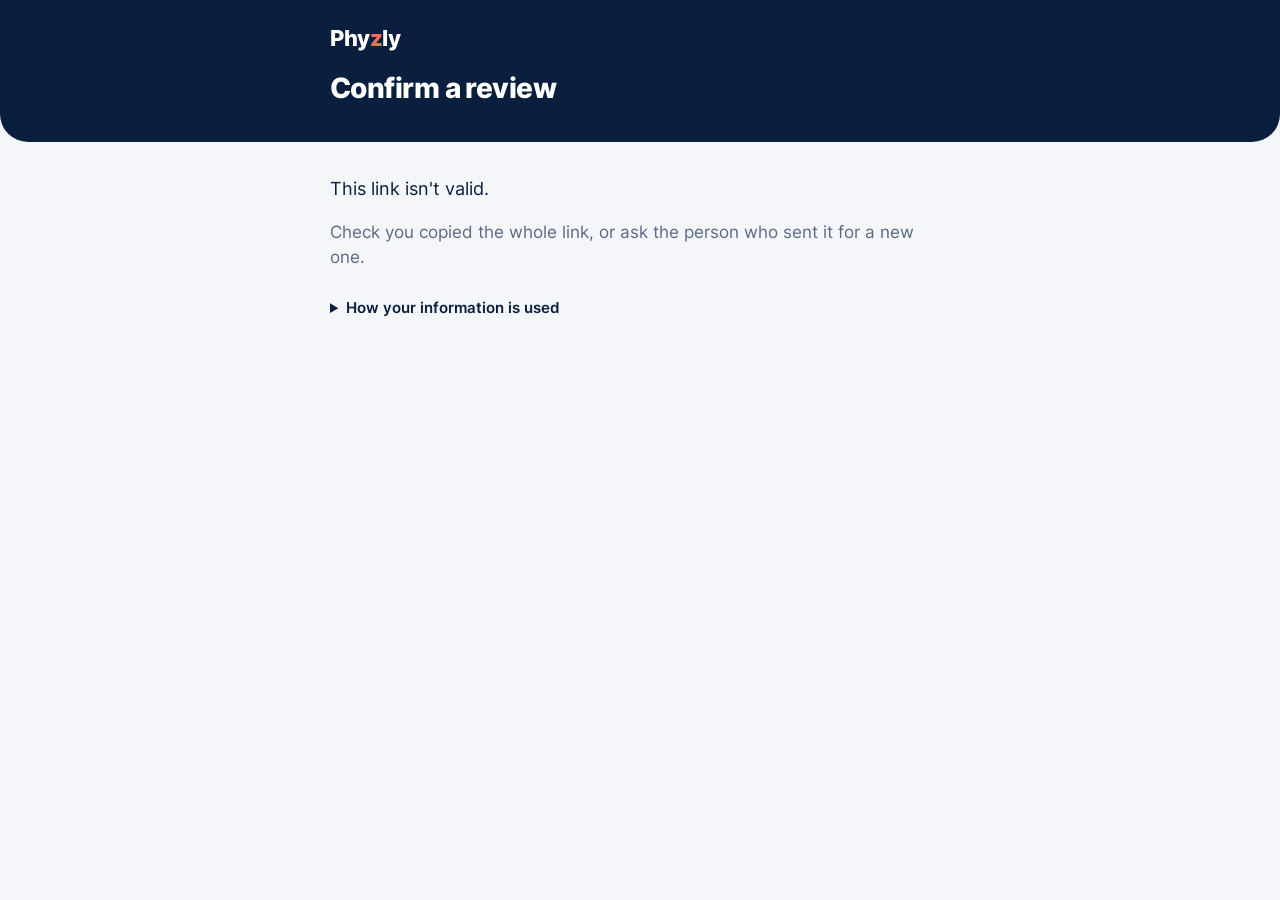
<file: signoff/index.html>
<!doctype html>
<html lang="en-GB">
<head>
<meta charset="utf-8">
<meta name="viewport" content="width=device-width, initial-scale=1, viewport-fit=cover">
<title>Confirm a review · Phyzly</title>
<meta name="robots" content="noindex, nofollow">
<meta name="referrer" content="no-referrer">
<meta http-equiv="Content-Security-Policy" content="default-src 'none'; script-src 'unsafe-inline'; style-src 'unsafe-inline'; font-src 'self'; img-src 'self'; connect-src https://lrbxghrhxabnqvfgxrad.supabase.co; form-action 'none'; base-uri 'none'">
<meta name="theme-color" content="#0A1F3D">
<link rel="icon" href="/favicon.svg" type="image/svg+xml">
<style>
@font-face{font-family:Inter;font-style:normal;font-weight:400;font-display:swap;src:url(/fonts/inter-latin-400-normal.woff2) format("woff2")}
@font-face{font-family:Inter;font-style:normal;font-weight:600;font-display:swap;src:url(/fonts/inter-latin-600-normal.woff2) format("woff2")}
@font-face{font-family:Inter;font-style:normal;font-weight:800;font-display:swap;src:url(/fonts/inter-latin-800-normal.woff2) format("woff2")}
:root{--navy:#0A1F3D;--coral:#FF6B57;--blue:#1A6BFF;--ink:#0A1F3D;--mute:#5B6B82;--line:#DCE4F0;--bg:#F4F6FA;--bad:#C0392B;--badbg:#FBE4E0}
*{box-sizing:border-box}
html{-webkit-text-size-adjust:100%}
body{margin:0;background:var(--bg);color:var(--ink);font-family:Inter,-apple-system,BlinkMacSystemFont,"Segoe UI",system-ui,sans-serif;font-size:17px;line-height:1.5;-webkit-font-smoothing:antialiased}
header{background:var(--navy);color:#fff;padding:22px 16px 30px;border-radius:0 0 28px 28px}
.in{max-width:620px;margin:0 auto}
.wm{font-weight:800;font-size:1.35rem;letter-spacing:-.02em}.wm span{color:var(--coral)}
h1{font-size:1.75rem;line-height:1.2;font-weight:800;letter-spacing:-.02em;margin:18px 0 6px;overflow-wrap:anywhere}
header p{margin:0;color:rgba(255,255,255,.72);overflow-wrap:anywhere}
main{padding:16px 16px 40px}
label,.lab{display:block;font-weight:800;margin:18px 0 6px}
.opt{font-weight:400;color:var(--mute)}
.hint{color:var(--mute);font-size:.92rem;margin:-2px 0 6px}
input[type=text],textarea{width:100%;font:inherit;color:var(--ink);background:#fff;border:2px solid var(--line);border-radius:14px;padding:12px 14px}
textarea{min-height:110px;resize:vertical}
.what{background:#fff;border:2px solid var(--line);border-radius:14px;padding:14px 16px;margin:4px 0 0}.what b{display:block;font-size:1.1rem}.what span{color:var(--mute)}
input:focus-visible,textarea:focus-visible,button:focus-visible,a:focus-visible{outline:3px solid #8FB4FF;outline-offset:2px}
.chips{display:flex;flex-wrap:wrap;gap:8px}
.chips label{margin:0;font-weight:600;font-size:.95rem;cursor:pointer}
.chips input{position:absolute;opacity:0;width:1px;height:1px}
.chips span{display:inline-block;border:2px solid var(--line);background:#fff;border-radius:999px;padding:8px 14px}
.chips input:checked+span{background:var(--blue);border-color:var(--blue);color:#fff}
.chips input:focus-visible+span{outline:3px solid #8FB4FF;outline-offset:2px}
.note{background:#fff;border:2px solid var(--line);border-radius:14px;padding:12px 14px;margin:20px 0 0}
.note b{display:block}
.ck{display:flex;gap:12px;align-items:flex-start;background:#fff;border:2px solid var(--line);border-radius:14px;padding:12px 14px;margin:12px 0 0;font-weight:600;cursor:pointer}
.ck input{width:22px;height:22px;margin:2px 0 0;flex:none;accent-color:var(--blue)}
button.go{display:block;width:100%;margin:18px 0 0;border:0;border-radius:999px;background:var(--navy);color:#fff;font:inherit;font-weight:800;padding:16px;cursor:pointer}
button.go[disabled]{opacity:.55;cursor:default}
.err{background:var(--badbg);color:var(--bad);font-weight:800;border-radius:14px;padding:12px 14px;margin:16px 0 0}
.hp{position:absolute;left:-9999px;width:1px;height:1px;overflow:hidden}
details{margin:26px 0 0;color:var(--mute);font-size:.92rem}
details summary{cursor:pointer;font-weight:600;color:var(--ink)}
details p{margin:8px 0 0}
a{color:var(--blue)}
.big{font-size:1.1rem}
[hidden]{display:none!important}
</style>
</head>
<body>
<header><div class="in">
<div class="wm" aria-label="Phyzly">Phy<span>z</span>ly</div>
<h1 id="h">Confirm a review</h1>
<p id="sub">One moment…</p>
</div></header>
<main><div class="in">

<div id="bad" hidden>
<p class="big" id="badt"></p>
<p id="badd" style="color:var(--mute)"></p>
</div>

<form id="f" hidden novalidate>
<div class="lab" id="wl">You're being asked to confirm</div>
<div class="what" aria-labelledby="wl"><b id="wi"></b><span id="wd"></span><p id="wn" class="hint" style="margin:8px 0 0" hidden></p></div>
<p class="hint" style="margin-top:8px">If anything shown here is abusive or shouldn't have been sent to you, email <a href="mailto:hello@phyzly.app">hello@phyzly.app</a>.</p>

<div class="lab" id="ol">Your answer</div>
<div class="chips" role="radiogroup" aria-labelledby="ol">
<label><input type="radio" name="out" value="confirmed"><span>Yes, I confirm this</span></label>
<label><input type="radio" name="out" value="not_yet"><span>Not yet</span></label>
</div>
<p class="hint" id="oh" style="margin-top:8px"></p>

<label for="name">Your name</label>
<input type="text" id="name" maxlength="80" autocomplete="name">

<label for="role">Your role</label>
<input type="text" id="role" maxlength="80" autocomplete="organization-title" placeholder="e.g. Band 7 physiotherapist, preceptor">

<label for="cmt">Comment <span class="opt" id="co">(optional)</span></label>
<p class="hint" id="ch"></p>
<textarea id="cmt" maxlength="1000"></textarea>

<div class="hp" aria-hidden="true"><label for="website">Leave this empty</label><input type="text" id="website" tabindex="-1" autocomplete="off"></div>

<div class="note"><b>Before you send</b><span id="n1"></span></div>
<label class="ck"><input type="checkbox" id="agree"><span id="agl"></span></label>

<div class="err" id="err" role="alert" hidden></div>
<button class="go" id="go" type="submit">Send answer</button>

</form>

<div id="done" hidden>
<p class="big" id="donet"></p>
<p style="color:var(--mute)">You can close this page now. To see, correct or remove your answer later, ask them or email <a href="mailto:hello@phyzly.app">hello@phyzly.app</a>.</p>
</div>

<details>
<summary>How your information is used</summary>
<!-- Address: the owner's current address (14 Nov 2026). Change it here, in pz_legal.js (PZL_ADDR), in feedback/index.html and at the ICO when the service address is ready. -->
<p>Phyzly is run by Oliver Jones, trading as Phyzly, <span id="addr">13 Naseby House, Rothwell Road, Kettering, NN16 8WB</span>, who is responsible for the information on this page (ICO registration ZC298395). Contact: <a href="mailto:hello@phyzly.app">hello@phyzly.app</a>.</p>
<p><b>What is kept:</b> your name, your role, your answer, your comment if you write one, and the date you sent it. No email address is collected. Like any website, the companies that host this page and our database record your IP address briefly in their security logs. This page has no cookies, no tracking and no analytics.</p>
<p><b>Why, and our lawful basis:</b> <span id="why">so the person who asked has a record that you confirmed (or haven't yet confirmed) this part of their preceptorship, for their professional development. We rely on legitimate interests: theirs in keeping a record of their preceptorship, and ours in providing the tool.</span></p>
<p><b>Who sees it:</b> only the person who sent you this link, in their own Phyzly account, and anyone they choose to share their record with, such as a manager or a future employer, including in a PDF or text copy of their record, or by a read-only link to their appraisal pack that works for up to 14 days. Phyzly's owner can access the database to keep the service running, and looks at content only to fix a reported problem or when the law requires it.</p>
<p><b>How long:</b> until that person deletes it or closes their account.</p>
<p><b>Where:</b> your answer is stored in London, with our database provider, Supabase, which acts only on our instructions. Its support staff and technical logs may be outside the UK, and this page is hosted by GitHub in the United States; both are covered by safeguards approved for that purpose.</p>
<p><b>Your rights:</b> you can ask for a copy of your answer, or for it to be corrected or deleted, and you can object to it being kept. An answer can't be edited, so to correct one we delete it and they send you a new link. Ask the person you sent it to, or email us with their first name, the name you gave and the date you sent it. We'll reply within one month, and it's free.</p>
<p><b>Complaints:</b> email <a href="mailto:hello@phyzly.app">hello@phyzly.app</a> and we'll acknowledge within 30 days. You can also complain to the Information Commissioner's Office at ico.org.uk.</p>
<p><b>Rules:</b> answer only if you're the person this was meant for. Don't write anything abusive, threatening or illegal, and don't include web or email addresses. The person you send it to can report an answer to us, and you can report what you were sent by emailing <a href="mailto:hello@phyzly.app">hello@phyzly.app</a>. See the <a href="/terms.html">Terms</a> and the <a href="/privacy.html">Privacy policy</a>.</p>
</details>

</div></main>
<script>
(function(){
  "use strict";
  var CFG = window.PZ_CFG || { url: "https://lrbxghrhxabnqvfgxrad.supabase.co", key: "sb_publishable_XjivnIAnqcuxpwN5j18Bpw_HnaazWPf" };
  var $ = function(id){ return document.getElementById(id); };
  var m = /(?:^#|[#&])t=([0-9a-f]{64})(?:&|$)/.exec(location.hash || ""), token = m ? m[1] : "", name = "", item = "", ap = false, busy = false;
  var MON = ["January","February","March","April","May","June","July","August","September","October","November","December"];
  function longDate(d){ var x = /^(\d{4})-(\d{2})-(\d{2})/.exec(String(d || "")); return x ? (+x[3]) + " " + MON[+x[2] - 1] + " " + x[1] : ""; }
  function show(id){ ["bad", "f", "done"].forEach(function(k){ $(k).hidden = k !== id; }); }
  function bad(title, detail){ $("h").textContent = "Confirm a review"; $("sub").textContent = ""; $("badt").textContent = title; $("badd").textContent = detail || ""; show("bad"); document.title = "Confirm a review · Phyzly"; }
  function rpc(fn, body){
    var ac = new AbortController(), t = setTimeout(function(){ ac.abort(); }, 20000);
    return fetch(CFG.url + "/rest/v1/rpc/" + fn, { method: "POST", signal: ac.signal, cache: "no-store", credentials: "omit", referrerPolicy: "no-referrer",
      headers: { "Content-Type": "application/json", "apikey": CFG.key, "Authorization": "Bearer " + CFG.key }, body: JSON.stringify(body) })
      .then(function(r){ clearTimeout(t); if (!r.ok) throw new Error("http " + r.status); return r.json(); }, function(e){ clearTimeout(t); throw e; });
  }
  var WHY = {
    missing: ["This link isn't valid.", "Check you copied the whole link, or ask the person who sent it for a new one."],
    used: ["This link has already been used.", "Each link takes one answer. If something needs changing, ask them for a new link."],
    expired: ["This link has expired.", "Links work for 30 days. Ask the person who sent it for a new one."]
  };
  function why(k){ var w = WHY[k] || WHY.missing; bad(w[0], w[1]); }
  function err(t){ var e = $("err"); e.textContent = t; e.hidden = !t; }
  function outv(){ return (document.querySelector("input[name=out]:checked") || {}).value || ""; }
  function hint(){
    var o = outv();
    $("oh").textContent = o === "confirmed" ? (ap ? "You're confirming that " + name + "'s appraisal took place on the date shown above. You're not being asked to approve anything else. This isn't your employer's appraisal form." : "You're confirming that this review took place as shown above and that you're happy to sign it off in " + name + "'s portfolio. This isn't your employer's form.") : o === "not_yet" ? name + " will see that it isn't confirmed yet, with your comment." : "";
    $("ch").textContent = o === "not_yet" ? (ap ? "What needs changing, for example the date? " : "What still needs to happen? ") + name + " will see this." : "Anything you'd like " + name + " to know.";
    $("go").textContent = o === "confirmed" ? "Confirm and send" : "Send answer";
    $("co").hidden = o === "not_yet";
  }
  if (!token) return why("missing");
  rpc("signoff_request_open", { p_token: token }).then(function(d){
    if (!d || d.ok !== true) return why(d && d.why);
    name = String(d.first_name || "").slice(0, 40) || "your colleague"; ap = d.kind === "ap";
    item = String(d.item || "").slice(0, 80);
    if (ap && ["Appraisal", "PADR", "PDP&R"].indexOf(item) < 0) item = "Appraisal";
    var held = longDate(d.held_on), note = String(d.note || "").slice(0, 300);
    var what = ap ? "an appraisal" : "a review";
    document.title = "Confirm " + what + " for " + name + " · Phyzly";
    $("h").textContent = "Confirm " + what + " for " + name;
    $("sub").textContent = ap ? name + " has asked you, as their appraiser, to confirm that their appraisal took place. It takes a minute." : name + " has asked you to confirm part of their preceptorship. It takes a minute.";
    if (ap){ $("role").placeholder = "e.g. Band 7 physiotherapist, appraiser"; $("why").textContent = "so the person who asked has a record that you confirmed (or haven't yet confirmed) their appraisal, for their professional development. We rely on legitimate interests: theirs in keeping a record of their appraisal, and ours in providing the tool."; }
    $("wi").textContent = item; $("wd").textContent = held ? "Held " + held : "";
    if (note){ $("wn").textContent = name + " wrote: " + note; $("wn").hidden = false; }
    $("n1").textContent = "This is a record in " + name + "'s own portfolio. It doesn't replace your employer's " + (ap ? "appraisal form" : "preceptorship paperwork") + ", and Phyzly doesn't check who answers. " + name + " will see your name, your role, your answer and your comment, and may share them, for example " + (ap ? "with a future manager" : "at appraisal") + ". Please don't include patient names or details, or web or email addresses.";
    $("agl").textContent = "I'm the person " + name + " asked. I understand " + name + " will keep my answer in their portfolio.";
    hint(); show("f");
  }, function(){ bad("We couldn't open this link just now.", "Check your connection, then reload the page. Your link hasn't been used."); });
  Array.prototype.forEach.call(document.querySelectorAll("input[name=out]"), function(r){ r.addEventListener("change", hint); });
  /* web or email addresses: the same rules as the database (backend/012, public.fb_has_link) */
  var TLD = "com|net|org|uk|io|info|biz|xyz|ru|cn|onion|gov|edu|scot|wales|cymru|ie|app|ly|co|me|dev|ai|tv|us|eu|nz|au|ca|link|site|online|page|gl|gd|ws";
  function hasLink(t){ t = String(t || ""); return /(https?:|www\.)/i.test(t) || /[^\s@]@[a-z0-9-]+(\.[a-z0-9-]+)*\.[a-z]{2,}/i.test(t) ||
    new RegExp("[a-z0-9-]\\.(" + TLD + ")(\\/|\\b)").test(t) || new RegExp("[a-z0-9-]\\.(" + TLD + ")\\/", "i").test(t); }
  $("f").addEventListener("submit", function(ev){
    ev.preventDefault(); if (busy) return;
    var v = function(id){ return $(id).value.replace(/\s+$/, "").replace(/^\s+/, ""); };
    var nm = v("name"), role = v("role"), cmt = v("cmt"), out = outv();
    if ($("website").value) return;                                   /* filled only by automated form-fillers */
    if (!out){ err("Choose your answer."); document.querySelector("input[name=out]").focus(); return; }
    if (!nm){ err("Add your name, so " + name + "'s record shows who answered."); $("name").focus(); return; }
    if (!role){ err("Add your role."); $("role").focus(); return; }
    if (out === "not_yet" && !cmt){ err("Add a comment so " + name + (ap ? " knows what needs changing." : " knows what still needs to happen.")); $("cmt").focus(); return; }
    if (hasLink([nm, role, cmt].join(" "))){ err("Please take out any web or email addresses. Answers can't include them."); return; }
    if (!$("agree").checked){ err("Tick the box to say you're the person " + name + " asked."); $("agree").focus(); return; }
    err(""); busy = true; $("go").disabled = true; $("go").textContent = "Sending…";
    rpc("signoff_request_answer", { p_token: token, p_name: nm, p_role: role, p_outcome: out, p_comment: cmt }).then(function(d){
      if (d && d.ok === true){
        try{ history.replaceState(null, "", location.pathname); }catch(e){}
        $("h").textContent = "Thank you"; $("sub").textContent = "";
        $("donet").textContent = out === "confirmed" ? (ap ? "You've confirmed " + name + "'s appraisal. They'll see it in their Phyzly Portfolio." : "You've confirmed \u201c" + item + "\u201d for " + name + ". They'll see it in their Phyzly Portfolio.") : "Your answer has been sent to " + name + ".";
        show("done"); window.scrollTo(0, 0); return;
      }
      busy = false; $("go").disabled = false; hint();
      var k = d && d.why;
      if (k === "used" || k === "expired" || k === "missing") return why(k);
      err(k === "link" ? "Please take out any web or email addresses. Answers can't include them." : k === "name" ? "Add your name (up to 80 characters)." : k === "role" ? "Add your role (up to 80 characters)." : k === "long" ? "The comment is too long. Shorten it to 1,000 characters." : k === "comment" ? "Add a comment so " + name + (ap ? " knows what needs changing." : " knows what still needs to happen.") : k === "own" ? "This is your own link. Send it to the person you're asking." : "That didn't send. Try again.");
    }, function(){ busy = false; $("go").disabled = false; hint(); err("That didn't send. Check your connection and try again. Nothing you've written has been lost."); });
  });
})();
</script>
</body>
</html>
</file>
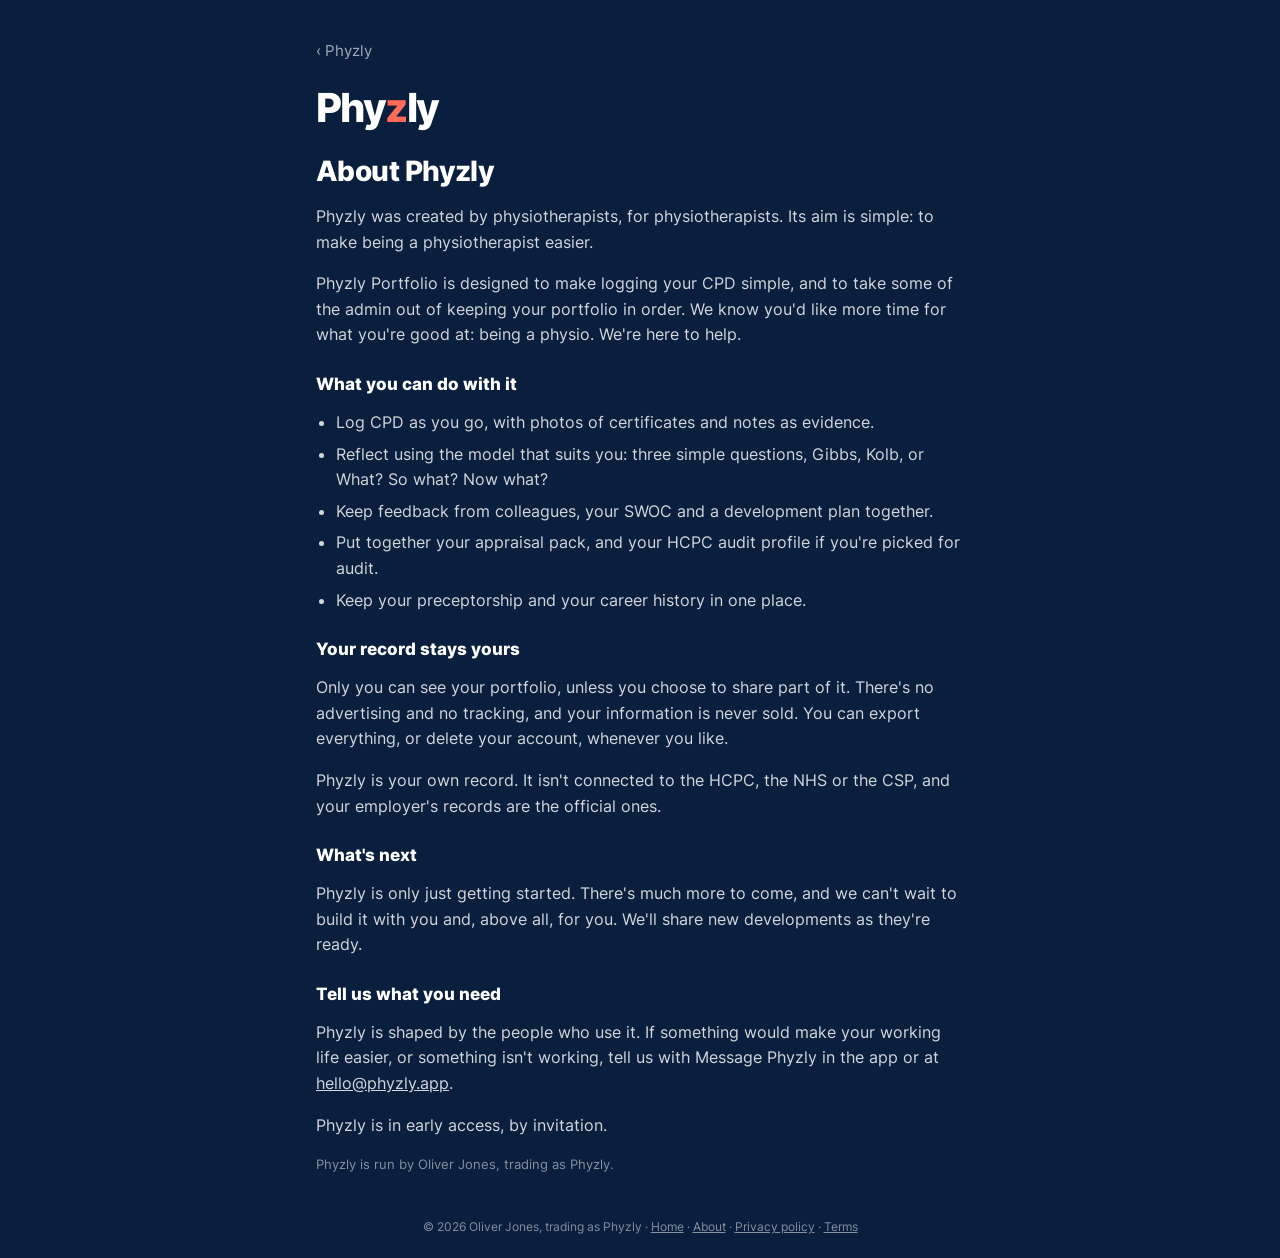
<file: about.html>
<!doctype html>
<html lang="en-GB">
<head>
<meta charset="utf-8">
<meta name="viewport" content="width=device-width, initial-scale=1, viewport-fit=cover">
<title>About Phyzly · Phyzly</title>
<meta name="description" content="Phyzly was created by physiotherapists, for physiotherapists, to make being a physiotherapist easier. What it does, and how your record is treated.">
<meta name="robots" content="noindex, nofollow">
<meta name="theme-color" content="#0A1F3D">
<link rel="icon" href="/favicon.svg" type="image/svg+xml">
<link rel="stylesheet" href="/site.css">
</head>
<body>
<article class="doc">
<a class="back" href="/">‹ Phyzly</a>
<div class="wm" aria-label="Phyzly">Phy<span>z</span>ly</div>
<h2>About Phyzly</h2>
<div class="pzl">
<p>Phyzly was created by physiotherapists, for physiotherapists. Its aim is simple: to make being a physiotherapist easier.</p>
<p>Phyzly Portfolio is designed to make logging your CPD simple, and to take some of the admin out of keeping your portfolio in order. We know you'd like more time for what you're good at: being a physio. We're here to help.</p>
<h3>What you can do with it</h3>
<ul>
<li>Log CPD as you go, with photos of certificates and notes as evidence.</li>
<li>Reflect using the model that suits you: three simple questions, Gibbs, Kolb, or What? So what? Now what?</li>
<li>Keep feedback from colleagues, your SWOC and a development plan together.</li>
<li>Put together your appraisal pack, and your HCPC audit profile if you're picked for audit.</li>
<li>Keep your preceptorship and your career history in one place.</li>
</ul>
<h3>Your record stays yours</h3>
<p>Only you can see your portfolio, unless you choose to share part of it. There's no advertising and no tracking, and your information is never sold. You can export everything, or delete your account, whenever you like.</p>
<p>Phyzly is your own record. It isn't connected to the HCPC, the NHS or the CSP, and your employer's records are the official ones.</p>
<h3>What's next</h3>
<p>Phyzly is only just getting started. There's much more to come, and we can't wait to build it with you and, above all, for you. We'll share new developments as they're ready.</p>
<h3>Tell us what you need</h3>
<p>Phyzly is shaped by the people who use it. If something would make your working life easier, or something isn't working, tell us with Message Phyzly in the app or at <a href="mailto:hello@phyzly.app">hello@phyzly.app</a>.</p>
<p>Phyzly is in early access, by invitation.</p>
<p class="tag">Phyzly is run by Oliver Jones, trading as Phyzly.</p>
</div>
</article>
<footer>© 2026 Oliver Jones, trading as Phyzly · <a href="/">Home</a> · <a href="/about.html">About</a> · <a href="/privacy.html">Privacy policy</a> · <a href="/terms.html">Terms</a></footer>
</body>
</html>
</file>
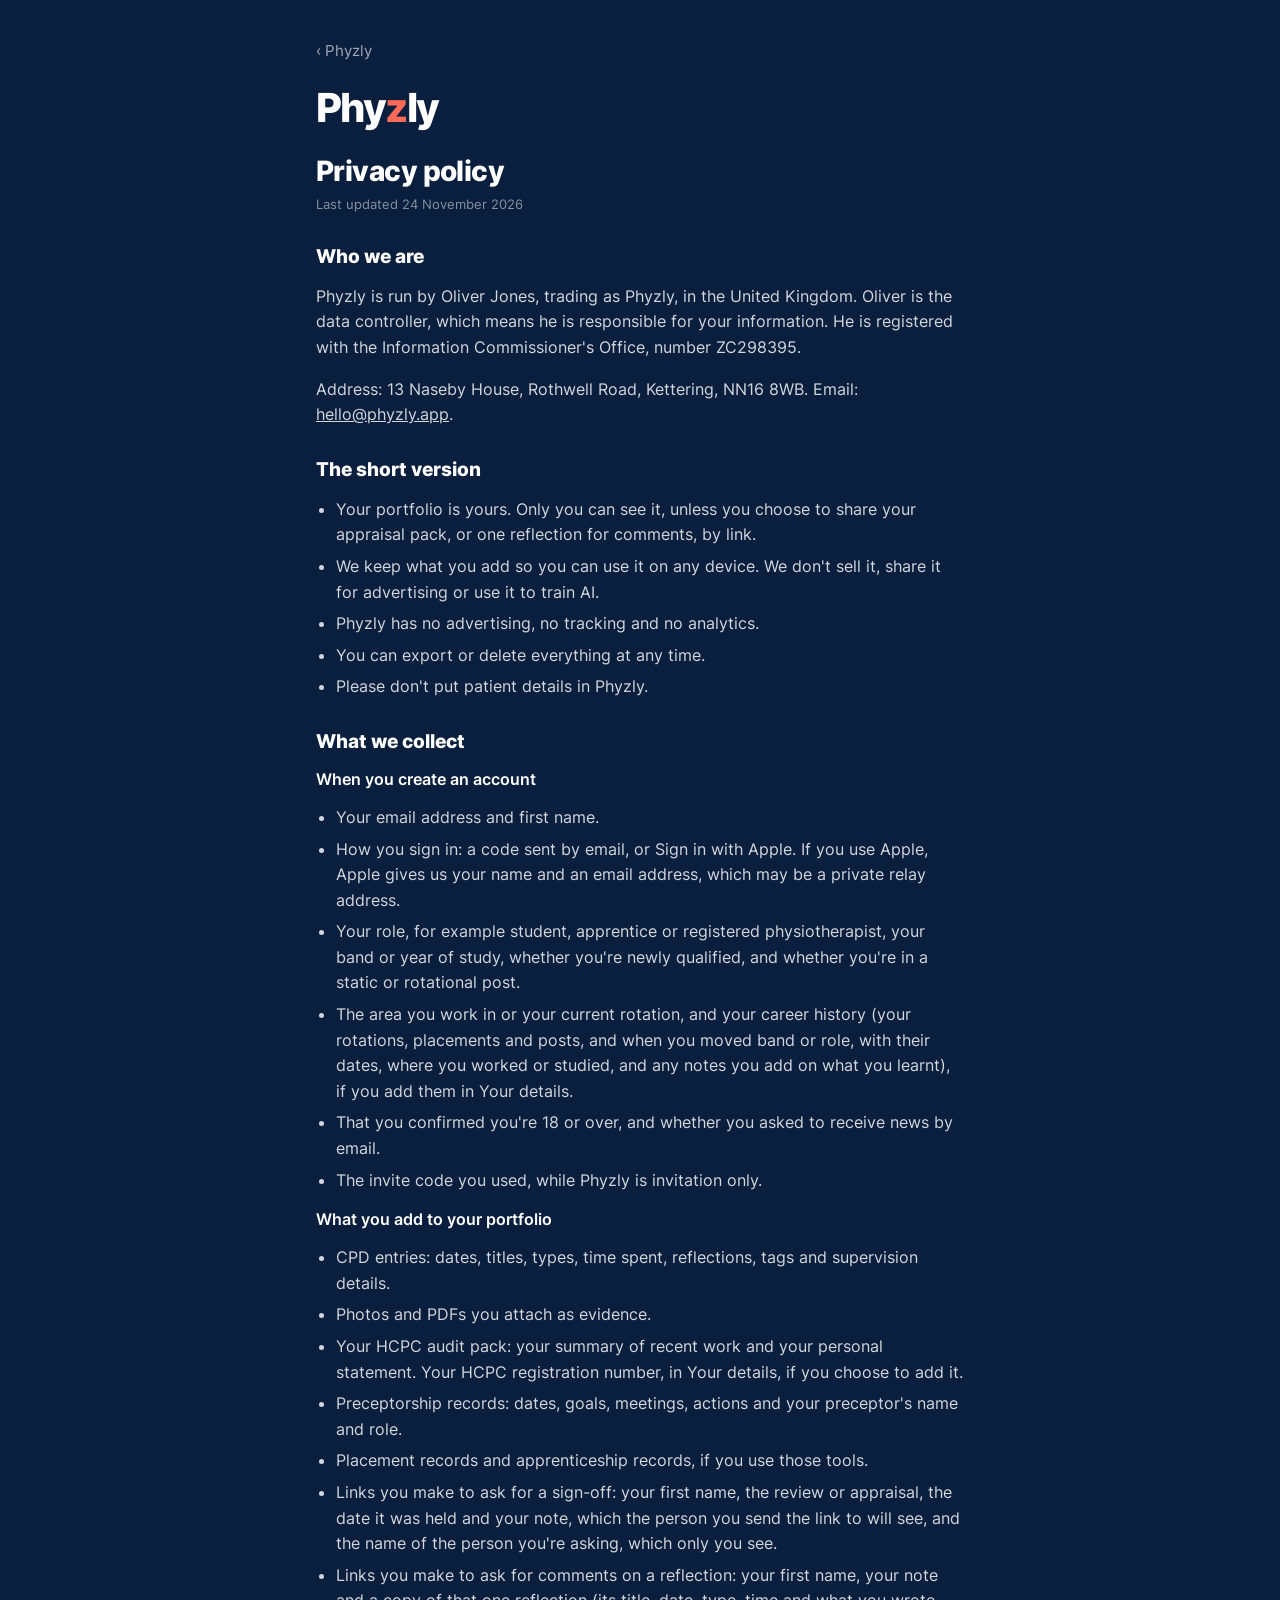
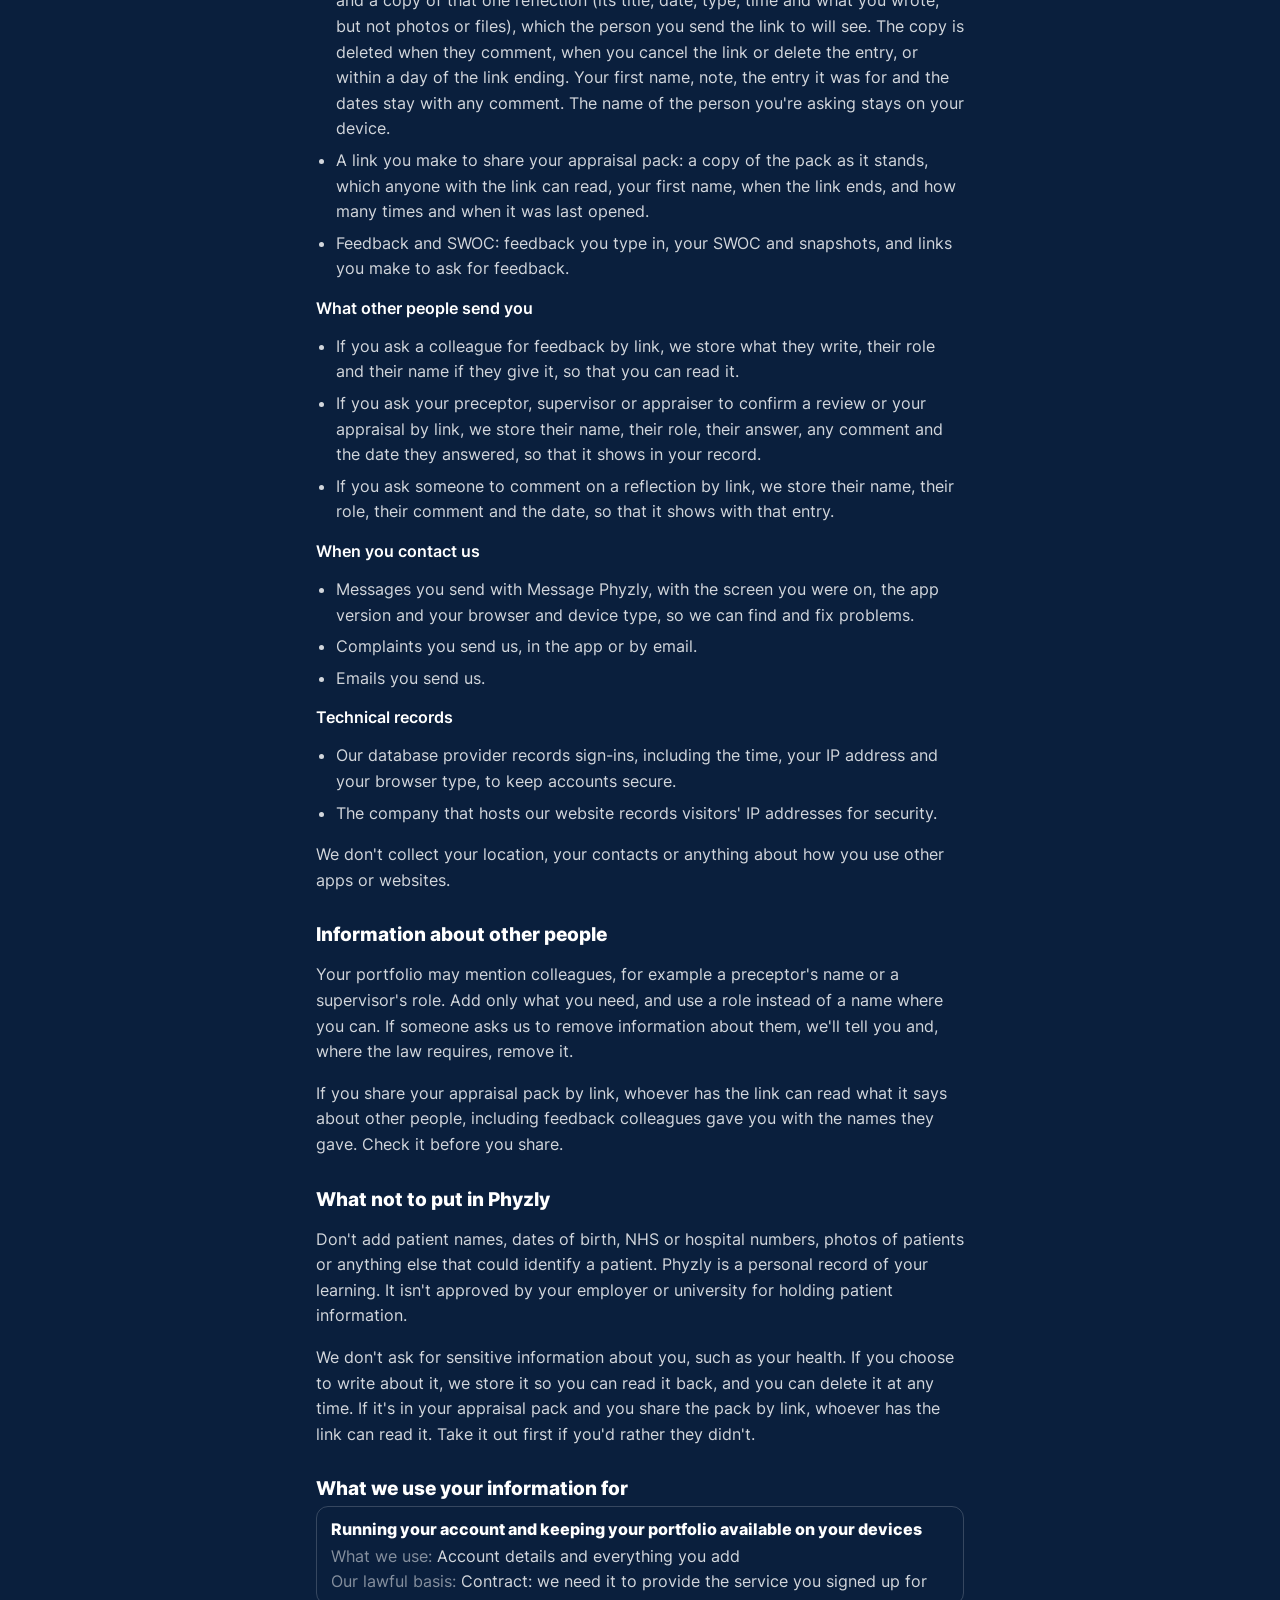
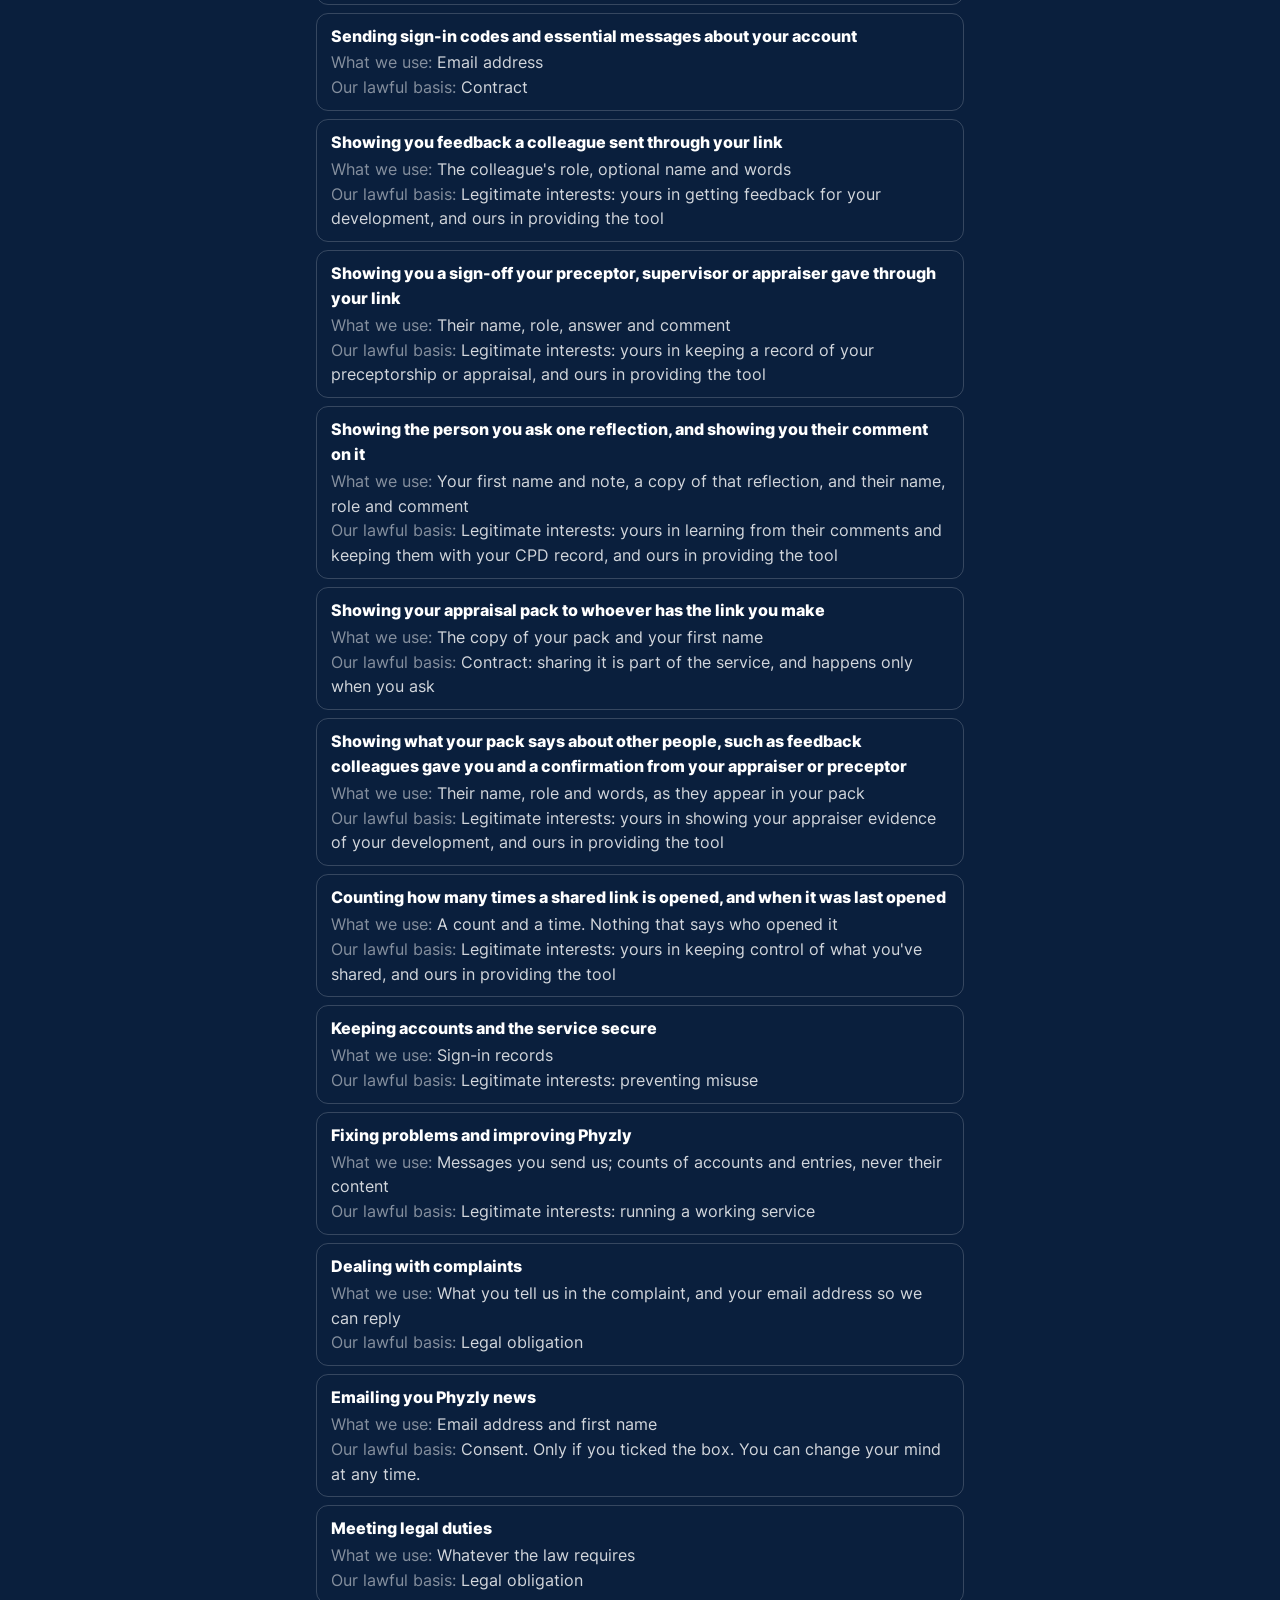
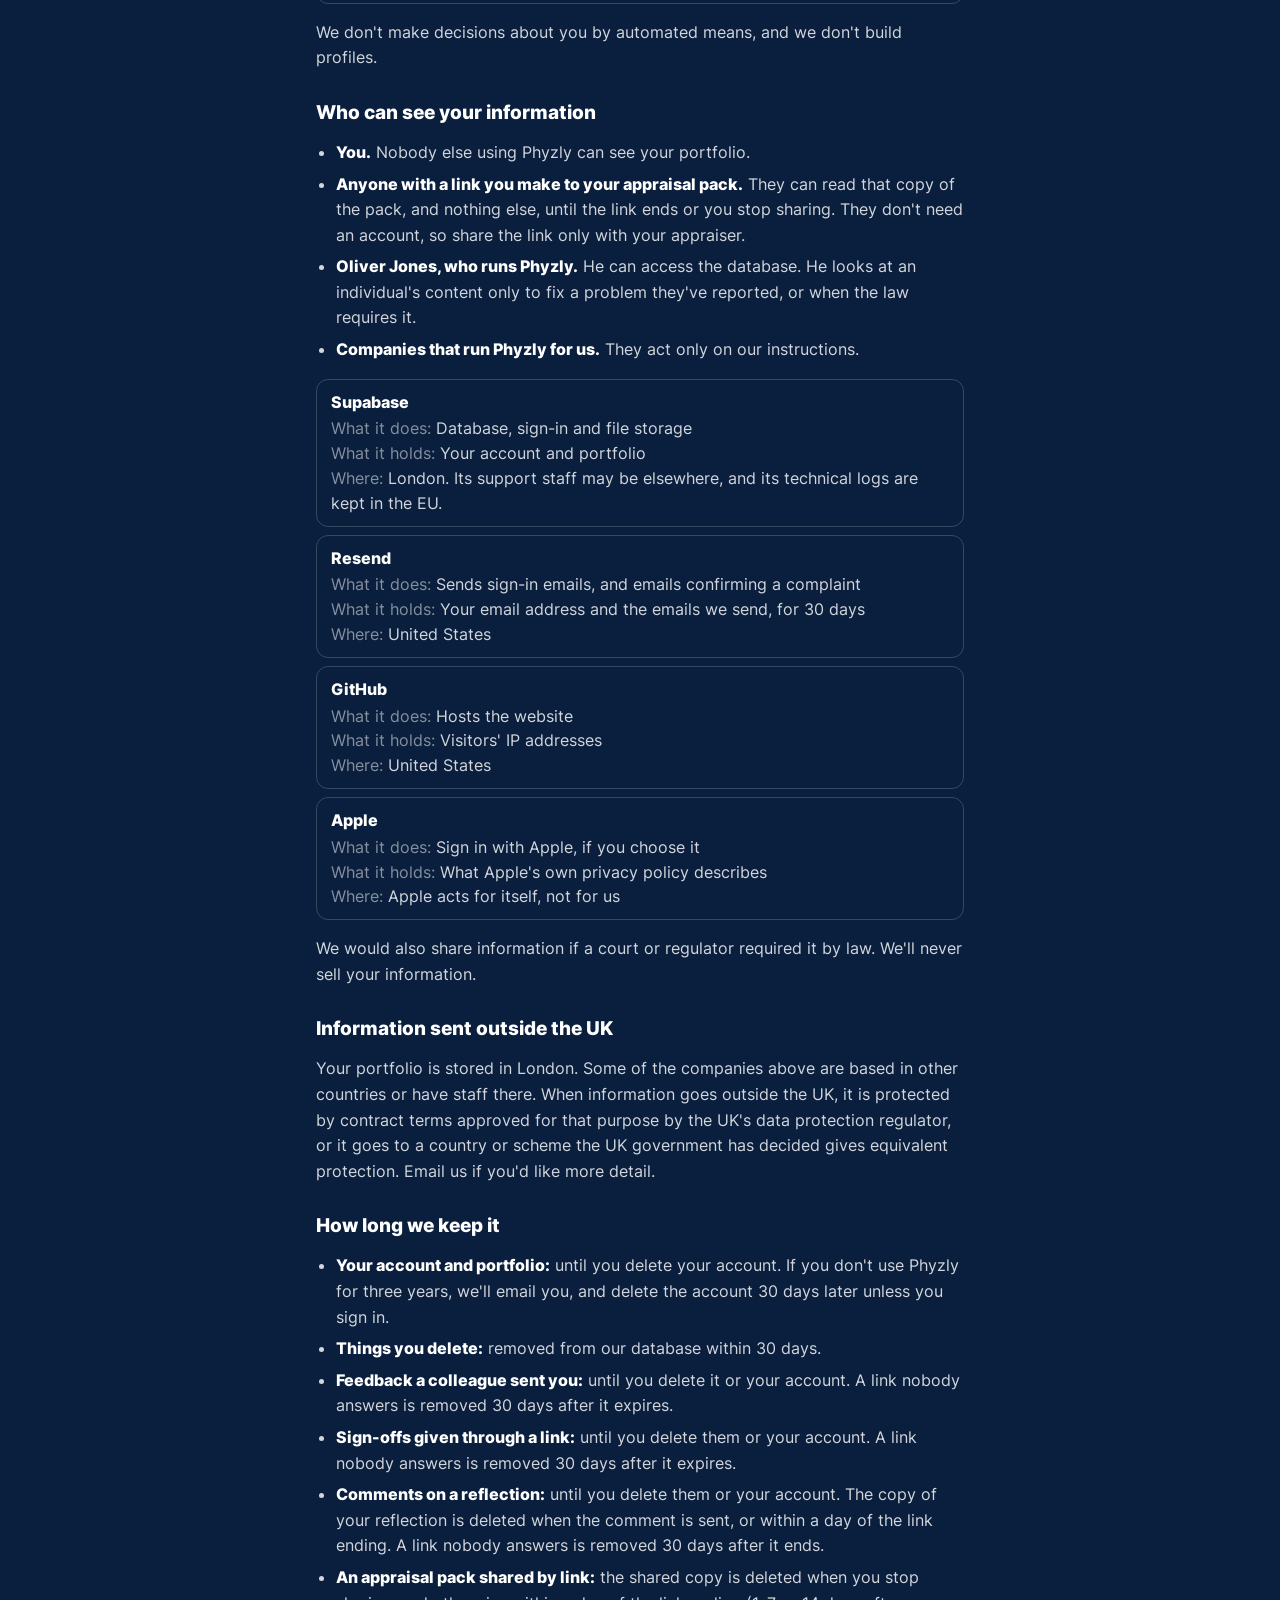
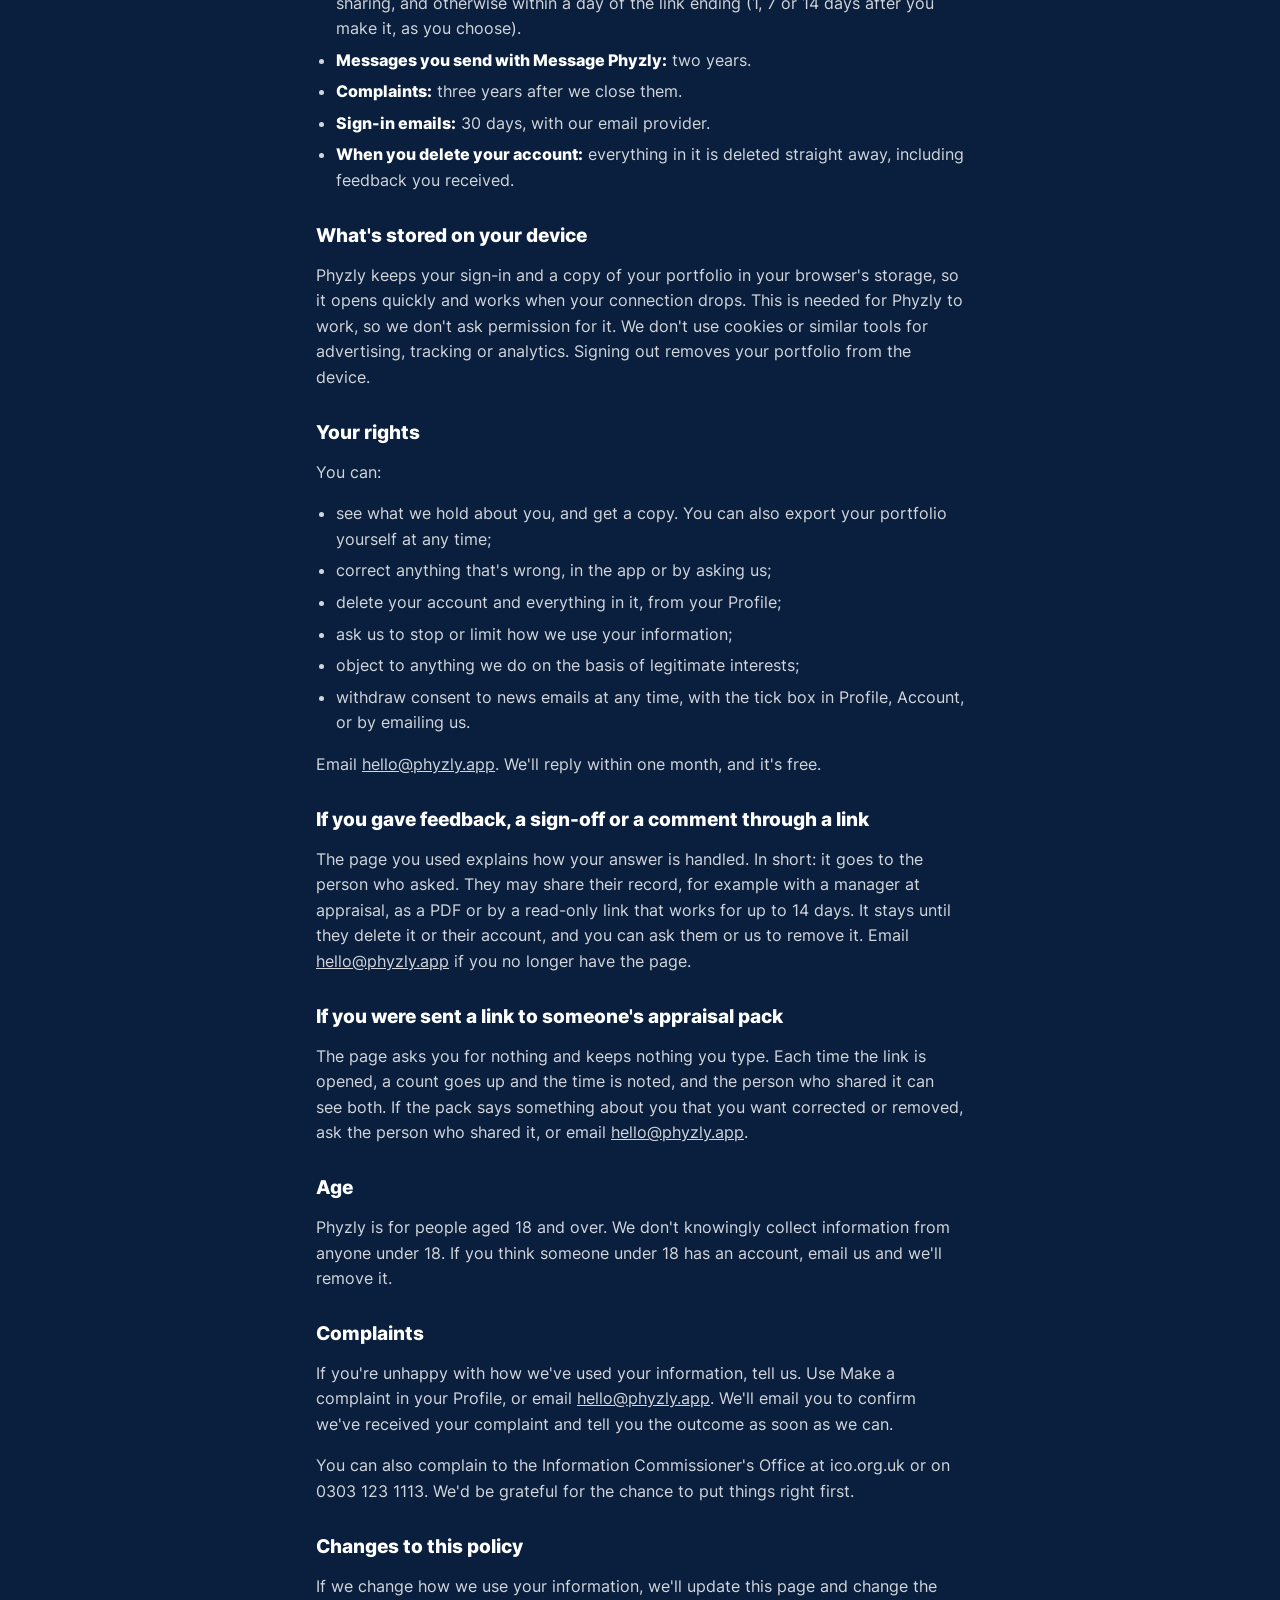
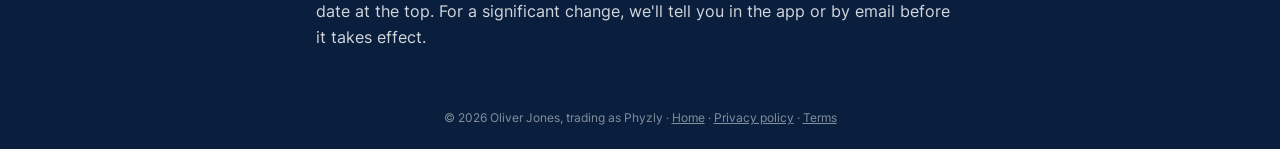
<file: privacy.html>
<!doctype html>
<html lang="en-GB">
<head>
<meta charset="utf-8">
<meta name="viewport" content="width=device-width, initial-scale=1, viewport-fit=cover">
<title>Privacy policy · Phyzly</title>
<meta name="description" content="How Phyzly uses your information.">
<meta name="robots" content="noindex, nofollow">
<meta name="theme-color" content="#0A1F3D">
<link rel="icon" href="/favicon.svg" type="image/svg+xml">
<link rel="stylesheet" href="/site.css">
</head>
<body>
<article class="doc">
<a class="back" href="/">‹ Phyzly</a>
<div class="wm" aria-label="Phyzly">Phy<span>z</span>ly</div>
<h2>Privacy policy</h2>
<p class="tag">Last updated 24 November 2026</p><div class="pzlh" role="heading" aria-level="2">Who we are</div><p>Phyzly is run by Oliver Jones, trading as Phyzly, in the United Kingdom. Oliver is the data controller, which means he is responsible for your information. He is registered with the Information Commissioner's Office, number ZC298395.</p><p>Address: 13 Naseby House, Rothwell Road, Kettering, NN16 8WB. Email: <a href="mailto:hello@phyzly.app">hello@phyzly.app</a>.</p><div class="pzlh" role="heading" aria-level="2">The short version</div><ul><li>Your portfolio is yours. Only you can see it, unless you choose to share your appraisal pack, or one reflection for comments, by link.</li><li>We keep what you add so you can use it on any device. We don't sell it, share it for advertising or use it to train AI.</li><li>Phyzly has no advertising, no tracking and no analytics.</li><li>You can export or delete everything at any time.</li><li>Please don't put patient details in Phyzly.</li></ul><div class="pzlh" role="heading" aria-level="2">What we collect</div><div class="pzls" role="heading" aria-level="3">When you create an account</div><ul><li>Your email address and first name.</li><li>How you sign in: a code sent by email, or Sign in with Apple. If you use Apple, Apple gives us your name and an email address, which may be a private relay address.</li><li>Your role, for example student, apprentice or registered physiotherapist, your band or year of study, whether you're newly qualified, and whether you're in a static or rotational post.</li><li>The area you work in or your current rotation, and your career history (your rotations, placements and posts, and when you moved band or role, with their dates, where you worked or studied, and any notes you add on what you learnt), if you add them in Your details.</li><li>That you confirmed you're 18 or over, and whether you asked to receive news by email.</li><li>The invite code you used, while Phyzly is invitation only.</li></ul><div class="pzls" role="heading" aria-level="3">What you add to your portfolio</div><ul><li>CPD entries: dates, titles, types, time spent, reflections, tags and supervision details.</li><li>Photos and PDFs you attach as evidence.</li><li>Your HCPC audit pack: your summary of recent work and your personal statement. Your HCPC registration number, in Your details, if you choose to add it.</li><li>Preceptorship records: dates, goals, meetings, actions and your preceptor's name and role.</li><li>Placement records and apprenticeship records, if you use those tools.</li><li>Links you make to ask for a sign-off: your first name, the review or appraisal, the date it was held and your note, which the person you send the link to will see, and the name of the person you're asking, which only you see.</li><li>Links you make to ask for comments on a reflection: your first name, your note and a copy of that one reflection (its title, date, type, time and what you wrote, but not photos or files), which the person you send the link to will see. The copy is deleted when they comment, when you cancel the link or delete the entry, or within a day of the link ending. Your first name, note, the entry it was for and the dates stay with any comment. The name of the person you're asking stays on your device.</li><li>A link you make to share your appraisal pack: a copy of the pack as it stands, which anyone with the link can read, your first name, when the link ends, and how many times and when it was last opened.</li><li>Feedback and SWOC: feedback you type in, your SWOC and snapshots, and links you make to ask for feedback.</li></ul><div class="pzls" role="heading" aria-level="3">What other people send you</div><ul><li>If you ask a colleague for feedback by link, we store what they write, their role and their name if they give it, so that you can read it.</li><li>If you ask your preceptor, supervisor or appraiser to confirm a review or your appraisal by link, we store their name, their role, their answer, any comment and the date they answered, so that it shows in your record.</li><li>If you ask someone to comment on a reflection by link, we store their name, their role, their comment and the date, so that it shows with that entry.</li></ul><div class="pzls" role="heading" aria-level="3">When you contact us</div><ul><li>Messages you send with Message Phyzly, with the screen you were on, the app version and your browser and device type, so we can find and fix problems.</li><li>Complaints you send us, in the app or by email.</li><li>Emails you send us.</li></ul><div class="pzls" role="heading" aria-level="3">Technical records</div><ul><li>Our database provider records sign-ins, including the time, your IP address and your browser type, to keep accounts secure.</li><li>The company that hosts our website records visitors' IP addresses for security.</li></ul><p>We don't collect your location, your contacts or anything about how you use other apps or websites.</p><div class="pzlh" role="heading" aria-level="2">Information about other people</div><p>Your portfolio may mention colleagues, for example a preceptor's name or a supervisor's role. Add only what you need, and use a role instead of a name where you can. If someone asks us to remove information about them, we'll tell you and, where the law requires, remove it.</p><p>If you share your appraisal pack by link, whoever has the link can read what it says about other people, including feedback colleagues gave you with the names they gave. Check it before you share.</p><div class="pzlh" role="heading" aria-level="2">What not to put in Phyzly</div><p>Don't add patient names, dates of birth, NHS or hospital numbers, photos of patients or anything else that could identify a patient. Phyzly is a personal record of your learning. It isn't approved by your employer or university for holding patient information.</p><p>We don't ask for sensitive information about you, such as your health. If you choose to write about it, we store it so you can read it back, and you can delete it at any time. If it's in your appraisal pack and you share the pack by link, whoever has the link can read it. Take it out first if you'd rather they didn't.</p><div class="pzlh" role="heading" aria-level="2">What we use your information for</div><div class="pzlr"><b>Running your account and keeping your portfolio available on your devices</b><div><span>What we use:</span> Account details and everything you add</div><div><span>Our lawful basis:</span> Contract: we need it to provide the service you signed up for</div></div><div class="pzlr"><b>Sending sign-in codes and essential messages about your account</b><div><span>What we use:</span> Email address</div><div><span>Our lawful basis:</span> Contract</div></div><div class="pzlr"><b>Showing you feedback a colleague sent through your link</b><div><span>What we use:</span> The colleague's role, optional name and words</div><div><span>Our lawful basis:</span> Legitimate interests: yours in getting feedback for your development, and ours in providing the tool</div></div><div class="pzlr"><b>Showing you a sign-off your preceptor, supervisor or appraiser gave through your link</b><div><span>What we use:</span> Their name, role, answer and comment</div><div><span>Our lawful basis:</span> Legitimate interests: yours in keeping a record of your preceptorship or appraisal, and ours in providing the tool</div></div><div class="pzlr"><b>Showing the person you ask one reflection, and showing you their comment on it</b><div><span>What we use:</span> Your first name and note, a copy of that reflection, and their name, role and comment</div><div><span>Our lawful basis:</span> Legitimate interests: yours in learning from their comments and keeping them with your CPD record, and ours in providing the tool</div></div><div class="pzlr"><b>Showing your appraisal pack to whoever has the link you make</b><div><span>What we use:</span> The copy of your pack and your first name</div><div><span>Our lawful basis:</span> Contract: sharing it is part of the service, and happens only when you ask</div></div><div class="pzlr"><b>Showing what your pack says about other people, such as feedback colleagues gave you and a confirmation from your appraiser or preceptor</b><div><span>What we use:</span> Their name, role and words, as they appear in your pack</div><div><span>Our lawful basis:</span> Legitimate interests: yours in showing your appraiser evidence of your development, and ours in providing the tool</div></div><div class="pzlr"><b>Counting how many times a shared link is opened, and when it was last opened</b><div><span>What we use:</span> A count and a time. Nothing that says who opened it</div><div><span>Our lawful basis:</span> Legitimate interests: yours in keeping control of what you've shared, and ours in providing the tool</div></div><div class="pzlr"><b>Keeping accounts and the service secure</b><div><span>What we use:</span> Sign-in records</div><div><span>Our lawful basis:</span> Legitimate interests: preventing misuse</div></div><div class="pzlr"><b>Fixing problems and improving Phyzly</b><div><span>What we use:</span> Messages you send us; counts of accounts and entries, never their content</div><div><span>Our lawful basis:</span> Legitimate interests: running a working service</div></div><div class="pzlr"><b>Dealing with complaints</b><div><span>What we use:</span> What you tell us in the complaint, and your email address so we can reply</div><div><span>Our lawful basis:</span> Legal obligation</div></div><div class="pzlr"><b>Emailing you Phyzly news</b><div><span>What we use:</span> Email address and first name</div><div><span>Our lawful basis:</span> Consent. Only if you ticked the box. You can change your mind at any time.</div></div><div class="pzlr"><b>Meeting legal duties</b><div><span>What we use:</span> Whatever the law requires</div><div><span>Our lawful basis:</span> Legal obligation</div></div><p>We don't make decisions about you by automated means, and we don't build profiles.</p><div class="pzlh" role="heading" aria-level="2">Who can see your information</div><ul><li><b>You.</b> Nobody else using Phyzly can see your portfolio.</li><li><b>Anyone with a link you make to your appraisal pack.</b> They can read that copy of the pack, and nothing else, until the link ends or you stop sharing. They don't need an account, so share the link only with your appraiser.</li><li><b>Oliver Jones, who runs Phyzly.</b> He can access the database. He looks at an individual's content only to fix a problem they've reported, or when the law requires it.</li><li><b>Companies that run Phyzly for us.</b> They act only on our instructions.</li></ul><div class="pzlr"><b>Supabase</b><div><span>What it does:</span> Database, sign-in and file storage</div><div><span>What it holds:</span> Your account and portfolio</div><div><span>Where:</span> London. Its support staff may be elsewhere, and its technical logs are kept in the EU.</div></div><div class="pzlr"><b>Resend</b><div><span>What it does:</span> Sends sign-in emails, and emails confirming a complaint</div><div><span>What it holds:</span> Your email address and the emails we send, for 30 days</div><div><span>Where:</span> United States</div></div><div class="pzlr"><b>GitHub</b><div><span>What it does:</span> Hosts the website</div><div><span>What it holds:</span> Visitors' IP addresses</div><div><span>Where:</span> United States</div></div><div class="pzlr"><b>Apple</b><div><span>What it does:</span> Sign in with Apple, if you choose it</div><div><span>What it holds:</span> What Apple's own privacy policy describes</div><div><span>Where:</span> Apple acts for itself, not for us</div></div><p>We would also share information if a court or regulator required it by law. We'll never sell your information.</p><div class="pzlh" role="heading" aria-level="2">Information sent outside the UK</div><p>Your portfolio is stored in London. Some of the companies above are based in other countries or have staff there. When information goes outside the UK, it is protected by contract terms approved for that purpose by the UK's data protection regulator, or it goes to a country or scheme the UK government has decided gives equivalent protection. Email us if you'd like more detail.</p><div class="pzlh" role="heading" aria-level="2">How long we keep it</div><ul><li><b>Your account and portfolio:</b> until you delete your account. If you don't use Phyzly for three years, we'll email you, and delete the account 30 days later unless you sign in.</li><li><b>Things you delete:</b> removed from our database within 30 days.</li><li><b>Feedback a colleague sent you:</b> until you delete it or your account. A link nobody answers is removed 30 days after it expires.</li><li><b>Sign-offs given through a link:</b> until you delete them or your account. A link nobody answers is removed 30 days after it expires.</li><li><b>Comments on a reflection:</b> until you delete them or your account. The copy of your reflection is deleted when the comment is sent, or within a day of the link ending. A link nobody answers is removed 30 days after it ends.</li><li><b>An appraisal pack shared by link:</b> the shared copy is deleted when you stop sharing, and otherwise within a day of the link ending (1, 7 or 14 days after you make it, as you choose).</li><li><b>Messages you send with Message Phyzly:</b> two years.</li><li><b>Complaints:</b> three years after we close them.</li><li><b>Sign-in emails:</b> 30 days, with our email provider.</li><li><b>When you delete your account:</b> everything in it is deleted straight away, including feedback you received.</li></ul><div class="pzlh" role="heading" aria-level="2">What's stored on your device</div><p>Phyzly keeps your sign-in and a copy of your portfolio in your browser's storage, so it opens quickly and works when your connection drops. This is needed for Phyzly to work, so we don't ask permission for it. We don't use cookies or similar tools for advertising, tracking or analytics. Signing out removes your portfolio from the device.</p><div class="pzlh" role="heading" aria-level="2">Your rights</div><p>You can:</p><ul><li>see what we hold about you, and get a copy. You can also export your portfolio yourself at any time;</li><li>correct anything that's wrong, in the app or by asking us;</li><li>delete your account and everything in it, from your Profile;</li><li>ask us to stop or limit how we use your information;</li><li>object to anything we do on the basis of legitimate interests;</li><li>withdraw consent to news emails at any time, with the tick box in Profile, Account, or by emailing us.</li></ul><p>Email <a href="mailto:hello@phyzly.app">hello@phyzly.app</a>. We'll reply within one month, and it's free.</p><div class="pzlh" role="heading" aria-level="2">If you gave feedback, a sign-off or a comment through a link</div><p>The page you used explains how your answer is handled. In short: it goes to the person who asked. They may share their record, for example with a manager at appraisal, as a PDF or by a read-only link that works for up to 14 days. It stays until they delete it or their account, and you can ask them or us to remove it. Email <a href="mailto:hello@phyzly.app">hello@phyzly.app</a> if you no longer have the page.</p><div class="pzlh" role="heading" aria-level="2">If you were sent a link to someone's appraisal pack</div><p>The page asks you for nothing and keeps nothing you type. Each time the link is opened, a count goes up and the time is noted, and the person who shared it can see both. If the pack says something about you that you want corrected or removed, ask the person who shared it, or email <a href="mailto:hello@phyzly.app">hello@phyzly.app</a>.</p><div class="pzlh" role="heading" aria-level="2">Age</div><p>Phyzly is for people aged 18 and over. We don't knowingly collect information from anyone under 18. If you think someone under 18 has an account, email us and we'll remove it.</p><div class="pzlh" role="heading" aria-level="2">Complaints</div><p>If you're unhappy with how we've used your information, tell us. Use Make a complaint in your Profile, or email <a href="mailto:hello@phyzly.app">hello@phyzly.app</a>. We'll email you to confirm we've received your complaint and tell you the outcome as soon as we can.</p><p>You can also complain to the Information Commissioner's Office at ico.org.uk or on 0303 123 1113. We'd be grateful for the chance to put things right first.</p><div class="pzlh" role="heading" aria-level="2">Changes to this policy</div><p>If we change how we use your information, we'll update this page and change the date at the top. For a significant change, we'll tell you in the app or by email before it takes effect.</p>
</article>
<footer>© 2026 Oliver Jones, trading as Phyzly · <a href="/">Home</a> · <a href="/privacy.html">Privacy policy</a> · <a href="/terms.html">Terms</a></footer>
</body>
</html>
</file>
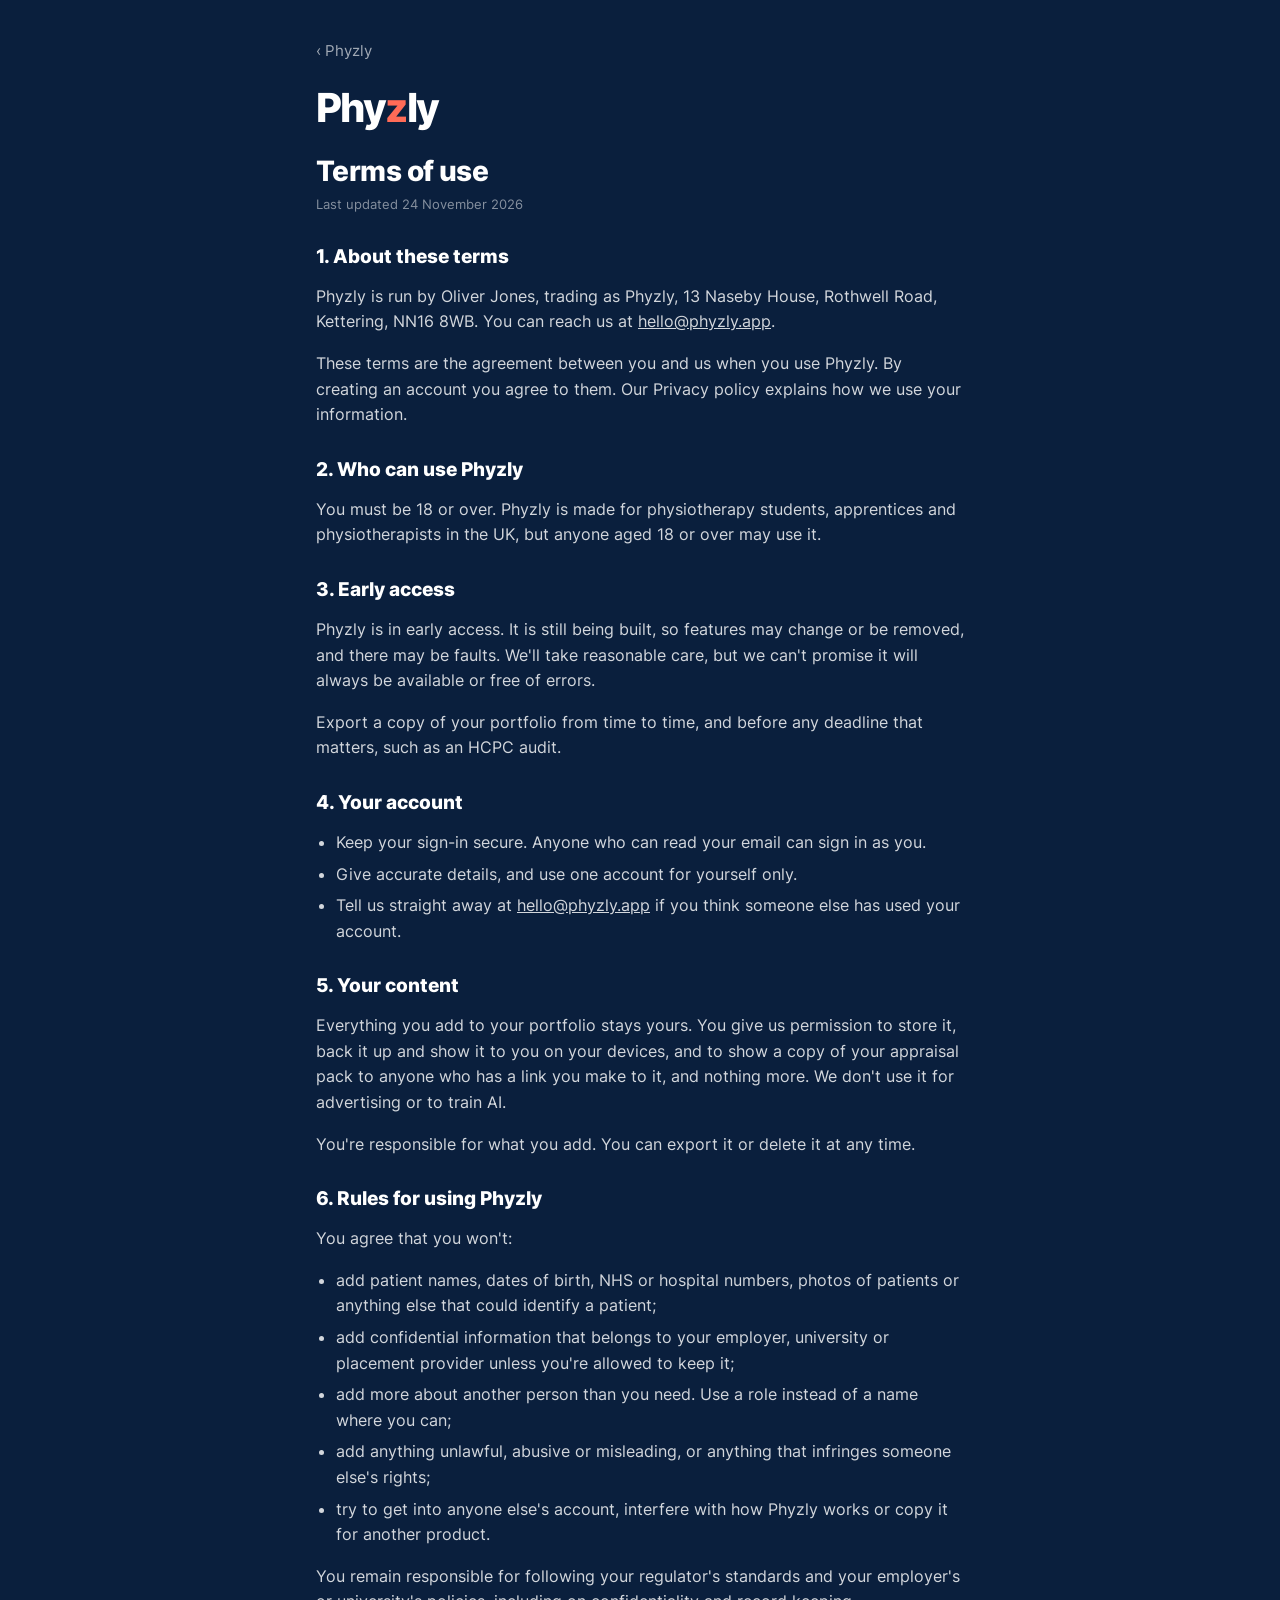
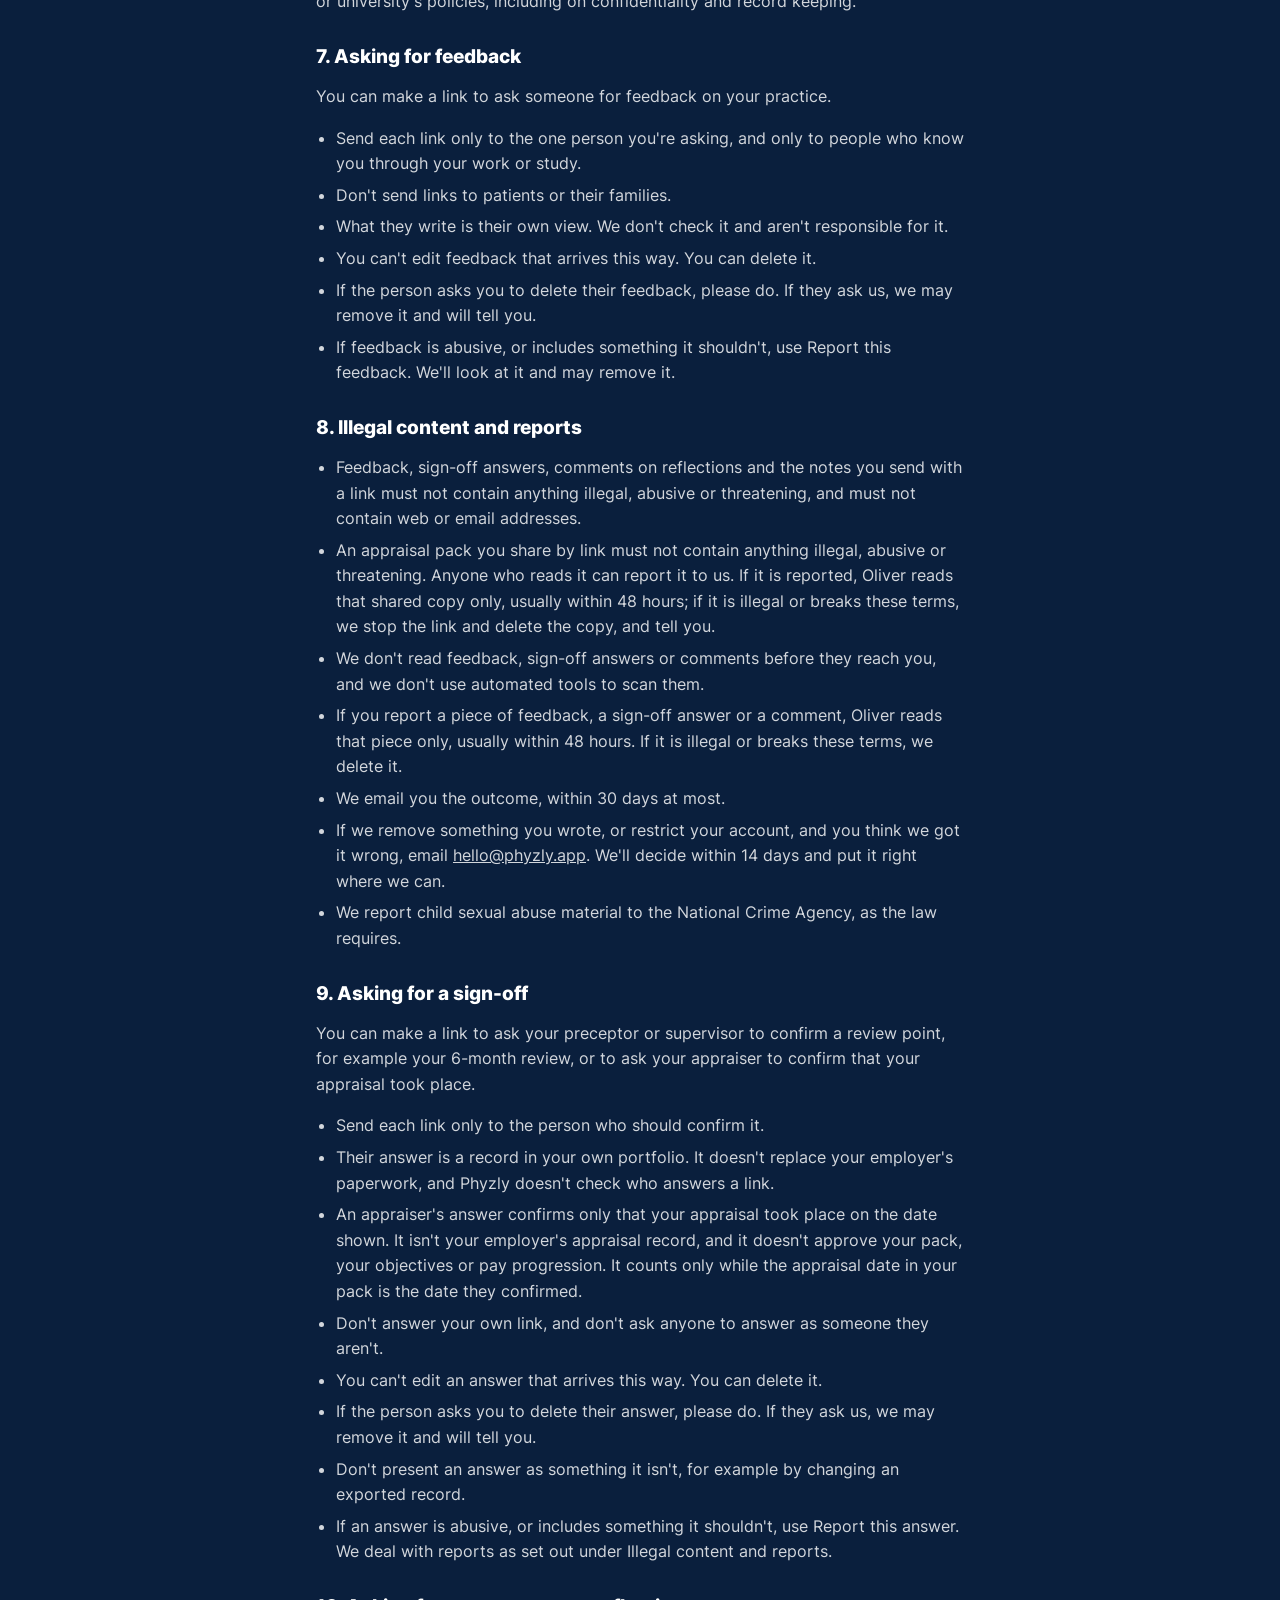
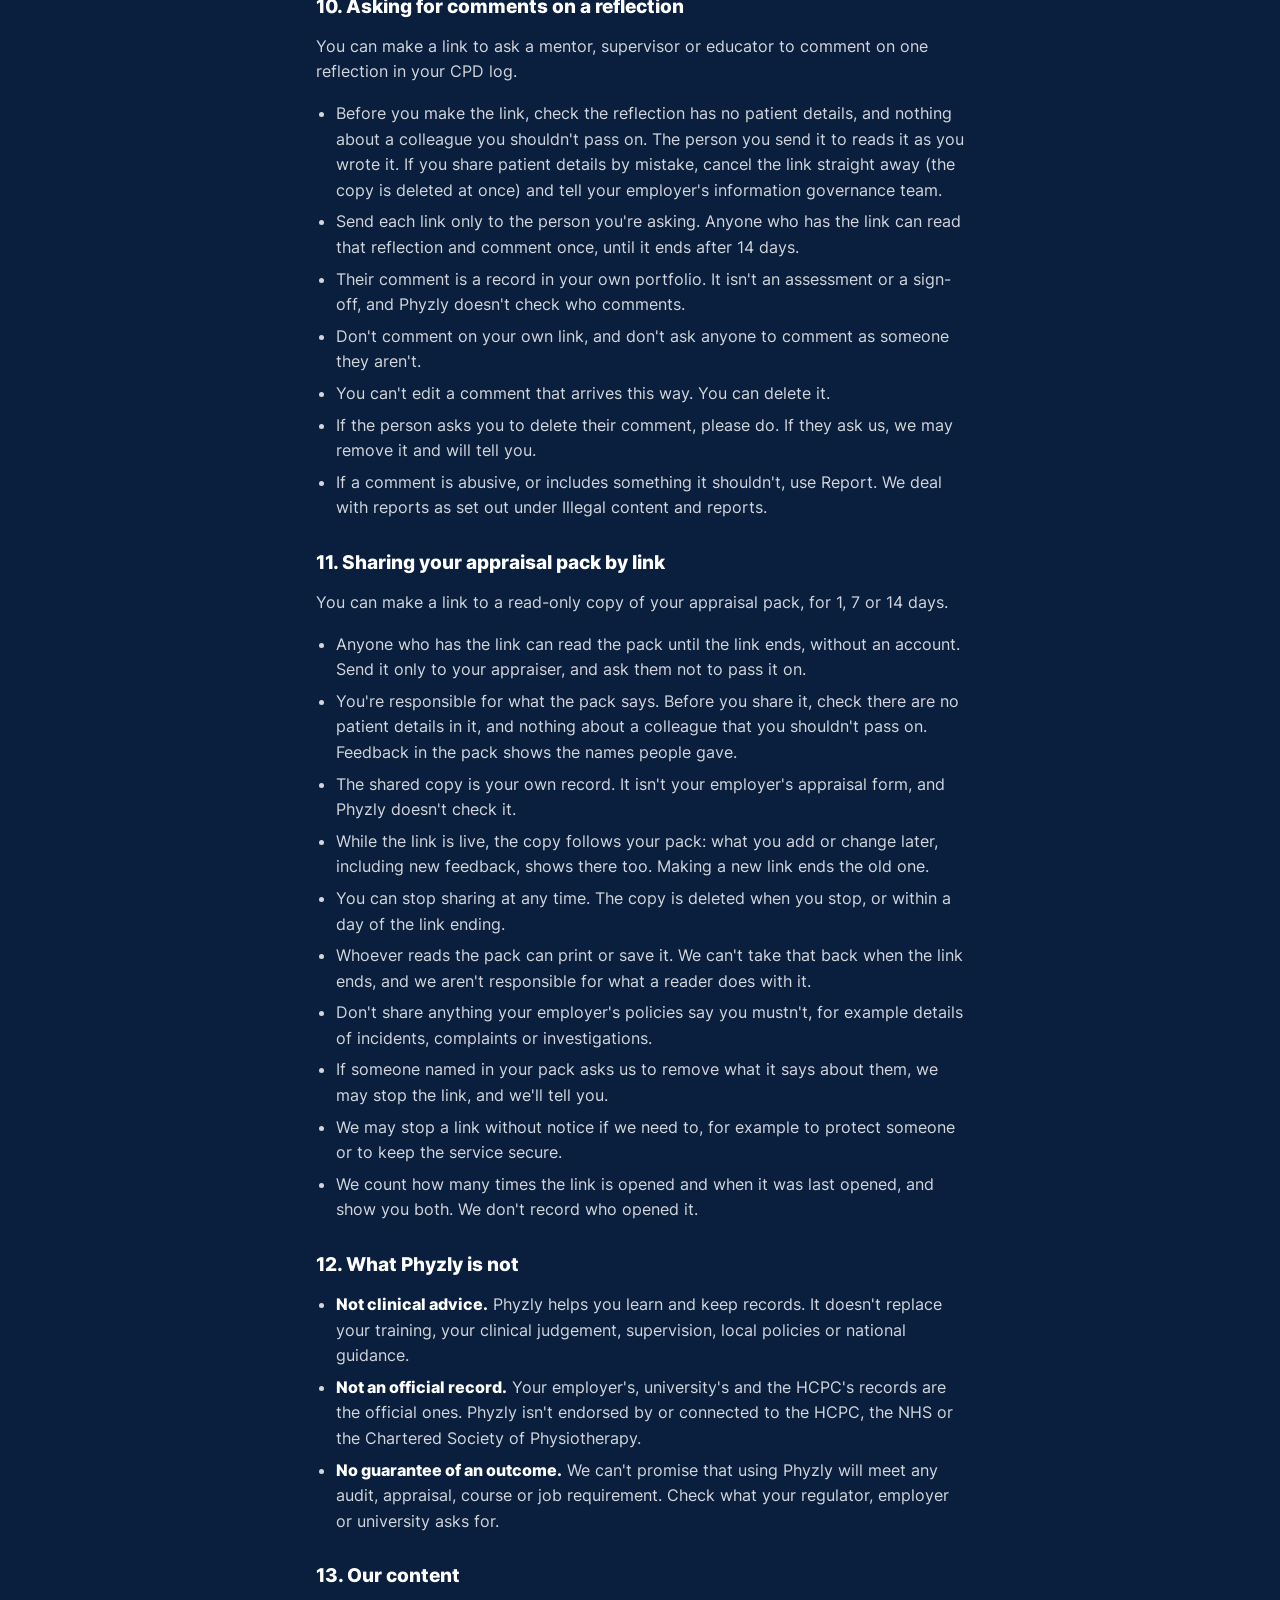
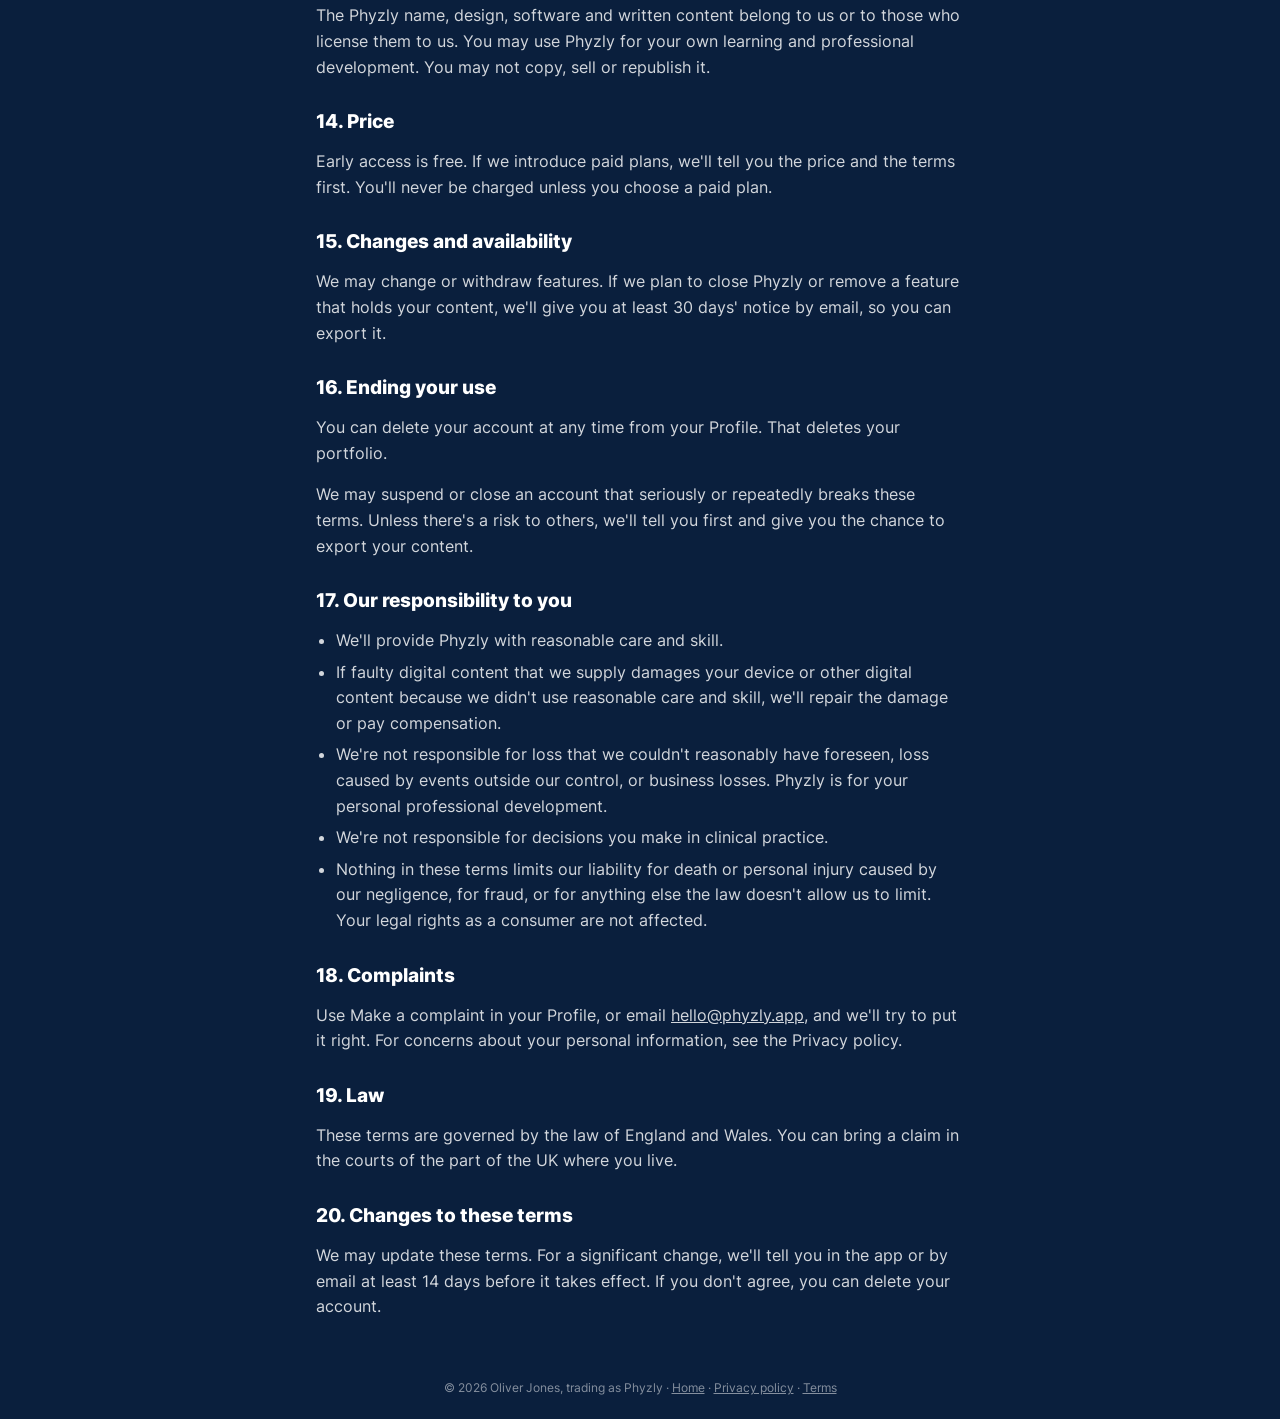
<file: terms.html>
<!doctype html>
<html lang="en-GB">
<head>
<meta charset="utf-8">
<meta name="viewport" content="width=device-width, initial-scale=1, viewport-fit=cover">
<title>Terms of use · Phyzly</title>
<meta name="description" content="The terms for using Phyzly.">
<meta name="robots" content="noindex, nofollow">
<meta name="theme-color" content="#0A1F3D">
<link rel="icon" href="/favicon.svg" type="image/svg+xml">
<link rel="stylesheet" href="/site.css">
</head>
<body>
<article class="doc">
<a class="back" href="/">‹ Phyzly</a>
<div class="wm" aria-label="Phyzly">Phy<span>z</span>ly</div>
<h2>Terms of use</h2>
<p class="tag">Last updated 24 November 2026</p><div class="pzlh" role="heading" aria-level="2">1. About these terms</div><p>Phyzly is run by Oliver Jones, trading as Phyzly, 13 Naseby House, Rothwell Road, Kettering, NN16 8WB. You can reach us at <a href="mailto:hello@phyzly.app">hello@phyzly.app</a>.</p><p>These terms are the agreement between you and us when you use Phyzly. By creating an account you agree to them. Our Privacy policy explains how we use your information.</p><div class="pzlh" role="heading" aria-level="2">2. Who can use Phyzly</div><p>You must be 18 or over. Phyzly is made for physiotherapy students, apprentices and physiotherapists in the UK, but anyone aged 18 or over may use it.</p><div class="pzlh" role="heading" aria-level="2">3. Early access</div><p>Phyzly is in early access. It is still being built, so features may change or be removed, and there may be faults. We'll take reasonable care, but we can't promise it will always be available or free of errors.</p><p>Export a copy of your portfolio from time to time, and before any deadline that matters, such as an HCPC audit.</p><div class="pzlh" role="heading" aria-level="2">4. Your account</div><ul><li>Keep your sign-in secure. Anyone who can read your email can sign in as you.</li><li>Give accurate details, and use one account for yourself only.</li><li>Tell us straight away at <a href="mailto:hello@phyzly.app">hello@phyzly.app</a> if you think someone else has used your account.</li></ul><div class="pzlh" role="heading" aria-level="2">5. Your content</div><p>Everything you add to your portfolio stays yours. You give us permission to store it, back it up and show it to you on your devices, and to show a copy of your appraisal pack to anyone who has a link you make to it, and nothing more. We don't use it for advertising or to train AI.</p><p>You're responsible for what you add. You can export it or delete it at any time.</p><div class="pzlh" role="heading" aria-level="2">6. Rules for using Phyzly</div><p>You agree that you won't:</p><ul><li>add patient names, dates of birth, NHS or hospital numbers, photos of patients or anything else that could identify a patient;</li><li>add confidential information that belongs to your employer, university or placement provider unless you're allowed to keep it;</li><li>add more about another person than you need. Use a role instead of a name where you can;</li><li>add anything unlawful, abusive or misleading, or anything that infringes someone else's rights;</li><li>try to get into anyone else's account, interfere with how Phyzly works or copy it for another product.</li></ul><p>You remain responsible for following your regulator's standards and your employer's or university's policies, including on confidentiality and record keeping.</p><div class="pzlh" role="heading" aria-level="2">7. Asking for feedback</div><p>You can make a link to ask someone for feedback on your practice.</p><ul><li>Send each link only to the one person you're asking, and only to people who know you through your work or study.</li><li>Don't send links to patients or their families.</li><li>What they write is their own view. We don't check it and aren't responsible for it.</li><li>You can't edit feedback that arrives this way. You can delete it.</li><li>If the person asks you to delete their feedback, please do. If they ask us, we may remove it and will tell you.</li><li>If feedback is abusive, or includes something it shouldn't, use Report this feedback. We'll look at it and may remove it.</li></ul><div class="pzlh" role="heading" aria-level="2">8. Illegal content and reports</div><ul><li>Feedback, sign-off answers, comments on reflections and the notes you send with a link must not contain anything illegal, abusive or threatening, and must not contain web or email addresses.</li><li>An appraisal pack you share by link must not contain anything illegal, abusive or threatening. Anyone who reads it can report it to us. If it is reported, Oliver reads that shared copy only, usually within 48 hours; if it is illegal or breaks these terms, we stop the link and delete the copy, and tell you.</li><li>We don't read feedback, sign-off answers or comments before they reach you, and we don't use automated tools to scan them.</li><li>If you report a piece of feedback, a sign-off answer or a comment, Oliver reads that piece only, usually within 48 hours. If it is illegal or breaks these terms, we delete it.</li><li>We email you the outcome, within 30 days at most.</li><li>If we remove something you wrote, or restrict your account, and you think we got it wrong, email <a href="mailto:hello@phyzly.app">hello@phyzly.app</a>. We'll decide within 14 days and put it right where we can.</li><li>We report child sexual abuse material to the National Crime Agency, as the law requires.</li></ul><div class="pzlh" role="heading" aria-level="2">9. Asking for a sign-off</div><p>You can make a link to ask your preceptor or supervisor to confirm a review point, for example your 6-month review, or to ask your appraiser to confirm that your appraisal took place.</p><ul><li>Send each link only to the person who should confirm it.</li><li>Their answer is a record in your own portfolio. It doesn't replace your employer's paperwork, and Phyzly doesn't check who answers a link.</li><li>An appraiser's answer confirms only that your appraisal took place on the date shown. It isn't your employer's appraisal record, and it doesn't approve your pack, your objectives or pay progression. It counts only while the appraisal date in your pack is the date they confirmed.</li><li>Don't answer your own link, and don't ask anyone to answer as someone they aren't.</li><li>You can't edit an answer that arrives this way. You can delete it.</li><li>If the person asks you to delete their answer, please do. If they ask us, we may remove it and will tell you.</li><li>Don't present an answer as something it isn't, for example by changing an exported record.</li><li>If an answer is abusive, or includes something it shouldn't, use Report this answer. We deal with reports as set out under Illegal content and reports.</li></ul><div class="pzlh" role="heading" aria-level="2">10. Asking for comments on a reflection</div><p>You can make a link to ask a mentor, supervisor or educator to comment on one reflection in your CPD log.</p><ul><li>Before you make the link, check the reflection has no patient details, and nothing about a colleague you shouldn't pass on. The person you send it to reads it as you wrote it. If you share patient details by mistake, cancel the link straight away (the copy is deleted at once) and tell your employer's information governance team.</li><li>Send each link only to the person you're asking. Anyone who has the link can read that reflection and comment once, until it ends after 14 days.</li><li>Their comment is a record in your own portfolio. It isn't an assessment or a sign-off, and Phyzly doesn't check who comments.</li><li>Don't comment on your own link, and don't ask anyone to comment as someone they aren't.</li><li>You can't edit a comment that arrives this way. You can delete it.</li><li>If the person asks you to delete their comment, please do. If they ask us, we may remove it and will tell you.</li><li>If a comment is abusive, or includes something it shouldn't, use Report. We deal with reports as set out under Illegal content and reports.</li></ul><div class="pzlh" role="heading" aria-level="2">11. Sharing your appraisal pack by link</div><p>You can make a link to a read-only copy of your appraisal pack, for 1, 7 or 14 days.</p><ul><li>Anyone who has the link can read the pack until the link ends, without an account. Send it only to your appraiser, and ask them not to pass it on.</li><li>You're responsible for what the pack says. Before you share it, check there are no patient details in it, and nothing about a colleague that you shouldn't pass on. Feedback in the pack shows the names people gave.</li><li>The shared copy is your own record. It isn't your employer's appraisal form, and Phyzly doesn't check it.</li><li>While the link is live, the copy follows your pack: what you add or change later, including new feedback, shows there too. Making a new link ends the old one.</li><li>You can stop sharing at any time. The copy is deleted when you stop, or within a day of the link ending.</li><li>Whoever reads the pack can print or save it. We can't take that back when the link ends, and we aren't responsible for what a reader does with it.</li><li>Don't share anything your employer's policies say you mustn't, for example details of incidents, complaints or investigations.</li><li>If someone named in your pack asks us to remove what it says about them, we may stop the link, and we'll tell you.</li><li>We may stop a link without notice if we need to, for example to protect someone or to keep the service secure.</li><li>We count how many times the link is opened and when it was last opened, and show you both. We don't record who opened it.</li></ul><div class="pzlh" role="heading" aria-level="2">12. What Phyzly is not</div><ul><li><b>Not clinical advice.</b> Phyzly helps you learn and keep records. It doesn't replace your training, your clinical judgement, supervision, local policies or national guidance.</li><li><b>Not an official record.</b> Your employer's, university's and the HCPC's records are the official ones. Phyzly isn't endorsed by or connected to the HCPC, the NHS or the Chartered Society of Physiotherapy.</li><li><b>No guarantee of an outcome.</b> We can't promise that using Phyzly will meet any audit, appraisal, course or job requirement. Check what your regulator, employer or university asks for.</li></ul><div class="pzlh" role="heading" aria-level="2">13. Our content</div><p>The Phyzly name, design, software and written content belong to us or to those who license them to us. You may use Phyzly for your own learning and professional development. You may not copy, sell or republish it.</p><div class="pzlh" role="heading" aria-level="2">14. Price</div><p>Early access is free. If we introduce paid plans, we'll tell you the price and the terms first. You'll never be charged unless you choose a paid plan.</p><div class="pzlh" role="heading" aria-level="2">15. Changes and availability</div><p>We may change or withdraw features. If we plan to close Phyzly or remove a feature that holds your content, we'll give you at least 30 days' notice by email, so you can export it.</p><div class="pzlh" role="heading" aria-level="2">16. Ending your use</div><p>You can delete your account at any time from your Profile. That deletes your portfolio.</p><p>We may suspend or close an account that seriously or repeatedly breaks these terms. Unless there's a risk to others, we'll tell you first and give you the chance to export your content.</p><div class="pzlh" role="heading" aria-level="2">17. Our responsibility to you</div><ul><li>We'll provide Phyzly with reasonable care and skill.</li><li>If faulty digital content that we supply damages your device or other digital content because we didn't use reasonable care and skill, we'll repair the damage or pay compensation.</li><li>We're not responsible for loss that we couldn't reasonably have foreseen, loss caused by events outside our control, or business losses. Phyzly is for your personal professional development.</li><li>We're not responsible for decisions you make in clinical practice.</li><li>Nothing in these terms limits our liability for death or personal injury caused by our negligence, for fraud, or for anything else the law doesn't allow us to limit. Your legal rights as a consumer are not affected.</li></ul><div class="pzlh" role="heading" aria-level="2">18. Complaints</div><p>Use Make a complaint in your Profile, or email <a href="mailto:hello@phyzly.app">hello@phyzly.app</a>, and we'll try to put it right. For concerns about your personal information, see the Privacy policy.</p><div class="pzlh" role="heading" aria-level="2">19. Law</div><p>These terms are governed by the law of England and Wales. You can bring a claim in the courts of the part of the UK where you live.</p><div class="pzlh" role="heading" aria-level="2">20. Changes to these terms</div><p>We may update these terms. For a significant change, we'll tell you in the app or by email at least 14 days before it takes effect. If you don't agree, you can delete your account.</p>
</article>
<footer>© 2026 Oliver Jones, trading as Phyzly · <a href="/">Home</a> · <a href="/privacy.html">Privacy policy</a> · <a href="/terms.html">Terms</a></footer>
</body>
</html>
</file>
<file: site.css>
@font-face{font-family:Inter;font-style:normal;font-weight:400;font-display:swap;src:url(/fonts/inter-latin-400-normal.woff2) format("woff2")}
@font-face{font-family:Inter;font-style:normal;font-weight:600;font-display:swap;src:url(/fonts/inter-latin-600-normal.woff2) format("woff2")}
@font-face{font-family:Inter;font-style:normal;font-weight:800;font-display:swap;src:url(/fonts/inter-latin-800-normal.woff2) format("woff2")}
:root{--navy:#0A1F3D;--coral:#FF6B57;--blue:#1A6BFF;--soft:rgba(255,255,255,.62);--faint:rgba(255,255,255,.5)}
*{box-sizing:border-box}
html,body{height:100%}
body{margin:0;min-height:100vh;min-height:100dvh;background:var(--navy);color:#fff;font-family:Inter,-apple-system,BlinkMacSystemFont,"Segoe UI",system-ui,sans-serif;-webkit-font-smoothing:antialiased;display:flex;flex-direction:column;overflow-x:hidden}
a{color:inherit}
a:focus-visible,button:focus-visible,input:focus-visible{outline:2px solid #8FB4FF;outline-offset:3px}
main{flex:1;display:flex;flex-direction:column;align-items:center;justify-content:center;text-align:center;padding:48px 16px 24px;position:relative;z-index:1}
.glow{position:fixed;left:50%;top:42%;width:min(560px,140vw);aspect-ratio:1;transform:translate(-50%,-50%);border-radius:50%;background:radial-gradient(closest-side,rgba(26,107,255,.34),rgba(26,107,255,.16) 45%,rgba(26,107,255,.05) 75%,rgba(26,107,255,0));animation:glow 6s ease-in-out infinite;pointer-events:none}
@keyframes glow{0%,100%{opacity:.55;transform:translate(-50%,-50%) scale(1)}50%{opacity:.85;transform:translate(-50%,-50%) scale(1.08)}}
.wm{margin:0;font-size:clamp(56px,11vw,104px);font-weight:800;letter-spacing:-.04em;line-height:1}
.wm span{color:var(--coral)}
.bar{display:grid;grid-template-columns:3fr 1fr 5fr 2fr 2fr;gap:6px;width:clamp(220px,26vw,300px);margin:30px auto 0}
.bar span{display:block;height:5px;border-radius:3px;background:rgba(255,255,255,.18);overflow:hidden}
.bar i{display:block;height:100%;width:102%;background:#fff;border-radius:3px;transform:translateX(-101%);will-change:transform}
.bar span:nth-child(1) i{animation:f0 6.5s linear infinite}
.bar span:nth-child(2) i{animation:f1 6.5s linear infinite}
.bar span:nth-child(3) i{animation:f2 6.5s linear infinite}
.bar span:nth-child(4) i{animation:f3 6.5s linear infinite}
.bar span:nth-child(5) i{animation:f4 6.5s linear infinite}
@keyframes f0{0%{transform:translateX(-101%);opacity:1}15.0%{transform:translateX(0)}82%{transform:translateX(0);opacity:1}92%{transform:translateX(0);opacity:0;animation-timing-function:step-end}97%{transform:translateX(-101%);opacity:0;animation-timing-function:step-end}100%{transform:translateX(-101%);opacity:1}}
@keyframes f1{0%{transform:translateX(-101%);opacity:1}15.0%{transform:translateX(-101%)}20.0%{transform:translateX(0)}82%{transform:translateX(0);opacity:1}92%{transform:translateX(0);opacity:0;animation-timing-function:step-end}97%{transform:translateX(-101%);opacity:0;animation-timing-function:step-end}100%{transform:translateX(-101%);opacity:1}}
@keyframes f2{0%{transform:translateX(-101%);opacity:1}20.0%{transform:translateX(-101%)}45.0%{transform:translateX(0)}82%{transform:translateX(0);opacity:1}92%{transform:translateX(0);opacity:0;animation-timing-function:step-end}97%{transform:translateX(-101%);opacity:0;animation-timing-function:step-end}100%{transform:translateX(-101%);opacity:1}}
@keyframes f3{0%{transform:translateX(-101%);opacity:1}45.0%{transform:translateX(-101%)}55.0%{transform:translateX(0)}82%{transform:translateX(0);opacity:1}92%{transform:translateX(0);opacity:0;animation-timing-function:step-end}97%{transform:translateX(-101%);opacity:0;animation-timing-function:step-end}100%{transform:translateX(-101%);opacity:1}}
@keyframes f4{0%{transform:translateX(-101%);opacity:1}55.0%{transform:translateX(-101%)}65.0%{transform:translateX(0)}82%{transform:translateX(0);opacity:1}92%{transform:translateX(0);opacity:0;animation-timing-function:step-end}97%{transform:translateX(-101%);opacity:0;animation-timing-function:step-end}100%{transform:translateX(-101%);opacity:1}}
@media (prefers-reduced-motion:reduce){.bar span i,.glow{animation:none!important}.bar span:nth-child(-n+2) i{transform:none}}
.strap{margin:18px 0 0;font-size:clamp(22px,2.6vw,28px);font-weight:600;letter-spacing:-.02em;line-height:1.3;color:var(--soft);max-width:22ch;text-wrap:balance}
.strap b{color:#fff;font-weight:800}
.line{margin:22px 0 0;font-size:17px;font-weight:600;letter-spacing:-.01em;line-height:1.4;color:var(--soft)}
.form{display:flex;gap:8px;width:100%;max-width:440px;margin:30px auto 0}
.form input[type=email]{flex:1;min-width:0;height:50px;border-radius:25px;background:rgba(255,255,255,.1);border:1px solid rgba(255,255,255,.18);color:#fff;font:400 16px Inter,system-ui,sans-serif;padding:0 18px}
.form input::placeholder{color:rgba(255,255,255,.55)}
.form button{height:50px;padding:0 20px;border-radius:25px;border:0;background:#fff;color:var(--navy);font:600 16px Inter,system-ui,sans-serif;cursor:pointer;white-space:nowrap}
.form button:disabled{opacity:.6;cursor:default}
.form.done{display:none}
.hp{position:absolute;left:-9999px;width:1px;height:1px;opacity:0}
.sr{position:absolute;width:1px;height:1px;overflow:hidden;clip:rect(0 0 0 0);white-space:nowrap}
.small{margin:12px 0 0;font-size:13px;color:var(--faint);line-height:1.5}
.small.err{color:#FFB3A8}
.small.okm{color:#fff;font-size:16px;font-weight:600;margin-top:30px}
footer{position:relative;z-index:1;text-align:center;font-size:12px;color:var(--faint);padding:20px 16px calc(24px + env(safe-area-inset-bottom))}
/* privacy page */
.doc{flex:1;position:relative;z-index:1;width:100%;max-width:680px;margin:0 auto;padding:40px 16px 24px;text-align:left}
.doc .back{display:inline-block;color:var(--soft);text-decoration:none;font-size:15px;margin-bottom:28px}
.doc .wm{font-size:40px}
.doc h2{font-size:28px;letter-spacing:-.02em;margin:26px 0 6px}
.doc h3{font-size:17px;margin:26px 0 6px}
.doc p,.doc li{font-size:16px;line-height:1.6;color:rgba(255,255,255,.82)}
.doc ul{padding-left:20px}
.doc .upd{color:var(--faint);font-size:13px;margin:0}

/* home page */
.lead{margin:22px auto 0;font-size:17px;line-height:1.5;color:rgba(255,255,255,.82);max-width:34ch;text-wrap:balance}
.cta{display:inline-block;margin:28px 0 0;height:50px;line-height:50px;padding:0 26px;border-radius:25px;background:#fff;color:var(--navy);font-weight:600;font-size:16px;text-decoration:none}
.ctas{display:flex;flex-wrap:wrap;justify-content:center;gap:12px;margin:28px 0 0}.ctas .cta{margin:0}
.cta2{display:inline-block;height:50px;line-height:48px;padding:0 24px;border-radius:25px;border:1px solid rgba(255,255,255,.38);color:#fff;font-weight:600;font-size:16px;text-decoration:none;transition:background .15s,border-color .15s}
.cta2:hover{background:rgba(255,255,255,.08);border-color:rgba(255,255,255,.6)}
.cta:focus-visible,.cta2:focus-visible{outline:2px solid #8FB4FF;outline-offset:3px}
.who{margin:34px auto 0;font-size:13px;line-height:1.6;color:var(--faint);max-width:44ch}
/* policy pages */
.doc .pzlh{font-size:19px;font-weight:800;margin:30px 0 6px;color:#fff}
.doc .pzls{font-size:16px;font-weight:600;margin:16px 0 4px;color:#fff}
.doc .pzlr{border:1px solid rgba(255,255,255,.18);border-radius:12px;padding:10px 14px;margin:0 0 8px;font-size:16px;line-height:1.55;color:rgba(255,255,255,.82)}
.doc .pzlr>b{display:block;color:#fff;margin-bottom:2px}
.doc .pzlr span{color:var(--faint)}
.doc .tag{color:var(--faint);font-size:13px;margin:0}
.doc li{margin:0 0 6px}
.doc b{color:#fff}
</file>
